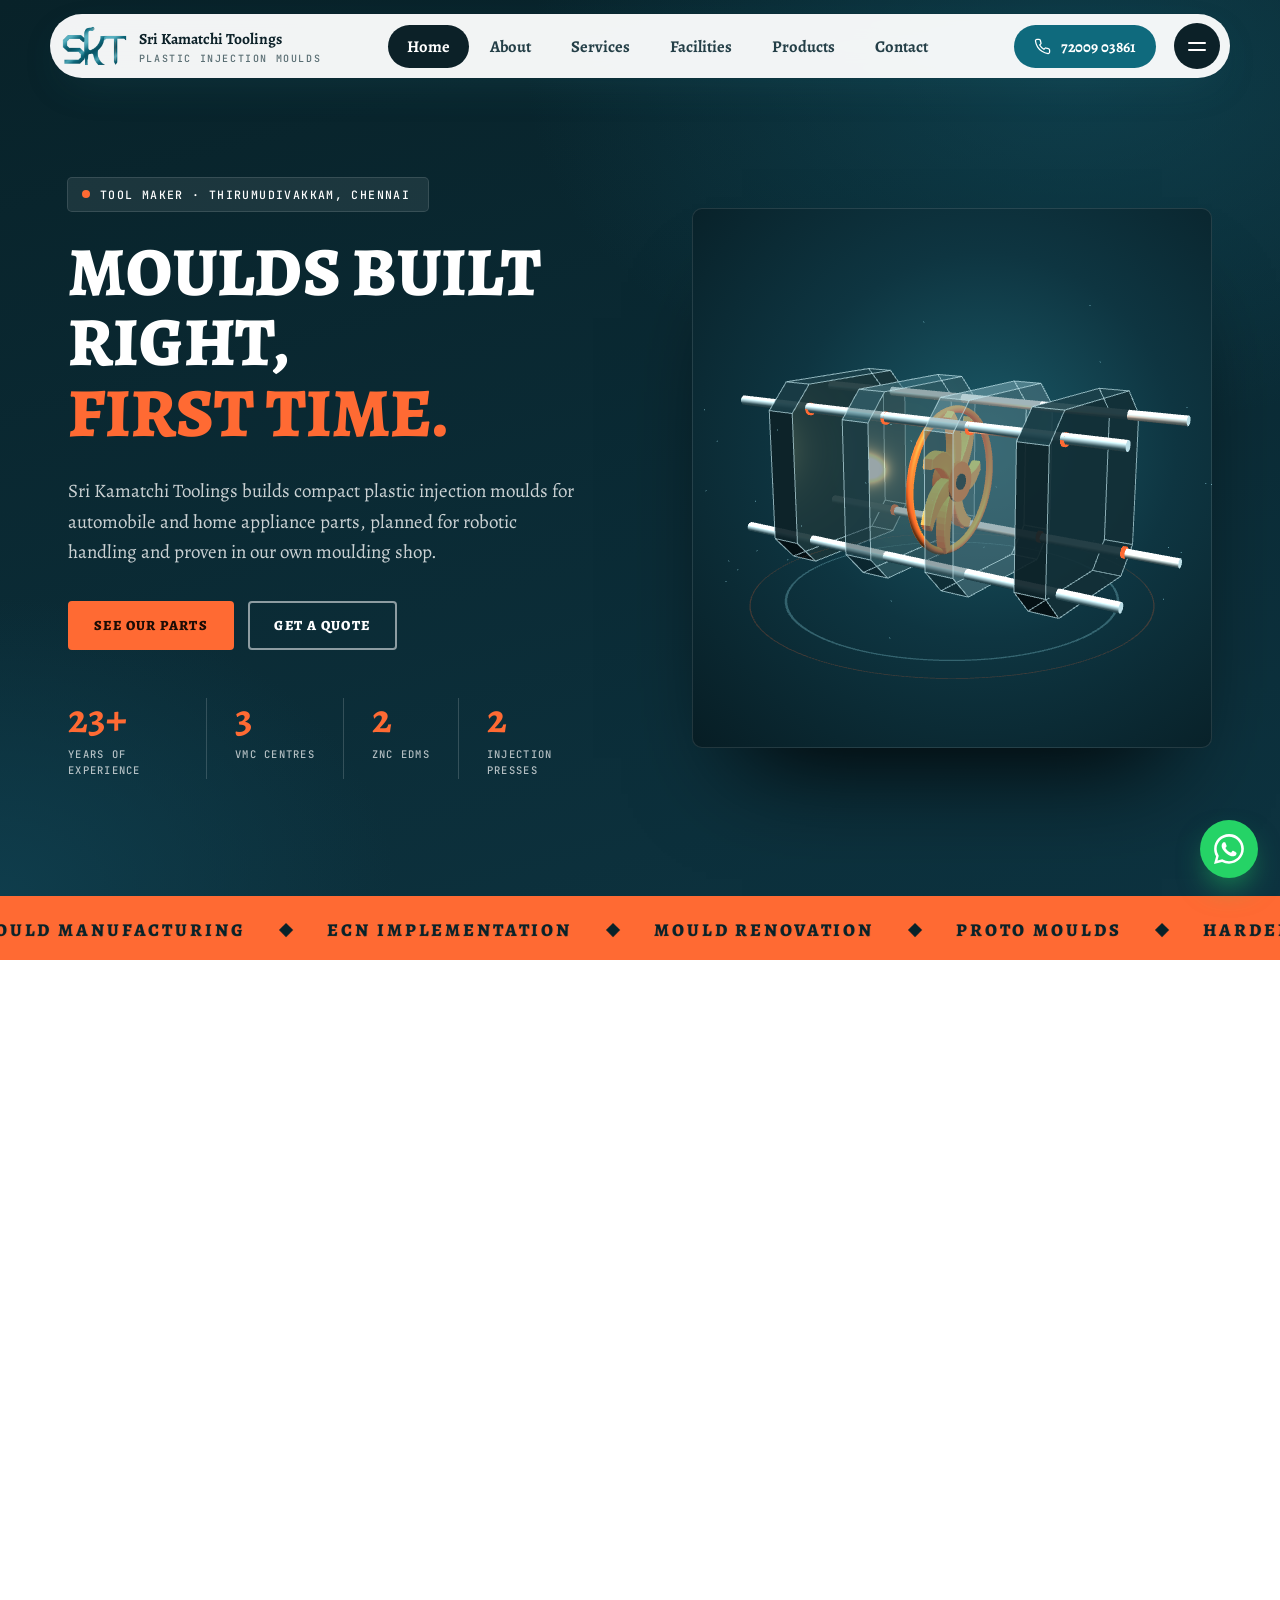
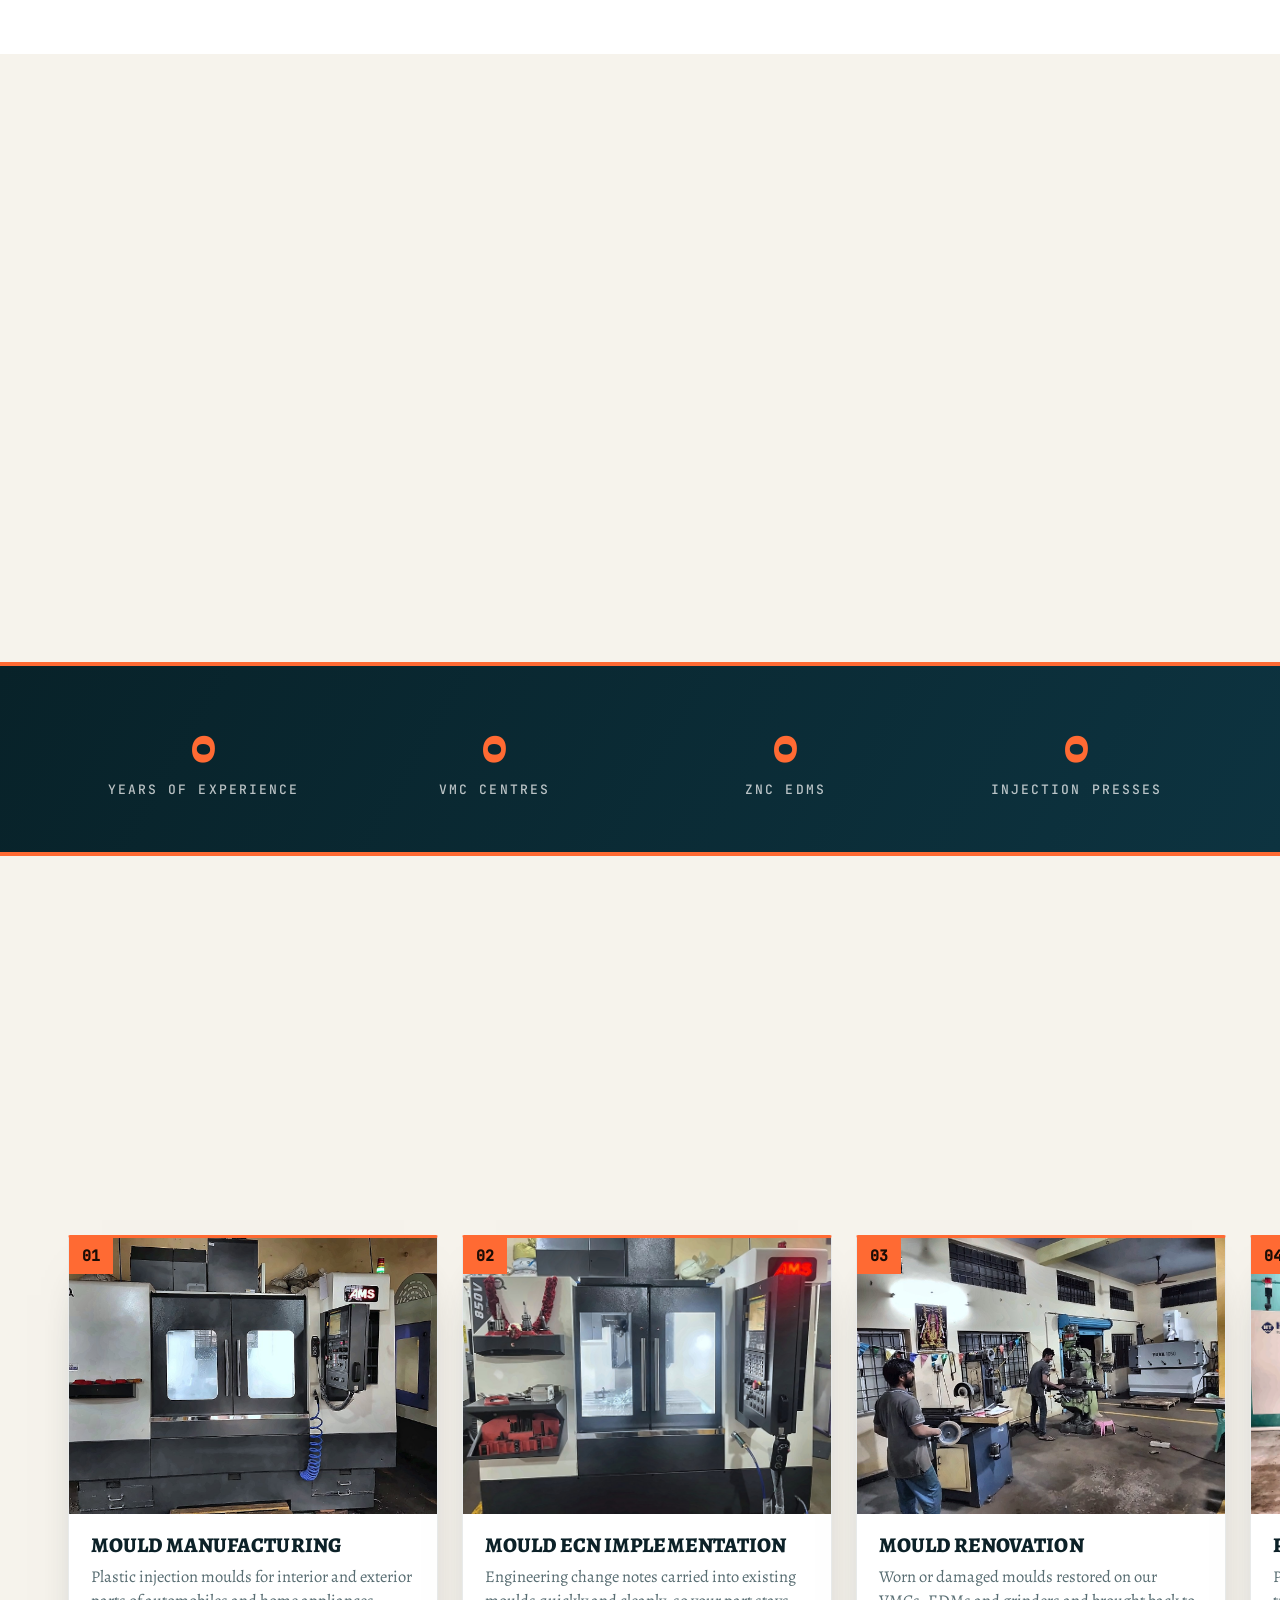
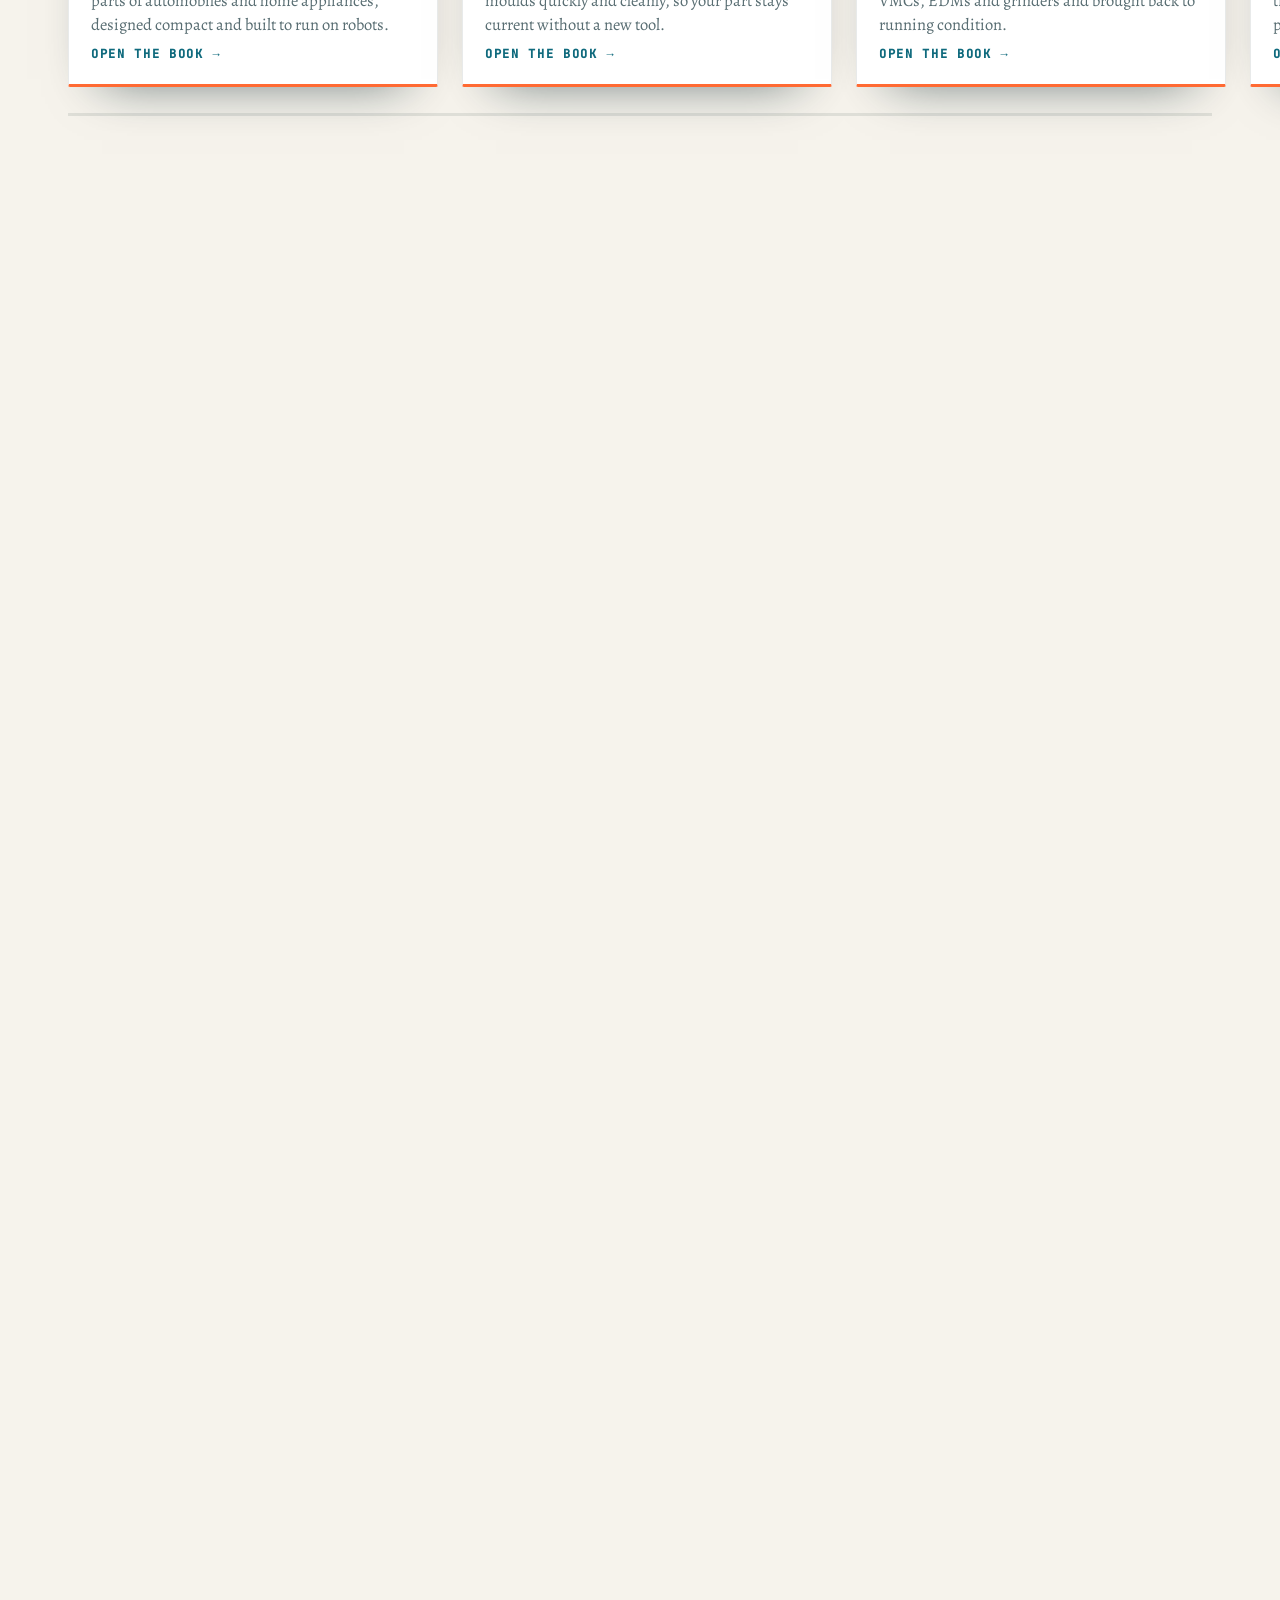
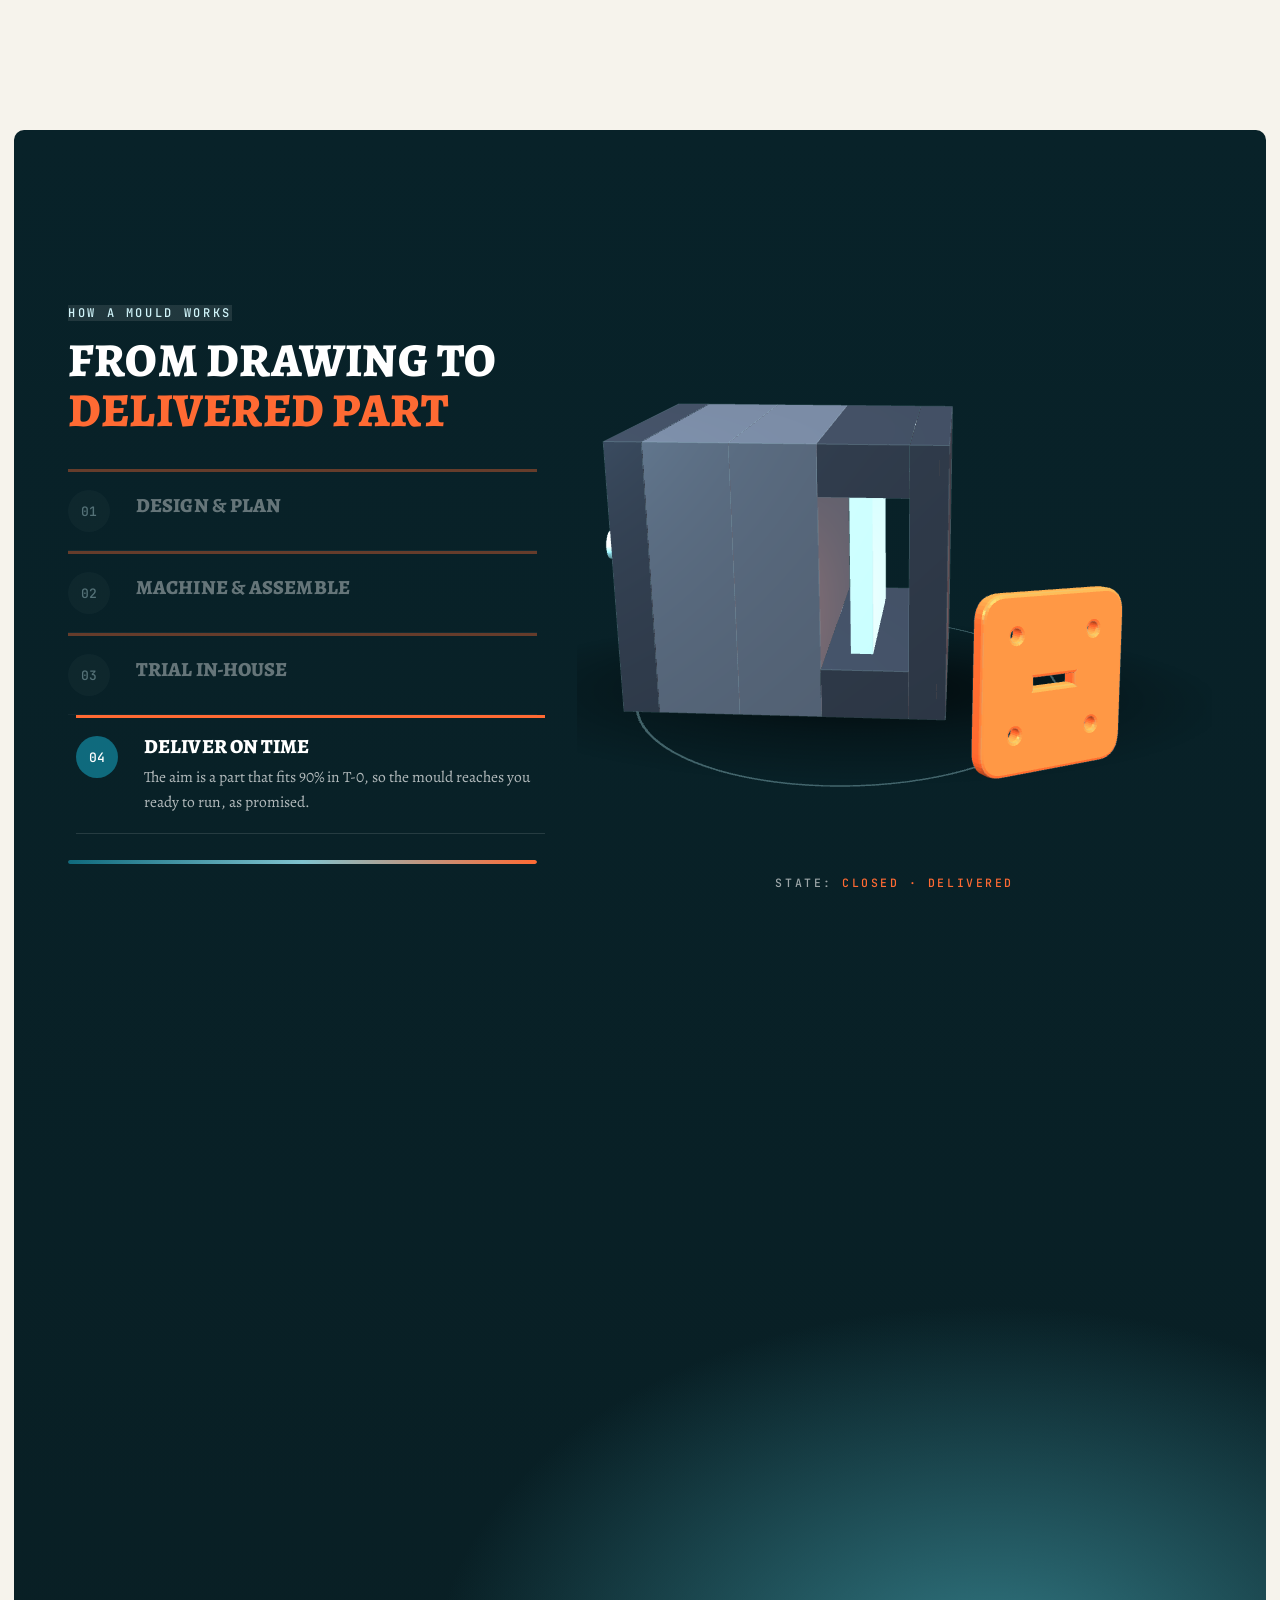
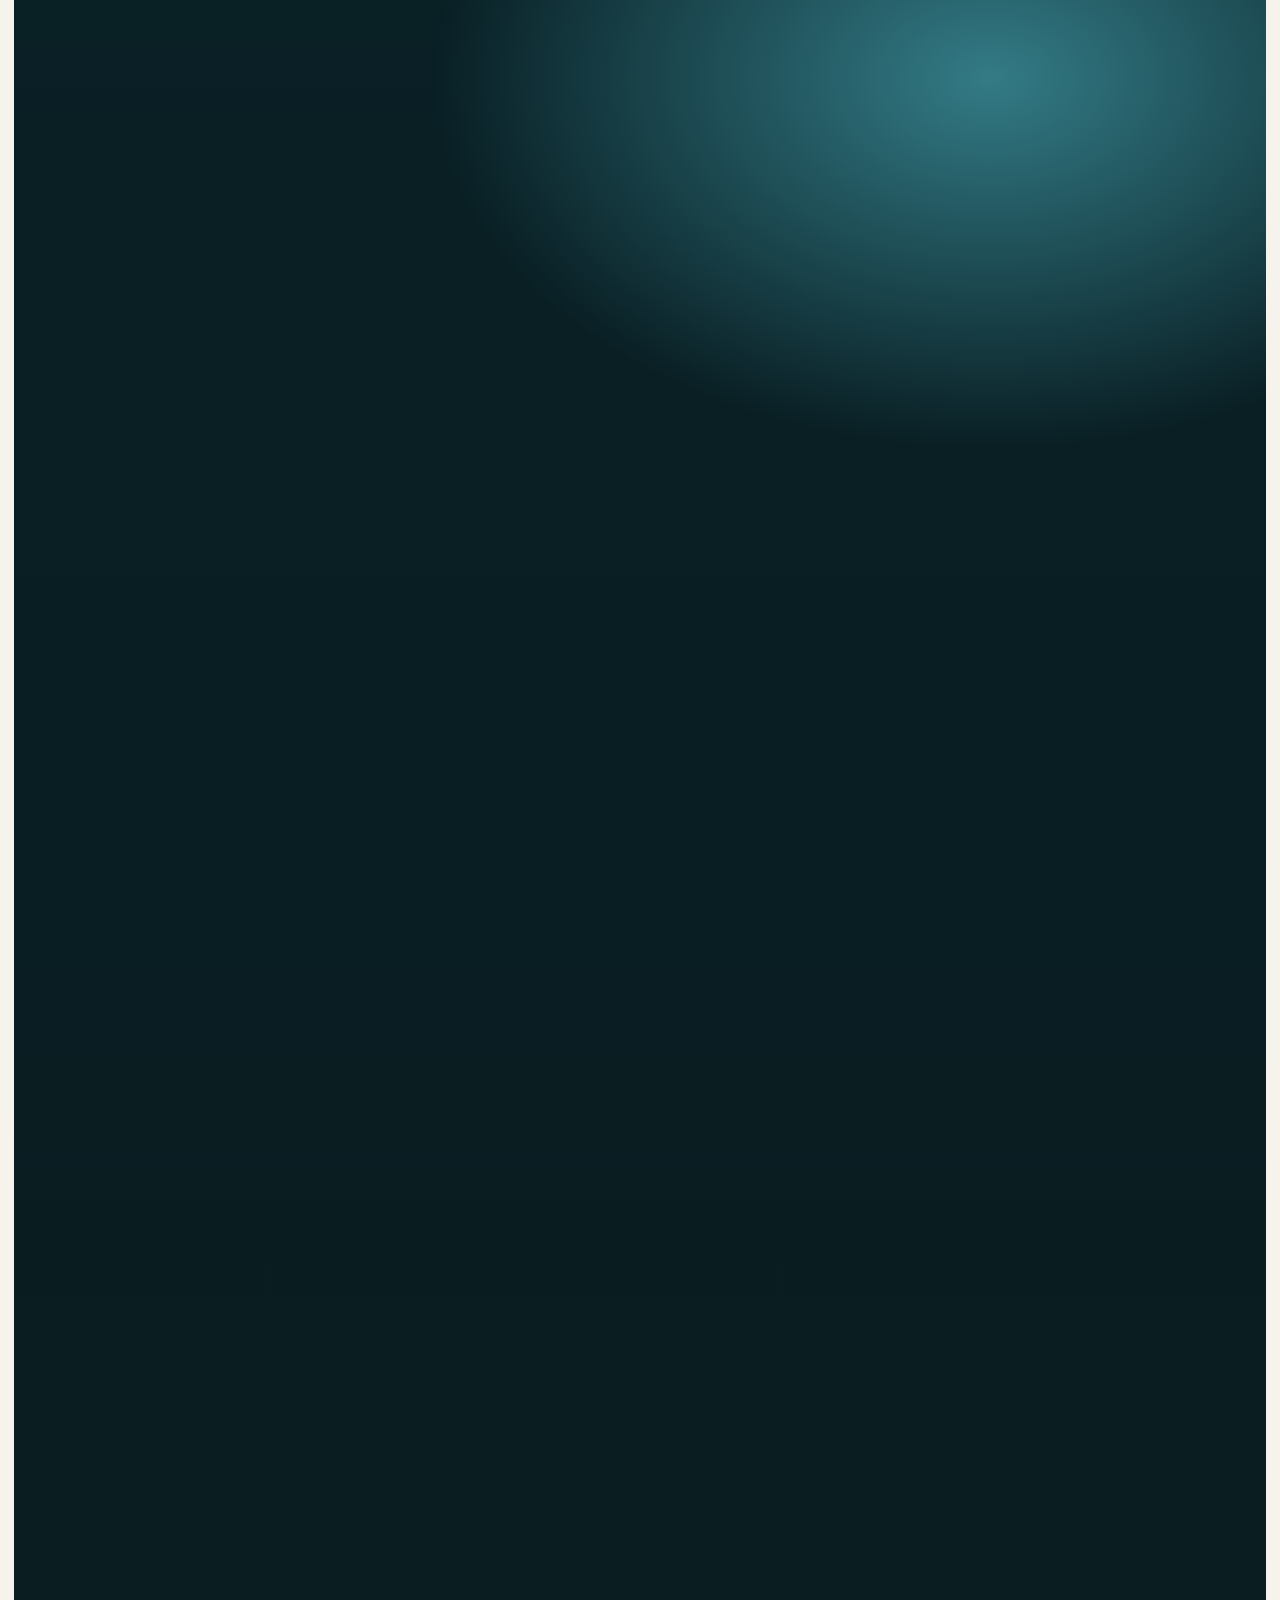
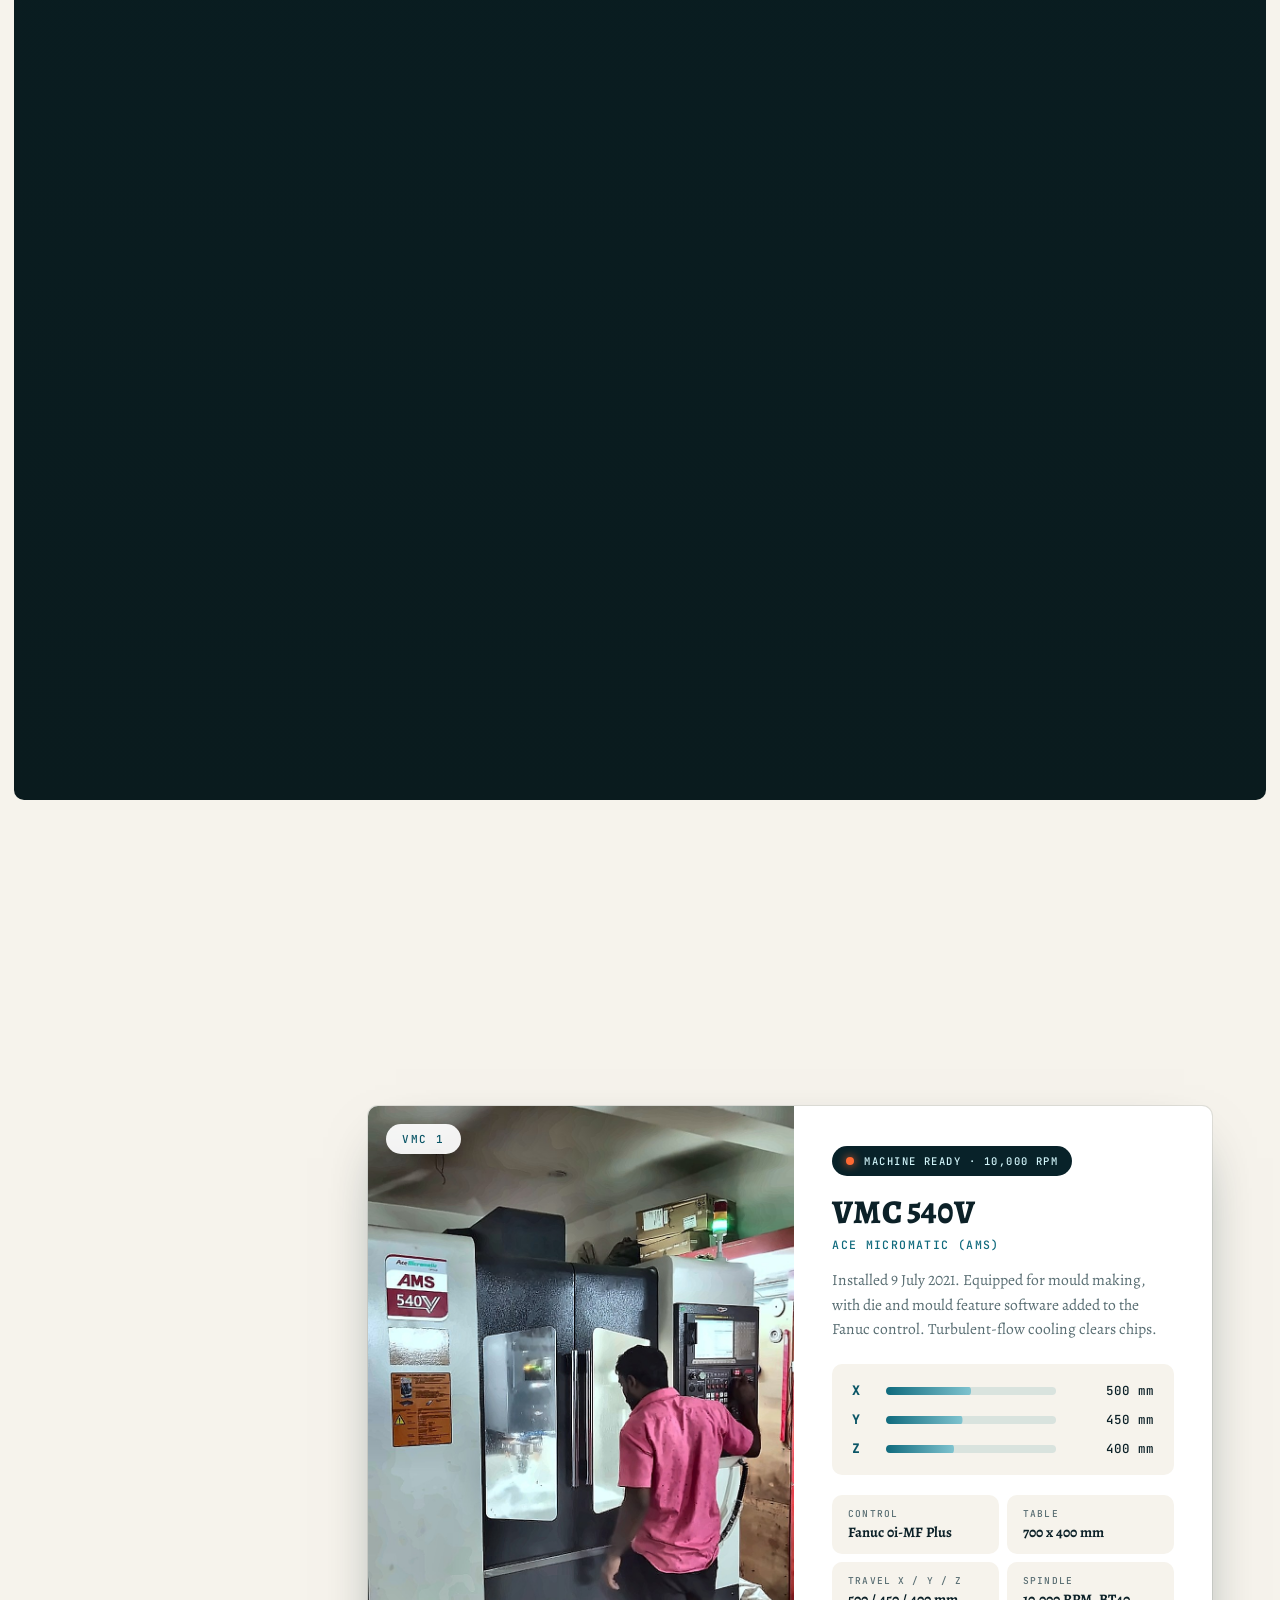
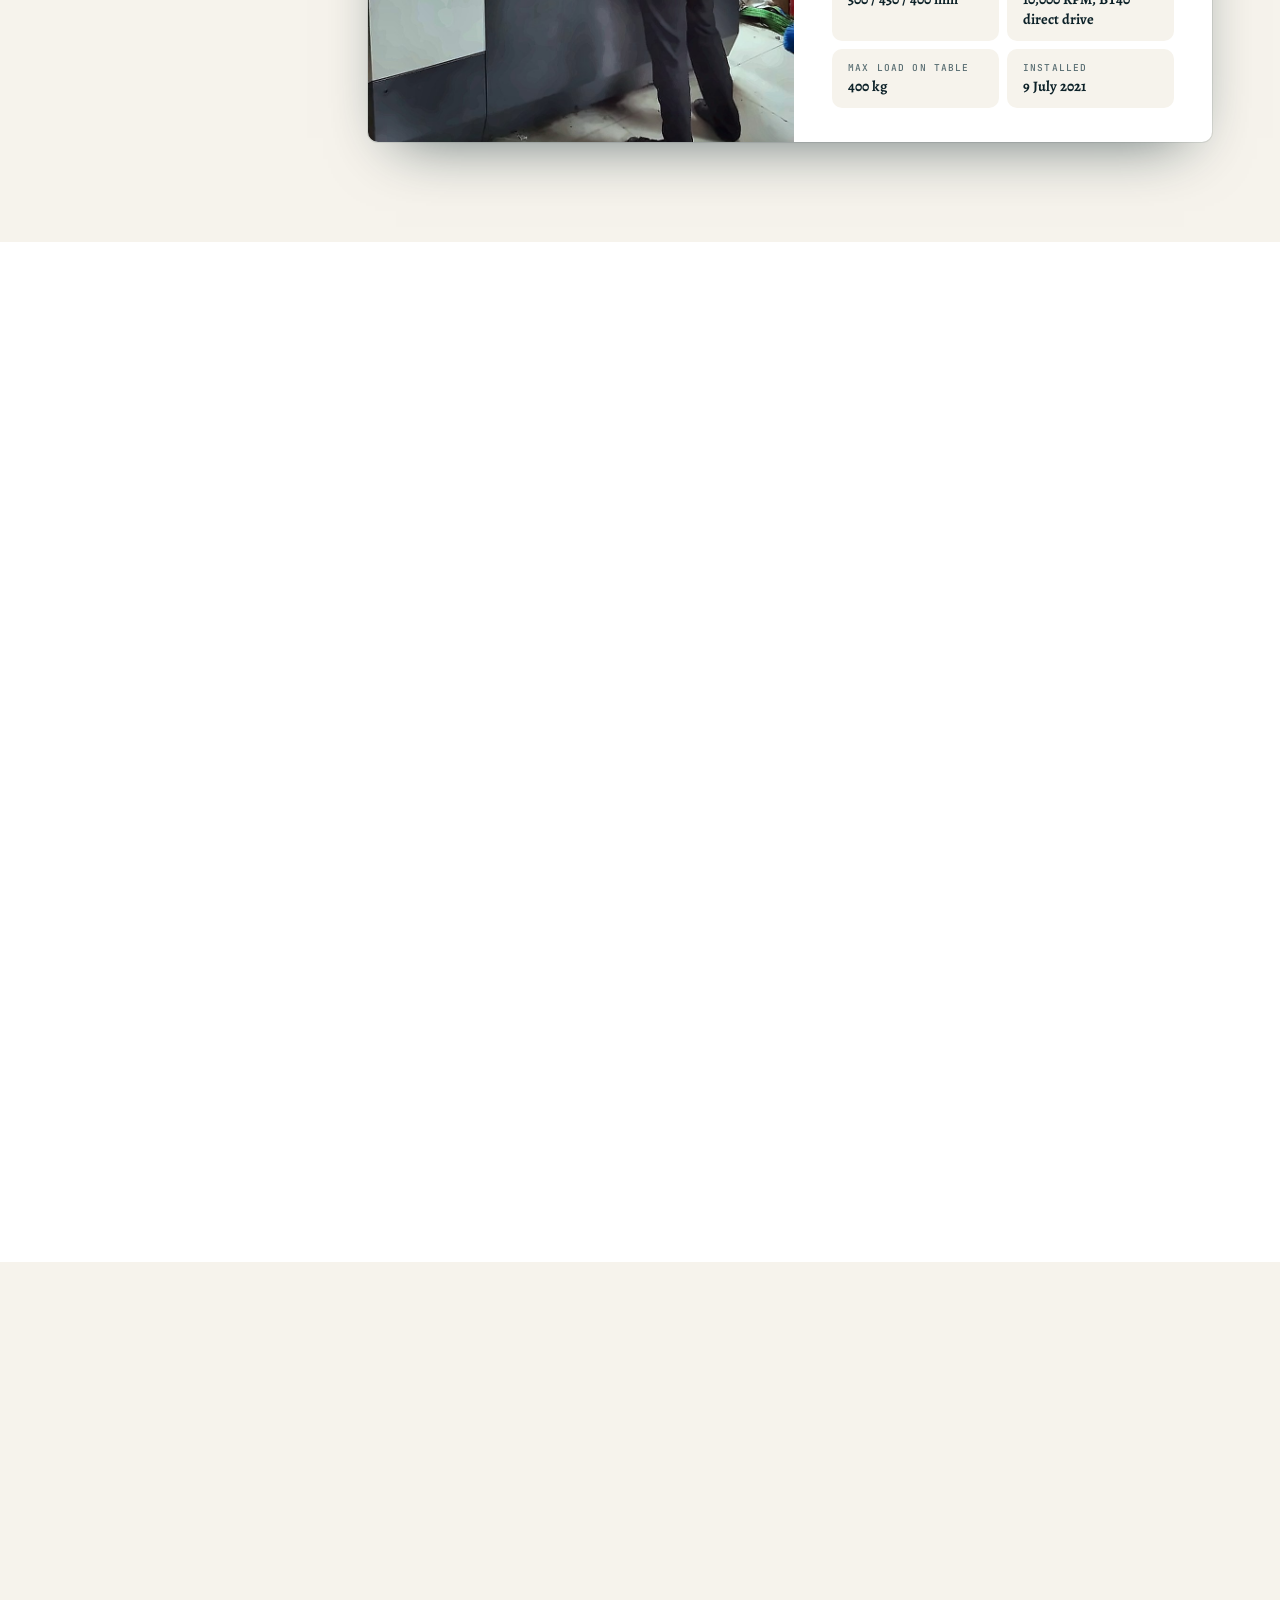
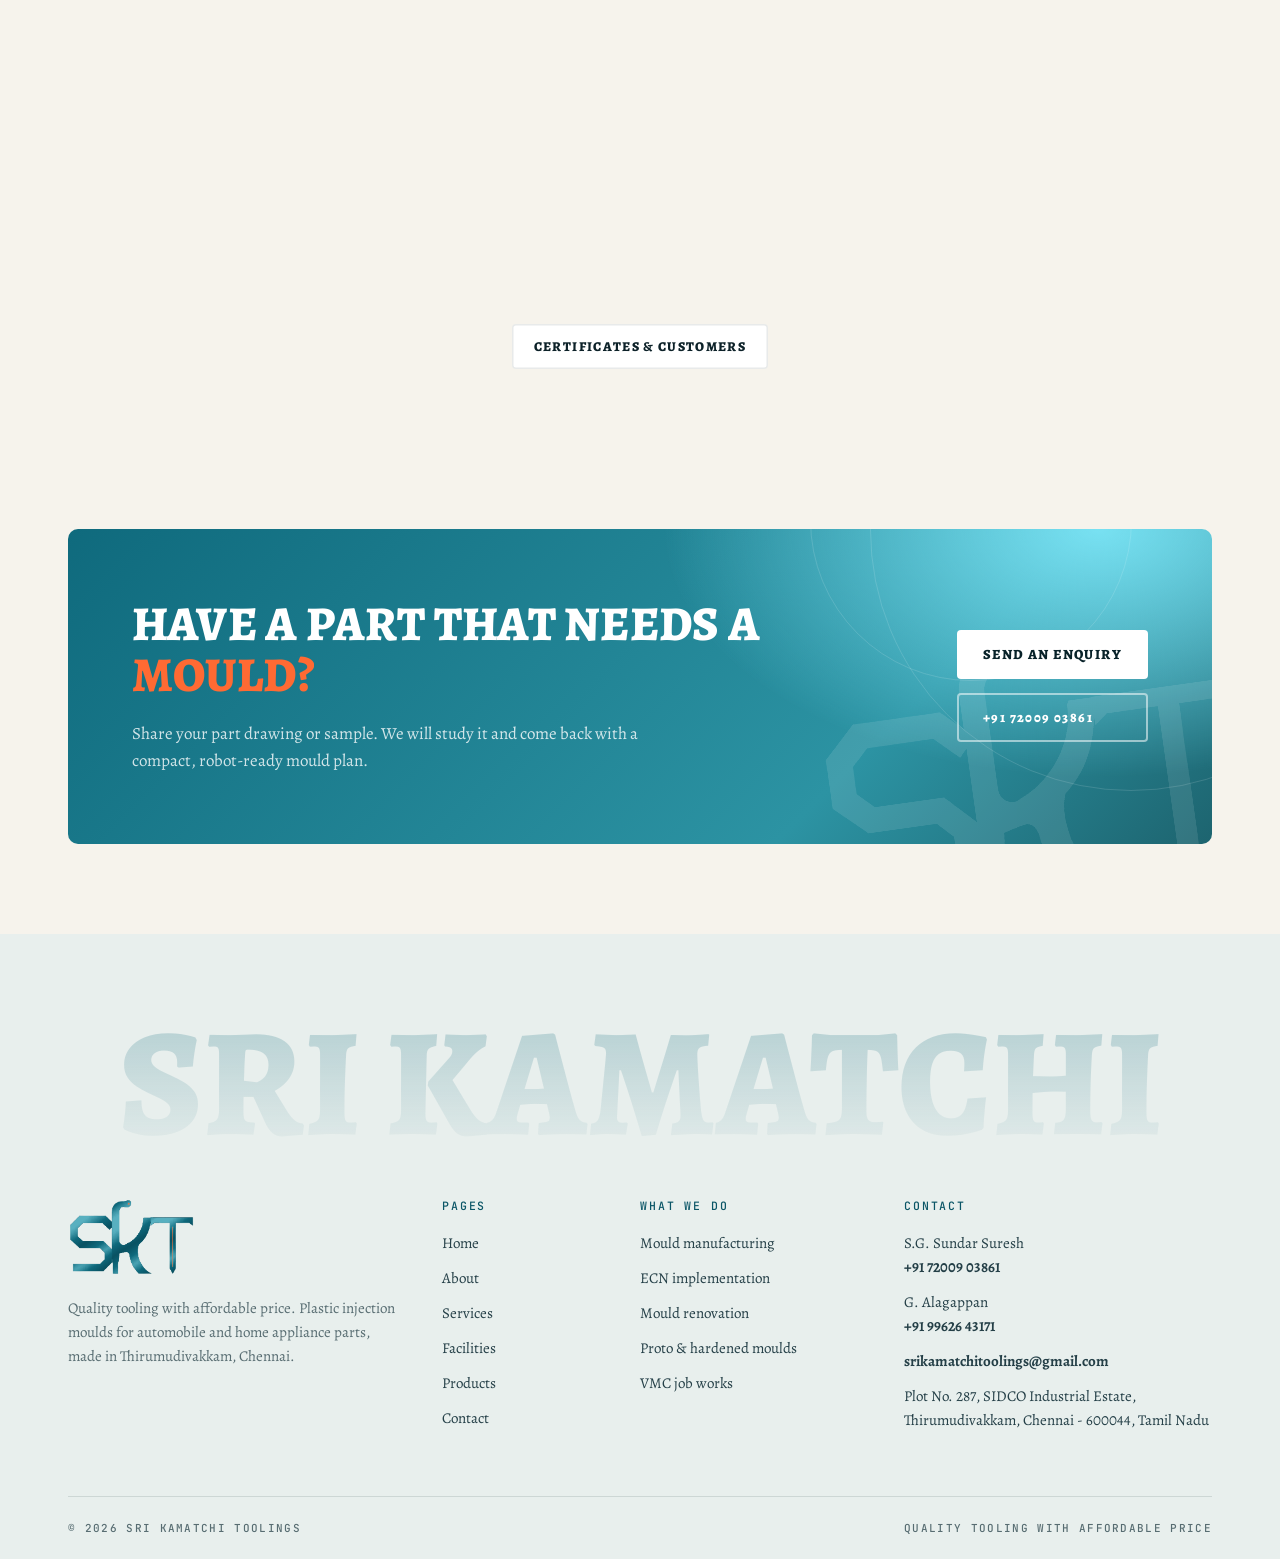
<file: index.html>
<!doctype html><html lang="en"><head><meta charset="utf-8"><meta name="viewport" content="width=device-width,initial-scale=1"><title>Sri Kamatchi Toolings | Plastic injection mould maker, Chennai</title><meta name="description" content="Sri Kamatchi Toolings makes compact plastic injection moulds for automobile and home appliance parts in Thirumudivakkam, Chennai. In-house VMC, EDM and injection moulding."><meta name="theme-color" content="#f5f9fa"><link rel="icon" href="img/logo.png"><link rel="preload" href="fonts/alegreya.woff2" as="font" type="font/woff2" crossorigin><link rel="preload" href="fonts/manrope.woff2" as="font" type="font/woff2" crossorigin><script>document.documentElement.classList.add('js');try{if(sessionStorage.getItem('skt-seen')==='1')document.documentElement.classList.add('quick')}catch(e){}</script><link rel="stylesheet" href="css/style.css?v=9"><link rel="stylesheet" href="css/theme.css?v=2"></head><body><div id="ld" aria-label="Loading"><div class="lh l"></div><div class="lh r"></div><div class="lc"><div class="lcw"><canvas aria-hidden="true"></canvas><div class="lt"><small>Welcome to</small><img src="img/logo.png" alt="Sri Kamatchi Toolings"><em>Plastic injection moulds</em><i></i></div></div></div></div><header id="hd"><div class="hd"><a class="logo" href="index.html" aria-label="Sri Kamatchi Toolings home"><img src="img/logo.png" alt="SKT logo" width="65" height="40"><div><b>Sri Kamatchi Toolings</b><small>Plastic injection moulds</small></div></a><nav aria-label="Main"><i class="pill"></i><a href="index.html" class="on">Home</a><a href="about.html">About</a><a href="services.html">Services</a><a href="facilities.html">Facilities</a><a href="products.html">Products</a><a href="contact.html">Contact</a></nav><a class="hcall" href="tel:+917200903861" aria-label="Call +91 72009 03861"><svg viewBox="0 0 24 24" fill="none" stroke="currentColor" stroke-width="1.8" stroke-linecap="round" stroke-linejoin="round" aria-hidden="true"><path d="M22 16.9v3a2 2 0 0 1-2.2 2 19.8 19.8 0 0 1-8.6-3.1 19.5 19.5 0 0 1-6-6A19.8 19.8 0 0 1 2.1 4.2 2 2 0 0 1 4.1 2h3a2 2 0 0 1 2 1.7c.1 1 .4 1.9.7 2.8a2 2 0 0 1-.5 2.1L8 9.9a16 16 0 0 0 6 6l1.3-1.3a2 2 0 0 1 2.1-.4c.9.3 1.8.6 2.8.7a2 2 0 0 1 1.7 2z"/></svg><span>72009 03861</span></a><button class="bg" aria-label="Menu" aria-expanded="false"><i></i><i></i></button></div></header><div id="mm"><a class="mi on" href="index.html">Home</a><a class="mi" href="about.html">About</a><a class="mi" href="services.html">Services</a><a class="mi" href="facilities.html">Facilities</a><a class="mi" href="products.html">Products</a><a class="mi" href="contact.html">Contact</a><div class="mf">Call <a href="tel:+917200903861">+91 72009 03861</a><br><a href="mailto:srikamatchitoolings@gmail.com">srikamatchitoolings@gmail.com</a></div></div><nav class="bn" aria-label="Quick"><a href="index.html" class="on"><svg viewBox="0 0 24 24" fill="none" stroke="currentColor" stroke-width="1.8" stroke-linecap="round" stroke-linejoin="round" aria-hidden="true"><path d="M3 11.5 12 4l9 7.5V20a1 1 0 0 1-1 1h-5v-6H9v6H4a1 1 0 0 1-1-1z"/></svg><span>Home</span></a><a href="about.html"><svg viewBox="0 0 24 24" fill="none" stroke="currentColor" stroke-width="1.8" stroke-linecap="round" stroke-linejoin="round" aria-hidden="true"><circle cx="9" cy="8" r="3.2"/><path d="M3 20c0-3.3 2.7-6 6-6s6 2.7 6 6"/><circle cx="17.5" cy="9" r="2.5"/><path d="M17 14.2c2.4.3 4.2 2.3 4.2 4.8"/></svg><span>About</span></a><a href="services.html"><svg viewBox="0 0 24 24" fill="none" stroke="currentColor" stroke-width="1.8" stroke-linecap="round" stroke-linejoin="round" aria-hidden="true"><path d="M4 5.5A1.5 1.5 0 0 1 5.5 4H11v16H5.5A1.5 1.5 0 0 1 4 18.5z"/><path d="M20 5.5A1.5 1.5 0 0 0 18.5 4H13v16h5.500a1.500 1.500 0 0 0 1.500-1.500z"/></svg><span>Services</span></a><a href="facilities.html"><svg viewBox="0 0 24 24" fill="none" stroke="currentColor" stroke-width="1.8" stroke-linecap="round" stroke-linejoin="round" aria-hidden="true"><circle cx="12" cy="12" r="3"/><circle cx="12" cy="12" r="6.6"/><path d="M12 2v3M12 19v3M2 12h3M19 12h3M4.9 4.9 7 7M17 17l2.1 2.1M4.9 19.1 7 17M17 7l2.1-2.1"/></svg><span>Facilities</span></a><a href="products.html"><svg viewBox="0 0 24 24" fill="none" stroke="currentColor" stroke-width="1.8" stroke-linecap="round" stroke-linejoin="round" aria-hidden="true"><path d="m12 3 8 4.5v9L12 21l-8-4.5v-9z"/><path d="m4 7.5 8 4.5 8-4.5M12 12v9"/></svg><span>Products</span></a><a href="contact.html"><svg viewBox="0 0 24 24" fill="none" stroke="currentColor" stroke-width="1.8" stroke-linecap="round" stroke-linejoin="round" aria-hidden="true"><path d="M22 16.9v3a2 2 0 0 1-2.2 2 19.8 19.8 0 0 1-8.6-3.1 19.5 19.5 0 0 1-6-6A19.8 19.8 0 0 1 2.1 4.2 2 2 0 0 1 4.1 2h3a2 2 0 0 1 2 1.7c.1 1 .4 1.9.7 2.8a2 2 0 0 1-.5 2.1L8 9.9a16 16 0 0 0 6 6l1.3-1.3a2 2 0 0 1 2.1-.4c.9.3 1.8.6 2.8.7a2 2 0 0 1 1.7 2z"/></svg><span>Contact</span></a></nav><section class="hero"><div class="wrap"><div><span class="tag"><i></i>Tool maker &middot; Thirumudivakkam, Chennai</span><h1><span>Moulds built</span><span>right, <em class="hl" style="font-style:normal">first time.</em></span></h1><p class="lead">Sri Kamatchi Toolings builds compact plastic injection moulds for automobile and home appliance parts, planned for robotic handling and proven in our own moulding shop.</p><div class="bts"><a class="btn" href="products.html">See our parts</a><a class="btn gh" href="contact.html">Get a quote</a></div><div class="ro"><div><b data-n="23" data-s="+">0</b><span>Years of experience</span></div><div><b data-n="3">0</b><span>VMC centres</span></div><div><b data-n="2">0</b><span>ZNC EDMs</span></div><div><b data-n="2">0</b><span>Injection presses</span></div></div></div><div class="hx"><div class="hx3" id="hx3" role="img" aria-label="3D animation of a steel mould opening to reveal a fan part and then closing"></div></div></div></section><div class="mq" aria-label="Our services"><div class="tr"><span>Mould manufacturing</span><span>ECN implementation</span><span>Mould renovation</span><span>Proto moulds</span><span>Hardened moulds</span><span>Critical techniques</span><span>VMC job works</span></div></div><section class="s paper"><div class="wrap two"><div class="collage rv"><img class="c1" src="img/floor-gantry.jpg" alt="SKT shop floor with gantry crane" loading="lazy"><div class="badge" aria-hidden="true"><svg viewBox="0 0 150 150"><defs><path id="bp" d="M75 75m-58 0a58 58 0 1 1 116 0a58 58 0 1 1-116 0"/></defs><text><textPath href="#bp" textLength="356" lengthAdjust="spacing">YEARS IN MOULD MAKING &#183; SINCE 2021 &#183; </textPath></text></svg><b>23<sup>+</sup></b></div><img class="c2" src="img/vmc3.jpg" alt="VMC 3 machining centre" loading="lazy"></div><div><div class="eb">About us</div><h2>A tool room built by <span class="hl">tool makers.</span></h2><p class="sub">Started in 2021 in Thirumudivakkam by a tool-room professional with over 23 years in mould making, Sri Kamatchi Toolings focuses on compact mould design, moulds planned for robotic handling, and continual improvement in the skill of moulds.</p><div class="nums"><div><b data-n="2021">0</b><span>Year founded</span></div><div><b data-n="2200" data-c="1">0</b><span>Sq. ft. shop floor</span></div><div><b data-n="2" data-s=" T">0</b><span>Gantry crane</span></div></div><div class="bts" style="margin-top:34px"><a class="btn dk" href="about.html">Our story</a><a class="lnk" href="facilities.html">Machines</a></div></div></div></section><section class="s vmv"><div class="wrap"><div class="sh c"><h2>Vision, mission &amp; <span class="hl">values</span></h2></div><div class="vm-g rv"><article class="vm" data-open="1"><button class="vm-h" type="button" aria-expanded="true"><span>Our Vision</span><i aria-hidden="true"></i></button><div class="vm-b"><p class="q">&ldquo;Quality Tooling with Affordable Price&rdquo;</p><ul><li>Manufacturer of plastic injection moulds</li><li>High quality, every time</li><li>Delivery on time</li><li>Continuous business with delighted customers</li></ul></div></article><article class="vm" data-open="1"><button class="vm-h" type="button" aria-expanded="true"><span>Our Mission</span><i aria-hidden="true"></i></button><div class="vm-b"><p class="q">First time right, superior part quality.</p><ul><li>90% fit, dimensionally and aesthetically, in T-0</li><li>Adhere to customer commitments</li><li>Superior part quality</li><li>Continual improvement by seeking professionalism in all activities</li></ul></div></article><article class="vm" data-open="1"><button class="vm-h" type="button" aria-expanded="true"><span>Our Values</span><i aria-hidden="true"></i></button><div class="vm-b"><p class="q">People and process, held together.</p><ul><li>Team work and leadership</li><li>Supplier relationship</li><li>Process approach</li><li>People involvement</li><li>Customer focus</li></ul></div></article></div></div></section><section class="stb"><div class="wrap"><div><b data-n="23" data-s="+">0</b><span>Years of experience</span></div><div><b data-n="3">0</b><span>VMC centres</span></div><div><b data-n="2">0</b><span>ZNC EDMs</span></div><div><b data-n="2">0</b><span>Injection presses</span></div></div></section><section class="wd" id="wd"><div class="wd-pin"><div class="wrap"><div class="sh2"><div><h2>What we <span class="hl">do</span></h2></div><p class="sub">From a part drawing to a proven mould, plus the work that keeps running moulds in production.</p></div></div><div class="wd-tr" id="wd-tr"><div class="wd-row"><a class="wd-c" href="services.html#book-1"><div class="wd-i"><img src="img/vmc2.jpg" alt="Mould manufacturing" loading="lazy"><b>01</b></div><div class="wd-t"><h3>Mould manufacturing</h3><p>Plastic injection moulds for interior and exterior parts of automobiles and home appliances, designed compact and built to run on robots.</p><span>Open the book &rarr;</span></div></a><a class="wd-c" href="services.html#book-2"><div class="wd-i"><img src="img/vmc3.jpg" alt="Mould ECN implementation" loading="lazy"><b>02</b></div><div class="wd-t"><h3>Mould ECN implementation</h3><p>Engineering change notes carried into existing moulds quickly and cleanly, so your part stays current without a new tool.</p><span>Open the book &rarr;</span></div></a><a class="wd-c" href="services.html#book-3"><div class="wd-i"><img src="img/floor3.jpg" alt="Mould renovation" loading="lazy"><b>03</b></div><div class="wd-t"><h3>Mould renovation</h3><p>Worn or damaged moulds restored on our VMCs, EDMs and grinders and brought back to running condition.</p><span>Open the book &rarr;</span></div></a><a class="wd-c" href="services.html#book-4"><div class="wd-i"><img src="img/inj-2.jpg" alt="Proto moulds" loading="lazy"><b>04</b></div><div class="wd-t"><h3>Proto moulds</h3><p>Prototype tools to prove a part design early, with trials on our own press or trusted partner presses from 80 T to 450 T.</p><span>Open the book &rarr;</span></div></a><a class="wd-c" href="services.html#book-5"><div class="wd-i"><img src="img/mill.jpg" alt="Hardened moulds" loading="lazy"><b>05</b></div><div class="wd-t"><h3>Hardened moulds</h3><p>Moulds made from hardened steel for long production runs, with heat treatment and texturing through trusted partners.</p><span>Open the book &rarr;</span></div></a><a class="wd-c" href="services.html#book-6"><div class="wd-i"><img src="img/edm-room.jpg" alt="Critical techniques" loading="lazy"><b>06</b></div><div class="wd-t"><h3>Critical techniques</h3><p>Mechanisms that need care, such as unscrewing moulds and rack-and-pinion concepts for threaded and complex parts.</p><span>Open the book &rarr;</span></div></a><a class="wd-c" href="services.html#book-7"><div class="wd-i"><img src="img/vmc1.jpg" alt="VMC job works" loading="lazy"><b>07</b></div><div class="wd-t"><h3>VMC job works</h3><p>Spare machining capacity on three modern VMCs with Fanuc controls, available for outside jobs.</p><span>Open the book &rarr;</span></div></a></div></div><div class="wd-bar"><i id="wd-bar"></i></div></div></section><section id="flow"><div class="pin"><div class="wrap"><div><div class="eb">How a mould works</div><h2>From drawing to <span class="hl">delivered part</span></h2><div class="stps"><div class="stp"><b>01</b><h4>Design &amp; plan</h4><p>Compact mould design, with the part, gate and cooling planned for robotic take-out before steel is cut.</p></div><div class="stp"><b>02</b><h4>Machine &amp; assemble</h4><p>Cavity and core are machined on our VMCs, burned on EDM, ground and fitted on our 2 ton crane floor.</p></div><div class="stp"><b>03</b><h4>Trial in-house</h4><p>The mould opens, the ejector pins push the part off the core, and we check dimensions and looks on our own press.</p></div><div class="stp"><b>04</b><h4>Deliver on time</h4><p>The aim is a part that fits 90% in T-0, so the mould reaches you ready to run, as promised.</p></div></div><div class="pbar"><i></i></div></div><div class="mv" id="mv"><div class="state">State: <b>Closed</b></div></div></div></div></section><section class="s"><div class="wrap"><div class="sh2"><div><div class="eb">The machine floor</div><h2>Machines that do <span class="hl">the work</span></h2><p class="sub">Modern VMCs, ZNC EDMs and two injection presses, all under one roof.</p></div><a class="lnk" href="facilities.html">Full facilities</a></div><div class="hmi"><div class="mlist"><button type="button"><small>VMC 1</small>VMC 540V</button><button type="button"><small>VMC 2</small>AMS 1060V</button><button type="button"><small>VMC 3</small>AMS 850V</button><button type="button"><small>EDM x 2</small>ZNC EDM</button><button type="button"><small>Added Mar 2025</small>250 T Injection Moulding</button><button type="button"><small>Added Jun 2026</small>Injection Moulding Machine 2</button></div><div><article class="mp"><div class="im"><img alt="VMC 540V" loading="lazy" src="img/vmc1.jpg"/><span class="st">VMC 1</span></div><div class="bd"><div class="scr">Machine ready · 10,000 RPM</div><h3>VMC 540V</h3><div class="by">Ace Micromatic (AMS)</div><p class="nt">Installed 9 July 2021. Equipped for mould making, with die and mould feature software added to the Fanuc control. Turbulent-flow cooling clears chips.</p><div class="ax"><div><b>X</b><em style="--w:0.500"><i></i></em><span data-v="500">0 mm</span></div><div><b>Y</b><em style="--w:0.450"><i></i></em><span data-v="450">0 mm</span></div><div><b>Z</b><em style="--w:0.400"><i></i></em><span data-v="400">0 mm</span></div></div><div class="sp"><div><small>Control</small><b>Fanuc 0i-MF Plus</b></div><div><small>Table</small><b>700 x 400 mm</b></div><div><small>Travel X / Y / Z</small><b>500 / 450 / 400 mm</b></div><div><small>Spindle</small><b>10,000 RPM, BT40 direct drive</b></div><div><small>Max load on table</small><b>400 kg</b></div><div><small>Installed</small><b>9 July 2021</b></div></div></div></article><article class="mp"><div class="im"><img alt="AMS 1060V" loading="lazy" src="img/vmc2.jpg"/><span class="st">VMC 2</span></div><div class="bd"><div class="scr">Machine ready · 12,000 RPM</div><h3>AMS 1060V</h3><div class="by">2024 June model</div><p class="nt">The big-bed machine for large cavities and cores, with a spindle chiller to hold accuracy on long cuts.</p><div class="ax"><div><b>X</b><em style="--w:1.000"><i></i></em><span data-v="1000">0 mm</span></div><div><b>Y</b><em style="--w:0.630"><i></i></em><span data-v="630">0 mm</span></div><div><b>Z</b><em style="--w:0.600"><i></i></em><span data-v="600">0 mm</span></div></div><div class="sp"><div><small>Control</small><b>Fanuc 0i-MF Plus</b></div><div><small>Table</small><b>1200 x 600 mm</b></div><div><small>Travel X / Y / Z</small><b>1000 / 630 / 600 mm</b></div><div><small>Spindle</small><b>12,000 RPM, BT40, spindle chiller</b></div><div><small>Max load on table</small><b>800 kg</b></div><div><small>Model year</small><b>June 2024</b></div></div></div></article><article class="mp"><div class="im"><img alt="AMS 850V" loading="lazy" src="img/vmc3.jpg"/><span class="st">VMC 3</span></div><div class="bd"><div class="scr">Machine ready · 10,000 RPM</div><h3>AMS 850V</h3><div class="by">2024 December model</div><p class="nt">Mid-size machining centre equipped for mould making, with die and mould features in the control.</p><div class="ax"><div><b>X</b><em style="--w:0.800"><i></i></em><span data-v="800">0 mm</span></div><div><b>Y</b><em style="--w:0.510"><i></i></em><span data-v="510">0 mm</span></div><div><b>Z</b><em style="--w:0.510"><i></i></em><span data-v="510">0 mm</span></div></div><div class="sp"><div><small>Control</small><b>Fanuc 0i-MF Plus</b></div><div><small>Table</small><b>1000 x 500 mm</b></div><div><small>Travel X / Y / Z</small><b>800 / 510 / 510 mm</b></div><div><small>Spindle</small><b>10,000 RPM, BT40</b></div><div><small>Max load on table</small><b>500 kg</b></div><div><small>Model year</small><b>December 2024</b></div></div></div></article><article class="mp"><div class="im"><img alt="ZNC EDM" loading="lazy" src="img/edm.jpg"/><span class="st">EDM x 2</span></div><div class="bd"><div class="scr">Machine ready · 1.5 ton</div><h3>ZNC EDM</h3><div class="by">Electronica</div><p class="nt">Two ZNC EDM machines for burning deep ribs, sharp corners and inserts that milling cannot reach.</p><div class="ax"><div><b>X</b><em style="--w:0.600"><i></i></em><span data-v="600">0 mm</span></div><div><b>Y</b><em style="--w:0.450"><i></i></em><span data-v="450">0 mm</span></div><div><b>Z</b><em style="--w:0.450"><i></i></em><span data-v="450">0 mm</span></div></div><div class="sp"><div><small>Brand</small><b>Electronica</b></div><div><small>Quantity</small><b>2 machines (ZNC)</b></div><div><small>Table</small><b>1000 x 500 mm</b></div><div><small>Travel X / Y / Z</small><b>600 / 450 / 450 mm</b></div><div class="wide"><small>Work load</small><b>1.5 ton</b></div></div></div></article><article class="mp"><div class="im"><img alt="250 T Injection Moulding" loading="lazy" src="img/inj250.jpg"/><span class="st">Added Mar 2025</span></div><div class="bd"><div class="scr">Machine ready · 790 g shot</div><h3>250 T Injection Moulding</h3><div class="by">In-house trial &amp; production</div><p class="nt">Our own moulding machine, so every mould is tried and tuned in-house before it ships. Bars show tie-bar spacing and maximum mould height.</p><div class="ax"><div><b>X</b><em style="--w:0.713"><i></i></em><span data-v="570">0 mm</span></div><div><b>Y</b><em style="--w:0.713"><i></i></em><span data-v="570">0 mm</span></div><div><b>H</b><em style="--w:0.963"><i></i></em><span data-v="770">0 mm</span></div></div><div class="sp"><div><small>Tie bar</small><b>570 x 570 mm</b></div><div><small>Mould height</small><b>220 - 770 mm</b></div><div><small>Shot weight</small><b>790 grams</b></div><div><small>Barrel</small><b>Bimetallic, GF30% ready</b></div><div><small>Sequential valve gate</small><b>4 valves</b></div><div><small>Core pulling / air ejection</small><b>2 nos / 1 no</b></div><div class="wide"><small>Added</small><b>First week of March 2025</b></div></div></div></article><article class="mp"><div class="im"><img alt="Injection Moulding Machine 2" loading="lazy" src="img/inj-2.jpg"/><span class="st">Added Jun 2026</span></div><div class="bd"><div class="scr">Machine ready · 165 g shot</div><h3>Injection Moulding Machine 2</h3><div class="by">Small-mould trials</div><p class="nt">A second in-house press for smaller moulds, added in the fourth week of June 2026. Bars show tie-bar spacing and maximum mould height.</p><div class="ax"><div><b>X</b><em style="--w:0.512"><i></i></em><span data-v="410">0 mm</span></div><div><b>Y</b><em style="--w:0.512"><i></i></em><span data-v="410">0 mm</span></div><div><b>H</b><em style="--w:0.562"><i></i></em><span data-v="450">0 mm</span></div></div><div class="sp"><div><small>Tie bar</small><b>410 x 410 mm</b></div><div><small>Mould height</small><b>150 - 450 mm</b></div><div><small>Shot weight</small><b>165 grams</b></div><div><small>Barrel</small><b>Bimetallic, GF30% ready</b></div><div><small>Sequential valve gate</small><b>Interface provided</b></div><div><small>Core pulling / air ejection</small><b>2 nos / 1 no</b></div><div class="wide"><small>Added</small><b>Fourth week of June 2026</b></div></div></div></article></div></div></div></section><section class="s paper" style="padding-top:90px"><div class="wrap"><div class="sh2"><div><div class="eb">Our parts</div><h2>Parts moulded on <span class="hl">our tools</span></h2><p class="sub">Two rows, always moving. Tap any part to see it larger.</p></div><a class="lnk" href="products.html">Browse all</a></div></div><div class="lgm pmq r" aria-label="Parts moulded on our tools"><div class="lgt"><div class="hf"><figure class="pt2" data-c="" data-zoom="img/cut/p_s25_3.png" style="margin:0"><img alt="Front cover" loading="lazy" src="img/cut/p_s25_3.png"/><figcaption class="cp"><small>Appliance</small>Front cover</figcaption></figure><figure class="pt2" data-c="" data-zoom="img/cut/p_s26_4.png" style="margin:0"><img alt="Cover fan" loading="lazy" src="img/cut/p_s26_4.png"/><figcaption class="cp"><small>Air handling</small>Cover fan</figcaption></figure><figure class="pt2" data-c="" data-zoom="img/cut/p_s24_2.png" style="margin:0"><img alt="Blower fan" loading="lazy" src="img/cut/p_s24_2.png"/><figcaption class="cp"><small>Air handling</small>Blower fan</figcaption></figure><figure class="pt2" data-c="" data-zoom="img/cut/p_s27_1.png" style="margin:0"><img alt="Cover frame bottom" loading="lazy" src="img/cut/p_s27_1.png"/><figcaption class="cp"><small>Automotive</small>Cover frame bottom</figcaption></figure><figure class="pt2" data-c="" data-zoom="img/cut/p_s26_1.png" style="margin:0"><img alt="Clean air duct" loading="lazy" src="img/cut/p_s26_1.png"/><figcaption class="cp"><small>Air handling</small>Clean air duct</figcaption></figure><figure class="pt2" data-c="" data-zoom="img/cut/p_s26_5.png" style="margin:0"><img alt="Gear wheel" loading="lazy" src="img/cut/p_s26_5.png"/><figcaption class="cp"><small>Gears</small>Gear wheel</figcaption></figure><figure class="pt2" data-c="" data-zoom="img/cut/p_s28_3.png" style="margin:0"><img alt="Panel inner front" loading="lazy" src="img/cut/p_s28_3.png"/><figcaption class="cp"><small>Automotive</small>Panel inner front</figcaption></figure><figure class="pt2" data-c="" data-zoom="img/cut/p_s24_6.png" style="margin:0"><img alt="Bowl cover" loading="lazy" src="img/cut/p_s24_6.png"/><figcaption class="cp"><small>Appliance</small>Bowl cover</figcaption></figure></div><div class="hf" aria-hidden="true"><figure class="pt2" data-c="" data-zoom="img/cut/p_s25_3.png" style="margin:0"><img alt="Front cover" loading="lazy" src="img/cut/p_s25_3.png"/><figcaption class="cp"><small>Appliance</small>Front cover</figcaption></figure><figure class="pt2" data-c="" data-zoom="img/cut/p_s26_4.png" style="margin:0"><img alt="Cover fan" loading="lazy" src="img/cut/p_s26_4.png"/><figcaption class="cp"><small>Air handling</small>Cover fan</figcaption></figure><figure class="pt2" data-c="" data-zoom="img/cut/p_s24_2.png" style="margin:0"><img alt="Blower fan" loading="lazy" src="img/cut/p_s24_2.png"/><figcaption class="cp"><small>Air handling</small>Blower fan</figcaption></figure><figure class="pt2" data-c="" data-zoom="img/cut/p_s27_1.png" style="margin:0"><img alt="Cover frame bottom" loading="lazy" src="img/cut/p_s27_1.png"/><figcaption class="cp"><small>Automotive</small>Cover frame bottom</figcaption></figure><figure class="pt2" data-c="" data-zoom="img/cut/p_s26_1.png" style="margin:0"><img alt="Clean air duct" loading="lazy" src="img/cut/p_s26_1.png"/><figcaption class="cp"><small>Air handling</small>Clean air duct</figcaption></figure><figure class="pt2" data-c="" data-zoom="img/cut/p_s26_5.png" style="margin:0"><img alt="Gear wheel" loading="lazy" src="img/cut/p_s26_5.png"/><figcaption class="cp"><small>Gears</small>Gear wheel</figcaption></figure><figure class="pt2" data-c="" data-zoom="img/cut/p_s28_3.png" style="margin:0"><img alt="Panel inner front" loading="lazy" src="img/cut/p_s28_3.png"/><figcaption class="cp"><small>Automotive</small>Panel inner front</figcaption></figure><figure class="pt2" data-c="" data-zoom="img/cut/p_s24_6.png" style="margin:0"><img alt="Bowl cover" loading="lazy" src="img/cut/p_s24_6.png"/><figcaption class="cp"><small>Appliance</small>Bowl cover</figcaption></figure></div></div></div><div class="lgm pmq l" aria-label="Parts moulded on our tools"><div class="lgt"><div class="hf"><figure class="pt2" data-c="" data-zoom="img/cut/p_s26_1.png" style="margin:0"><img alt="Clean air duct" loading="lazy" src="img/cut/p_s26_1.png"/><figcaption class="cp"><small>Air handling</small>Clean air duct</figcaption></figure><figure class="pt2" data-c="" data-zoom="img/cut/p_s26_5.png" style="margin:0"><img alt="Gear wheel" loading="lazy" src="img/cut/p_s26_5.png"/><figcaption class="cp"><small>Gears</small>Gear wheel</figcaption></figure><figure class="pt2" data-c="" data-zoom="img/cut/p_s28_3.png" style="margin:0"><img alt="Panel inner front" loading="lazy" src="img/cut/p_s28_3.png"/><figcaption class="cp"><small>Automotive</small>Panel inner front</figcaption></figure><figure class="pt2" data-c="" data-zoom="img/cut/p_s24_6.png" style="margin:0"><img alt="Bowl cover" loading="lazy" src="img/cut/p_s24_6.png"/><figcaption class="cp"><small>Appliance</small>Bowl cover</figcaption></figure><figure class="pt2" data-c="" data-zoom="img/cut/p_s25_3.png" style="margin:0"><img alt="Front cover" loading="lazy" src="img/cut/p_s25_3.png"/><figcaption class="cp"><small>Appliance</small>Front cover</figcaption></figure><figure class="pt2" data-c="" data-zoom="img/cut/p_s26_4.png" style="margin:0"><img alt="Cover fan" loading="lazy" src="img/cut/p_s26_4.png"/><figcaption class="cp"><small>Air handling</small>Cover fan</figcaption></figure><figure class="pt2" data-c="" data-zoom="img/cut/p_s24_2.png" style="margin:0"><img alt="Blower fan" loading="lazy" src="img/cut/p_s24_2.png"/><figcaption class="cp"><small>Air handling</small>Blower fan</figcaption></figure><figure class="pt2" data-c="" data-zoom="img/cut/p_s27_1.png" style="margin:0"><img alt="Cover frame bottom" loading="lazy" src="img/cut/p_s27_1.png"/><figcaption class="cp"><small>Automotive</small>Cover frame bottom</figcaption></figure></div><div class="hf" aria-hidden="true"><figure class="pt2" data-c="" data-zoom="img/cut/p_s26_1.png" style="margin:0"><img alt="Clean air duct" loading="lazy" src="img/cut/p_s26_1.png"/><figcaption class="cp"><small>Air handling</small>Clean air duct</figcaption></figure><figure class="pt2" data-c="" data-zoom="img/cut/p_s26_5.png" style="margin:0"><img alt="Gear wheel" loading="lazy" src="img/cut/p_s26_5.png"/><figcaption class="cp"><small>Gears</small>Gear wheel</figcaption></figure><figure class="pt2" data-c="" data-zoom="img/cut/p_s28_3.png" style="margin:0"><img alt="Panel inner front" loading="lazy" src="img/cut/p_s28_3.png"/><figcaption class="cp"><small>Automotive</small>Panel inner front</figcaption></figure><figure class="pt2" data-c="" data-zoom="img/cut/p_s24_6.png" style="margin:0"><img alt="Bowl cover" loading="lazy" src="img/cut/p_s24_6.png"/><figcaption class="cp"><small>Appliance</small>Bowl cover</figcaption></figure><figure class="pt2" data-c="" data-zoom="img/cut/p_s25_3.png" style="margin:0"><img alt="Front cover" loading="lazy" src="img/cut/p_s25_3.png"/><figcaption class="cp"><small>Appliance</small>Front cover</figcaption></figure><figure class="pt2" data-c="" data-zoom="img/cut/p_s26_4.png" style="margin:0"><img alt="Cover fan" loading="lazy" src="img/cut/p_s26_4.png"/><figcaption class="cp"><small>Air handling</small>Cover fan</figcaption></figure><figure class="pt2" data-c="" data-zoom="img/cut/p_s24_2.png" style="margin:0"><img alt="Blower fan" loading="lazy" src="img/cut/p_s24_2.png"/><figcaption class="cp"><small>Air handling</small>Blower fan</figcaption></figure><figure class="pt2" data-c="" data-zoom="img/cut/p_s27_1.png" style="margin:0"><img alt="Cover frame bottom" loading="lazy" src="img/cut/p_s27_1.png"/><figcaption class="cp"><small>Automotive</small>Cover frame bottom</figcaption></figure></div></div></div></section><section class="s"><div class="wrap"><div class="sh c"><div class="eb">Trusted by</div><h2>Brands we have <span class="hl">worked with</span></h2><p class="sub">Tier 1 suppliers and OEMs across automotive and home appliances.</p></div><div class="tier">Tier 1</div><div aria-label="Customer logos" class="lgm r"><div class="lgt"><div class="hf"><div class="lg"><img alt="TVS Sundaram Auto Component" loading="lazy" src="img/c_tvs.png"/></div><div class="lg"><img alt="Mann+Hummel" loading="lazy" src="img/c_mann-hummel.png"/></div><div class="lg"><img alt="River" loading="lazy" src="img/c_river.png"/></div><div class="lg"><img alt="Varroc" loading="lazy" src="img/c_varroc.png"/></div><div class="lg"><img alt="Roca" loading="lazy" src="img/c_roca.png"/></div><div class="lg"><img alt="Butterfly" loading="lazy" src="img/c_butterfly.png"/></div><div class="lg"><img alt="TVS Sundaram Auto Component" loading="lazy" src="img/c_tvs.png"/></div><div class="lg"><img alt="Mann+Hummel" loading="lazy" src="img/c_mann-hummel.png"/></div><div class="lg"><img alt="River" loading="lazy" src="img/c_river.png"/></div><div class="lg"><img alt="Varroc" loading="lazy" src="img/c_varroc.png"/></div><div class="lg"><img alt="Roca" loading="lazy" src="img/c_roca.png"/></div><div class="lg"><img alt="Butterfly" loading="lazy" src="img/c_butterfly.png"/></div></div><div aria-hidden="true" class="hf"><div class="lg"><img alt="TVS Sundaram Auto Component" loading="lazy" src="img/c_tvs.png"/></div><div class="lg"><img alt="Mann+Hummel" loading="lazy" src="img/c_mann-hummel.png"/></div><div class="lg"><img alt="River" loading="lazy" src="img/c_river.png"/></div><div class="lg"><img alt="Varroc" loading="lazy" src="img/c_varroc.png"/></div><div class="lg"><img alt="Roca" loading="lazy" src="img/c_roca.png"/></div><div class="lg"><img alt="Butterfly" loading="lazy" src="img/c_butterfly.png"/></div><div class="lg"><img alt="TVS Sundaram Auto Component" loading="lazy" src="img/c_tvs.png"/></div><div class="lg"><img alt="Mann+Hummel" loading="lazy" src="img/c_mann-hummel.png"/></div><div class="lg"><img alt="River" loading="lazy" src="img/c_river.png"/></div><div class="lg"><img alt="Varroc" loading="lazy" src="img/c_varroc.png"/></div><div class="lg"><img alt="Roca" loading="lazy" src="img/c_roca.png"/></div><div class="lg"><img alt="Butterfly" loading="lazy" src="img/c_butterfly.png"/></div></div></div></div><div class="tier" style="margin-top:22px">OEM</div><div aria-label="Customer logos" class="lgm l"><div class="lgt"><div class="hf"><div class="lg"><img alt="Sintex" loading="lazy" src="img/c_sintex.png"/></div><div class="lg"><img alt="A. O. Smith" loading="lazy" src="img/c_aosmith.png"/></div><div class="lg"><img alt="Whirlpool" loading="lazy" src="img/c_whirlpool.png"/></div><div class="lg"><img alt="Grupo Antolin" loading="lazy" src="img/c_antolin.png"/></div><div class="lg"><img alt="IAC" loading="lazy" src="img/c_iac.png"/></div><div class="lg"><img alt="Mahindra" loading="lazy" src="img/c_mahindra.png"/></div><div class="lg"><img alt="Sintex" loading="lazy" src="img/c_sintex.png"/></div><div class="lg"><img alt="A. O. Smith" loading="lazy" src="img/c_aosmith.png"/></div><div class="lg"><img alt="Whirlpool" loading="lazy" src="img/c_whirlpool.png"/></div><div class="lg"><img alt="Grupo Antolin" loading="lazy" src="img/c_antolin.png"/></div><div class="lg"><img alt="IAC" loading="lazy" src="img/c_iac.png"/></div><div class="lg"><img alt="Mahindra" loading="lazy" src="img/c_mahindra.png"/></div></div><div aria-hidden="true" class="hf"><div class="lg"><img alt="Sintex" loading="lazy" src="img/c_sintex.png"/></div><div class="lg"><img alt="A. O. Smith" loading="lazy" src="img/c_aosmith.png"/></div><div class="lg"><img alt="Whirlpool" loading="lazy" src="img/c_whirlpool.png"/></div><div class="lg"><img alt="Grupo Antolin" loading="lazy" src="img/c_antolin.png"/></div><div class="lg"><img alt="IAC" loading="lazy" src="img/c_iac.png"/></div><div class="lg"><img alt="Mahindra" loading="lazy" src="img/c_mahindra.png"/></div><div class="lg"><img alt="Sintex" loading="lazy" src="img/c_sintex.png"/></div><div class="lg"><img alt="A. O. Smith" loading="lazy" src="img/c_aosmith.png"/></div><div class="lg"><img alt="Whirlpool" loading="lazy" src="img/c_whirlpool.png"/></div><div class="lg"><img alt="Grupo Antolin" loading="lazy" src="img/c_antolin.png"/></div><div class="lg"><img alt="IAC" loading="lazy" src="img/c_iac.png"/></div><div class="lg"><img alt="Mahindra" loading="lazy" src="img/c_mahindra.png"/></div></div></div></div><div class="bts" style="justify-content:center;margin-top:40px"><a class="lnk" href="about.html">Certificates &amp; customers</a></div></div></section><section class="s tight"><div class="wrap"><div class="cta rv"><img class="wm" src="img/logo.png" alt=""><div><h2>Have a part that needs a <span class="out">mould?</span></h2><p>Share your part drawing or sample. We will study it and come back with a compact, robot-ready mould plan.</p></div><div class="bts"><a class="btn wh" href="contact.html">Send an enquiry</a><a class="btn ow" href="tel:+917200903861">+91 72009 03861</a></div></div></div></section><footer><div class="wrap"><div class="fmark" aria-hidden="true">SRI KAMATCHI</div><div class="fg"><div><a class="logo" href="index.html" aria-label="Sri Kamatchi Toolings home"><img src="img/logo.png" alt="SKT logo" width="127" height="78"></a><p>Quality tooling with affordable price. Plastic injection moulds for automobile and home appliance parts, made in Thirumudivakkam, Chennai.</p></div><div><h4>Pages</h4><ul><li><a href="index.html">Home</a></li><li><a href="about.html">About</a></li><li><a href="services.html">Services</a></li><li><a href="facilities.html">Facilities</a></li><li><a href="products.html">Products</a></li><li><a href="contact.html">Contact</a></li></ul></div><div><h4>What we do</h4><ul><li>Mould manufacturing</li><li>ECN implementation</li><li>Mould renovation</li><li>Proto &amp; hardened moulds</li><li>VMC job works</li></ul></div><div><h4>Contact</h4><ul><li>S.G. Sundar Suresh<br><a href="tel:+917200903861">+91 72009 03861</a></li><li>G. Alagappan<br><a href="tel:+919962643171">+91 99626 43171</a></li><li><a href="mailto:srikamatchitoolings@gmail.com">srikamatchitoolings@gmail.com</a></li><li>Plot No. 287, SIDCO Industrial Estate, Thirumudivakkam, Chennai - 600044, Tamil Nadu</li></ul></div></div><div class="fb"><span>&copy; 2026 SRI KAMATCHI TOOLINGS</span><span>QUALITY TOOLING WITH AFFORDABLE PRICE</span></div></div></footer><a class="wa" href="https://wa.me/917200903861" target="_blank" rel="noopener" aria-label="Chat on WhatsApp"><svg viewBox="0 0 24 24" aria-hidden="true"><path d="M20.5 3.5A11.8 11.8 0 0 0 12 0C5.4 0 .1 5.3.1 11.9c0 2.1.5 4.1 1.6 5.9L0 24l6.4-1.7a11.9 11.9 0 0 0 5.6 1.4c6.6 0 11.9-5.3 11.9-11.9 0-3.2-1.2-6.200-3.400-8.300zM12 21.700a9.900 9.900 0 0 1-5-1.400l-.4-.2-3.800 1 1-3.700-.2-.4A9.800 9.800 0 0 1 2.100 12C2.100 6.500 6.500 2.100 12 2.100c2.600 0 5.100 1 6.900 2.900a9.800 9.800 0 0 1 2.900 7c0 5.500-4.400 9.700-9.800 9.700zm5.400-7.300c-.3-.1-1.800-.9-2-1-.3-.1-.5-.1-.7.100-.2.300-.8 1-.9 1.200-.2.200-.3.200-.6.100-.3-.1-1.200-.4-2.300-1.400-.9-.8-1.400-1.700-1.600-2-.2-.3 0-.5.100-.6l.4-.5c.1-.2.200-.3.300-.5.100-.2 0-.4 0-.5l-.9-2.200c-.2-.6-.5-.5-.7-.5h-.6c-.2 0-.5.100-.8.400-.3.300-1 1-1 2.500s1.100 2.900 1.200 3.100c.1.200 2.100 3.200 5.100 4.500 1.800.8 2.500.8 3.400.7.600-.1 1.800-.7 2-1.400.3-.7.300-1.300.2-1.400-.1-.1-.3-.2-.6-.3z"/></svg></a><div id="lb"><span>CLOSE &times;</span><img alt=""></div><script src="js/main.js?v=5"></script><script src="js/cursor.js?v=1"></script><script src="js/three.min.js"></script><script src="js/mould.js?v=4"></script><script src="js/mouldopen.js?v=1"></script><script src="js/wd.js?v=1"></script><script src="js/fluid.js?v=1"></script></body></html>
</file>
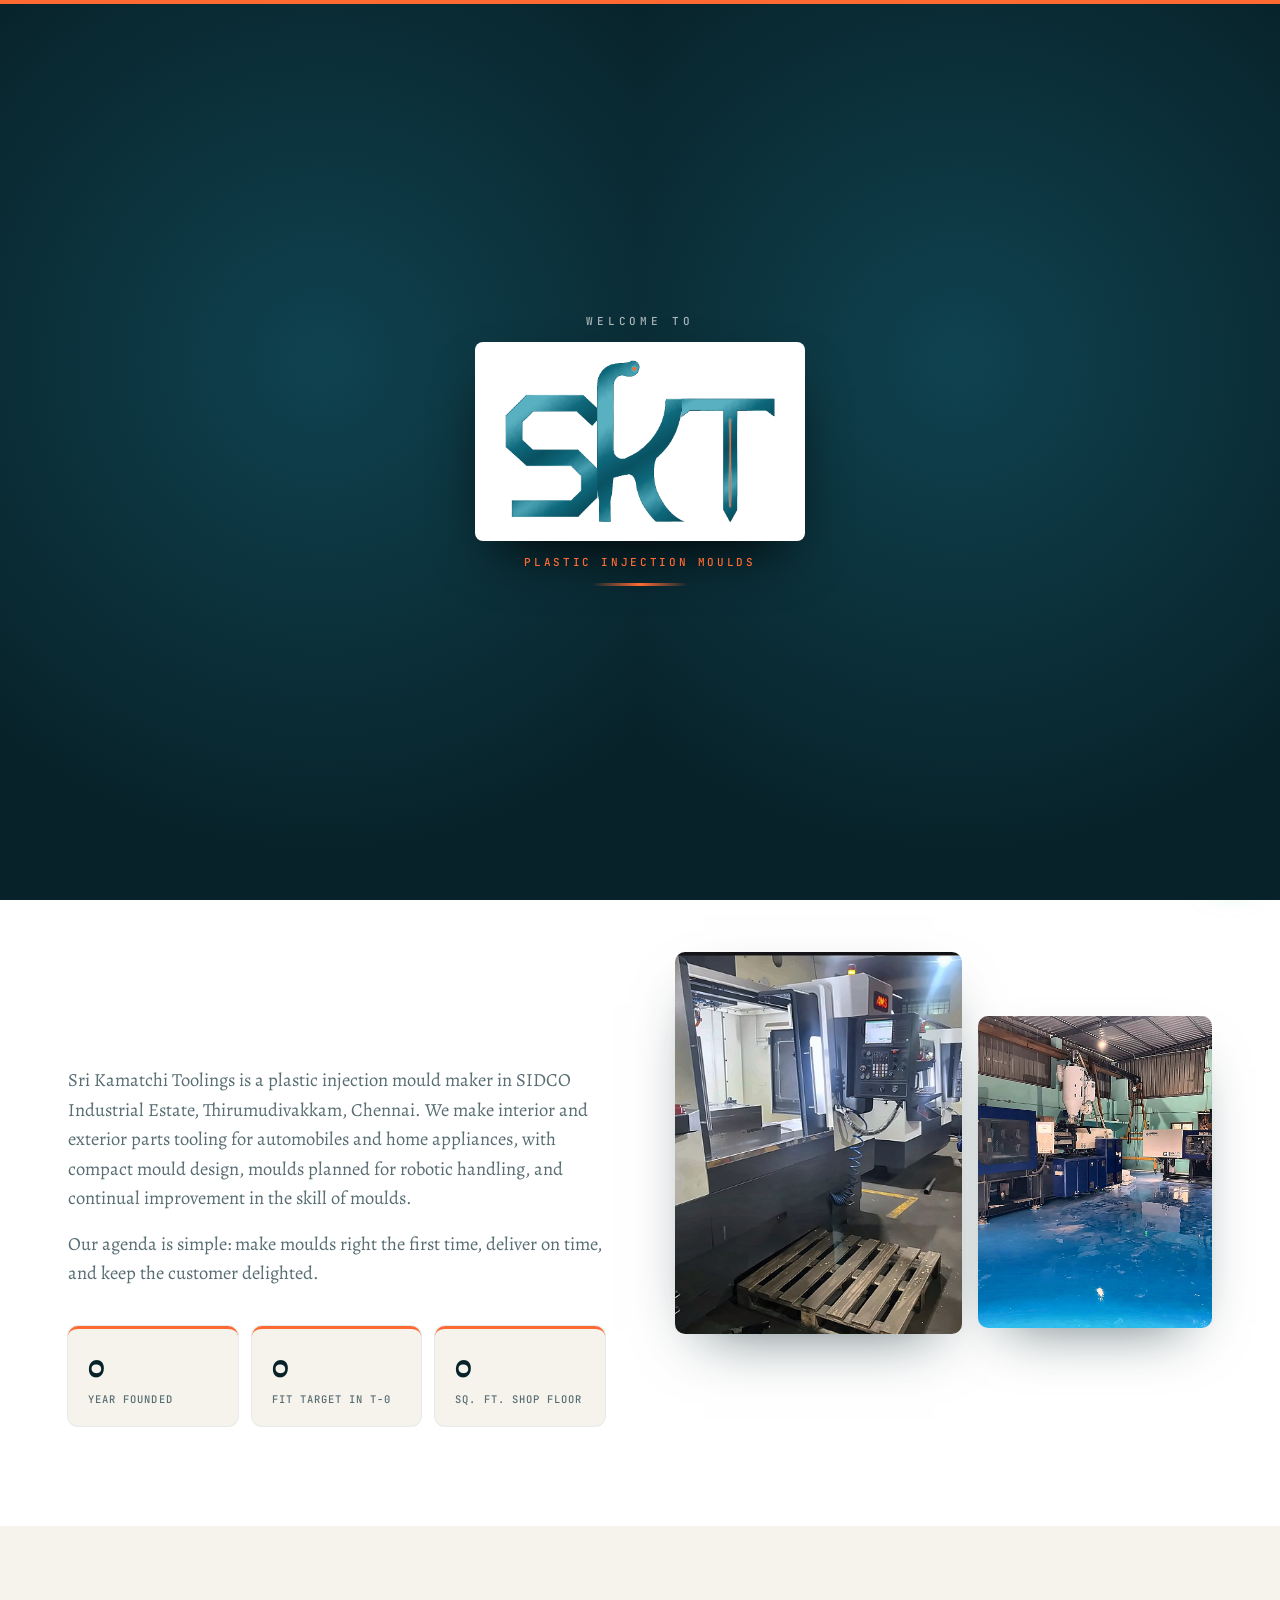
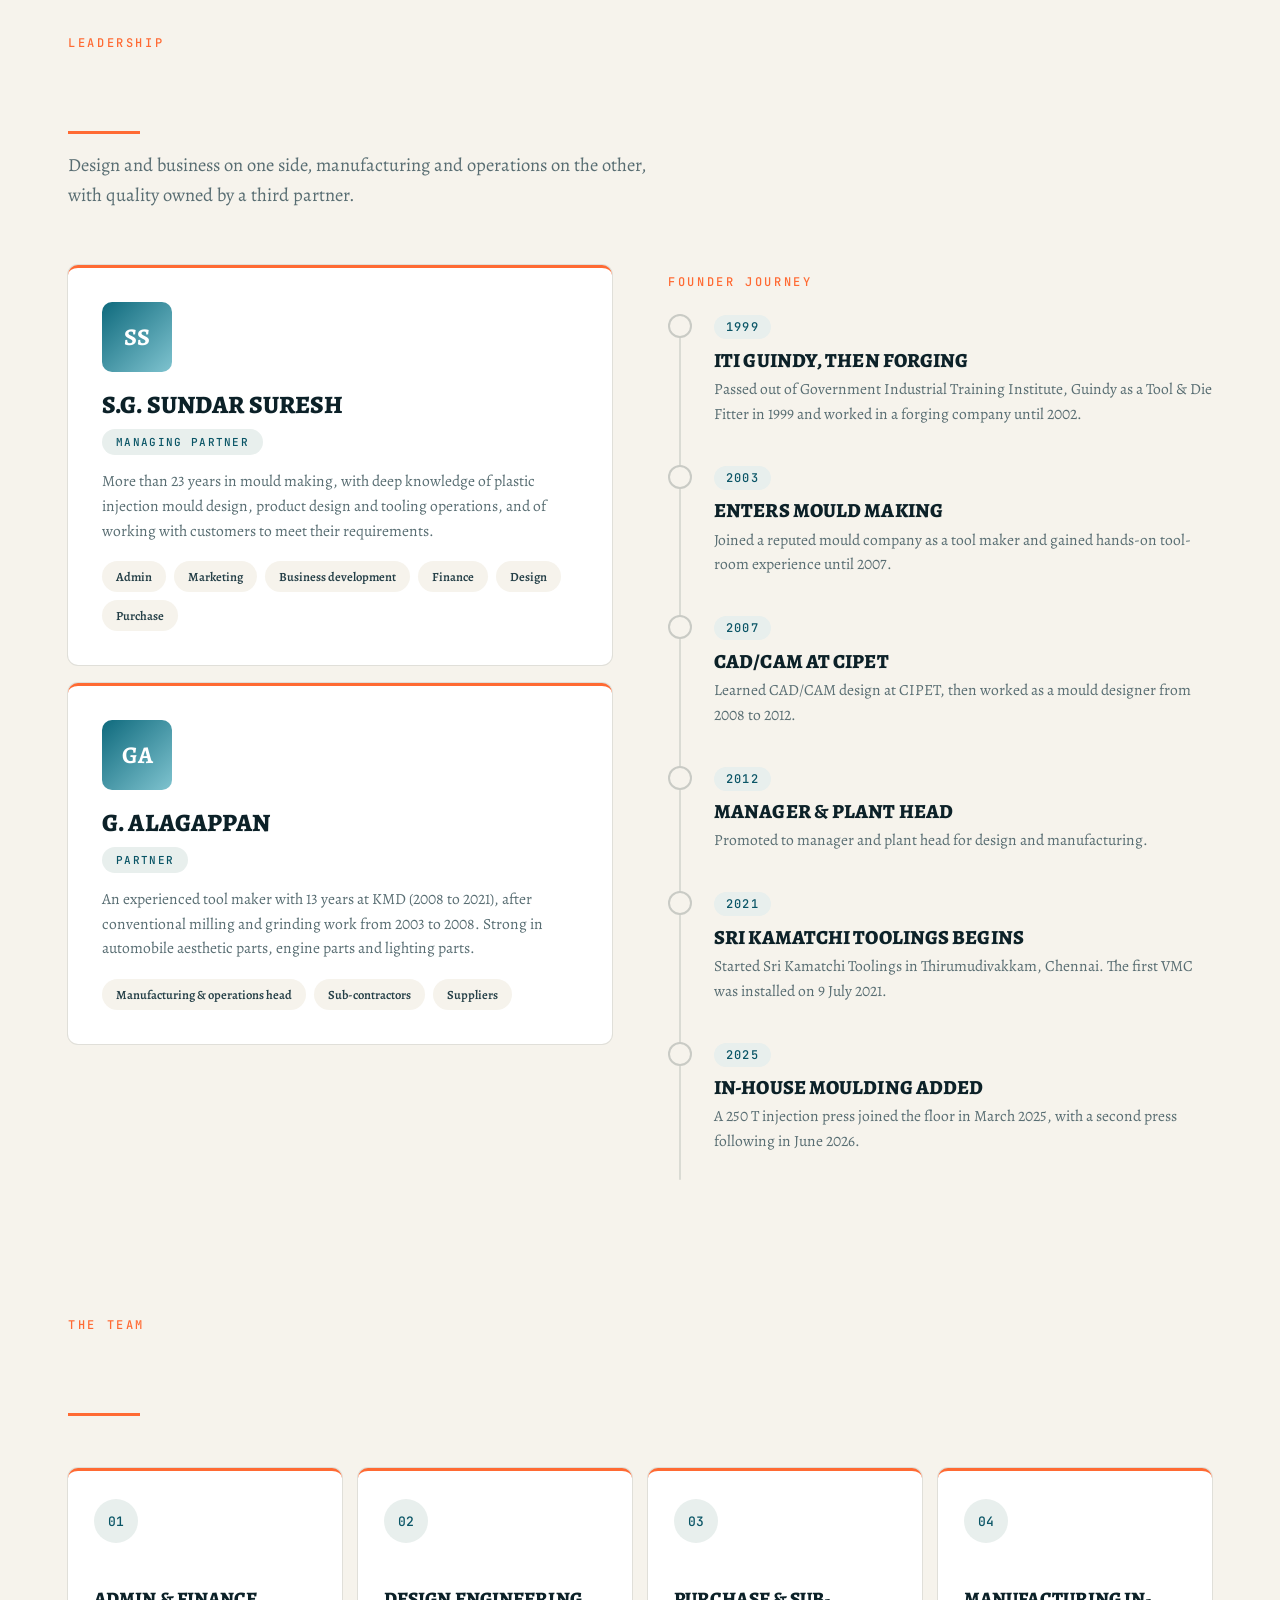
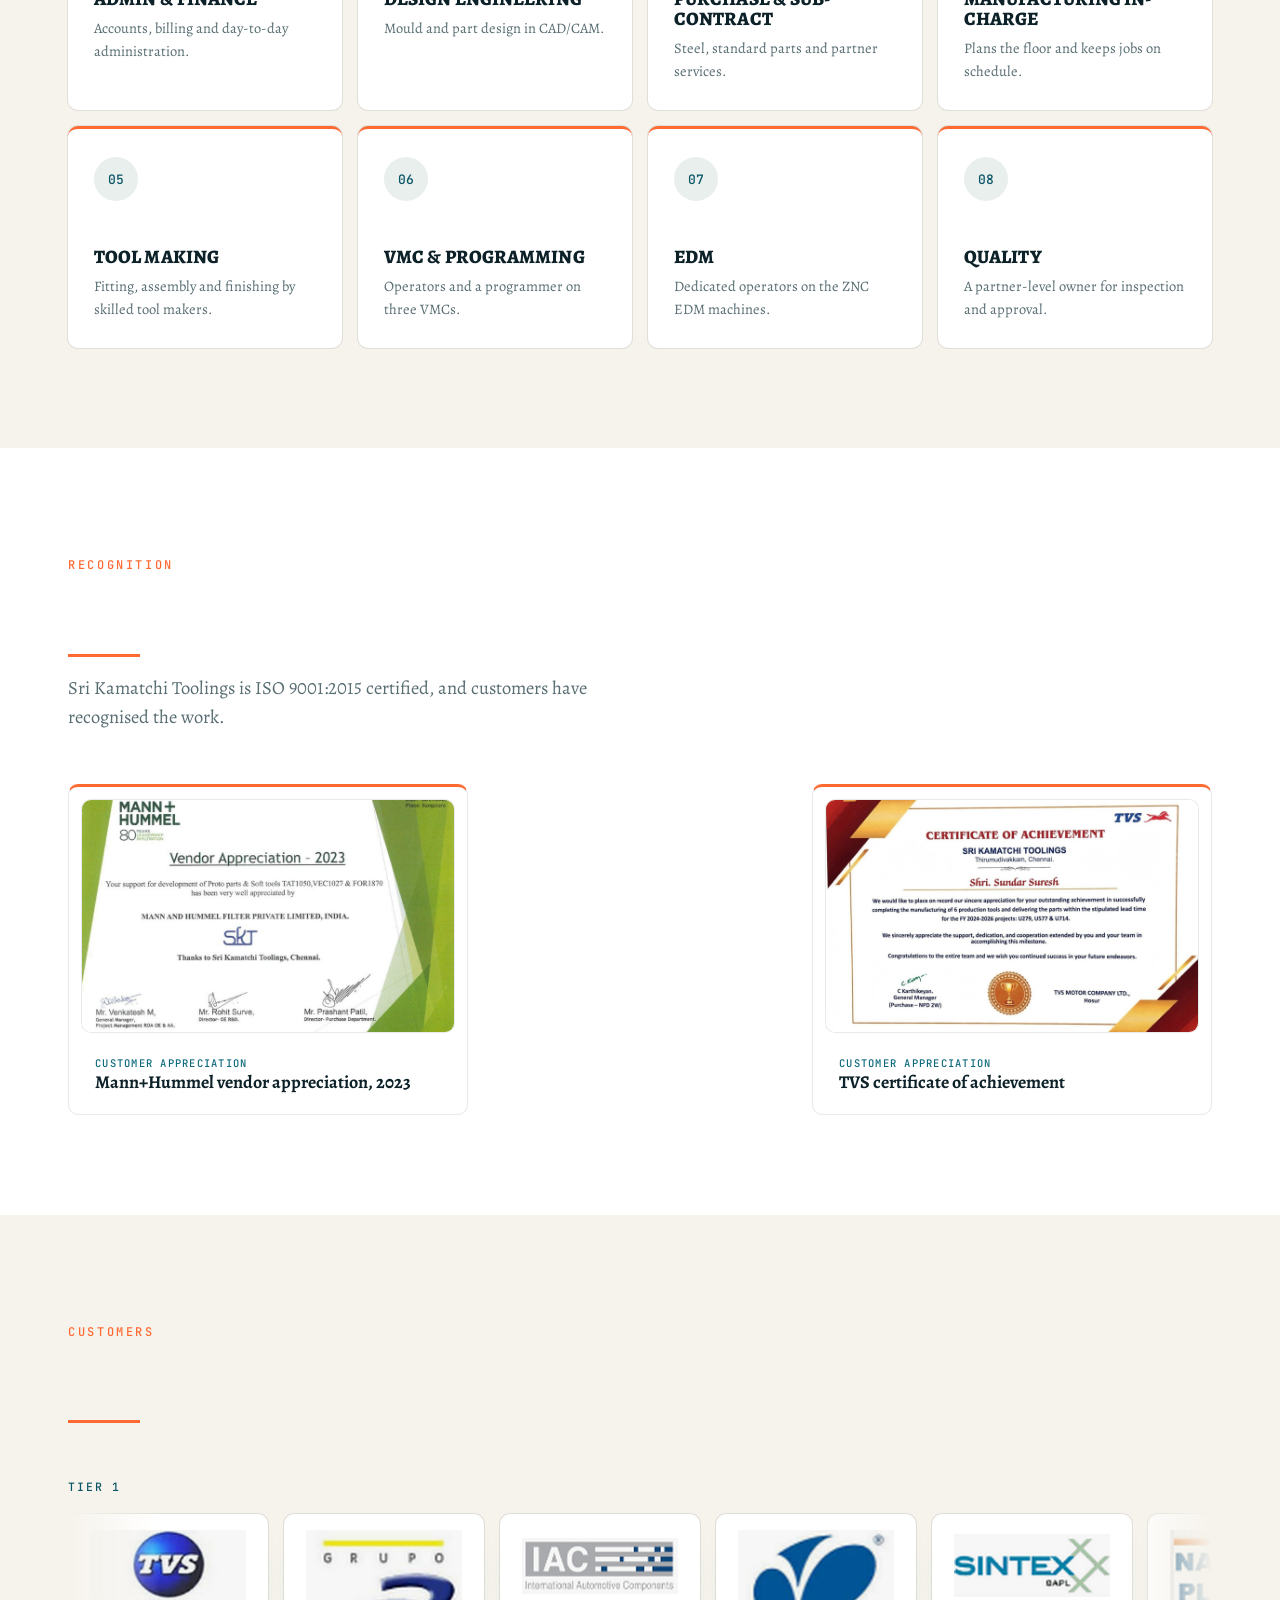
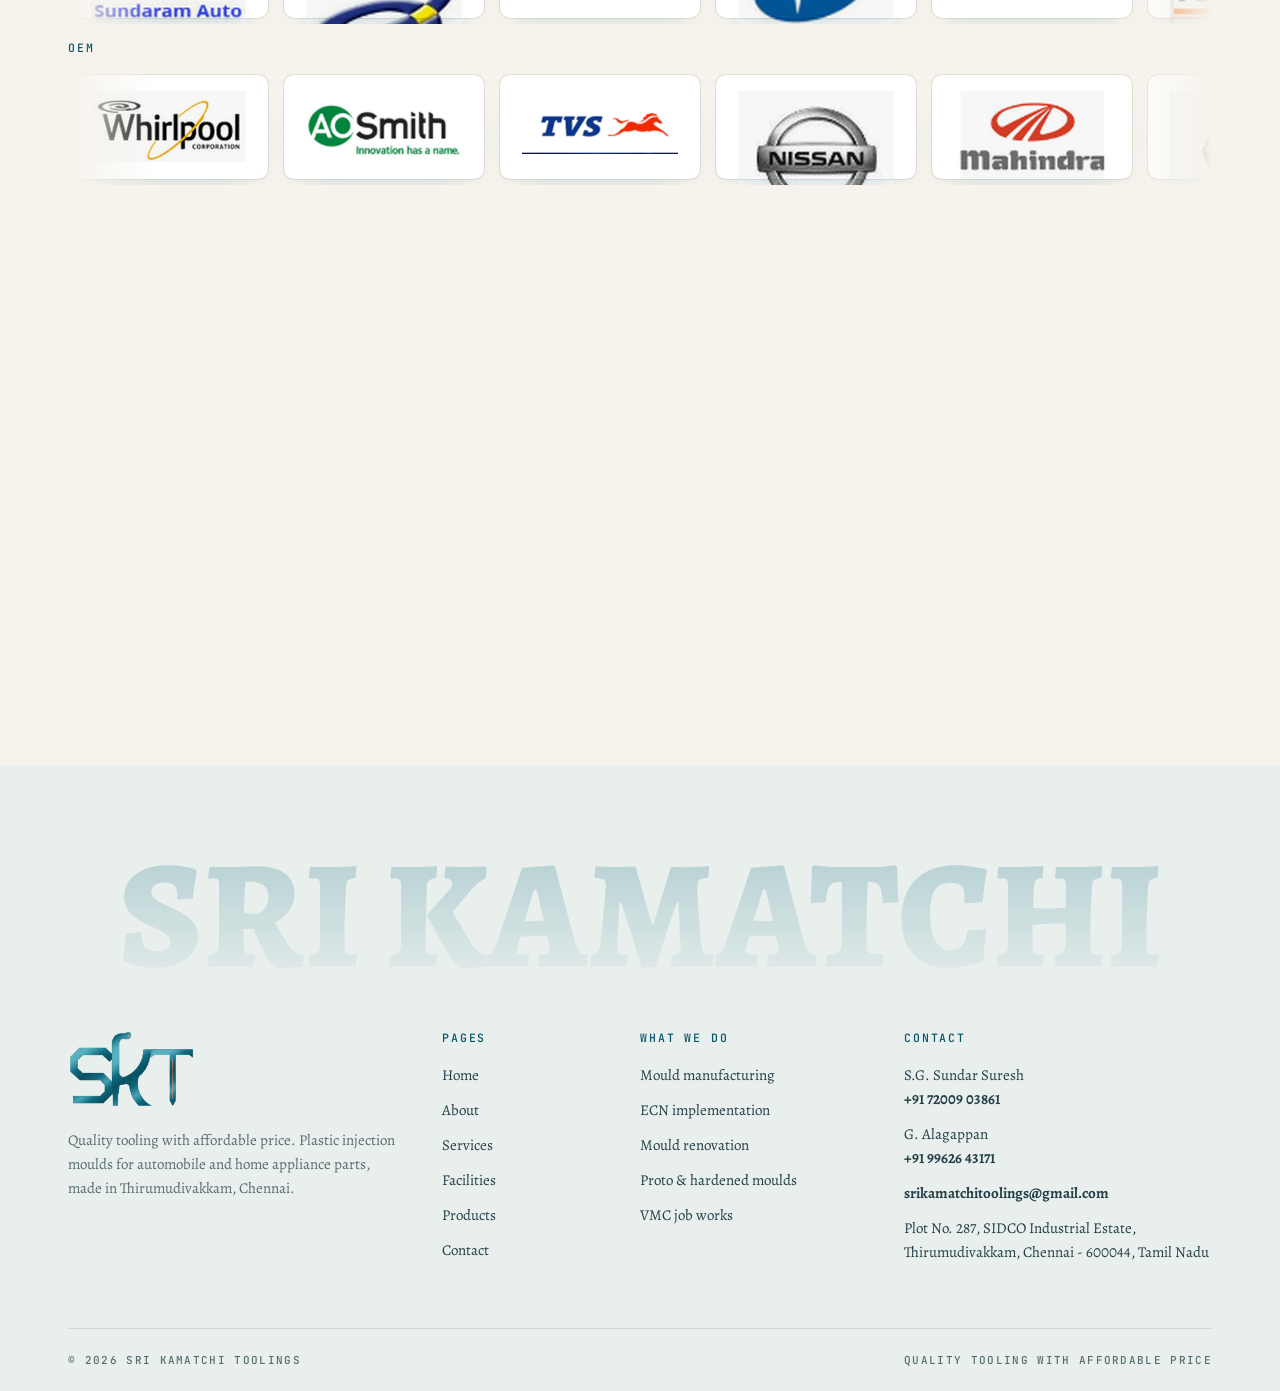
<file: about.html>
<!doctype html><html lang="en"><head><meta charset="utf-8"><meta name="viewport" content="width=device-width,initial-scale=1"><title>About | Sri Kamatchi Toolings</title><meta name="description" content="Meet the partners behind Sri Kamatchi Toolings, a plastic injection mould maker in Thirumudivakkam, Chennai, started in 2021."><meta name="theme-color" content="#f5f9fa"><link rel="icon" href="img/logo.png"><link rel="preload" href="fonts/alegreya.woff2" as="font" type="font/woff2" crossorigin><link rel="preload" href="fonts/manrope.woff2" as="font" type="font/woff2" crossorigin><script>document.documentElement.classList.add('js');try{if(sessionStorage.getItem('skt-seen')==='1')document.documentElement.classList.add('quick')}catch(e){}</script><link rel="stylesheet" href="css/style.css?v=9"><link rel="stylesheet" href="css/theme.css?v=2"></head><body><div id="ld" aria-label="Loading"><div class="lh l"></div><div class="lh r"></div><div class="lc"><div class="lcw"><canvas aria-hidden="true"></canvas><div class="lt"><small>Welcome to</small><img src="img/logo.png" alt="Sri Kamatchi Toolings"><em>Plastic injection moulds</em><i></i></div></div></div></div><header id="hd"><div class="hd"><a class="logo" href="index.html" aria-label="Sri Kamatchi Toolings home"><img src="img/logo.png" alt="SKT logo" width="65" height="40"><div><b>Sri Kamatchi Toolings</b><small>Plastic injection moulds</small></div></a><nav aria-label="Main"><i class="pill"></i><a href="index.html">Home</a><a href="about.html" class="on">About</a><a href="services.html">Services</a><a href="facilities.html">Facilities</a><a href="products.html">Products</a><a href="contact.html">Contact</a></nav><a class="hcall" href="tel:+917200903861" aria-label="Call +91 72009 03861"><svg viewBox="0 0 24 24" fill="none" stroke="currentColor" stroke-width="1.8" stroke-linecap="round" stroke-linejoin="round" aria-hidden="true"><path d="M22 16.9v3a2 2 0 0 1-2.2 2 19.8 19.8 0 0 1-8.6-3.1 19.5 19.5 0 0 1-6-6A19.8 19.8 0 0 1 2.1 4.2 2 2 0 0 1 4.1 2h3a2 2 0 0 1 2 1.7c.1 1 .4 1.9.7 2.8a2 2 0 0 1-.5 2.1L8 9.9a16 16 0 0 0 6 6l1.3-1.3a2 2 0 0 1 2.1-.4c.9.3 1.8.6 2.8.7a2 2 0 0 1 1.7 2z"/></svg><span>72009 03861</span></a><button class="bg" aria-label="Menu" aria-expanded="false"><i></i><i></i></button></div></header><div id="mm"><a class="mi" href="index.html">Home</a><a class="mi on" href="about.html">About</a><a class="mi" href="services.html">Services</a><a class="mi" href="facilities.html">Facilities</a><a class="mi" href="products.html">Products</a><a class="mi" href="contact.html">Contact</a><div class="mf">Call <a href="tel:+917200903861">+91 72009 03861</a><br><a href="mailto:srikamatchitoolings@gmail.com">srikamatchitoolings@gmail.com</a></div></div><nav class="bn" aria-label="Quick"><a href="index.html"><svg viewBox="0 0 24 24" fill="none" stroke="currentColor" stroke-width="1.8" stroke-linecap="round" stroke-linejoin="round" aria-hidden="true"><path d="M3 11.5 12 4l9 7.5V20a1 1 0 0 1-1 1h-5v-6H9v6H4a1 1 0 0 1-1-1z"/></svg><span>Home</span></a><a href="about.html" class="on"><svg viewBox="0 0 24 24" fill="none" stroke="currentColor" stroke-width="1.8" stroke-linecap="round" stroke-linejoin="round" aria-hidden="true"><circle cx="9" cy="8" r="3.2"/><path d="M3 20c0-3.3 2.7-6 6-6s6 2.7 6 6"/><circle cx="17.5" cy="9" r="2.5"/><path d="M17 14.2c2.4.3 4.2 2.3 4.2 4.8"/></svg><span>About</span></a><a href="services.html"><svg viewBox="0 0 24 24" fill="none" stroke="currentColor" stroke-width="1.8" stroke-linecap="round" stroke-linejoin="round" aria-hidden="true"><path d="M4 5.5A1.5 1.5 0 0 1 5.5 4H11v16H5.5A1.5 1.5 0 0 1 4 18.5z"/><path d="M20 5.5A1.5 1.5 0 0 0 18.5 4H13v16h5.500a1.500 1.500 0 0 0 1.500-1.500z"/></svg><span>Services</span></a><a href="facilities.html"><svg viewBox="0 0 24 24" fill="none" stroke="currentColor" stroke-width="1.8" stroke-linecap="round" stroke-linejoin="round" aria-hidden="true"><circle cx="12" cy="12" r="3"/><circle cx="12" cy="12" r="6.6"/><path d="M12 2v3M12 19v3M2 12h3M19 12h3M4.9 4.9 7 7M17 17l2.1 2.1M4.9 19.1 7 17M17 7l2.1-2.1"/></svg><span>Facilities</span></a><a href="products.html"><svg viewBox="0 0 24 24" fill="none" stroke="currentColor" stroke-width="1.8" stroke-linecap="round" stroke-linejoin="round" aria-hidden="true"><path d="m12 3 8 4.5v9L12 21l-8-4.5v-9z"/><path d="m4 7.5 8 4.5 8-4.5M12 12v9"/></svg><span>Products</span></a><a href="contact.html"><svg viewBox="0 0 24 24" fill="none" stroke="currentColor" stroke-width="1.8" stroke-linecap="round" stroke-linejoin="round" aria-hidden="true"><path d="M22 16.9v3a2 2 0 0 1-2.2 2 19.8 19.8 0 0 1-8.6-3.1 19.5 19.5 0 0 1-6-6A19.8 19.8 0 0 1 2.1 4.2 2 2 0 0 1 4.1 2h3a2 2 0 0 1 2 1.7c.1 1 .4 1.9.7 2.8a2 2 0 0 1-.5 2.1L8 9.9a16 16 0 0 0 6 6l1.3-1.3a2 2 0 0 1 2.1-.4c.9.3 1.8.6 2.8.7a2 2 0 0 1 1.7 2z"/></svg><span>Contact</span></a></nav><section class="ph wkh"><div class="wrap"><div><div class="crumb"><a href="index.html">Home</a> / About</div><h1>Tool makers who care about <span class="hl">the first shot.</span></h1><p>Our vision, mission and the people behind every mould.</p></div><div class="hx"><div class="hx3 ab3" id="ab3" role="img" aria-label="3D animation of an iris-style steel mould opening to reveal a gear and then closing"></div></div></div></section><section class="s paper"><div class="wrap two"><div><div class="eb">Who we are</div><h2>Quality tooling with <span class="hl">affordable price.</span></h2><p class="sub">Sri Kamatchi Toolings is a plastic injection mould maker in SIDCO Industrial Estate, Thirumudivakkam, Chennai. We make interior and exterior parts tooling for automobiles and home appliances, with compact mould design, moulds planned for robotic handling, and continual improvement in the skill of moulds.</p><p class="sub">Our agenda is simple: make moulds right the first time, deliver on time, and keep the customer delighted.</p><div class="nums"><div><b data-n="2021">0</b><span>Year founded</span></div><div><b data-n="90" data-s="%">0</b><span>Fit target in T-0</span></div><div><b data-c="1" data-n="2200">0</b><span>Sq. ft. shop floor</span></div></div></div><div class="duo"><img alt="SKT shop floor" loading="lazy" src="img/floor1.jpg"/><img alt="Injection moulding shop floor" loading="lazy" src="img/inj-shop.jpg"/></div></div></section><section class="s"><div class="wrap"><div class="sh"><div class="eb">Leadership</div><h2>Two partners, <span class="hl">one tool room</span></h2><p class="sub">Design and business on one side, manufacturing and operations on the other, with quality owned by a third partner.</p></div><div class="pg"><div><article class="pc"><div class="av">SS</div><h3>S.G. Sundar Suresh</h3><div class="rl">Managing Partner</div><p>More than 23 years in mould making, with deep knowledge of plastic injection mould design, product design and tooling operations, and of working with customers to meet their requirements.</p><div class="tags"><span>Admin</span><span>Marketing</span><span>Business development</span><span>Finance</span><span>Design</span><span>Purchase</span></div></article><article class="pc"><div class="av">GA</div><h3>G. Alagappan</h3><div class="rl">Partner</div><p>An experienced tool maker with 13 years at KMD (2008 to 2021), after conventional milling and grinding work from 2003 to 2008. Strong in automobile aesthetic parts, engine parts and lighting parts.</p><div class="tags"><span>Manufacturing &amp; operations head</span><span>Sub-contractors</span><span>Suppliers</span></div></article></div><div><div class="eb">Founder journey</div><div class="tm"><i class="fillb"></i><div class="ev"><small>1999</small><h4>ITI Guindy, then forging</h4><p>Passed out of Government Industrial Training Institute, Guindy as a Tool &amp; Die Fitter in 1999 and worked in a forging company until 2002.</p></div><div class="ev"><small>2003</small><h4>Enters mould making</h4><p>Joined a reputed mould company as a tool maker and gained hands-on tool-room experience until 2007.</p></div><div class="ev"><small>2007</small><h4>CAD/CAM at CIPET</h4><p>Learned CAD/CAM design at CIPET, then worked as a mould designer from 2008 to 2012.</p></div><div class="ev"><small>2012</small><h4>Manager &amp; plant head</h4><p>Promoted to manager and plant head for design and manufacturing.</p></div><div class="ev"><small>2021</small><h4>Sri Kamatchi Toolings begins</h4><p>Started Sri Kamatchi Toolings in Thirumudivakkam, Chennai. The first VMC was installed on 9 July 2021.</p></div><div class="ev"><small>2025</small><h4>In-house moulding added</h4><p>A 250 T injection press joined the floor in March 2025, with a second press following in June 2026.</p></div></div></div></div></div></section><section class="s" style="padding-top:20px"><div class="wrap"><div class="sh2"><div><div class="eb">The team</div><h2>Key roles that <span class="hl">run the floor</span></h2></div></div><div class="roles"><article class="role"><b>01</b><h4>Admin &amp; finance</h4><p>Accounts, billing and day-to-day administration.</p></article><article class="role"><b>02</b><h4>Design engineering</h4><p>Mould and part design in CAD/CAM.</p></article><article class="role"><b>03</b><h4>Purchase &amp; sub-contract</h4><p>Steel, standard parts and partner services.</p></article><article class="role"><b>04</b><h4>Manufacturing in-charge</h4><p>Plans the floor and keeps jobs on schedule.</p></article><article class="role"><b>05</b><h4>Tool making</h4><p>Fitting, assembly and finishing by skilled tool makers.</p></article><article class="role"><b>06</b><h4>VMC &amp; programming</h4><p>Operators and a programmer on three VMCs.</p></article><article class="role"><b>07</b><h4>EDM</h4><p>Dedicated operators on the ZNC EDM machines.</p></article><article class="role"><b>08</b><h4>Quality</h4><p>A partner-level owner for inspection and approval.</p></article></div></div></section><section class="s paper"><div class="wrap"><div class="sh2"><div><div class="eb">Recognition</div><h2>Certified &amp; <span class="hl">appreciated</span></h2><p class="sub">Sri Kamatchi Toolings is ISO 9001:2015 certified, and customers have recognised the work.</p></div></div><div class="certs"><figure class="cert" data-zoom="img/cert-mh.jpg?v=2" style="background:#fff;color:var(--ink)"><img alt="Mann+Hummel vendor appreciation 2023" loading="lazy" src="img/cert-mh.jpg?v=2"/><figcaption><small>Customer appreciation</small>Mann+Hummel vendor appreciation, 2023</figcaption></figure><figure class="cert" data-zoom="img/cert-tvs.jpg?v=2" style="background:#fff;color:var(--ink)"><img alt="TVS certificate of achievement" loading="lazy" src="img/cert-tvs.jpg?v=2"/><figcaption><small>Customer appreciation</small>TVS certificate of achievement</figcaption></figure></div></div></section><section class="s"><div class="wrap"><div class="sh"><div class="eb">Customers</div><h2>Worked with <span class="hl">Tier 1 &amp; OEM</span></h2></div><div class="tier">Tier 1</div><div aria-label="Customer logos" class="lgm r"><div class="lgt"><div class="hf"><div class="lg"><img alt="TVS Sundaram Auto Component" loading="lazy" src="img/c_tvs.png"/></div><div class="lg"><img alt="Grupo Antolin" loading="lazy" src="img/c_antolin.png"/></div><div class="lg"><img alt="International Automotive Components" loading="lazy" src="img/c_iac.png"/></div><div class="lg"><img alt="Varroc" loading="lazy" src="img/c_varroc.png"/></div><div class="lg"><img alt="Sintex" loading="lazy" src="img/c_sintex.png"/></div><div class="lg"><img alt="National Plastics" loading="lazy" src="img/c_national-plastics.png"/></div><div class="lg"><img alt="TVS Sundaram Auto Component" loading="lazy" src="img/c_tvs.png"/></div><div class="lg"><img alt="Grupo Antolin" loading="lazy" src="img/c_antolin.png"/></div><div class="lg"><img alt="International Automotive Components" loading="lazy" src="img/c_iac.png"/></div><div class="lg"><img alt="Varroc" loading="lazy" src="img/c_varroc.png"/></div><div class="lg"><img alt="Sintex" loading="lazy" src="img/c_sintex.png"/></div><div class="lg"><img alt="National Plastics" loading="lazy" src="img/c_national-plastics.png"/></div></div><div aria-hidden="true" class="hf"><div class="lg"><img alt="TVS Sundaram Auto Component" loading="lazy" src="img/c_tvs.png"/></div><div class="lg"><img alt="Grupo Antolin" loading="lazy" src="img/c_antolin.png"/></div><div class="lg"><img alt="International Automotive Components" loading="lazy" src="img/c_iac.png"/></div><div class="lg"><img alt="Varroc" loading="lazy" src="img/c_varroc.png"/></div><div class="lg"><img alt="Sintex" loading="lazy" src="img/c_sintex.png"/></div><div class="lg"><img alt="National Plastics" loading="lazy" src="img/c_national-plastics.png"/></div><div class="lg"><img alt="TVS Sundaram Auto Component" loading="lazy" src="img/c_tvs.png"/></div><div class="lg"><img alt="Grupo Antolin" loading="lazy" src="img/c_antolin.png"/></div><div class="lg"><img alt="International Automotive Components" loading="lazy" src="img/c_iac.png"/></div><div class="lg"><img alt="Varroc" loading="lazy" src="img/c_varroc.png"/></div><div class="lg"><img alt="Sintex" loading="lazy" src="img/c_sintex.png"/></div><div class="lg"><img alt="National Plastics" loading="lazy" src="img/c_national-plastics.png"/></div></div></div></div><div class="tier">OEM</div><div aria-label="Customer logos" class="lgm l"><div class="lgt"><div class="hf"><div class="lg"><img alt="Whirlpool" loading="lazy" src="img/c_whirlpool.png"/></div><div class="lg"><img alt="A. O. Smith" loading="lazy" src="img/c_aosmith.png"/></div><div class="lg"><img alt="TVS Motor" loading="lazy" src="img/c_tvs-horse.png"/></div><div class="lg"><img alt="Nissan" loading="lazy" src="img/c_nissan.png"/></div><div class="lg"><img alt="Mahindra" loading="lazy" src="img/c_mahindra.png"/></div><div class="lg"><img alt="Renault" loading="lazy" src="img/c_renault.png"/></div><div class="lg"><img alt="Whirlpool" loading="lazy" src="img/c_whirlpool.png"/></div><div class="lg"><img alt="A. O. Smith" loading="lazy" src="img/c_aosmith.png"/></div><div class="lg"><img alt="TVS Motor" loading="lazy" src="img/c_tvs-horse.png"/></div><div class="lg"><img alt="Nissan" loading="lazy" src="img/c_nissan.png"/></div><div class="lg"><img alt="Mahindra" loading="lazy" src="img/c_mahindra.png"/></div><div class="lg"><img alt="Renault" loading="lazy" src="img/c_renault.png"/></div></div><div aria-hidden="true" class="hf"><div class="lg"><img alt="Whirlpool" loading="lazy" src="img/c_whirlpool.png"/></div><div class="lg"><img alt="A. O. Smith" loading="lazy" src="img/c_aosmith.png"/></div><div class="lg"><img alt="TVS Motor" loading="lazy" src="img/c_tvs-horse.png"/></div><div class="lg"><img alt="Nissan" loading="lazy" src="img/c_nissan.png"/></div><div class="lg"><img alt="Mahindra" loading="lazy" src="img/c_mahindra.png"/></div><div class="lg"><img alt="Renault" loading="lazy" src="img/c_renault.png"/></div><div class="lg"><img alt="Whirlpool" loading="lazy" src="img/c_whirlpool.png"/></div><div class="lg"><img alt="A. O. Smith" loading="lazy" src="img/c_aosmith.png"/></div><div class="lg"><img alt="TVS Motor" loading="lazy" src="img/c_tvs-horse.png"/></div><div class="lg"><img alt="Nissan" loading="lazy" src="img/c_nissan.png"/></div><div class="lg"><img alt="Mahindra" loading="lazy" src="img/c_mahindra.png"/></div><div class="lg"><img alt="Renault" loading="lazy" src="img/c_renault.png"/></div></div></div></div></div></section><section class="s tight"><div class="wrap"><div class="cta rv"><img class="wm" src="img/logo.png" alt=""><div><h2>Have a part that needs a <span class="out">mould?</span></h2><p>Share your part drawing or sample. We will study it and come back with a compact, robot-ready mould plan.</p></div><div class="bts"><a class="btn wh" href="contact.html">Send an enquiry</a><a class="btn ow" href="tel:+917200903861">+91 72009 03861</a></div></div></div></section><footer><div class="wrap"><div class="fmark" aria-hidden="true">SRI KAMATCHI</div><div class="fg"><div><a class="logo" href="index.html" aria-label="Sri Kamatchi Toolings home"><img src="img/logo.png" alt="SKT logo" width="127" height="78"></a><p>Quality tooling with affordable price. Plastic injection moulds for automobile and home appliance parts, made in Thirumudivakkam, Chennai.</p></div><div><h4>Pages</h4><ul><li><a href="index.html">Home</a></li><li><a href="about.html">About</a></li><li><a href="services.html">Services</a></li><li><a href="facilities.html">Facilities</a></li><li><a href="products.html">Products</a></li><li><a href="contact.html">Contact</a></li></ul></div><div><h4>What we do</h4><ul><li>Mould manufacturing</li><li>ECN implementation</li><li>Mould renovation</li><li>Proto &amp; hardened moulds</li><li>VMC job works</li></ul></div><div><h4>Contact</h4><ul><li>S.G. Sundar Suresh<br><a href="tel:+917200903861">+91 72009 03861</a></li><li>G. Alagappan<br><a href="tel:+919962643171">+91 99626 43171</a></li><li><a href="mailto:srikamatchitoolings@gmail.com">srikamatchitoolings@gmail.com</a></li><li>Plot No. 287, SIDCO Industrial Estate, Thirumudivakkam, Chennai - 600044, Tamil Nadu</li></ul></div></div><div class="fb"><span>&copy; 2026 SRI KAMATCHI TOOLINGS</span><span>QUALITY TOOLING WITH AFFORDABLE PRICE</span></div></div></footer><a class="wa" href="https://wa.me/917200903861" target="_blank" rel="noopener" aria-label="Chat on WhatsApp"><svg viewBox="0 0 24 24" aria-hidden="true"><path d="M20.5 3.5A11.8 11.8 0 0 0 12 0C5.4 0 .1 5.3.1 11.9c0 2.1.5 4.1 1.6 5.9L0 24l6.4-1.7a11.9 11.9 0 0 0 5.6 1.4c6.6 0 11.9-5.3 11.9-11.9 0-3.2-1.2-6.200-3.400-8.300zM12 21.700a9.900 9.900 0 0 1-5-1.400l-.4-.2-3.800 1 1-3.700-.2-.4A9.800 9.800 0 0 1 2.100 12C2.100 6.500 6.500 2.100 12 2.100c2.600 0 5.100 1 6.900 2.900a9.800 9.800 0 0 1 2.900 7c0 5.500-4.400 9.700-9.800 9.700zm5.400-7.300c-.3-.1-1.800-.9-2-1-.3-.1-.5-.1-.7.100-.2.300-.8 1-.9 1.200-.2.200-.3.200-.6.100-.3-.1-1.200-.4-2.300-1.400-.9-.8-1.400-1.700-1.600-2-.2-.3 0-.5.100-.6l.4-.5c.1-.2.200-.3.300-.5.100-.2 0-.4 0-.5l-.9-2.200c-.2-.6-.5-.5-.7-.5h-.6c-.2 0-.5.100-.8.400-.3.300-1 1-1 2.500s1.100 2.900 1.200 3.100c.1.200 2.100 3.200 5.100 4.500 1.800.8 2.500.8 3.400.7.600-.1 1.800-.7 2-1.400.3-.7.300-1.300.2-1.400-.1-.1-.3-.2-.6-.3z"/></svg></a><div id="lb"><span>CLOSE &times;</span><img alt=""></div><script src="js/main.js?v=5"></script><script src="js/cursor.js?v=1"></script><script src="js/three.min.js"></script><script src="js/mouldiris.js?v=1"></script><script src="js/fluid.js?v=1"></script></body></html>
</file>
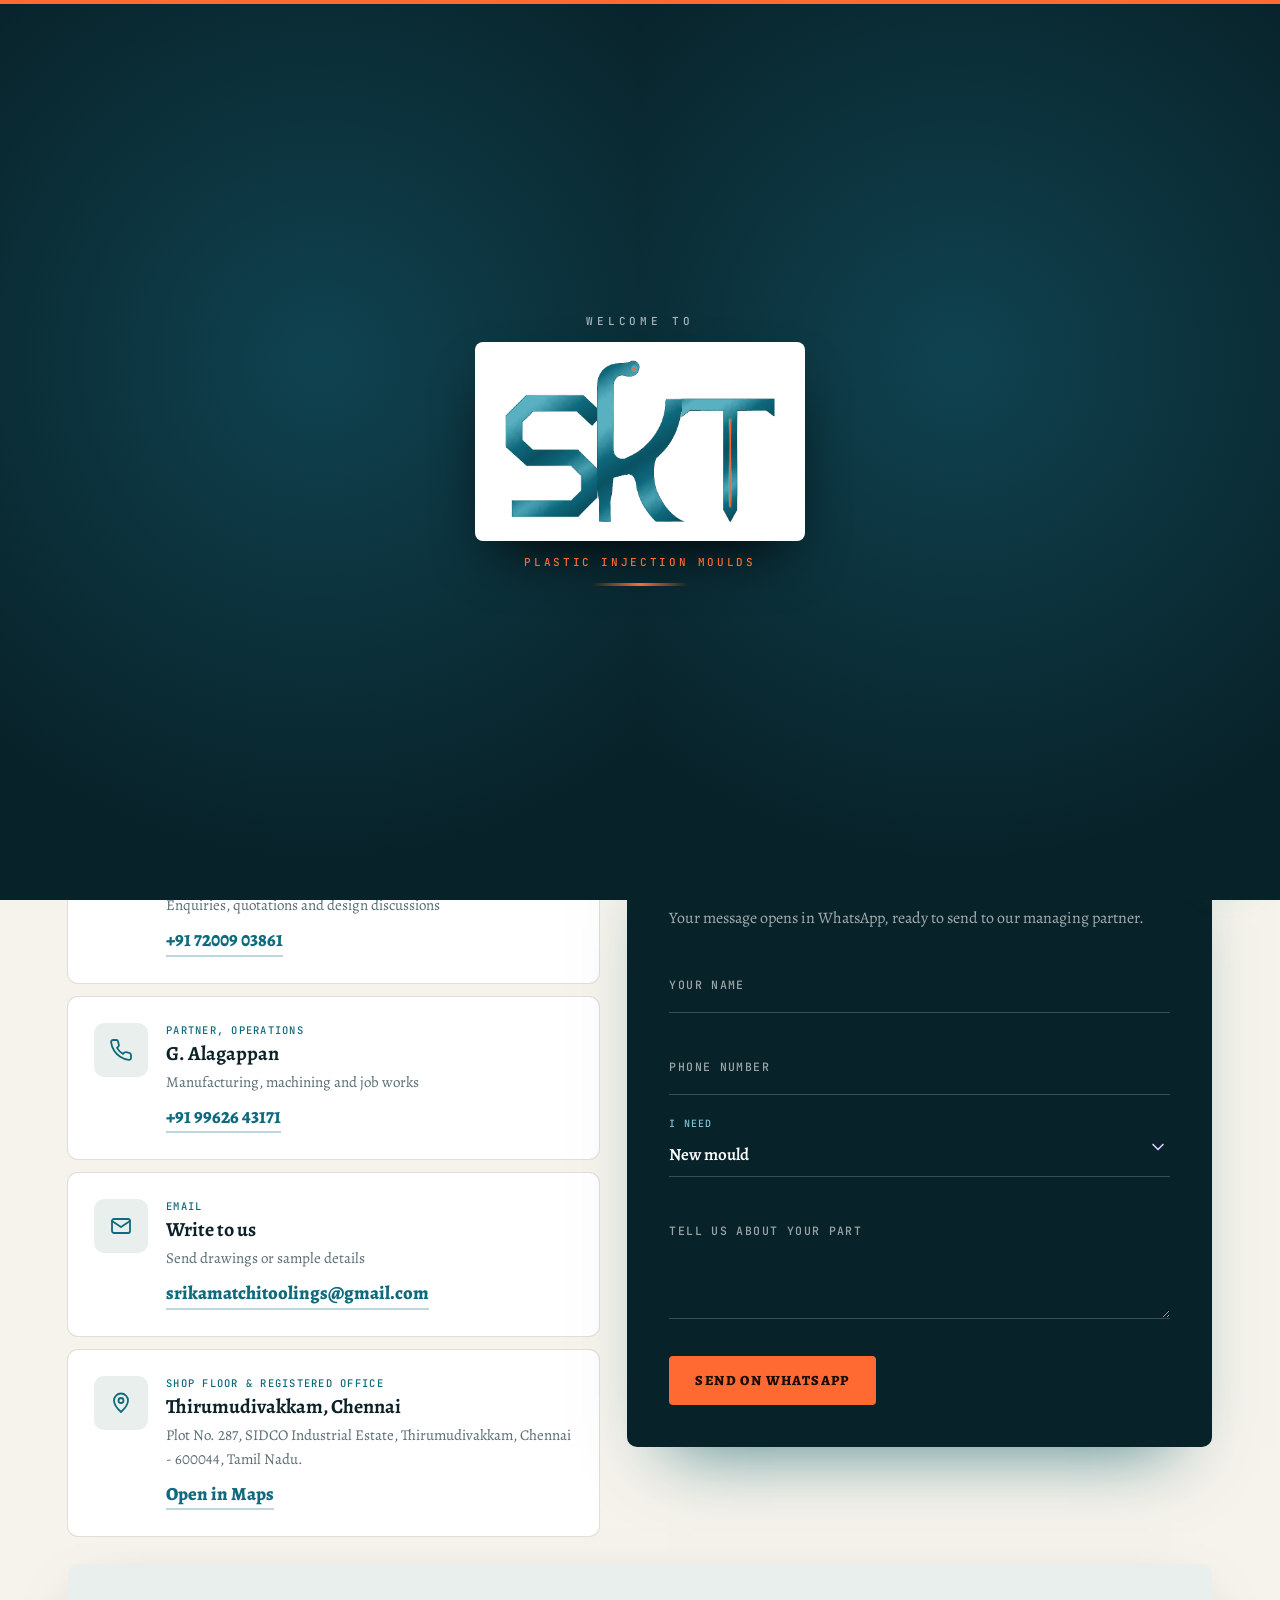
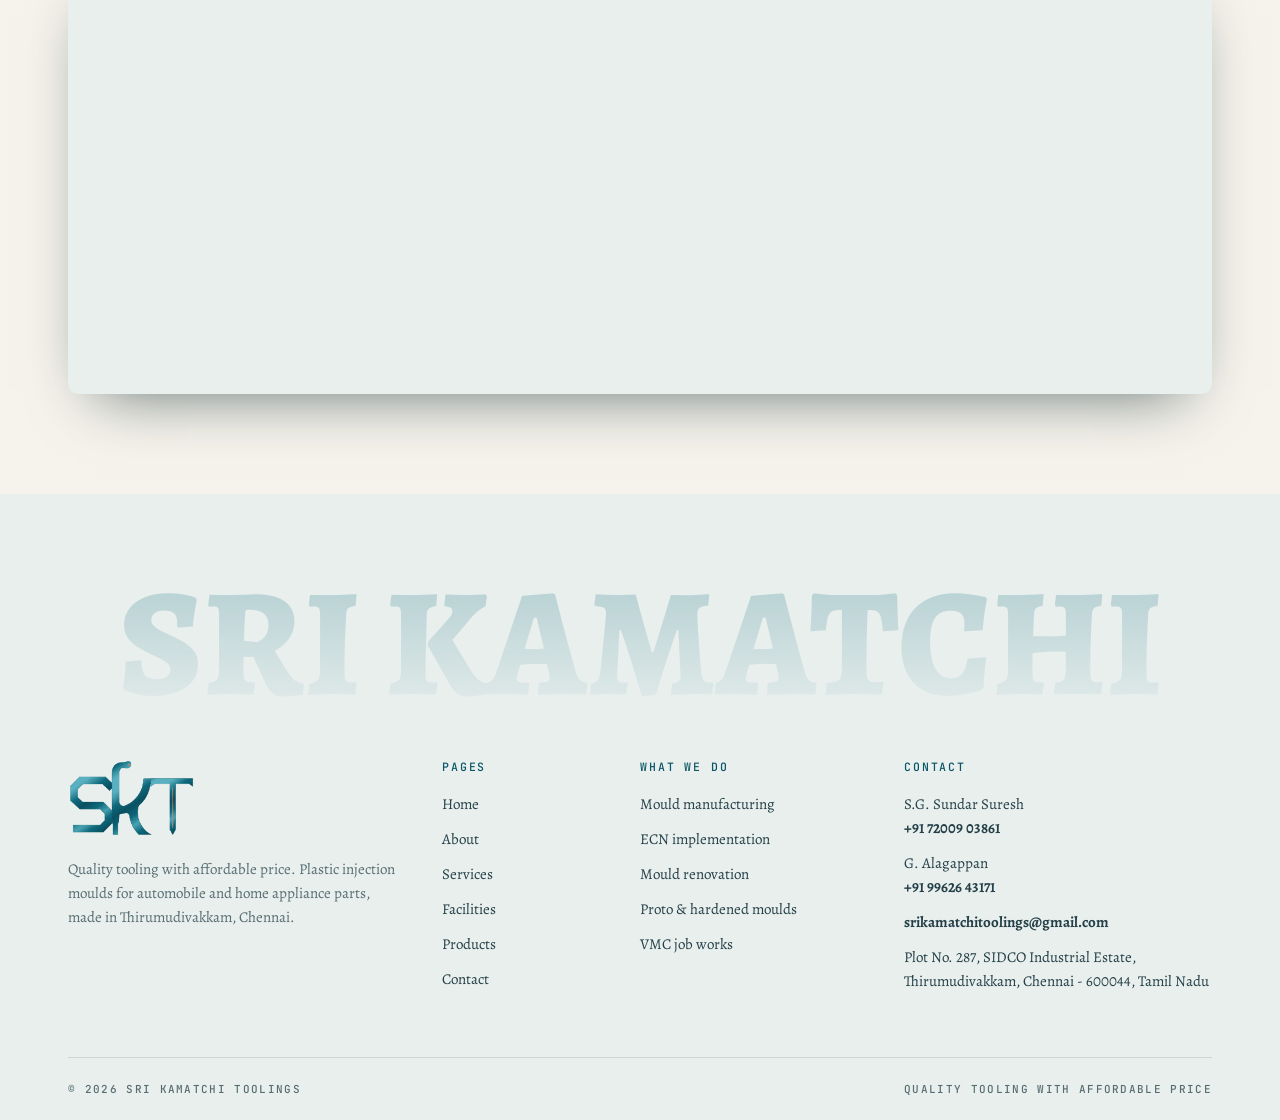
<file: contact.html>
<!doctype html><html lang="en"><head><meta charset="utf-8"><meta name="viewport" content="width=device-width,initial-scale=1"><title>Contact | Sri Kamatchi Toolings</title><meta name="description" content="Contact Sri Kamatchi Toolings, SIDCO Industrial Estate, Thirumudivakkam, Chennai. Call, email or send your part details on WhatsApp."><meta name="theme-color" content="#f5f9fa"><link rel="icon" href="img/logo.png"><link rel="preload" href="fonts/alegreya.woff2" as="font" type="font/woff2" crossorigin><link rel="preload" href="fonts/manrope.woff2" as="font" type="font/woff2" crossorigin><script>document.documentElement.classList.add('js');try{if(sessionStorage.getItem('skt-seen')==='1')document.documentElement.classList.add('quick')}catch(e){}</script><link rel="stylesheet" href="css/style.css?v=9"><link rel="stylesheet" href="css/theme.css?v=2"></head><body><div id="ld" aria-label="Loading"><div class="lh l"></div><div class="lh r"></div><div class="lc"><div class="lcw"><canvas aria-hidden="true"></canvas><div class="lt"><small>Welcome to</small><img src="img/logo.png" alt="Sri Kamatchi Toolings"><em>Plastic injection moulds</em><i></i></div></div></div></div><header id="hd"><div class="hd"><a class="logo" href="index.html" aria-label="Sri Kamatchi Toolings home"><img src="img/logo.png" alt="SKT logo" width="65" height="40"><div><b>Sri Kamatchi Toolings</b><small>Plastic injection moulds</small></div></a><nav aria-label="Main"><i class="pill"></i><a href="index.html">Home</a><a href="about.html">About</a><a href="services.html">Services</a><a href="facilities.html">Facilities</a><a href="products.html">Products</a><a href="contact.html" class="on">Contact</a></nav><a class="hcall" href="tel:+917200903861" aria-label="Call +91 72009 03861"><svg viewBox="0 0 24 24" fill="none" stroke="currentColor" stroke-width="1.8" stroke-linecap="round" stroke-linejoin="round" aria-hidden="true"><path d="M22 16.9v3a2 2 0 0 1-2.2 2 19.8 19.8 0 0 1-8.6-3.1 19.5 19.5 0 0 1-6-6A19.8 19.8 0 0 1 2.1 4.2 2 2 0 0 1 4.1 2h3a2 2 0 0 1 2 1.7c.1 1 .4 1.9.7 2.8a2 2 0 0 1-.5 2.1L8 9.9a16 16 0 0 0 6 6l1.3-1.3a2 2 0 0 1 2.1-.4c.9.3 1.8.6 2.8.7a2 2 0 0 1 1.7 2z"/></svg><span>72009 03861</span></a><button class="bg" aria-label="Menu" aria-expanded="false"><i></i><i></i></button></div></header><div id="mm"><a class="mi" href="index.html">Home</a><a class="mi" href="about.html">About</a><a class="mi" href="services.html">Services</a><a class="mi" href="facilities.html">Facilities</a><a class="mi" href="products.html">Products</a><a class="mi on" href="contact.html">Contact</a><div class="mf">Call <a href="tel:+917200903861">+91 72009 03861</a><br><a href="mailto:srikamatchitoolings@gmail.com">srikamatchitoolings@gmail.com</a></div></div><nav class="bn" aria-label="Quick"><a href="index.html"><svg viewBox="0 0 24 24" fill="none" stroke="currentColor" stroke-width="1.8" stroke-linecap="round" stroke-linejoin="round" aria-hidden="true"><path d="M3 11.5 12 4l9 7.5V20a1 1 0 0 1-1 1h-5v-6H9v6H4a1 1 0 0 1-1-1z"/></svg><span>Home</span></a><a href="about.html"><svg viewBox="0 0 24 24" fill="none" stroke="currentColor" stroke-width="1.8" stroke-linecap="round" stroke-linejoin="round" aria-hidden="true"><circle cx="9" cy="8" r="3.2"/><path d="M3 20c0-3.3 2.7-6 6-6s6 2.7 6 6"/><circle cx="17.5" cy="9" r="2.5"/><path d="M17 14.2c2.4.3 4.2 2.3 4.2 4.8"/></svg><span>About</span></a><a href="services.html"><svg viewBox="0 0 24 24" fill="none" stroke="currentColor" stroke-width="1.8" stroke-linecap="round" stroke-linejoin="round" aria-hidden="true"><path d="M4 5.5A1.5 1.5 0 0 1 5.5 4H11v16H5.5A1.5 1.5 0 0 1 4 18.5z"/><path d="M20 5.5A1.5 1.5 0 0 0 18.5 4H13v16h5.500a1.500 1.500 0 0 0 1.500-1.500z"/></svg><span>Services</span></a><a href="facilities.html"><svg viewBox="0 0 24 24" fill="none" stroke="currentColor" stroke-width="1.8" stroke-linecap="round" stroke-linejoin="round" aria-hidden="true"><circle cx="12" cy="12" r="3"/><circle cx="12" cy="12" r="6.6"/><path d="M12 2v3M12 19v3M2 12h3M19 12h3M4.9 4.9 7 7M17 17l2.1 2.1M4.9 19.1 7 17M17 7l2.1-2.1"/></svg><span>Facilities</span></a><a href="products.html"><svg viewBox="0 0 24 24" fill="none" stroke="currentColor" stroke-width="1.8" stroke-linecap="round" stroke-linejoin="round" aria-hidden="true"><path d="m12 3 8 4.5v9L12 21l-8-4.5v-9z"/><path d="m4 7.5 8 4.5 8-4.5M12 12v9"/></svg><span>Products</span></a><a href="contact.html" class="on"><svg viewBox="0 0 24 24" fill="none" stroke="currentColor" stroke-width="1.8" stroke-linecap="round" stroke-linejoin="round" aria-hidden="true"><path d="M22 16.9v3a2 2 0 0 1-2.2 2 19.8 19.8 0 0 1-8.6-3.1 19.5 19.5 0 0 1-6-6A19.8 19.8 0 0 1 2.1 4.2 2 2 0 0 1 4.1 2h3a2 2 0 0 1 2 1.7c.1 1 .4 1.9.7 2.8a2 2 0 0 1-.5 2.1L8 9.9a16 16 0 0 0 6 6l1.3-1.3a2 2 0 0 1 2.1-.4c.9.3 1.8.6 2.8.7a2 2 0 0 1 1.7 2z"/></svg><span>Contact</span></a></nav><section class="ph"><div class="wrap"><div><div class="crumb"><a href="index.html">Home</a> / Contact</div><h1>Let us make your <span class="hl">next mould.</span></h1><p>Call, write or send your part details. We reply with a clear plan.</p></div><div class="p3d" data-scene="orbit" aria-hidden="true"></div></div></section><section class="s" style="padding-top:60px"><div class="wrap"><div class="qk"><a href="tel:+917200903861"><i><svg viewBox="0 0 24 24" fill="none" stroke="currentColor" stroke-width="1.8" stroke-linecap="round" stroke-linejoin="round" aria-hidden="true"><path d="M22 16.9v3a2 2 0 0 1-2.2 2 19.8 19.8 0 0 1-8.6-3.1 19.5 19.5 0 0 1-6-6A19.8 19.8 0 0 1 2.1 4.2 2 2 0 0 1 4.1 2h3a2 2 0 0 1 2 1.7c.1 1 .4 1.9.7 2.8a2 2 0 0 1-.5 2.1L8 9.9a16 16 0 0 0 6 6l1.3-1.3a2 2 0 0 1 2.1-.4c.9.3 1.8.6 2.8.7a2 2 0 0 1 1.7 2z"/></svg></i><div><small>Call</small>+91 72009 03861</div></a><a href="https://wa.me/917200903861" target="_blank" rel="noopener"><i><svg viewBox="0 0 24 24" fill="none" stroke="currentColor" stroke-width="1.8" stroke-linecap="round" stroke-linejoin="round" aria-hidden="true"><path d="M21 11.5a8.4 8.4 0 0 1-12.4 7.4L3 20.500l1.700-5.100A8.500 8.500 0 1 1 21 11.500z"/></svg></i><div><small>WhatsApp</small>Chat with us</div></a><a href="mailto:srikamatchitoolings@gmail.com"><i><svg viewBox="0 0 24 24" fill="none" stroke="currentColor" stroke-width="1.8" stroke-linecap="round" stroke-linejoin="round" aria-hidden="true"><rect x="3" y="5" width="18" height="14" rx="2"/><path d="m3 7 9 6 9-6"/></svg></i><div><small>Email</small>Write to us</div></a><a href="https://www.google.com/maps/search/?api=1&amp;query=Sri+Kamatchi+Toolings+SIDCO+Industrial+Estate+Thirumudivakkam+Chennai" target="_blank" rel="noopener"><i><svg viewBox="0 0 24 24" fill="none" stroke="currentColor" stroke-width="1.8" stroke-linecap="round" stroke-linejoin="round" aria-hidden="true"><path d="M12 21s7-6.2 7-11.5A7 7 0 0 0 5 9.5C5 14.800 12 21 12 21z"/><circle cx="12" cy="9.5" r="2.5"/></svg></i><div><small>Visit</small>Open in Maps</div></a></div><div class="cg"><div class="ci"><div class="ct"><span class="ico"><svg aria-hidden="true" fill="none" stroke="currentColor" stroke-linecap="round" stroke-linejoin="round" stroke-width="1.8" viewbox="0 0 24 24"><path d="M22 16.9v3a2 2 0 0 1-2.2 2 19.8 19.8 0 0 1-8.6-3.1 19.5 19.5 0 0 1-6-6A19.8 19.8 0 0 1 2.1 4.2 2 2 0 0 1 4.1 2h3a2 2 0 0 1 2 1.7c.1 1 .4 1.9.7 2.8a2 2 0 0 1-.5 2.1L8 9.9a16 16 0 0 0 6 6l1.3-1.3a2 2 0 0 1 2.1-.4c.9.3 1.8.6 2.8.7a2 2 0 0 1 1.7 2z"></path></svg></span><div><small>Managing Partner</small><b>S.G. Sundar Suresh</b><p>Enquiries, quotations and design discussions</p><a class="ln" href="tel:+917200903861">+91 72009 03861</a></div></div><div class="ct"><span class="ico"><svg aria-hidden="true" fill="none" stroke="currentColor" stroke-linecap="round" stroke-linejoin="round" stroke-width="1.8" viewbox="0 0 24 24"><path d="M22 16.9v3a2 2 0 0 1-2.2 2 19.8 19.8 0 0 1-8.6-3.1 19.5 19.5 0 0 1-6-6A19.8 19.8 0 0 1 2.1 4.2 2 2 0 0 1 4.1 2h3a2 2 0 0 1 2 1.7c.1 1 .4 1.9.7 2.8a2 2 0 0 1-.5 2.1L8 9.9a16 16 0 0 0 6 6l1.3-1.3a2 2 0 0 1 2.1-.4c.9.3 1.8.6 2.8.7a2 2 0 0 1 1.7 2z"></path></svg></span><div><small>Partner, Operations</small><b>G. Alagappan</b><p>Manufacturing, machining and job works</p><a class="ln" href="tel:+919962643171">+91 99626 43171</a></div></div><div class="ct"><span class="ico"><svg aria-hidden="true" fill="none" stroke="currentColor" stroke-linecap="round" stroke-linejoin="round" stroke-width="1.8" viewbox="0 0 24 24"><rect height="14" rx="2" width="18" x="3" y="5"></rect><path d="m3 7 9 6 9-6"></path></svg></span><div><small>Email</small><b>Write to us</b><p>Send drawings or sample details</p><a class="ln" href="mailto:srikamatchitoolings@gmail.com">srikamatchitoolings@gmail.com</a></div></div><div class="ct"><span class="ico"><svg aria-hidden="true" fill="none" stroke="currentColor" stroke-linecap="round" stroke-linejoin="round" stroke-width="1.8" viewbox="0 0 24 24"><path d="M12 21s-7-6.2-7-11.5A7 7 0 0 1 19 9.5C19 14.8 12 21 12 21z"></path><circle cx="12" cy="9.5" r="2.5"></circle></svg></span><div><small>Shop floor &amp; registered office</small><b>Thirumudivakkam, Chennai</b><p>Plot No. 287, SIDCO Industrial Estate, Thirumudivakkam, Chennai - 600044, Tamil Nadu.</p><a class="ln" href="https://www.google.com/maps/search/?api=1&amp;query=Sri+Kamatchi+Toolings+SIDCO+Industrial+Estate+Thirumudivakkam+Chennai" rel="noopener" target="_blank">Open in Maps</a></div></div></div><form id="eq"><h3>Send an enquiry</h3><p class="sub" style="margin:-10px 0 0;font-size:16px">Your message opens in WhatsApp, ready to send to our managing partner.</p><div class="fld"><input autocomplete="name" id="n" placeholder=" " required=""/><label for="n">Your name</label></div><div class="fld"><input autocomplete="tel" id="p" placeholder=" " required="" type="tel"/><label for="p">Phone number</label></div><div class="fld"><select id="t"><option>New mould</option><option>Mould ECN implementation</option><option>Mould renovation</option><option>Proto mould</option><option>Hardened mould</option><option>VMC job work</option><option>Other</option></select><label for="t">I need</label></div><div class="fld"><textarea id="m" placeholder=" " required=""></textarea><label for="m">Tell us about your part</label></div><button class="btn" type="submit">Send on WhatsApp</button></form></div><div class="map"><iframe loading="lazy" referrerpolicy="no-referrer-when-downgrade" src="https://maps.google.com/maps?q=SIDCO+Industrial+Estate+Thirumudivakkam+Chennai&amp;output=embed" title="Map of Sri Kamatchi Toolings"></iframe></div></div></section><footer><div class="wrap"><div class="fmark" aria-hidden="true">SRI KAMATCHI</div><div class="fg"><div><a class="logo" href="index.html" aria-label="Sri Kamatchi Toolings home"><img src="img/logo.png" alt="SKT logo" width="127" height="78"></a><p>Quality tooling with affordable price. Plastic injection moulds for automobile and home appliance parts, made in Thirumudivakkam, Chennai.</p></div><div><h4>Pages</h4><ul><li><a href="index.html">Home</a></li><li><a href="about.html">About</a></li><li><a href="services.html">Services</a></li><li><a href="facilities.html">Facilities</a></li><li><a href="products.html">Products</a></li><li><a href="contact.html">Contact</a></li></ul></div><div><h4>What we do</h4><ul><li>Mould manufacturing</li><li>ECN implementation</li><li>Mould renovation</li><li>Proto &amp; hardened moulds</li><li>VMC job works</li></ul></div><div><h4>Contact</h4><ul><li>S.G. Sundar Suresh<br><a href="tel:+917200903861">+91 72009 03861</a></li><li>G. Alagappan<br><a href="tel:+919962643171">+91 99626 43171</a></li><li><a href="mailto:srikamatchitoolings@gmail.com">srikamatchitoolings@gmail.com</a></li><li>Plot No. 287, SIDCO Industrial Estate, Thirumudivakkam, Chennai - 600044, Tamil Nadu</li></ul></div></div><div class="fb"><span>&copy; 2026 SRI KAMATCHI TOOLINGS</span><span>QUALITY TOOLING WITH AFFORDABLE PRICE</span></div></div></footer><a class="wa" href="https://wa.me/917200903861" target="_blank" rel="noopener" aria-label="Chat on WhatsApp"><svg viewBox="0 0 24 24" aria-hidden="true"><path d="M20.5 3.5A11.8 11.8 0 0 0 12 0C5.4 0 .1 5.3.1 11.9c0 2.1.5 4.1 1.6 5.9L0 24l6.4-1.7a11.9 11.9 0 0 0 5.6 1.4c6.6 0 11.9-5.3 11.9-11.9 0-3.2-1.2-6.200-3.400-8.300zM12 21.700a9.900 9.900 0 0 1-5-1.400l-.4-.2-3.800 1 1-3.700-.2-.4A9.800 9.800 0 0 1 2.100 12C2.100 6.500 6.500 2.100 12 2.100c2.600 0 5.100 1 6.900 2.900a9.800 9.800 0 0 1 2.900 7c0 5.500-4.400 9.700-9.800 9.700zm5.400-7.300c-.3-.1-1.800-.9-2-1-.3-.1-.5-.1-.7.100-.2.300-.8 1-.9 1.200-.2.200-.3.200-.6.100-.3-.1-1.200-.4-2.300-1.400-.9-.8-1.400-1.700-1.600-2-.2-.3 0-.5.100-.6l.4-.5c.1-.2.200-.3.300-.5.100-.2 0-.4 0-.5l-.9-2.200c-.2-.6-.5-.5-.7-.5h-.6c-.2 0-.5.100-.8.400-.3.300-1 1-1 2.500s1.100 2.900 1.200 3.100c.1.200 2.100 3.200 5.100 4.500 1.800.8 2.500.8 3.400.7.600-.1 1.800-.7 2-1.400.3-.7.300-1.300.2-1.400-.1-.1-.3-.2-.6-.3z"/></svg></a><div id="lb"><span>CLOSE &times;</span><img alt=""></div><script src="js/main.js?v=5"></script><script src="js/cursor.js?v=1"></script><script src="js/three.min.js"></script><script src="js/pg3d.js?v=2"></script><script src="js/fluid.js?v=1"></script></body></html>
</file>
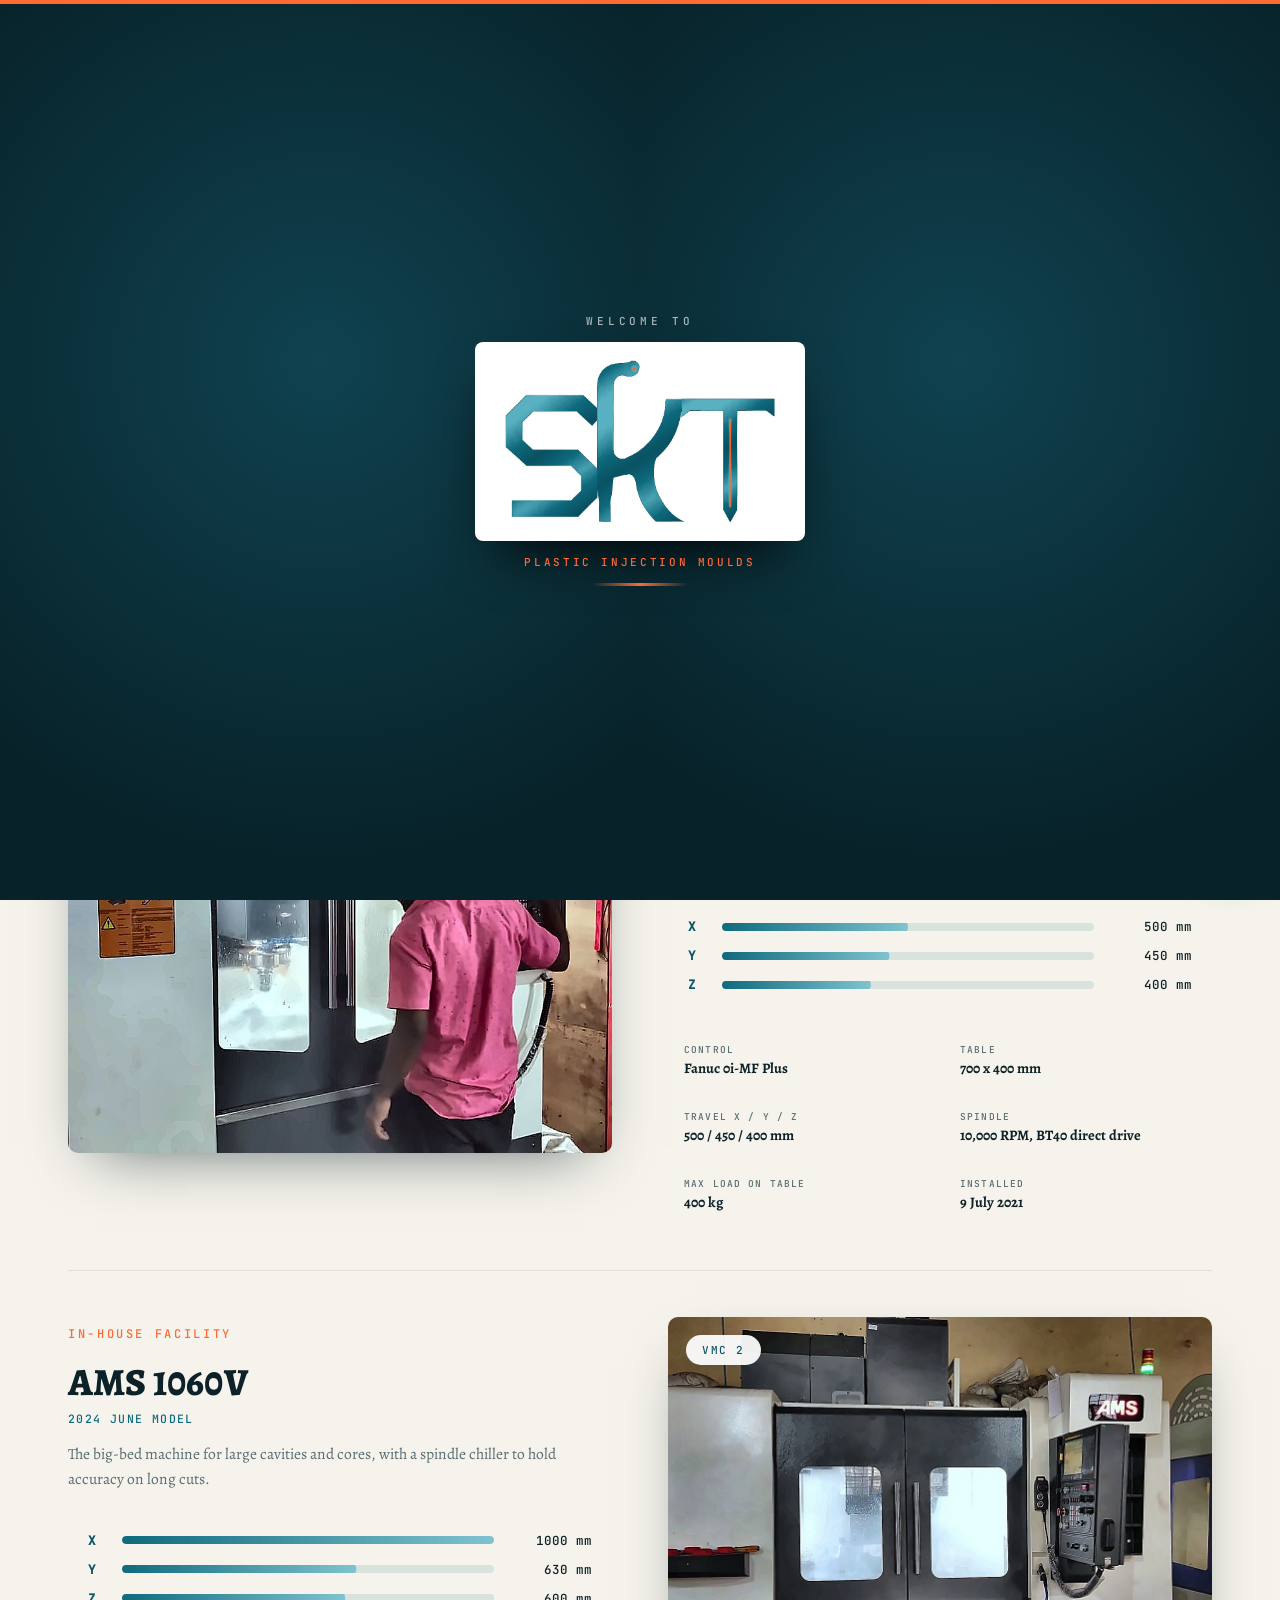
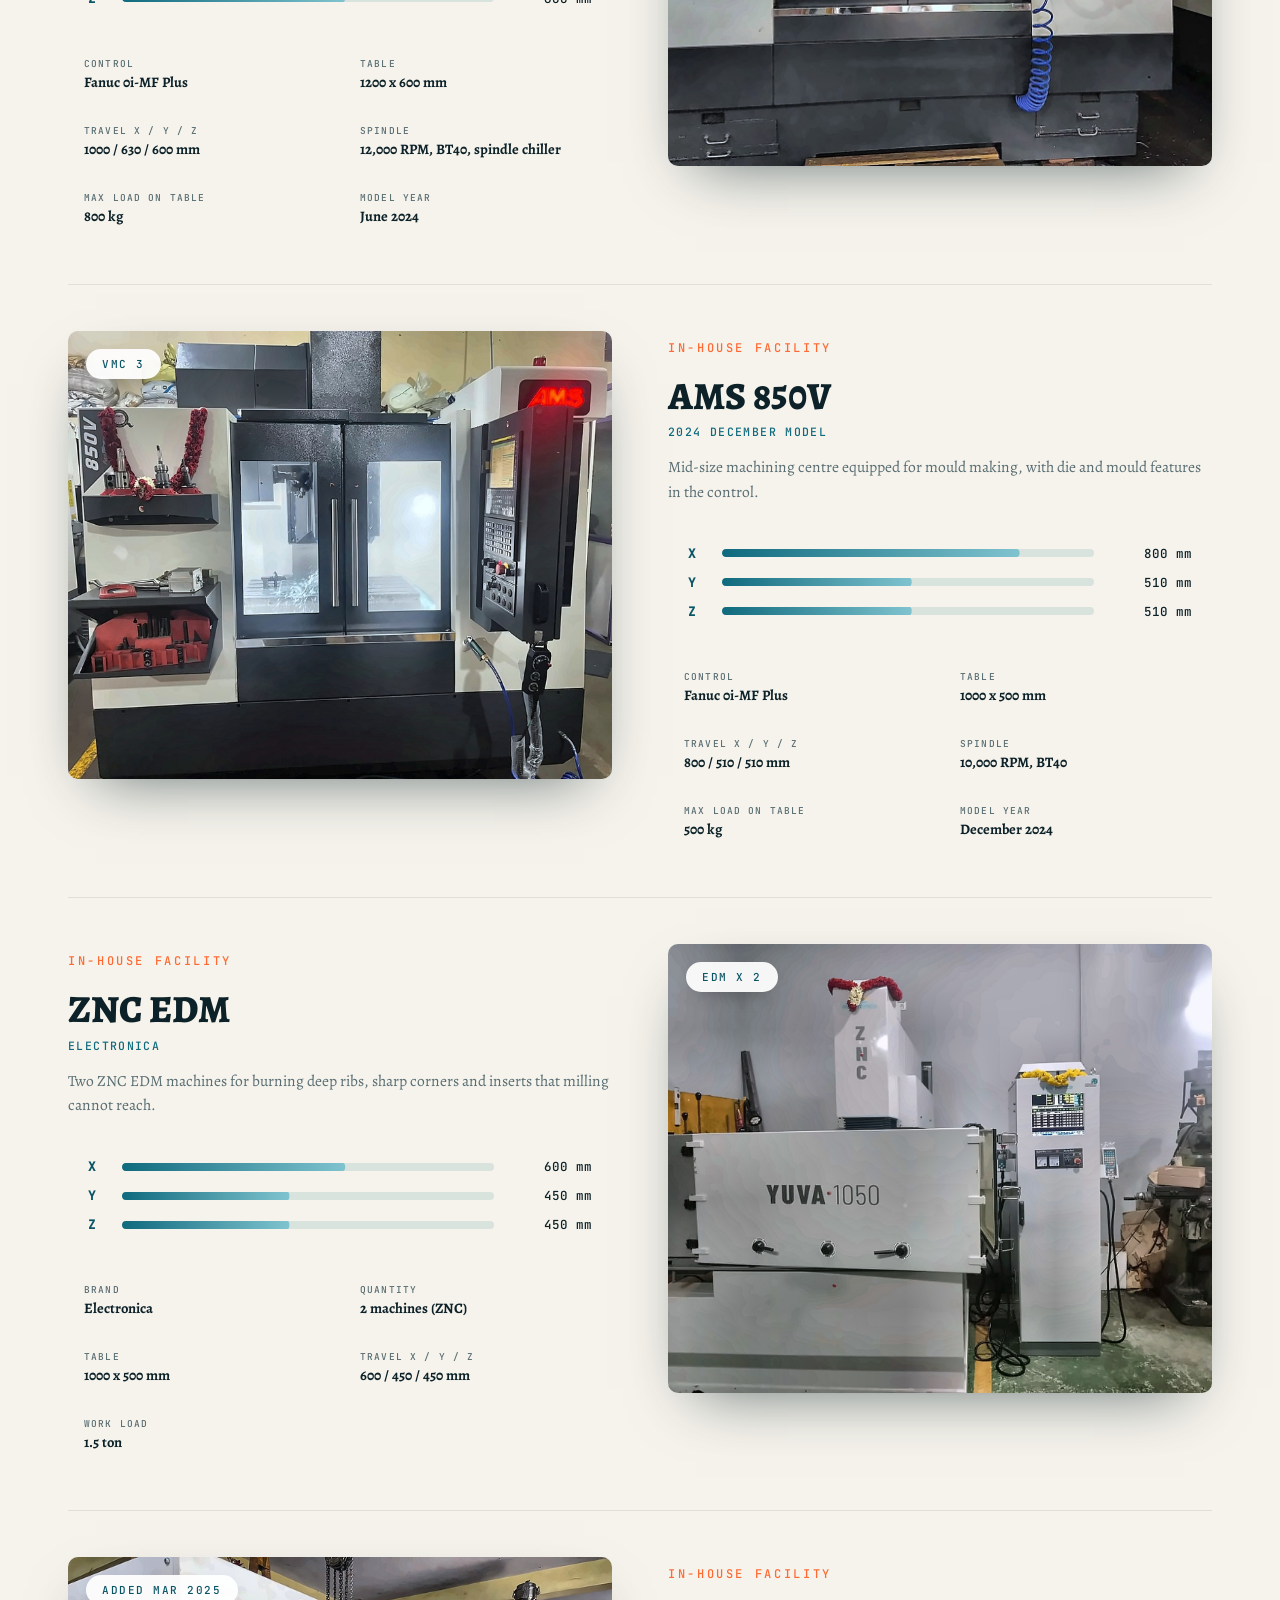
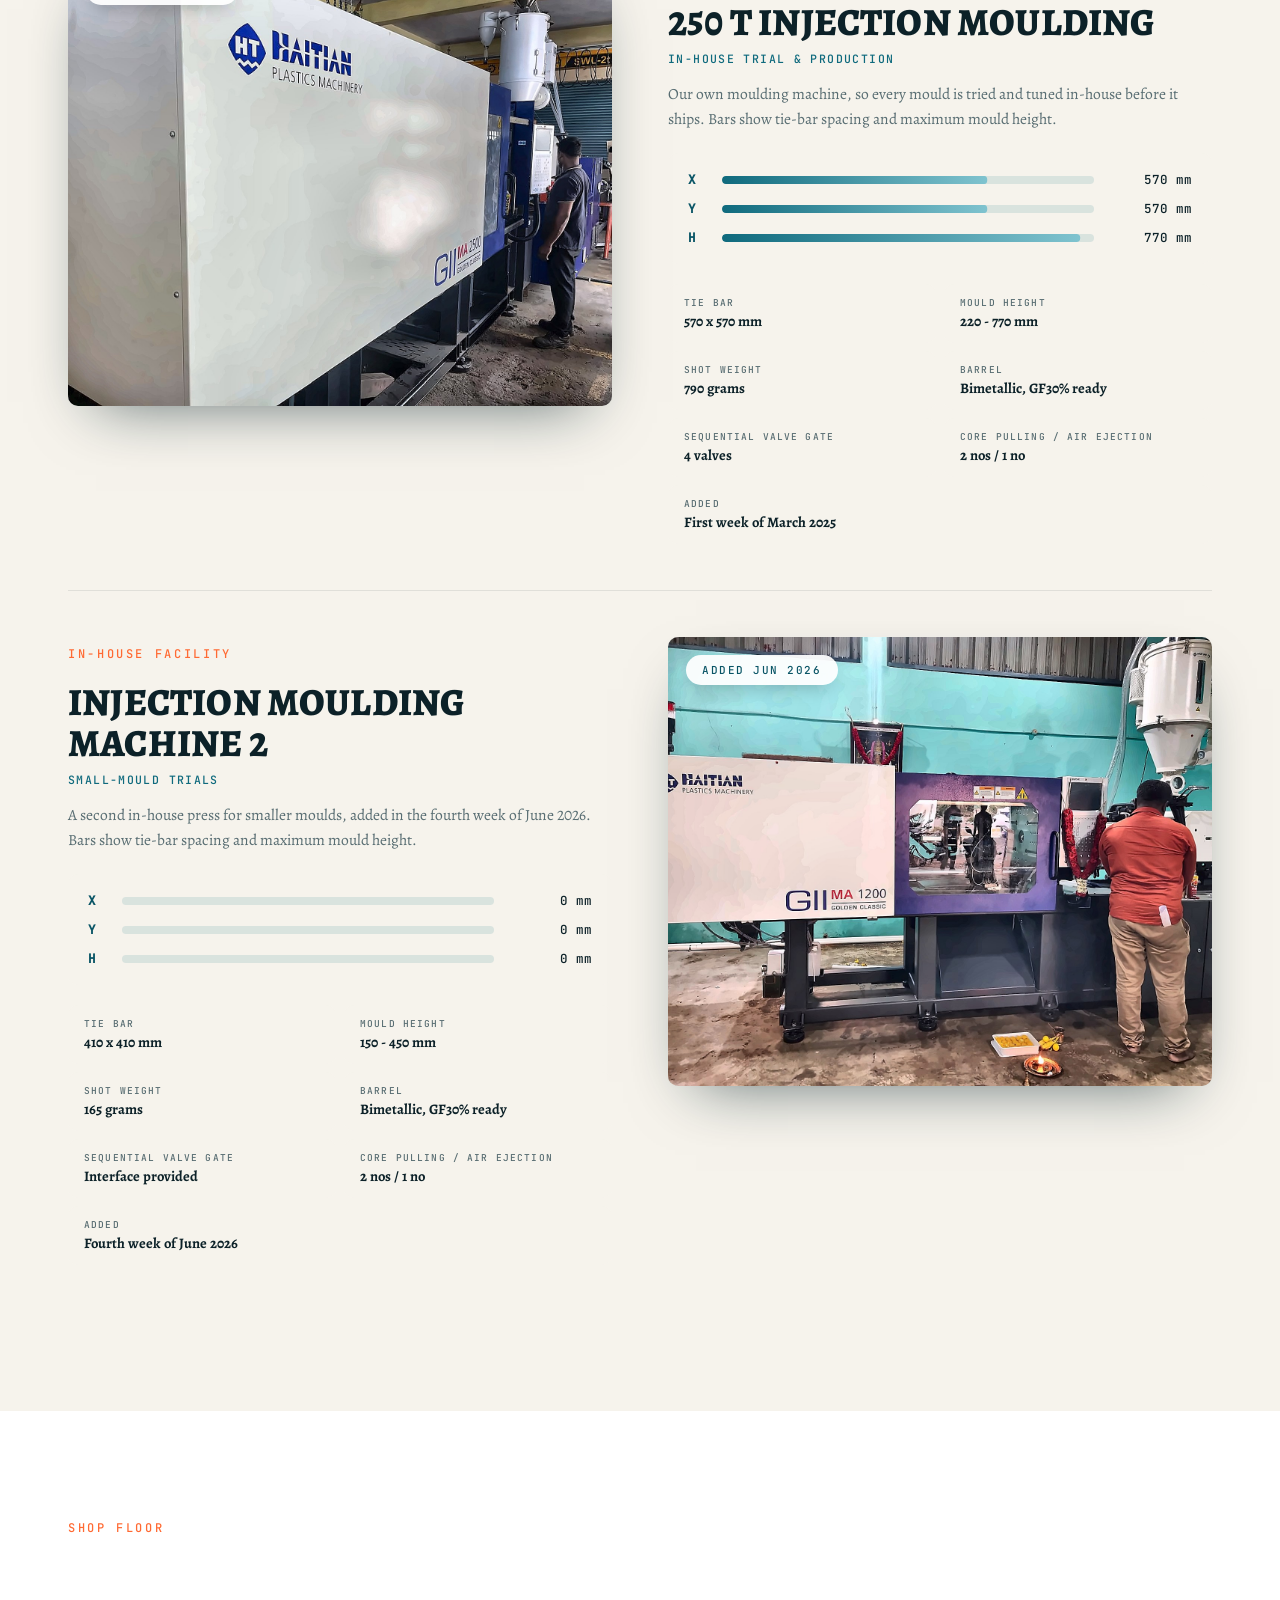
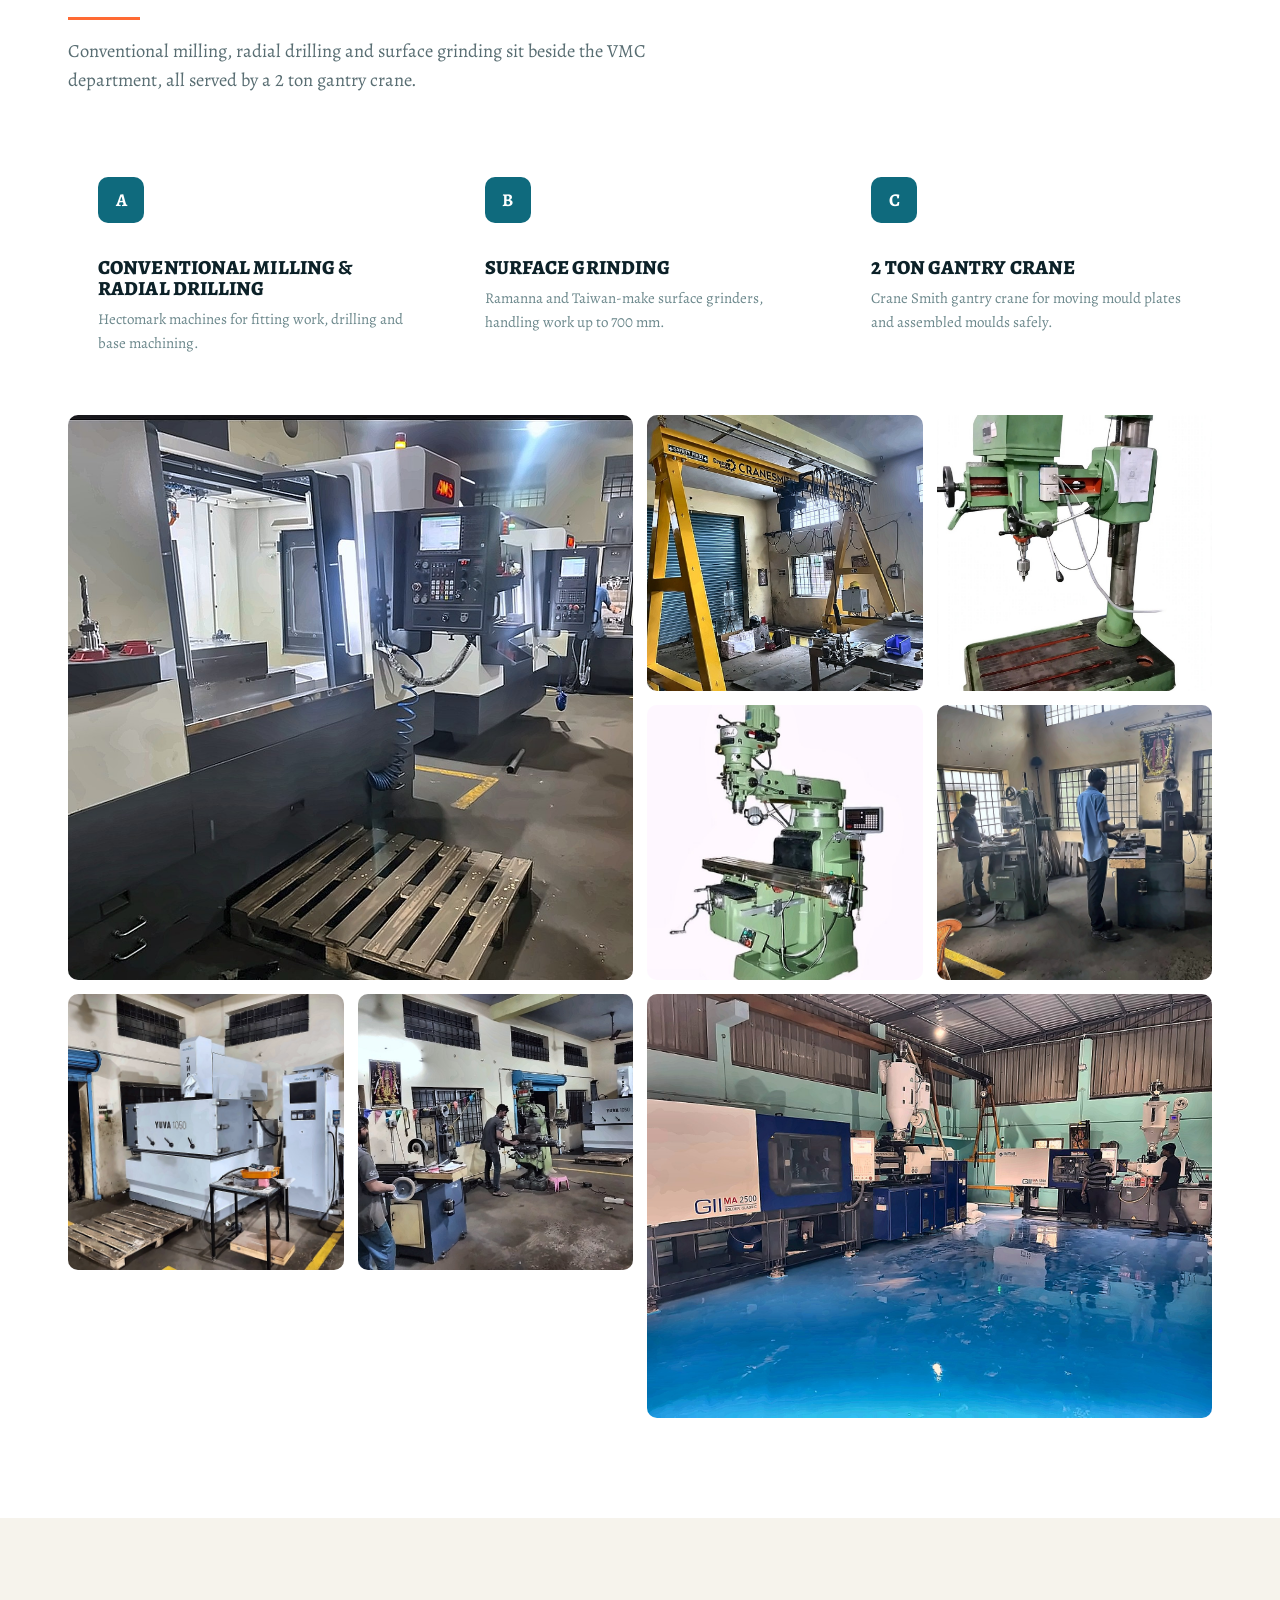
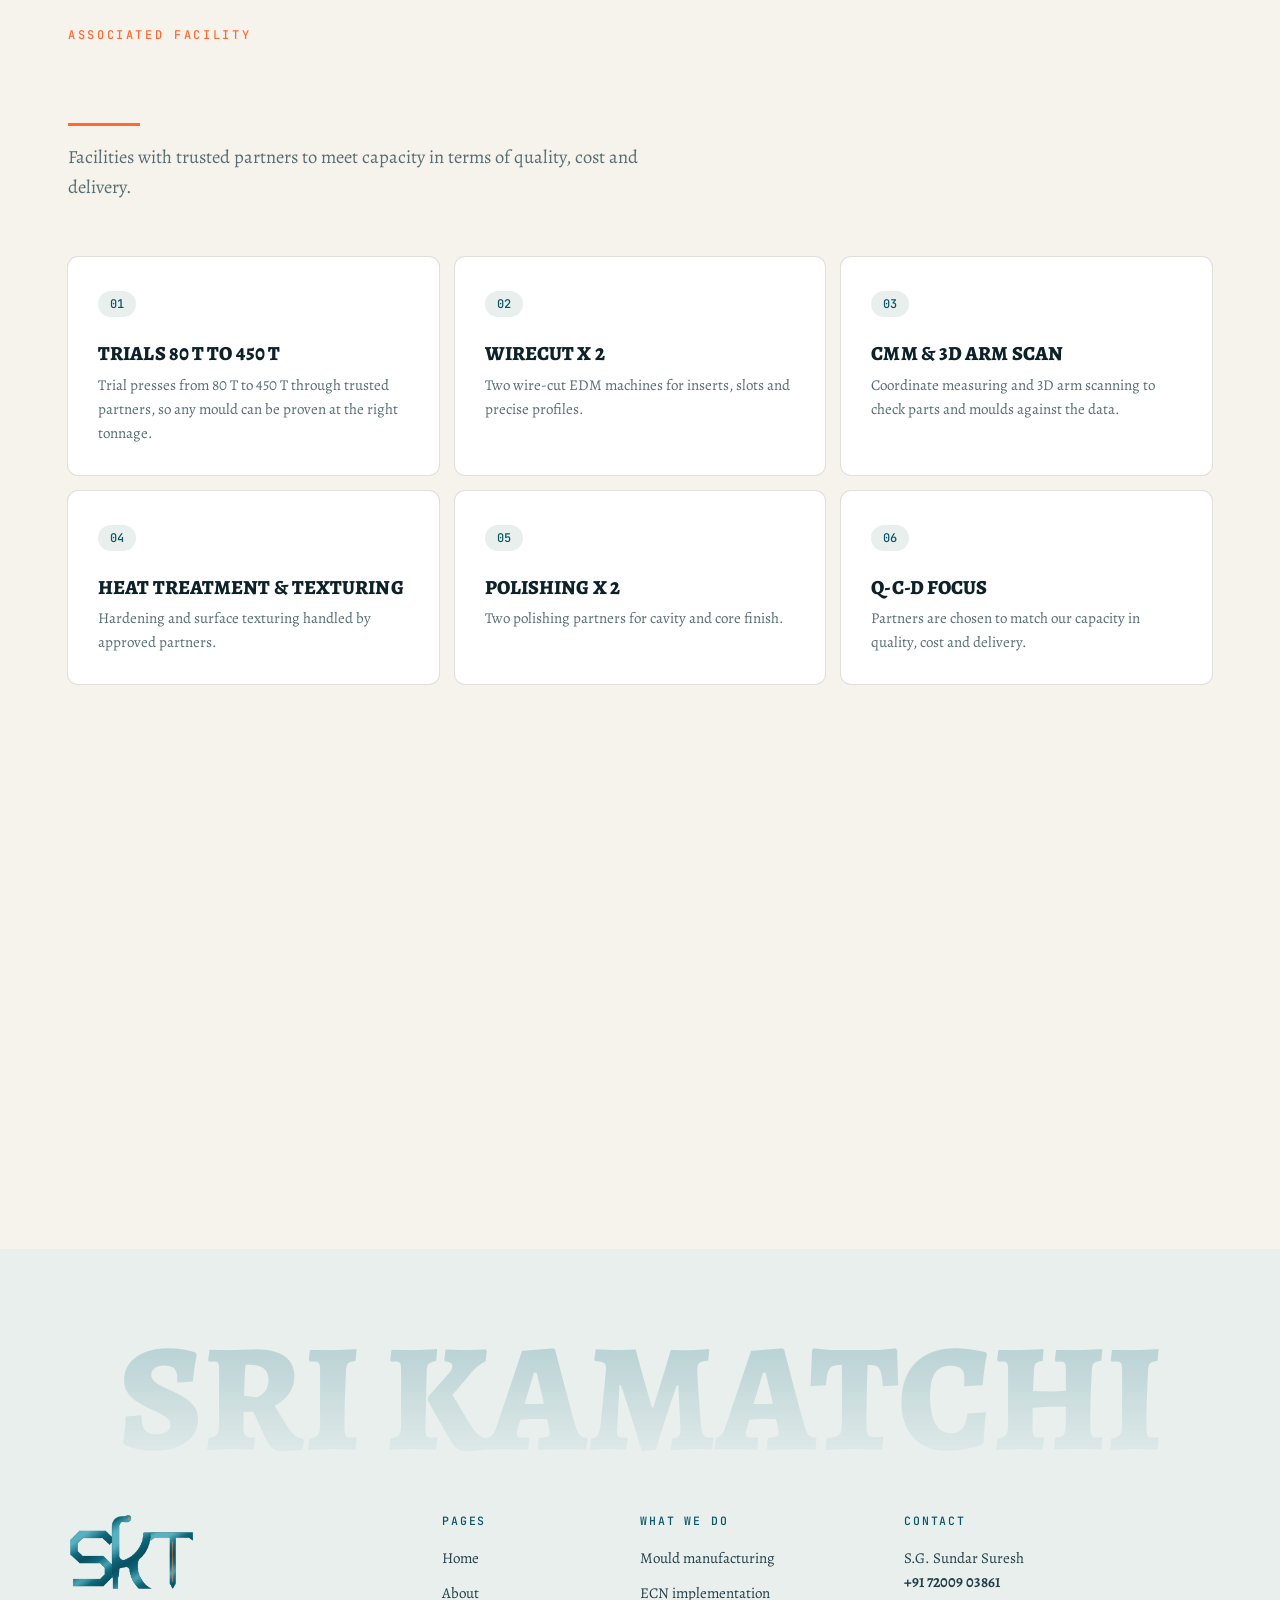
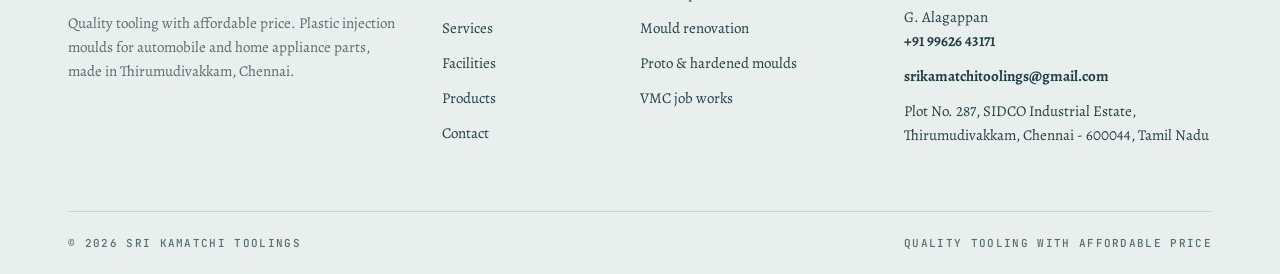
<file: facilities.html>
<!doctype html><html lang="en"><head><meta charset="utf-8"><meta name="viewport" content="width=device-width,initial-scale=1"><title>Facilities | Sri Kamatchi Toolings</title><meta name="description" content="VMC, ZNC EDM and injection moulding machines at Sri Kamatchi Toolings, plus trusted partners for wire cut, CMM and heat treatment."><meta name="theme-color" content="#f5f9fa"><link rel="icon" href="img/logo.png"><link rel="preload" href="fonts/alegreya.woff2" as="font" type="font/woff2" crossorigin><link rel="preload" href="fonts/manrope.woff2" as="font" type="font/woff2" crossorigin><script>document.documentElement.classList.add('js');try{if(sessionStorage.getItem('skt-seen')==='1')document.documentElement.classList.add('quick')}catch(e){}</script><link rel="stylesheet" href="css/style.css?v=9"><link rel="stylesheet" href="css/theme.css?v=2"></head><body><div id="ld" aria-label="Loading"><div class="lh l"></div><div class="lh r"></div><div class="lc"><div class="lcw"><canvas aria-hidden="true"></canvas><div class="lt"><small>Welcome to</small><img src="img/logo.png" alt="Sri Kamatchi Toolings"><em>Plastic injection moulds</em><i></i></div></div></div></div><header id="hd"><div class="hd"><a class="logo" href="index.html" aria-label="Sri Kamatchi Toolings home"><img src="img/logo.png" alt="SKT logo" width="65" height="40"><div><b>Sri Kamatchi Toolings</b><small>Plastic injection moulds</small></div></a><nav aria-label="Main"><i class="pill"></i><a href="index.html">Home</a><a href="about.html">About</a><a href="services.html">Services</a><a href="facilities.html" class="on">Facilities</a><a href="products.html">Products</a><a href="contact.html">Contact</a></nav><a class="hcall" href="tel:+917200903861" aria-label="Call +91 72009 03861"><svg viewBox="0 0 24 24" fill="none" stroke="currentColor" stroke-width="1.8" stroke-linecap="round" stroke-linejoin="round" aria-hidden="true"><path d="M22 16.9v3a2 2 0 0 1-2.2 2 19.8 19.8 0 0 1-8.6-3.1 19.5 19.5 0 0 1-6-6A19.8 19.8 0 0 1 2.1 4.2 2 2 0 0 1 4.1 2h3a2 2 0 0 1 2 1.7c.1 1 .4 1.9.7 2.8a2 2 0 0 1-.5 2.1L8 9.9a16 16 0 0 0 6 6l1.3-1.3a2 2 0 0 1 2.1-.4c.9.3 1.8.6 2.8.7a2 2 0 0 1 1.7 2z"/></svg><span>72009 03861</span></a><button class="bg" aria-label="Menu" aria-expanded="false"><i></i><i></i></button></div></header><div id="mm"><a class="mi" href="index.html">Home</a><a class="mi" href="about.html">About</a><a class="mi" href="services.html">Services</a><a class="mi on" href="facilities.html">Facilities</a><a class="mi" href="products.html">Products</a><a class="mi" href="contact.html">Contact</a><div class="mf">Call <a href="tel:+917200903861">+91 72009 03861</a><br><a href="mailto:srikamatchitoolings@gmail.com">srikamatchitoolings@gmail.com</a></div></div><nav class="bn" aria-label="Quick"><a href="index.html"><svg viewBox="0 0 24 24" fill="none" stroke="currentColor" stroke-width="1.8" stroke-linecap="round" stroke-linejoin="round" aria-hidden="true"><path d="M3 11.5 12 4l9 7.5V20a1 1 0 0 1-1 1h-5v-6H9v6H4a1 1 0 0 1-1-1z"/></svg><span>Home</span></a><a href="about.html"><svg viewBox="0 0 24 24" fill="none" stroke="currentColor" stroke-width="1.8" stroke-linecap="round" stroke-linejoin="round" aria-hidden="true"><circle cx="9" cy="8" r="3.2"/><path d="M3 20c0-3.3 2.7-6 6-6s6 2.7 6 6"/><circle cx="17.5" cy="9" r="2.5"/><path d="M17 14.2c2.4.3 4.2 2.3 4.2 4.8"/></svg><span>About</span></a><a href="services.html"><svg viewBox="0 0 24 24" fill="none" stroke="currentColor" stroke-width="1.8" stroke-linecap="round" stroke-linejoin="round" aria-hidden="true"><path d="M4 5.5A1.5 1.5 0 0 1 5.5 4H11v16H5.5A1.5 1.5 0 0 1 4 18.5z"/><path d="M20 5.5A1.5 1.5 0 0 0 18.5 4H13v16h5.500a1.500 1.500 0 0 0 1.500-1.500z"/></svg><span>Services</span></a><a href="facilities.html" class="on"><svg viewBox="0 0 24 24" fill="none" stroke="currentColor" stroke-width="1.8" stroke-linecap="round" stroke-linejoin="round" aria-hidden="true"><circle cx="12" cy="12" r="3"/><circle cx="12" cy="12" r="6.6"/><path d="M12 2v3M12 19v3M2 12h3M19 12h3M4.9 4.9 7 7M17 17l2.1 2.1M4.9 19.1 7 17M17 7l2.1-2.1"/></svg><span>Facilities</span></a><a href="products.html"><svg viewBox="0 0 24 24" fill="none" stroke="currentColor" stroke-width="1.8" stroke-linecap="round" stroke-linejoin="round" aria-hidden="true"><path d="m12 3 8 4.5v9L12 21l-8-4.5v-9z"/><path d="m4 7.5 8 4.5 8-4.5M12 12v9"/></svg><span>Products</span></a><a href="contact.html"><svg viewBox="0 0 24 24" fill="none" stroke="currentColor" stroke-width="1.8" stroke-linecap="round" stroke-linejoin="round" aria-hidden="true"><path d="M22 16.9v3a2 2 0 0 1-2.2 2 19.8 19.8 0 0 1-8.6-3.1 19.5 19.5 0 0 1-6-6A19.8 19.8 0 0 1 2.1 4.2 2 2 0 0 1 4.1 2h3a2 2 0 0 1 2 1.7c.1 1 .4 1.9.7 2.8a2 2 0 0 1-.5 2.1L8 9.9a16 16 0 0 0 6 6l1.3-1.3a2 2 0 0 1 2.1-.4c.9.3 1.8.6 2.8.7a2 2 0 0 1 1.7 2z"/></svg><span>Contact</span></a></nav><section class="ph"><div class="wrap"><div><div class="crumb"><a href="index.html">Home</a> / Facilities</div><h1>Machines, <span class="hl">in detail.</span></h1><p>Three VMCs, two ZNC EDMs and two injection presses, with trusted partners for wire cut, CMM, heat treatment and polishing.</p></div><div class="p3d" data-scene="gears" aria-hidden="true"></div></div></section><section class="s" style="padding-top:60px"><div class="wrap"><div class="sheet"><div class="ph2"><img alt="VMC 540V" loading="lazy" src="img/vmc1.jpg"/><span class="st">VMC 1</span></div><div><div class="eb">In-house facility</div><h3>VMC 540V</h3><div class="by">Ace Micromatic (AMS)</div><p class="nt">Installed 9 July 2021. Equipped for mould making, with die and mould feature software added to the Fanuc control. Turbulent-flow cooling clears chips.</p><div class="ax"><div><b>X</b><em style="--w:0.500"><i></i></em><span data-v="500">0 mm</span></div><div><b>Y</b><em style="--w:0.450"><i></i></em><span data-v="450">0 mm</span></div><div><b>Z</b><em style="--w:0.400"><i></i></em><span data-v="400">0 mm</span></div></div><div class="sp"><div><small>Control</small><b>Fanuc 0i-MF Plus</b></div><div><small>Table</small><b>700 x 400 mm</b></div><div><small>Travel X / Y / Z</small><b>500 / 450 / 400 mm</b></div><div><small>Spindle</small><b>10,000 RPM, BT40 direct drive</b></div><div><small>Max load on table</small><b>400 kg</b></div><div><small>Installed</small><b>9 July 2021</b></div></div></div></div><div class="sheet flip"><div class="ph2"><img alt="AMS 1060V" loading="lazy" src="img/vmc2.jpg"/><span class="st">VMC 2</span></div><div><div class="eb">In-house facility</div><h3>AMS 1060V</h3><div class="by">2024 June model</div><p class="nt">The big-bed machine for large cavities and cores, with a spindle chiller to hold accuracy on long cuts.</p><div class="ax"><div><b>X</b><em style="--w:1.000"><i></i></em><span data-v="1000">0 mm</span></div><div><b>Y</b><em style="--w:0.630"><i></i></em><span data-v="630">0 mm</span></div><div><b>Z</b><em style="--w:0.600"><i></i></em><span data-v="600">0 mm</span></div></div><div class="sp"><div><small>Control</small><b>Fanuc 0i-MF Plus</b></div><div><small>Table</small><b>1200 x 600 mm</b></div><div><small>Travel X / Y / Z</small><b>1000 / 630 / 600 mm</b></div><div><small>Spindle</small><b>12,000 RPM, BT40, spindle chiller</b></div><div><small>Max load on table</small><b>800 kg</b></div><div><small>Model year</small><b>June 2024</b></div></div></div></div><div class="sheet"><div class="ph2"><img alt="AMS 850V" loading="lazy" src="img/vmc3.jpg"/><span class="st">VMC 3</span></div><div><div class="eb">In-house facility</div><h3>AMS 850V</h3><div class="by">2024 December model</div><p class="nt">Mid-size machining centre equipped for mould making, with die and mould features in the control.</p><div class="ax"><div><b>X</b><em style="--w:0.800"><i></i></em><span data-v="800">0 mm</span></div><div><b>Y</b><em style="--w:0.510"><i></i></em><span data-v="510">0 mm</span></div><div><b>Z</b><em style="--w:0.510"><i></i></em><span data-v="510">0 mm</span></div></div><div class="sp"><div><small>Control</small><b>Fanuc 0i-MF Plus</b></div><div><small>Table</small><b>1000 x 500 mm</b></div><div><small>Travel X / Y / Z</small><b>800 / 510 / 510 mm</b></div><div><small>Spindle</small><b>10,000 RPM, BT40</b></div><div><small>Max load on table</small><b>500 kg</b></div><div><small>Model year</small><b>December 2024</b></div></div></div></div><div class="sheet flip"><div class="ph2"><img alt="ZNC EDM" loading="lazy" src="img/edm.jpg"/><span class="st">EDM x 2</span></div><div><div class="eb">In-house facility</div><h3>ZNC EDM</h3><div class="by">Electronica</div><p class="nt">Two ZNC EDM machines for burning deep ribs, sharp corners and inserts that milling cannot reach.</p><div class="ax"><div><b>X</b><em style="--w:0.600"><i></i></em><span data-v="600">0 mm</span></div><div><b>Y</b><em style="--w:0.450"><i></i></em><span data-v="450">0 mm</span></div><div><b>Z</b><em style="--w:0.450"><i></i></em><span data-v="450">0 mm</span></div></div><div class="sp"><div><small>Brand</small><b>Electronica</b></div><div><small>Quantity</small><b>2 machines (ZNC)</b></div><div><small>Table</small><b>1000 x 500 mm</b></div><div><small>Travel X / Y / Z</small><b>600 / 450 / 450 mm</b></div><div class="wide"><small>Work load</small><b>1.5 ton</b></div></div></div></div><div class="sheet"><div class="ph2"><img alt="250 T Injection Moulding" loading="lazy" src="img/inj250.jpg"/><span class="st">Added Mar 2025</span></div><div><div class="eb">In-house facility</div><h3>250 T Injection Moulding</h3><div class="by">In-house trial &amp; production</div><p class="nt">Our own moulding machine, so every mould is tried and tuned in-house before it ships. Bars show tie-bar spacing and maximum mould height.</p><div class="ax"><div><b>X</b><em style="--w:0.713"><i></i></em><span data-v="570">0 mm</span></div><div><b>Y</b><em style="--w:0.713"><i></i></em><span data-v="570">0 mm</span></div><div><b>H</b><em style="--w:0.963"><i></i></em><span data-v="770">0 mm</span></div></div><div class="sp"><div><small>Tie bar</small><b>570 x 570 mm</b></div><div><small>Mould height</small><b>220 - 770 mm</b></div><div><small>Shot weight</small><b>790 grams</b></div><div><small>Barrel</small><b>Bimetallic, GF30% ready</b></div><div><small>Sequential valve gate</small><b>4 valves</b></div><div><small>Core pulling / air ejection</small><b>2 nos / 1 no</b></div><div class="wide"><small>Added</small><b>First week of March 2025</b></div></div></div></div><div class="sheet flip"><div class="ph2"><img alt="Injection Moulding Machine 2" loading="lazy" src="img/inj-2.jpg"/><span class="st">Added Jun 2026</span></div><div><div class="eb">In-house facility</div><h3>Injection Moulding Machine 2</h3><div class="by">Small-mould trials</div><p class="nt">A second in-house press for smaller moulds, added in the fourth week of June 2026. Bars show tie-bar spacing and maximum mould height.</p><div class="ax"><div><b>X</b><em style="--w:0.512"><i></i></em><span data-v="410">0 mm</span></div><div><b>Y</b><em style="--w:0.512"><i></i></em><span data-v="410">0 mm</span></div><div><b>H</b><em style="--w:0.562"><i></i></em><span data-v="450">0 mm</span></div></div><div class="sp"><div><small>Tie bar</small><b>410 x 410 mm</b></div><div><small>Mould height</small><b>150 - 450 mm</b></div><div><small>Shot weight</small><b>165 grams</b></div><div><small>Barrel</small><b>Bimetallic, GF30% ready</b></div><div><small>Sequential valve gate</small><b>Interface provided</b></div><div><small>Core pulling / air ejection</small><b>2 nos / 1 no</b></div><div class="wide"><small>Added</small><b>Fourth week of June 2026</b></div></div></div></div></div></section><section class="s paper"><div class="wrap"><div class="sh2"><div><div class="eb">Shop floor</div><h2>2,200 sq. ft. of <span class="hl">tool room</span></h2><p class="sub">Conventional milling, radial drilling and surface grinding sit beside the VMC department, all served by a 2 ton gantry crane.</p></div></div><div class="cards3" style="margin-bottom:30px"><div class="cd" style="background:#fff;color:var(--ink)"><b>A</b><h4>Conventional milling &amp; radial drilling</h4><p style="color:#6c888c">Hectomark machines for fitting work, drilling and base machining.</p></div><div class="cd" style="background:#fff;color:var(--ink)"><b>B</b><h4>Surface grinding</h4><p style="color:#6c888c">Ramanna and Taiwan-make surface grinders, handling work up to 700 mm.</p></div><div class="cd" style="background:#fff;color:var(--ink)"><b>C</b><h4>2 ton gantry crane</h4><p style="color:#6c888c">Crane Smith gantry crane for moving mould plates and assembled moulds safely.</p></div></div><div class="mini"><figure data-zoom="img/floor1.jpg"><img alt="Shop floor" loading="lazy" src="img/floor1.jpg"/></figure><figure data-zoom="img/floor-gantry.jpg"><img alt="Gantry crane" loading="lazy" src="img/floor-gantry.jpg"/></figure><figure data-zoom="img/radial.jpg"><img alt="Radial drilling machine" loading="lazy" src="img/radial.jpg"/></figure><figure data-zoom="img/mill.jpg"><img alt="Conventional milling machine" loading="lazy" src="img/mill.jpg"/></figure><figure data-zoom="img/grinding.jpg"><img alt="Surface grinding" loading="lazy" src="img/grinding.jpg"/></figure><figure data-zoom="img/edm-room.jpg"><img alt="EDM area" loading="lazy" src="img/edm-room.jpg"/></figure><figure data-zoom="img/floor3.jpg"><img alt="VMC department" loading="lazy" src="img/floor3.jpg"/></figure><figure data-zoom="img/inj-shop.jpg"><img alt="Injection moulding shop floor" loading="lazy" src="img/inj-shop.jpg"/></figure></div></div></section><section class="s"><div class="wrap"><div class="sh"><div class="eb">Associated facility</div><h2>Trusted partners <span class="hl">for the rest</span></h2><p class="sub">Facilities with trusted partners to meet capacity in terms of quality, cost and delivery.</p></div><div class="assoc"><div class="as"><b>01</b><h4>Trials 80 T to 450 T</h4><p>Trial presses from 80 T to 450 T through trusted partners, so any mould can be proven at the right tonnage.</p></div><div class="as"><b>02</b><h4>Wirecut x 2</h4><p>Two wire-cut EDM machines for inserts, slots and precise profiles.</p></div><div class="as"><b>03</b><h4>CMM &amp; 3D arm scan</h4><p>Coordinate measuring and 3D arm scanning to check parts and moulds against the data.</p></div><div class="as"><b>04</b><h4>Heat treatment &amp; texturing</h4><p>Hardening and surface texturing handled by approved partners.</p></div><div class="as"><b>05</b><h4>Polishing x 2</h4><p>Two polishing partners for cavity and core finish.</p></div><div class="as"><b>06</b><h4>Q-C-D focus</h4><p>Partners are chosen to match our capacity in quality, cost and delivery.</p></div></div></div></section><section class="s tight"><div class="wrap"><div class="cta rv"><img class="wm" src="img/logo.png" alt=""><div><h2>Need machine time or a <span class="out">trial?</span></h2><p>Ask about VMC job works or trial slots. We will confirm capacity and lead time.</p></div><div class="bts"><a class="btn wh" href="contact.html">Send an enquiry</a><a class="btn ow" href="tel:+917200903861">+91 72009 03861</a></div></div></div></section><footer><div class="wrap"><div class="fmark" aria-hidden="true">SRI KAMATCHI</div><div class="fg"><div><a class="logo" href="index.html" aria-label="Sri Kamatchi Toolings home"><img src="img/logo.png" alt="SKT logo" width="127" height="78"></a><p>Quality tooling with affordable price. Plastic injection moulds for automobile and home appliance parts, made in Thirumudivakkam, Chennai.</p></div><div><h4>Pages</h4><ul><li><a href="index.html">Home</a></li><li><a href="about.html">About</a></li><li><a href="services.html">Services</a></li><li><a href="facilities.html">Facilities</a></li><li><a href="products.html">Products</a></li><li><a href="contact.html">Contact</a></li></ul></div><div><h4>What we do</h4><ul><li>Mould manufacturing</li><li>ECN implementation</li><li>Mould renovation</li><li>Proto &amp; hardened moulds</li><li>VMC job works</li></ul></div><div><h4>Contact</h4><ul><li>S.G. Sundar Suresh<br><a href="tel:+917200903861">+91 72009 03861</a></li><li>G. Alagappan<br><a href="tel:+919962643171">+91 99626 43171</a></li><li><a href="mailto:srikamatchitoolings@gmail.com">srikamatchitoolings@gmail.com</a></li><li>Plot No. 287, SIDCO Industrial Estate, Thirumudivakkam, Chennai - 600044, Tamil Nadu</li></ul></div></div><div class="fb"><span>&copy; 2026 SRI KAMATCHI TOOLINGS</span><span>QUALITY TOOLING WITH AFFORDABLE PRICE</span></div></div></footer><a class="wa" href="https://wa.me/917200903861" target="_blank" rel="noopener" aria-label="Chat on WhatsApp"><svg viewBox="0 0 24 24" aria-hidden="true"><path d="M20.5 3.5A11.8 11.8 0 0 0 12 0C5.4 0 .1 5.3.1 11.9c0 2.1.5 4.1 1.6 5.9L0 24l6.4-1.7a11.9 11.9 0 0 0 5.6 1.4c6.6 0 11.9-5.3 11.9-11.9 0-3.2-1.2-6.200-3.400-8.300zM12 21.700a9.900 9.900 0 0 1-5-1.400l-.4-.2-3.800 1 1-3.700-.2-.4A9.800 9.800 0 0 1 2.100 12C2.100 6.500 6.500 2.100 12 2.100c2.600 0 5.100 1 6.900 2.900a9.800 9.800 0 0 1 2.900 7c0 5.500-4.400 9.700-9.800 9.700zm5.400-7.300c-.3-.1-1.800-.9-2-1-.3-.1-.5-.1-.7.100-.2.300-.8 1-.9 1.200-.2.200-.3.200-.6.100-.3-.1-1.200-.4-2.300-1.400-.9-.8-1.400-1.700-1.600-2-.2-.3 0-.5.100-.6l.4-.5c.1-.2.200-.3.300-.5.100-.2 0-.4 0-.5l-.9-2.200c-.2-.6-.5-.5-.7-.5h-.6c-.2 0-.5.100-.8.400-.3.300-1 1-1 2.500s1.100 2.900 1.200 3.100c.1.200 2.100 3.200 5.100 4.500 1.800.8 2.500.8 3.400.7.600-.1 1.800-.7 2-1.400.3-.7.300-1.300.2-1.400-.1-.1-.3-.2-.6-.3z"/></svg></a><div id="lb"><span>CLOSE &times;</span><img alt=""></div><script src="js/main.js?v=5"></script><script src="js/cursor.js?v=1"></script><script src="js/three.min.js"></script><script src="js/pg3d.js?v=2"></script><script src="js/fluid.js?v=1"></script></body></html>
</file>
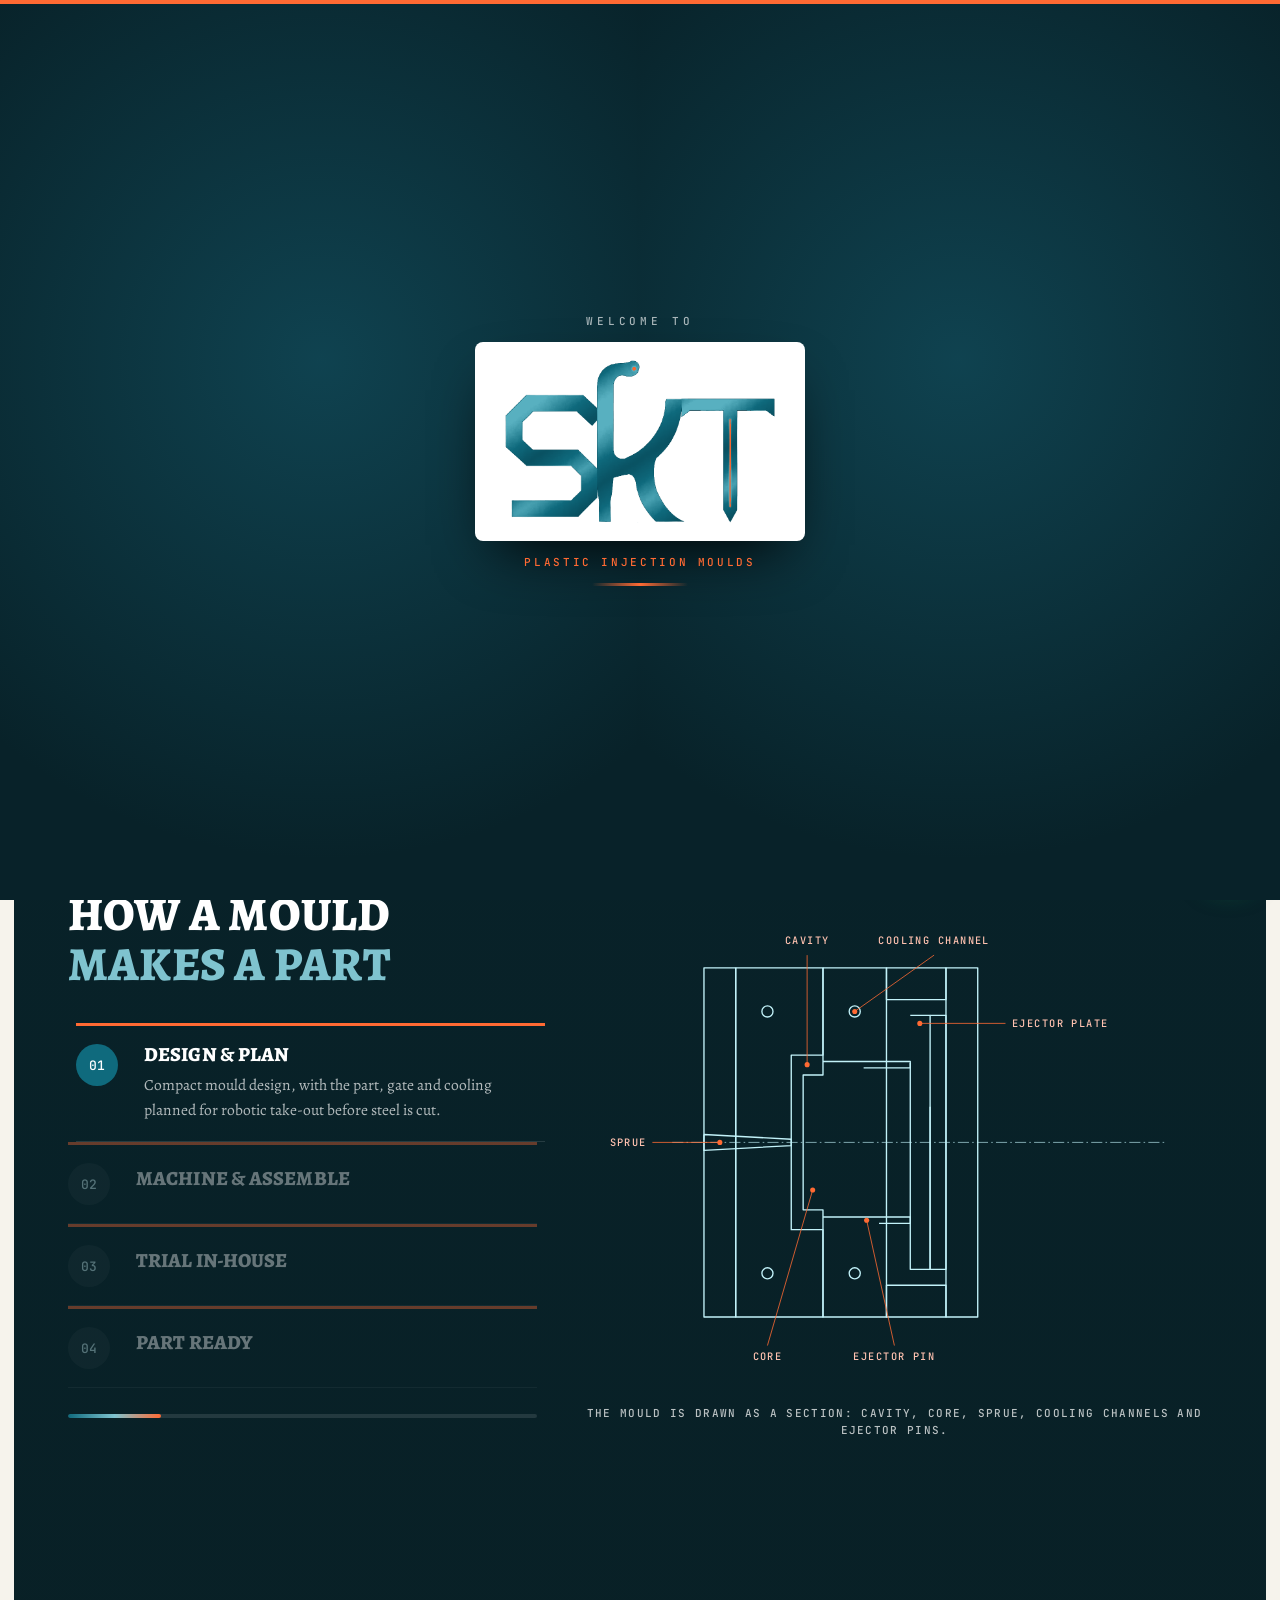
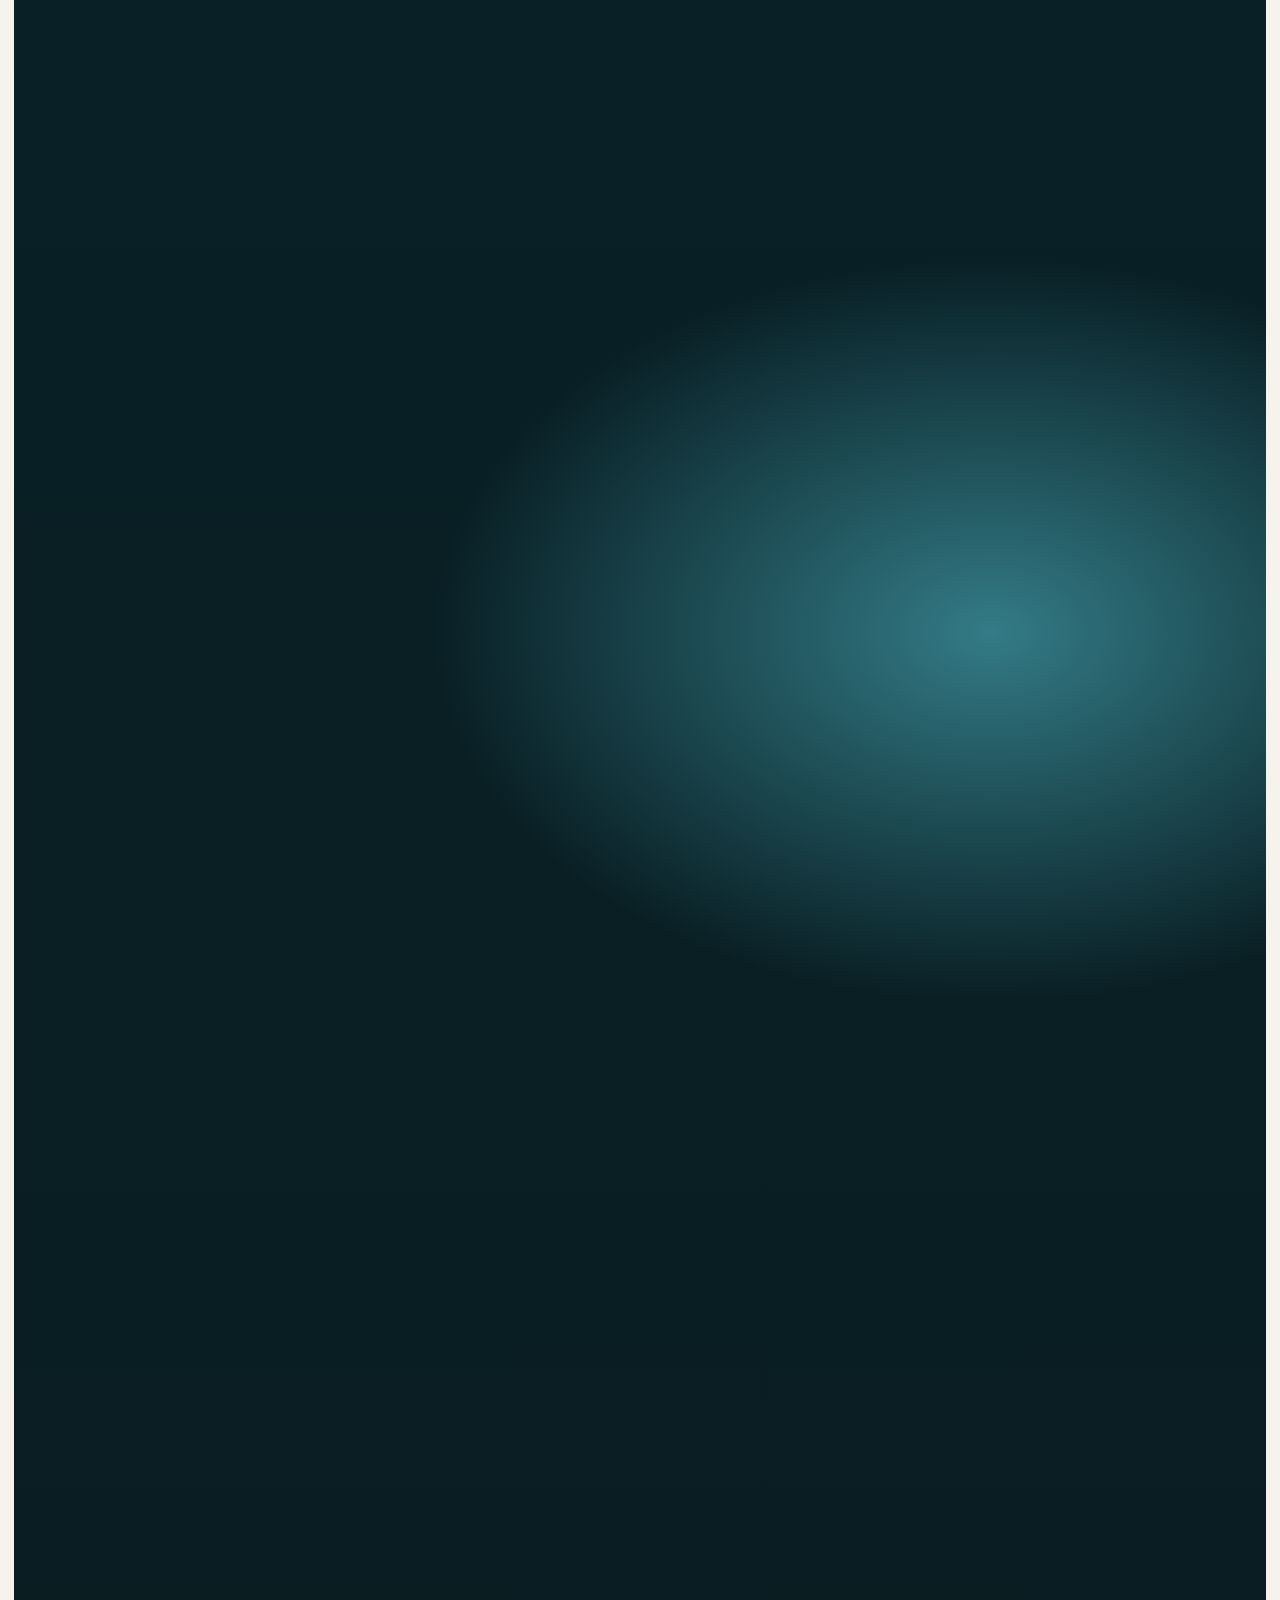
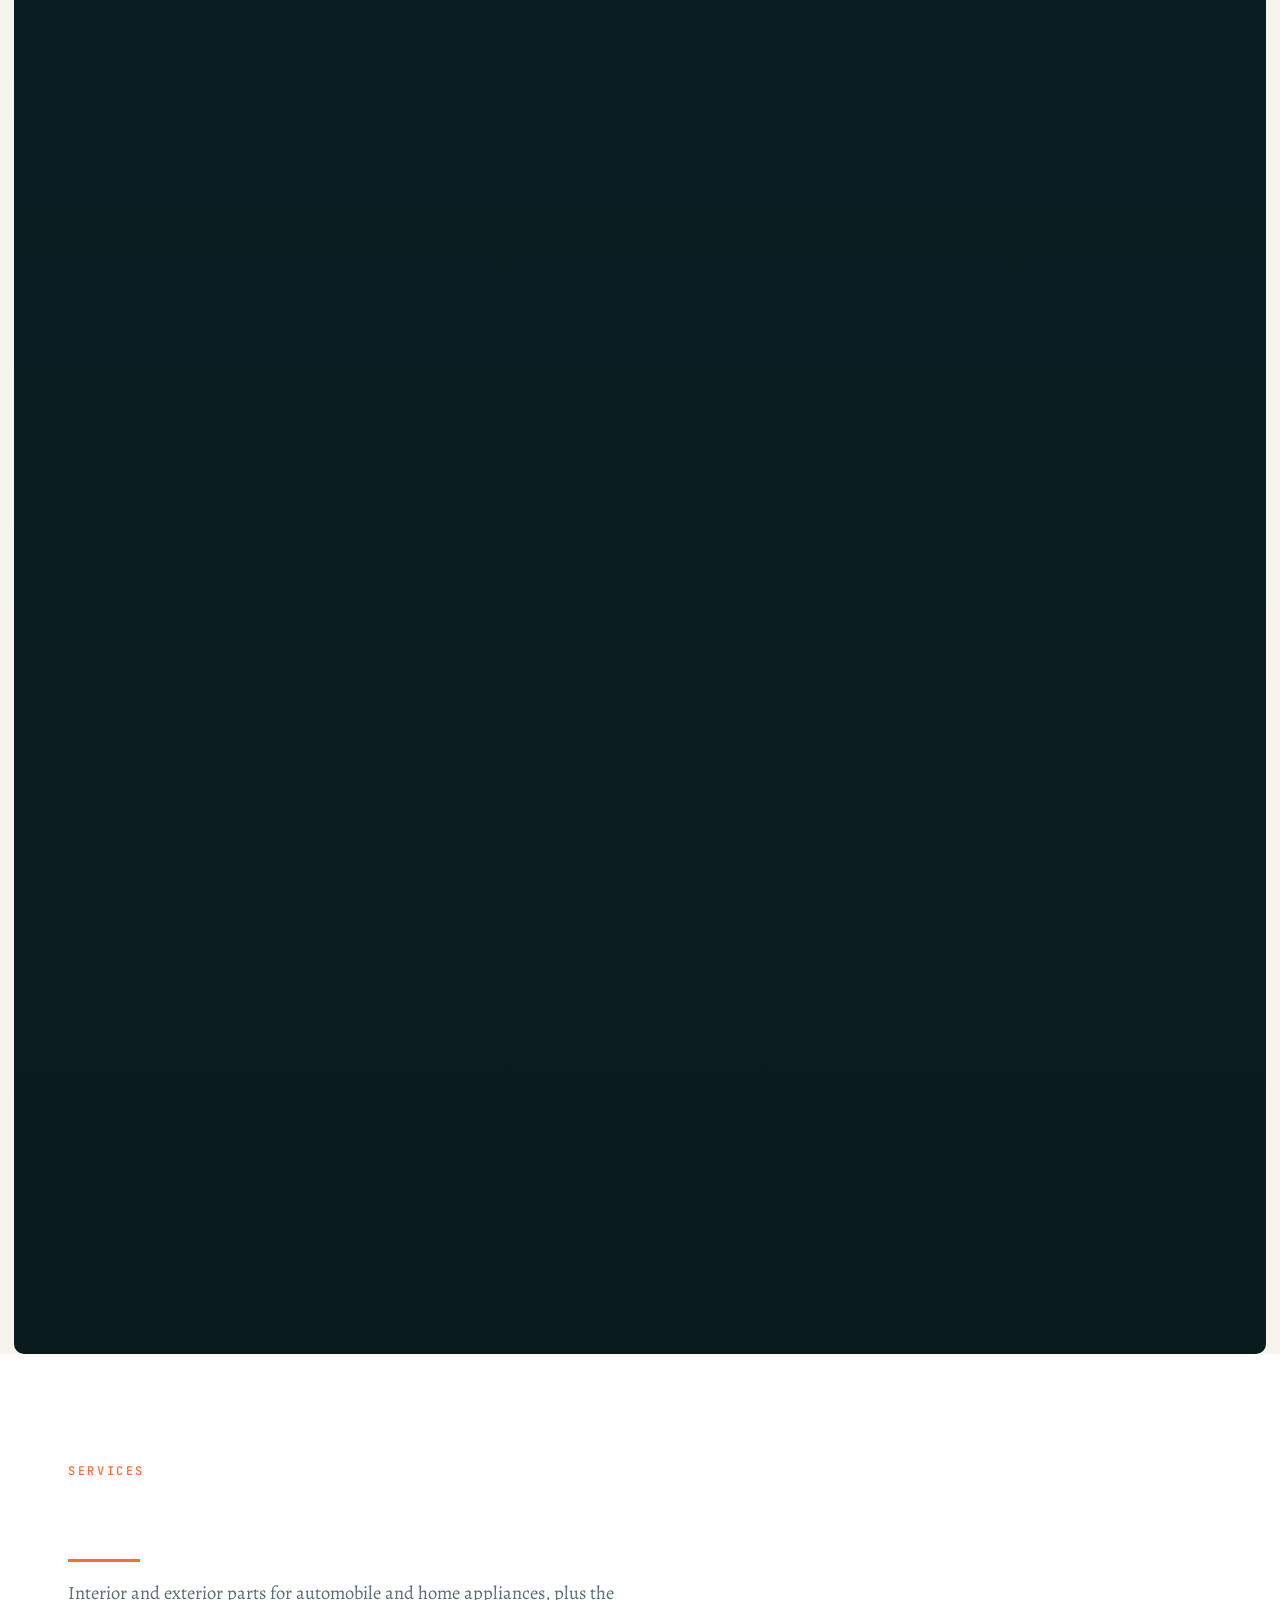
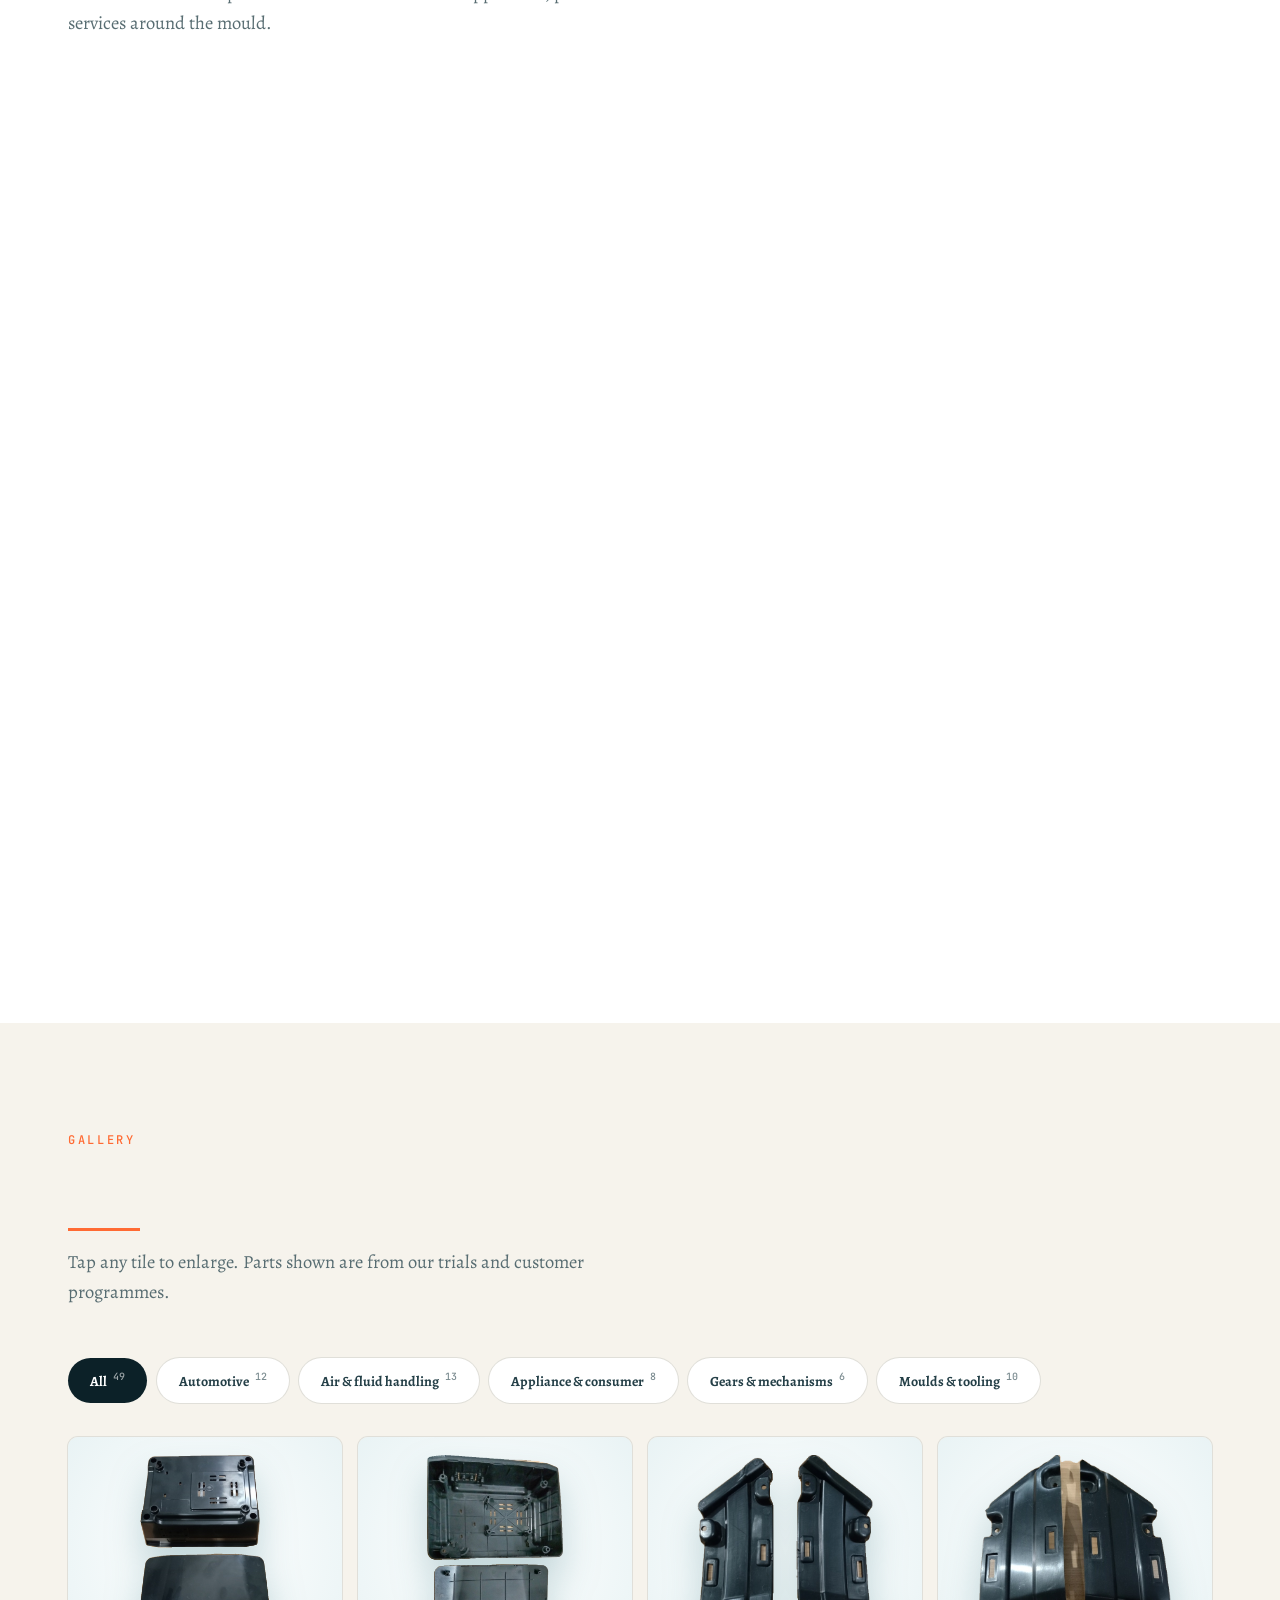
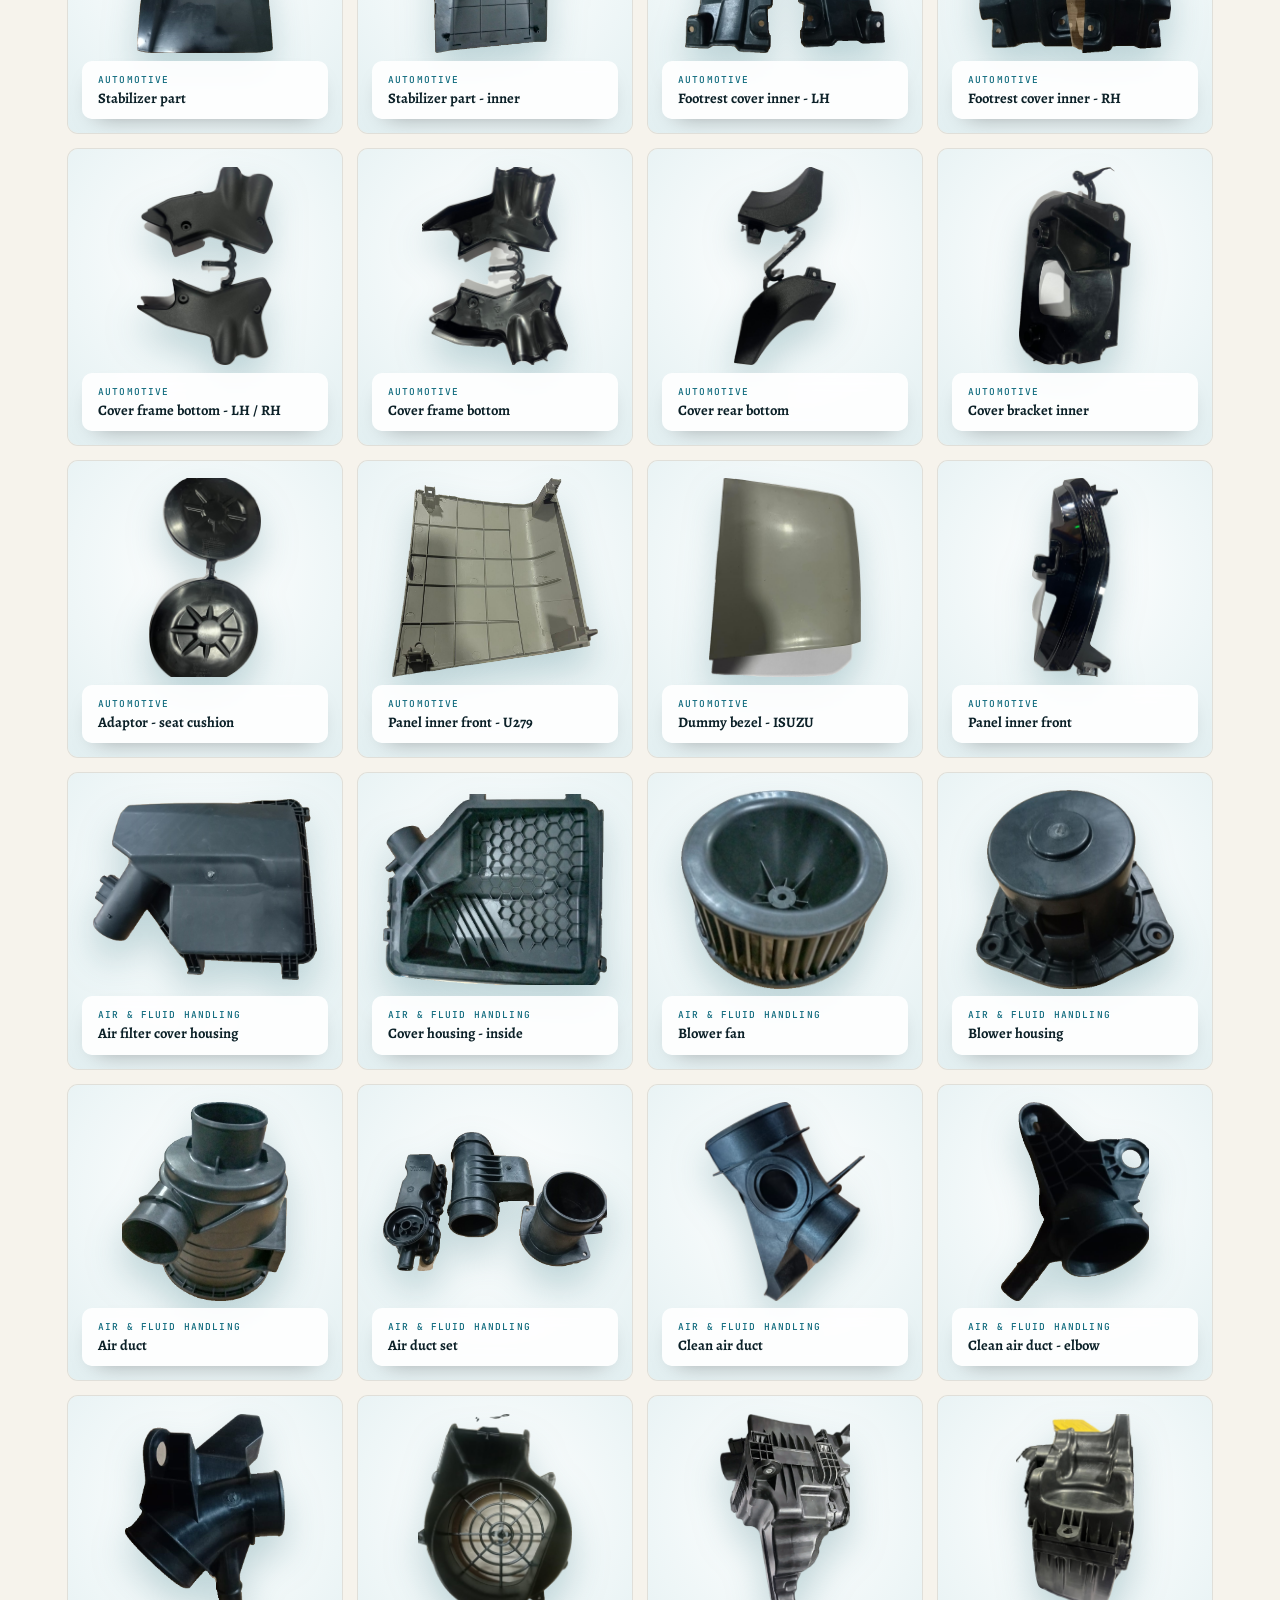
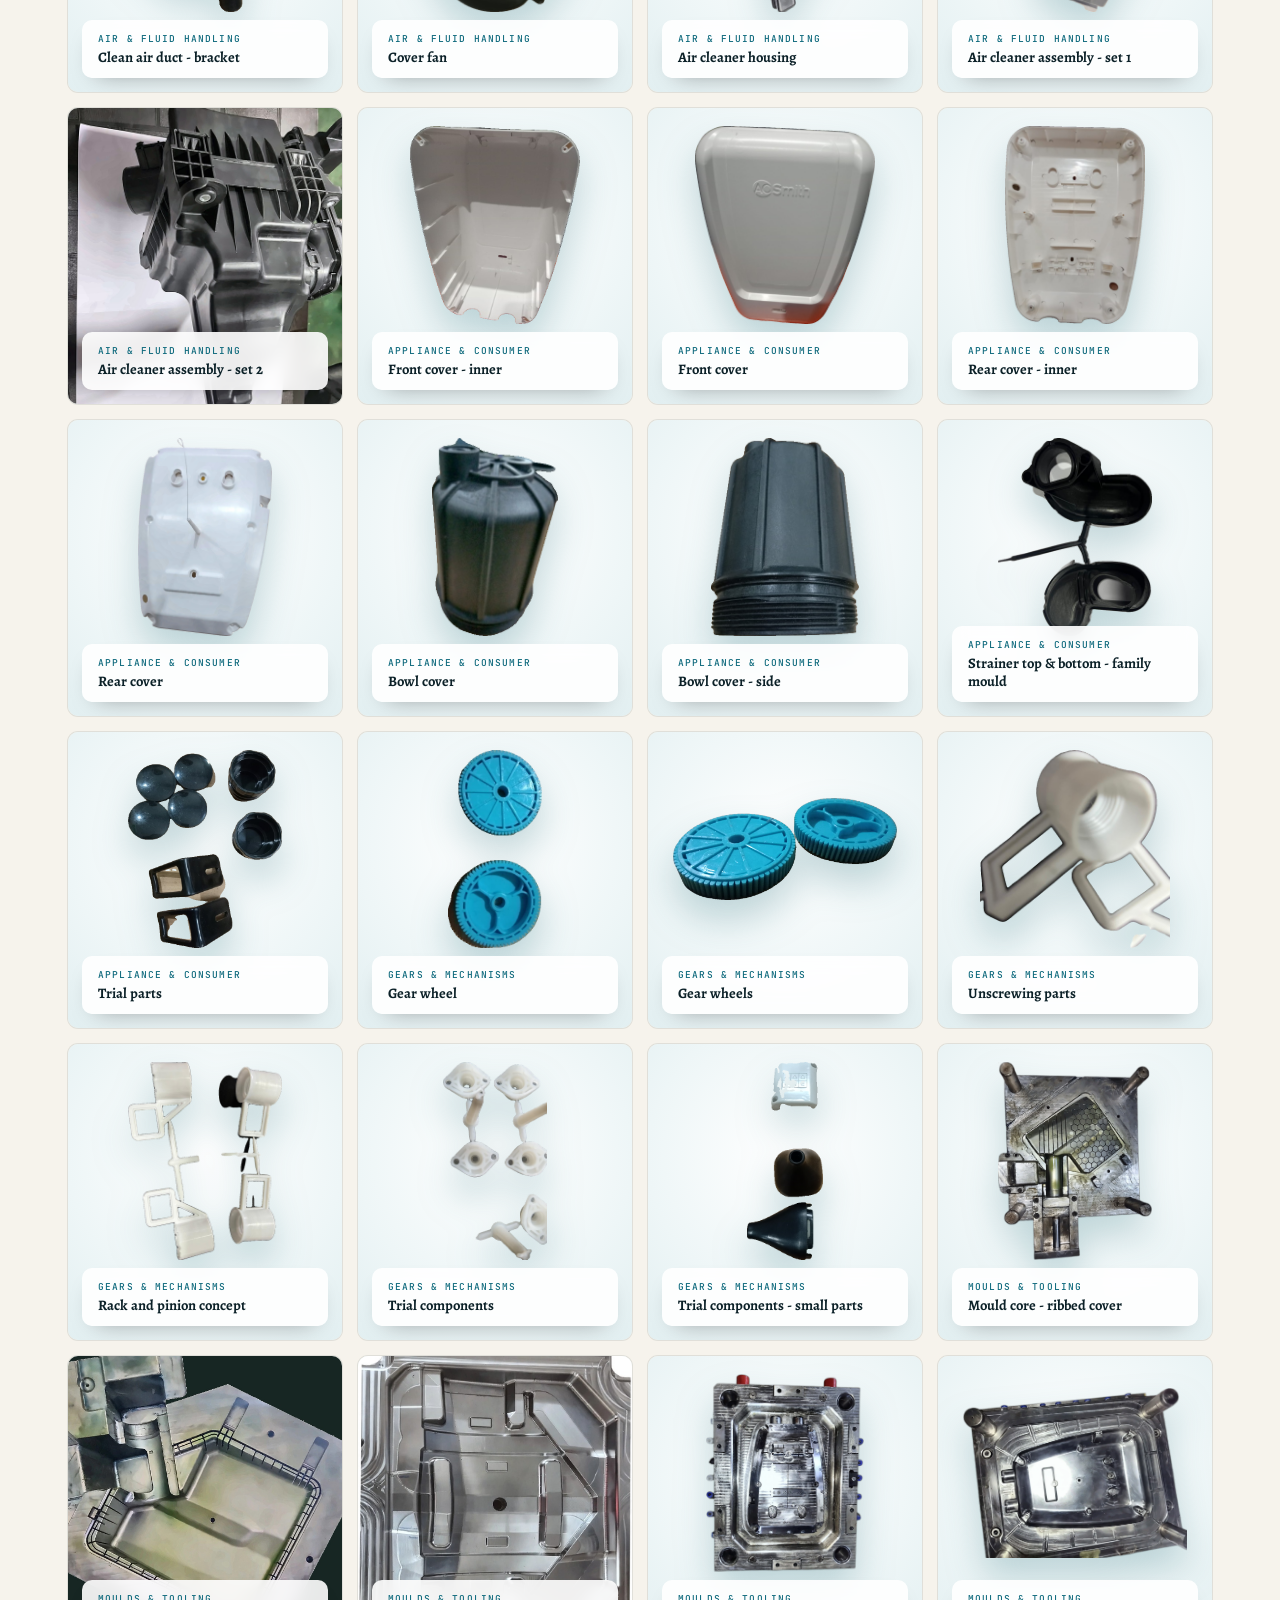
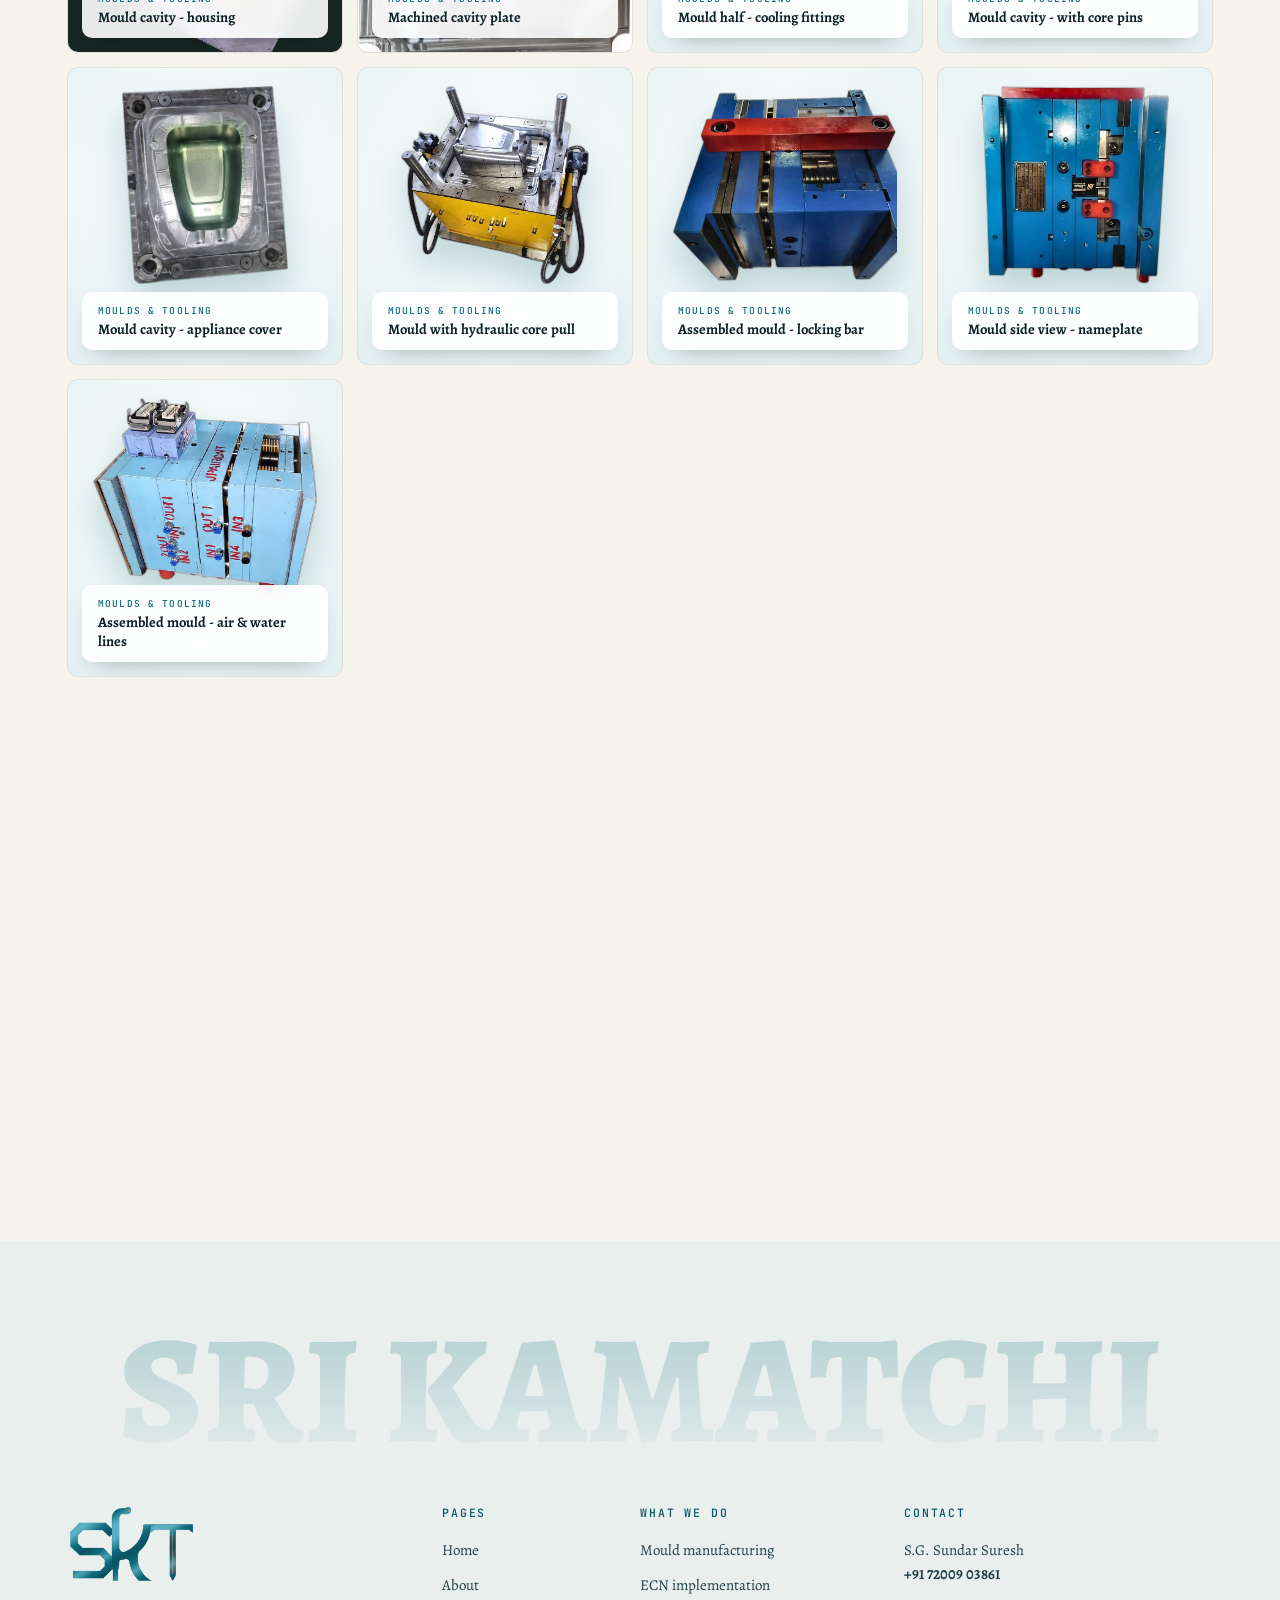
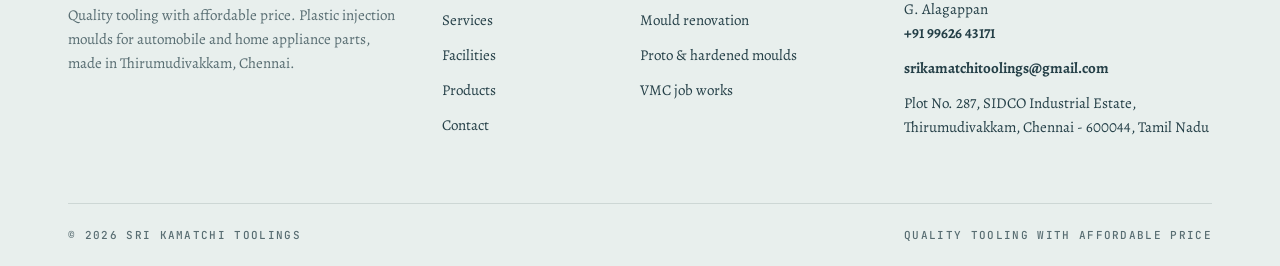
<file: products.html>
<!doctype html><html lang="en"><head><meta charset="utf-8"><meta name="viewport" content="width=device-width,initial-scale=1"><title>Products | Sri Kamatchi Toolings</title><meta name="description" content="Plastic injection moulded parts and mould services from Sri Kamatchi Toolings: air ducts, covers, bezels, gears and air cleaner assemblies."><meta name="theme-color" content="#f5f9fa"><link rel="icon" href="img/logo.png"><link rel="preload" href="fonts/alegreya.woff2" as="font" type="font/woff2" crossorigin><link rel="preload" href="fonts/manrope.woff2" as="font" type="font/woff2" crossorigin><script>document.documentElement.classList.add('js');try{if(sessionStorage.getItem('skt-seen')==='1')document.documentElement.classList.add('quick')}catch(e){}</script><link rel="stylesheet" href="css/style.css?v=9"><link rel="stylesheet" href="css/theme.css?v=2"></head><body><div id="ld" aria-label="Loading"><div class="lh l"></div><div class="lh r"></div><div class="lc"><div class="lcw"><canvas aria-hidden="true"></canvas><div class="lt"><small>Welcome to</small><img src="img/logo.png" alt="Sri Kamatchi Toolings"><em>Plastic injection moulds</em><i></i></div></div></div></div><header id="hd"><div class="hd"><a class="logo" href="index.html" aria-label="Sri Kamatchi Toolings home"><img src="img/logo.png" alt="SKT logo" width="65" height="40"><div><b>Sri Kamatchi Toolings</b><small>Plastic injection moulds</small></div></a><nav aria-label="Main"><i class="pill"></i><a href="index.html">Home</a><a href="about.html">About</a><a href="services.html">Services</a><a href="facilities.html">Facilities</a><a href="products.html" class="on">Products</a><a href="contact.html">Contact</a></nav><a class="hcall" href="tel:+917200903861" aria-label="Call +91 72009 03861"><svg viewBox="0 0 24 24" fill="none" stroke="currentColor" stroke-width="1.8" stroke-linecap="round" stroke-linejoin="round" aria-hidden="true"><path d="M22 16.9v3a2 2 0 0 1-2.2 2 19.8 19.8 0 0 1-8.6-3.1 19.5 19.5 0 0 1-6-6A19.8 19.8 0 0 1 2.1 4.2 2 2 0 0 1 4.1 2h3a2 2 0 0 1 2 1.7c.1 1 .4 1.9.7 2.8a2 2 0 0 1-.5 2.1L8 9.9a16 16 0 0 0 6 6l1.3-1.3a2 2 0 0 1 2.1-.4c.9.3 1.8.6 2.8.7a2 2 0 0 1 1.7 2z"/></svg><span>72009 03861</span></a><button class="bg" aria-label="Menu" aria-expanded="false"><i></i><i></i></button></div></header><div id="mm"><a class="mi" href="index.html">Home</a><a class="mi" href="about.html">About</a><a class="mi" href="services.html">Services</a><a class="mi" href="facilities.html">Facilities</a><a class="mi on" href="products.html">Products</a><a class="mi" href="contact.html">Contact</a><div class="mf">Call <a href="tel:+917200903861">+91 72009 03861</a><br><a href="mailto:srikamatchitoolings@gmail.com">srikamatchitoolings@gmail.com</a></div></div><nav class="bn" aria-label="Quick"><a href="index.html"><svg viewBox="0 0 24 24" fill="none" stroke="currentColor" stroke-width="1.8" stroke-linecap="round" stroke-linejoin="round" aria-hidden="true"><path d="M3 11.5 12 4l9 7.5V20a1 1 0 0 1-1 1h-5v-6H9v6H4a1 1 0 0 1-1-1z"/></svg><span>Home</span></a><a href="about.html"><svg viewBox="0 0 24 24" fill="none" stroke="currentColor" stroke-width="1.8" stroke-linecap="round" stroke-linejoin="round" aria-hidden="true"><circle cx="9" cy="8" r="3.2"/><path d="M3 20c0-3.3 2.7-6 6-6s6 2.7 6 6"/><circle cx="17.5" cy="9" r="2.5"/><path d="M17 14.2c2.4.3 4.2 2.3 4.2 4.8"/></svg><span>About</span></a><a href="services.html"><svg viewBox="0 0 24 24" fill="none" stroke="currentColor" stroke-width="1.8" stroke-linecap="round" stroke-linejoin="round" aria-hidden="true"><path d="M4 5.5A1.5 1.5 0 0 1 5.5 4H11v16H5.5A1.5 1.5 0 0 1 4 18.5z"/><path d="M20 5.5A1.5 1.5 0 0 0 18.5 4H13v16h5.500a1.500 1.500 0 0 0 1.500-1.500z"/></svg><span>Services</span></a><a href="facilities.html"><svg viewBox="0 0 24 24" fill="none" stroke="currentColor" stroke-width="1.8" stroke-linecap="round" stroke-linejoin="round" aria-hidden="true"><circle cx="12" cy="12" r="3"/><circle cx="12" cy="12" r="6.6"/><path d="M12 2v3M12 19v3M2 12h3M19 12h3M4.9 4.9 7 7M17 17l2.1 2.1M4.9 19.1 7 17M17 7l2.1-2.1"/></svg><span>Facilities</span></a><a href="products.html" class="on"><svg viewBox="0 0 24 24" fill="none" stroke="currentColor" stroke-width="1.8" stroke-linecap="round" stroke-linejoin="round" aria-hidden="true"><path d="m12 3 8 4.5v9L12 21l-8-4.5v-9z"/><path d="m4 7.5 8 4.5 8-4.5M12 12v9"/></svg><span>Products</span></a><a href="contact.html"><svg viewBox="0 0 24 24" fill="none" stroke="currentColor" stroke-width="1.8" stroke-linecap="round" stroke-linejoin="round" aria-hidden="true"><path d="M22 16.9v3a2 2 0 0 1-2.2 2 19.8 19.8 0 0 1-8.6-3.1 19.5 19.5 0 0 1-6-6A19.8 19.8 0 0 1 2.1 4.2 2 2 0 0 1 4.1 2h3a2 2 0 0 1 2 1.7c.1 1 .4 1.9.7 2.8a2 2 0 0 1-.5 2.1L8 9.9a16 16 0 0 0 6 6l1.3-1.3a2 2 0 0 1 2.1-.4c.9.3 1.8.6 2.8.7a2 2 0 0 1 1.7 2z"/></svg><span>Contact</span></a></nav><section class="ph rgh"><div class="wrap"><div><div class="crumb"><a href="index.html">Home</a> / Products</div><h1>Parts we have <span class="hl">moulded.</span></h1><p>Air ducts, covers, bezels, gears and complete air cleaner assemblies, from first trial to delivered mould.</p></div><div class="p3d rg3" id="rg3" tabindex="0" aria-label="Photo ring of parts made on our moulds. Drag to rotate, click a part to enlarge."><div class="rg3-sc"><div class="rg3-tilt"><i class="rg3-track"></i><div class="rg3-ring"><div class="rc" role="button" tabindex="0" data-name="Blower fan" data-cat="Air & fluid handling" data-src="img/cut/p_s24_2.png" aria-label="Blower fan, Air & fluid handling. Press Enter to enlarge"><span class="rf"><img src="img/cut/p_s24_2.png" alt="Blower fan" width="190" height="190" draggable="false"></span><span class="rk"><img src="img/logo.png" alt="" draggable="false"></span></div><div class="rc" role="button" tabindex="0" data-name="Front cover" data-cat="Appliance & consumer" data-src="img/cut/p_s25_3.png" aria-label="Front cover, Appliance & consumer. Press Enter to enlarge"><span class="rf"><img src="img/cut/p_s25_3.png" alt="Front cover" width="190" height="190" draggable="false"></span><span class="rk"><img src="img/logo.png" alt="" draggable="false"></span></div><div class="rc" role="button" tabindex="0" data-name="Cover frame bottom" data-cat="Automotive" data-src="img/cut/p_s27_1.png" aria-label="Cover frame bottom, Automotive. Press Enter to enlarge"><span class="rf"><img src="img/cut/p_s27_1.png" alt="Cover frame bottom" width="190" height="190" draggable="false"></span><span class="rk"><img src="img/logo.png" alt="" draggable="false"></span></div><div class="rc" role="button" tabindex="0" data-name="Gear wheels" data-cat="Gears & mechanisms" data-src="img/cut/p_s26_6.png" aria-label="Gear wheels, Gears & mechanisms. Press Enter to enlarge"><span class="rf"><img src="img/cut/p_s26_6.png" alt="Gear wheels" width="190" height="190" draggable="false"></span><span class="rk"><img src="img/logo.png" alt="" draggable="false"></span></div><div class="rc" role="button" tabindex="0" data-name="Air duct set" data-cat="Air & fluid handling" data-src="img/cut/p_s24_5.png" aria-label="Air duct set, Air & fluid handling. Press Enter to enlarge"><span class="rf"><img src="img/cut/p_s24_5.png" alt="Air duct set" width="190" height="190" draggable="false"></span><span class="rk"><img src="img/logo.png" alt="" draggable="false"></span></div><div class="rc" role="button" tabindex="0" data-name="Panel inner front" data-cat="Automotive" data-src="img/cut/p_s28_1.png" aria-label="Panel inner front, Automotive. Press Enter to enlarge"><span class="rf"><img src="img/cut/p_s28_1.png" alt="Panel inner front" width="190" height="190" draggable="false"></span><span class="rk"><img src="img/logo.png" alt="" draggable="false"></span></div><div class="rc" role="button" tabindex="0" data-name="Rear cover" data-cat="Appliance & consumer" data-src="img/cut/p_s25_6.png" aria-label="Rear cover, Appliance & consumer. Press Enter to enlarge"><span class="rf"><img src="img/cut/p_s25_6.png" alt="Rear cover" width="190" height="190" draggable="false"></span><span class="rk"><img src="img/logo.png" alt="" draggable="false"></span></div><div class="rc" role="button" tabindex="0" data-name="Unscrewing parts" data-cat="Gears & mechanisms" data-src="img/cut/p_s30_1.png" aria-label="Unscrewing parts, Gears & mechanisms. Press Enter to enlarge"><span class="rf"><img src="img/cut/p_s30_1.png" alt="Unscrewing parts" width="190" height="190" draggable="false"></span><span class="rk"><img src="img/logo.png" alt="" draggable="false"></span></div><div class="rc" role="button" tabindex="0" data-name="Clean air duct" data-cat="Air & fluid handling" data-src="img/cut/p_s26_1.png" aria-label="Clean air duct, Air & fluid handling. Press Enter to enlarge"><span class="rf"><img src="img/cut/p_s26_1.png" alt="Clean air duct" width="190" height="190" draggable="false"></span><span class="rk"><img src="img/logo.png" alt="" draggable="false"></span></div><div class="rc" role="button" tabindex="0" data-name="Air filter cover housing" data-cat="Air & fluid handling" data-src="img/cut/p_s22_3.png" aria-label="Air filter cover housing, Air & fluid handling. Press Enter to enlarge"><span class="rf"><img src="img/cut/p_s22_3.png" alt="Air filter cover housing" width="190" height="190" draggable="false"></span><span class="rk"><img src="img/logo.png" alt="" draggable="false"></span></div></div></div></div><div class="rg3-hint">Drag to rotate &middot; Click to enlarge</div><div class="rg3-nav"><button class="rg3-b" type="button" data-d="-1" aria-label="Previous part">&larr;</button><div class="rg3-cap"><b>Blower fan</b><span>Air & fluid handling</span></div><button class="rg3-b" type="button" data-d="1" aria-label="Next part">&rarr;</button></div></div></div></section><section id="xsec" class="xsec"><div class="pin"><div class="wrap"><div class="xs-l"><div class="eb">Inside a mould</div><h2>How a mould <span class="hl">makes a part</span></h2><div class="stps"><div class="stp on"><b>01</b><h4>Design &amp; plan</h4><p>Compact mould design, with the part, gate and cooling planned for robotic take-out before steel is cut.</p></div><div class="stp"><b>02</b><h4>Machine &amp; assemble</h4><p>Cavity and core are machined on our VMCs, burned on EDM, ground and fitted.</p></div><div class="stp"><b>03</b><h4>Trial in-house</h4><p>Hot plastic fills the cavity, cools and sets, and we check dimensions and looks on our own press.</p></div><div class="stp"><b>04</b><h4>Part ready</h4><p>The mould opens, the ejector pins push the part off the core, and it drops out ready for the next shot.</p></div></div><div class="pbar"><i></i></div></div><div class="xs-host"><p class="xs-cap" aria-live="polite"></p></div></div></div></section><section class="s paper"><div class="wrap"><div class="sh2"><div><div class="eb">Services</div><h2>What we can <span class="hl">make for you</span></h2><p class="sub">Interior and exterior parts for automobile and home appliances, plus the services around the mould.</p></div></div><div class="rows"><a class="row rv big" href="contact.html"><svg class="deco" viewBox="0 0 330 260" fill="none" stroke="#fff" stroke-width="2" aria-hidden="true"><rect x="30" y="20" width="270" height="70" rx="16"/><rect x="30" y="110" width="270" height="70" rx="16"/><path d="M80 90v20M250 90v20M120 20V6M210 20V6M165 180v52"/><circle cx="165" cy="240" r="10"/><path d="M62 55h64M62 145h64M204 55h64M204 145h64" stroke-dasharray="3 7"/></svg><span class="ic"><svg viewBox="0 0 24 24" fill="none" stroke="currentColor" stroke-width="1.8" stroke-linecap="round" stroke-linejoin="round" aria-hidden="true"><rect x="3" y="3.5" width="18" height="7" rx="2"/><rect x="3" y="13.5" width="18" height="7" rx="2"/><path d="M8 10.5v3M16 10.5v3"/></svg></span><span class="ar"><svg viewBox="0 0 24 24" fill="none" stroke="currentColor" stroke-width="1.8" stroke-linecap="round" stroke-linejoin="round" aria-hidden="true"><path d="M7 17 17 7M8 7h9v9"/></svg></span><h3>Mould manufacturing</h3><p>Plastic injection moulds for interior and exterior parts of automobiles and home appliances, designed compact and built to run on robots.</p></a><a class="row rv" href="contact.html"><span class="ic"><svg viewBox="0 0 24 24" fill="none" stroke="currentColor" stroke-width="1.8" stroke-linecap="round" stroke-linejoin="round" aria-hidden="true"><path d="M14 3H7a2 2 0 0 0-2 2v14a2 2 0 0 0 2 2h10a2 2 0 0 0 2-2V8z"/><path d="M14 3v5h5"/><path d="M9.3 14.2A3 3 0 0 1 14.6 13M14.7 17.8A3 3 0 0 1 9.4 19"/></svg></span><span class="ar"><svg viewBox="0 0 24 24" fill="none" stroke="currentColor" stroke-width="1.8" stroke-linecap="round" stroke-linejoin="round" aria-hidden="true"><path d="M7 17 17 7M8 7h9v9"/></svg></span><h3>Mould ECN implementation</h3><p>Engineering change notes carried into existing moulds quickly and cleanly, so your part stays current without a new tool.</p></a><a class="row rv" href="contact.html"><span class="ic"><svg viewBox="0 0 24 24" fill="none" stroke="currentColor" stroke-width="1.8" stroke-linecap="round" stroke-linejoin="round" aria-hidden="true"><path d="M14.7 6.3a1 1 0 0 0 0 1.4l1.6 1.6a1 1 0 0 0 1.4 0l3.77-3.77a6 6 0 0 1-7.94 7.94l-6.91 6.91a2.12 2.12 0 0 1-3-3l6.91-6.91a6 6 0 0 1 7.94-7.94l-3.76 3.76z"/></svg></span><span class="ar"><svg viewBox="0 0 24 24" fill="none" stroke="currentColor" stroke-width="1.8" stroke-linecap="round" stroke-linejoin="round" aria-hidden="true"><path d="M7 17 17 7M8 7h9v9"/></svg></span><h3>Mould renovation</h3><p>Worn or damaged moulds restored on our VMCs, EDMs and grinders and brought back to running condition.</p></a><a class="row rv" href="contact.html"><span class="ic"><svg viewBox="0 0 24 24" fill="none" stroke="currentColor" stroke-width="1.8" stroke-linecap="round" stroke-linejoin="round" aria-hidden="true"><path d="m12 3 8 4.5v9L12 21l-8-4.5v-9z"/><path d="m4 7.5 8 4.5 8-4.5M12 12v9"/></svg></span><span class="ar"><svg viewBox="0 0 24 24" fill="none" stroke="currentColor" stroke-width="1.8" stroke-linecap="round" stroke-linejoin="round" aria-hidden="true"><path d="M7 17 17 7M8 7h9v9"/></svg></span><h3>Proto moulds</h3><p>Prototype tools to prove a part design early, with trials on our own press or trusted partner presses from 80 T to 450 T.</p></a><a class="row rv" href="contact.html"><span class="ic"><svg viewBox="0 0 24 24" fill="none" stroke="currentColor" stroke-width="1.8" stroke-linecap="round" stroke-linejoin="round" aria-hidden="true"><path d="M12 3 4.5 6v5.5c0 4.6 3.1 8.2 7.5 9.5 4.4-1.3 7.5-4.9 7.5-9.5V6z"/><path d="m8.8 12 2.3 2.3 4.2-4.6"/></svg></span><span class="ar"><svg viewBox="0 0 24 24" fill="none" stroke="currentColor" stroke-width="1.8" stroke-linecap="round" stroke-linejoin="round" aria-hidden="true"><path d="M7 17 17 7M8 7h9v9"/></svg></span><h3>Hardened moulds</h3><p>Moulds made from hardened steel for long production runs, with heat treatment and texturing through trusted partners.</p></a><a class="row rv wide" href="contact.html"><span class="ic"><svg viewBox="0 0 24 24" fill="none" stroke="currentColor" stroke-width="1.8" stroke-linecap="round" stroke-linejoin="round" aria-hidden="true"><circle cx="12" cy="12" r="3"/><circle cx="12" cy="12" r="6.6"/><path d="M12 2v3M12 19v3M2 12h3M19 12h3M4.9 4.9 7 7M17 17l2.1 2.1M4.9 19.1 7 17M17 7l2.1-2.1"/></svg></span><span class="ar"><svg viewBox="0 0 24 24" fill="none" stroke="currentColor" stroke-width="1.8" stroke-linecap="round" stroke-linejoin="round" aria-hidden="true"><path d="M7 17 17 7M8 7h9v9"/></svg></span><h3>Critical techniques</h3><p>Mechanisms that need care, such as unscrewing moulds and rack-and-pinion concepts for threaded and complex parts.</p></a><a class="row rv wide" href="contact.html"><span class="ic"><svg viewBox="0 0 24 24" fill="none" stroke="currentColor" stroke-width="1.8" stroke-linecap="round" stroke-linejoin="round" aria-hidden="true"><path d="M9 3h6v5H9z"/><path d="M10.5 8v5l1.5 4 1.5-4V8"/><path d="M4 21h16M12 17v4"/></svg></span><span class="ar"><svg viewBox="0 0 24 24" fill="none" stroke="currentColor" stroke-width="1.8" stroke-linecap="round" stroke-linejoin="round" aria-hidden="true"><path d="M7 17 17 7M8 7h9v9"/></svg></span><h3>VMC job works</h3><p>Spare machining capacity on three modern VMCs with Fanuc controls, available for outside jobs.</p></a></div></div></section><section class="s"><div class="wrap"><div class="sh2"><div><div class="eb">Gallery</div><h2>Trial parts &amp; <span class="hl">delivered moulds</span></h2><p class="sub">Tap any tile to enlarge. Parts shown are from our trials and customer programmes.</p></div></div><div class="filt"><button class="on" data-f="all" type="button">All<sup>49</sup></button><button data-f="auto" type="button">Automotive<sup>12</sup></button><button data-f="air" type="button">Air &amp; fluid handling<sup>13</sup></button><button data-f="app" type="button">Appliance &amp; consumer<sup>8</sup></button><button data-f="gear" type="button">Gears &amp; mechanisms<sup>6</sup></button><button data-f="mould" type="button">Moulds &amp; tooling<sup>10</sup></button></div><div class="pw"><figure class="pt2" data-c="auto" data-zoom="img/cut/p_s22_1.png" style="margin:0"><img alt="Stabilizer part" loading="lazy" src="img/cut/p_s22_1.png"/><figcaption class="cp"><small>Automotive</small>Stabilizer part</figcaption></figure><figure class="pt2" data-c="auto" data-zoom="img/cut/p_s22_2.png" style="margin:0"><img alt="Stabilizer part - inner" loading="lazy" src="img/cut/p_s22_2.png"/><figcaption class="cp"><small>Automotive</small>Stabilizer part - inner</figcaption></figure><figure class="pt2" data-c="auto" data-zoom="img/cut/p_s23_1.png" style="margin:0"><img alt="Footrest cover inner - LH" loading="lazy" src="img/cut/p_s23_1.png"/><figcaption class="cp"><small>Automotive</small>Footrest cover inner - LH</figcaption></figure><figure class="pt2" data-c="auto" data-zoom="img/cut/p_s23_2.png" style="margin:0"><img alt="Footrest cover inner - RH" loading="lazy" src="img/cut/p_s23_2.png"/><figcaption class="cp"><small>Automotive</small>Footrest cover inner - RH</figcaption></figure><figure class="pt2" data-c="auto" data-zoom="img/cut/p_s27_1.png" style="margin:0"><img alt="Cover frame bottom - LH / RH" loading="lazy" src="img/cut/p_s27_1.png"/><figcaption class="cp"><small>Automotive</small>Cover frame bottom - LH / RH</figcaption></figure><figure class="pt2" data-c="auto" data-zoom="img/cut/p_s27_2.png" style="margin:0"><img alt="Cover frame bottom" loading="lazy" src="img/cut/p_s27_2.png"/><figcaption class="cp"><small>Automotive</small>Cover frame bottom</figcaption></figure><figure class="pt2" data-c="auto" data-zoom="img/cut/p_s27_3.png" style="margin:0"><img alt="Cover rear bottom" loading="lazy" src="img/cut/p_s27_3.png"/><figcaption class="cp"><small>Automotive</small>Cover rear bottom</figcaption></figure><figure class="pt2" data-c="auto" data-zoom="img/cut/p_s27_4.png" style="margin:0"><img alt="Cover bracket inner" loading="lazy" src="img/cut/p_s27_4.png"/><figcaption class="cp"><small>Automotive</small>Cover bracket inner</figcaption></figure><figure class="pt2" data-c="auto" data-zoom="img/cut/p_s27_5.png" style="margin:0"><img alt="Adaptor - seat cushion" loading="lazy" src="img/cut/p_s27_5.png"/><figcaption class="cp"><small>Automotive</small>Adaptor - seat cushion</figcaption></figure><figure class="pt2" data-c="auto" data-zoom="img/cut/p_s28_1.png" style="margin:0"><img alt="Panel inner front - U279" loading="lazy" src="img/cut/p_s28_1.png"/><figcaption class="cp"><small>Automotive</small>Panel inner front - U279</figcaption></figure><figure class="pt2" data-c="auto" data-zoom="img/cut/p_s28_2.png" style="margin:0"><img alt="Dummy bezel - ISUZU" loading="lazy" src="img/cut/p_s28_2.png"/><figcaption class="cp"><small>Automotive</small>Dummy bezel - ISUZU</figcaption></figure><figure class="pt2" data-c="auto" data-zoom="img/cut/p_s28_3.png" style="margin:0"><img alt="Panel inner front" loading="lazy" src="img/cut/p_s28_3.png"/><figcaption class="cp"><small>Automotive</small>Panel inner front</figcaption></figure><figure class="pt2" data-c="air" data-zoom="img/cut/p_s22_3.png" style="margin:0"><img alt="Air filter cover housing" loading="lazy" src="img/cut/p_s22_3.png"/><figcaption class="cp"><small>Air &amp; fluid handling</small>Air filter cover housing</figcaption></figure><figure class="pt2" data-c="air" data-zoom="img/cut/p_s22_4.png" style="margin:0"><img alt="Cover housing - inside" loading="lazy" src="img/cut/p_s22_4.png"/><figcaption class="cp"><small>Air &amp; fluid handling</small>Cover housing - inside</figcaption></figure><figure class="pt2" data-c="air" data-zoom="img/cut/p_s24_2.png" style="margin:0"><img alt="Blower fan" loading="lazy" src="img/cut/p_s24_2.png"/><figcaption class="cp"><small>Air &amp; fluid handling</small>Blower fan</figcaption></figure><figure class="pt2" data-c="air" data-zoom="img/cut/p_s24_3.png" style="margin:0"><img alt="Blower housing" loading="lazy" src="img/cut/p_s24_3.png"/><figcaption class="cp"><small>Air &amp; fluid handling</small>Blower housing</figcaption></figure><figure class="pt2" data-c="air" data-zoom="img/cut/p_s24_4.png" style="margin:0"><img alt="Air duct" loading="lazy" src="img/cut/p_s24_4.png"/><figcaption class="cp"><small>Air &amp; fluid handling</small>Air duct</figcaption></figure><figure class="pt2" data-c="air" data-zoom="img/cut/p_s24_5.png" style="margin:0"><img alt="Air duct set" loading="lazy" src="img/cut/p_s24_5.png"/><figcaption class="cp"><small>Air &amp; fluid handling</small>Air duct set</figcaption></figure><figure class="pt2" data-c="air" data-zoom="img/cut/p_s26_1.png" style="margin:0"><img alt="Clean air duct" loading="lazy" src="img/cut/p_s26_1.png"/><figcaption class="cp"><small>Air &amp; fluid handling</small>Clean air duct</figcaption></figure><figure class="pt2" data-c="air" data-zoom="img/cut/p_s26_2.png" style="margin:0"><img alt="Clean air duct - elbow" loading="lazy" src="img/cut/p_s26_2.png"/><figcaption class="cp"><small>Air &amp; fluid handling</small>Clean air duct - elbow</figcaption></figure><figure class="pt2" data-c="air" data-zoom="img/cut/p_s26_3.png" style="margin:0"><img alt="Clean air duct - bracket" loading="lazy" src="img/cut/p_s26_3.png"/><figcaption class="cp"><small>Air &amp; fluid handling</small>Clean air duct - bracket</figcaption></figure><figure class="pt2" data-c="air" data-zoom="img/cut/p_s26_4.png" style="margin:0"><img alt="Cover fan" loading="lazy" src="img/cut/p_s26_4.png"/><figcaption class="cp"><small>Air &amp; fluid handling</small>Cover fan</figcaption></figure><figure class="pt2" data-c="air" data-zoom="img/moulds/m11.png" style="margin:0"><img alt="Air cleaner housing" loading="lazy" src="img/moulds/m11.png"/><figcaption class="cp"><small>Air &amp; fluid handling</small>Air cleaner housing</figcaption></figure><figure class="pt2" data-c="air" data-zoom="img/cut/p_s29_1.png" style="margin:0"><img alt="Air cleaner assembly - set 1" loading="lazy" src="img/cut/p_s29_1.png"/><figcaption class="cp"><small>Air &amp; fluid handling</small>Air cleaner assembly - set 1</figcaption></figure><figure class="pt2" data-c="air" data-zoom="img/p_s29_2.jpg" style="margin:0"><img alt="Air cleaner assembly - set 2" class="raw" loading="lazy" src="img/p_s29_2.jpg"/><figcaption class="cp"><small>Air &amp; fluid handling</small>Air cleaner assembly - set 2</figcaption></figure><figure class="pt2" data-c="app" data-zoom="img/cut/p_s25_1.png" style="margin:0"><img alt="Front cover - inner" loading="lazy" src="img/cut/p_s25_1.png"/><figcaption class="cp"><small>Appliance &amp; consumer</small>Front cover - inner</figcaption></figure><figure class="pt2" data-c="app" data-zoom="img/cut/p_s25_3.png" style="margin:0"><img alt="Front cover" loading="lazy" src="img/cut/p_s25_3.png"/><figcaption class="cp"><small>Appliance &amp; consumer</small>Front cover</figcaption></figure><figure class="pt2" data-c="app" data-zoom="img/cut/p_s25_5.png" style="margin:0"><img alt="Rear cover - inner" loading="lazy" src="img/cut/p_s25_5.png"/><figcaption class="cp"><small>Appliance &amp; consumer</small>Rear cover - inner</figcaption></figure><figure class="pt2" data-c="app" data-zoom="img/cut/p_s25_6.png" style="margin:0"><img alt="Rear cover" loading="lazy" src="img/cut/p_s25_6.png"/><figcaption class="cp"><small>Appliance &amp; consumer</small>Rear cover</figcaption></figure><figure class="pt2" data-c="app" data-zoom="img/cut/p_s24_6.png" style="margin:0"><img alt="Bowl cover" loading="lazy" src="img/cut/p_s24_6.png"/><figcaption class="cp"><small>Appliance &amp; consumer</small>Bowl cover</figcaption></figure><figure class="pt2" data-c="app" data-zoom="img/cut/p_s24_7.png" style="margin:0"><img alt="Bowl cover - side" loading="lazy" src="img/cut/p_s24_7.png"/><figcaption class="cp"><small>Appliance &amp; consumer</small>Bowl cover - side</figcaption></figure><figure class="pt2" data-c="app" data-zoom="img/cut/p_s28_4.png" style="margin:0"><img alt="Strainer top &amp; bottom - family mould" loading="lazy" src="img/cut/p_s28_4.png"/><figcaption class="cp"><small>Appliance &amp; consumer</small>Strainer top &amp; bottom - family mould</figcaption></figure><figure class="pt2" data-c="app" data-zoom="img/cut/p_s24_1.png" style="margin:0"><img alt="Trial parts" loading="lazy" src="img/cut/p_s24_1.png"/><figcaption class="cp"><small>Appliance &amp; consumer</small>Trial parts</figcaption></figure><figure class="pt2" data-c="gear" data-zoom="img/cut/p_s26_5.png" style="margin:0"><img alt="Gear wheel" loading="lazy" src="img/cut/p_s26_5.png"/><figcaption class="cp"><small>Gears &amp; mechanisms</small>Gear wheel</figcaption></figure><figure class="pt2" data-c="gear" data-zoom="img/cut/p_s26_6.png" style="margin:0"><img alt="Gear wheels" loading="lazy" src="img/cut/p_s26_6.png"/><figcaption class="cp"><small>Gears &amp; mechanisms</small>Gear wheels</figcaption></figure><figure class="pt2" data-c="gear" data-zoom="img/cut/p_s30_1.png" style="margin:0"><img alt="Unscrewing parts" loading="lazy" src="img/cut/p_s30_1.png"/><figcaption class="cp"><small>Gears &amp; mechanisms</small>Unscrewing parts</figcaption></figure><figure class="pt2" data-c="gear" data-zoom="img/cut/p_s30_2.png" style="margin:0"><img alt="Rack and pinion concept" loading="lazy" src="img/cut/p_s30_2.png"/><figcaption class="cp"><small>Gears &amp; mechanisms</small>Rack and pinion concept</figcaption></figure><figure class="pt2" data-c="gear" data-zoom="img/cut/p_s25_2.png" style="margin:0"><img alt="Trial components" loading="lazy" src="img/cut/p_s25_2.png"/><figcaption class="cp"><small>Gears &amp; mechanisms</small>Trial components</figcaption></figure><figure class="pt2" data-c="gear" data-zoom="img/cut/p_s23_4.png" style="margin:0"><img alt="Trial components - small parts" loading="lazy" src="img/cut/p_s23_4.png"/><figcaption class="cp"><small>Gears &amp; mechanisms</small>Trial components - small parts</figcaption></figure><figure class="pt2" data-c="mould" data-zoom="img/moulds/m01.png" style="margin:0"><img alt="Mould core - ribbed cover" loading="lazy" src="img/moulds/m01.png"/><figcaption class="cp"><small>Moulds &amp; tooling</small>Mould core - ribbed cover</figcaption></figure><figure class="pt2" data-c="mould" data-zoom="img/moulds/m02.jpg" style="margin:0"><img alt="Mould cavity - housing" class="raw" loading="lazy" src="img/moulds/m02.jpg"/><figcaption class="cp"><small>Moulds &amp; tooling</small>Mould cavity - housing</figcaption></figure><figure class="pt2" data-c="mould" data-zoom="img/moulds/m03.jpg" style="margin:0"><img alt="Machined cavity plate" class="raw" loading="lazy" src="img/moulds/m03.jpg"/><figcaption class="cp"><small>Moulds &amp; tooling</small>Machined cavity plate</figcaption></figure><figure class="pt2" data-c="mould" data-zoom="img/moulds/m04.png" style="margin:0"><img alt="Mould half - cooling fittings" loading="lazy" src="img/moulds/m04.png"/><figcaption class="cp"><small>Moulds &amp; tooling</small>Mould half - cooling fittings</figcaption></figure><figure class="pt2" data-c="mould" data-zoom="img/moulds/m05.png" style="margin:0"><img alt="Mould cavity - with core pins" loading="lazy" src="img/moulds/m05.png"/><figcaption class="cp"><small>Moulds &amp; tooling</small>Mould cavity - with core pins</figcaption></figure><figure class="pt2" data-c="mould" data-zoom="img/moulds/m06.png" style="margin:0"><img alt="Mould cavity - appliance cover" loading="lazy" src="img/moulds/m06.png"/><figcaption class="cp"><small>Moulds &amp; tooling</small>Mould cavity - appliance cover</figcaption></figure><figure class="pt2" data-c="mould" data-zoom="img/moulds/m07.png" style="margin:0"><img alt="Mould with hydraulic core pull" loading="lazy" src="img/moulds/m07.png"/><figcaption class="cp"><small>Moulds &amp; tooling</small>Mould with hydraulic core pull</figcaption></figure><figure class="pt2" data-c="mould" data-zoom="img/moulds/m08.png" style="margin:0"><img alt="Assembled mould - locking bar" loading="lazy" src="img/moulds/m08.png"/><figcaption class="cp"><small>Moulds &amp; tooling</small>Assembled mould - locking bar</figcaption></figure><figure class="pt2" data-c="mould" data-zoom="img/moulds/m09.png" style="margin:0"><img alt="Mould side view - nameplate" loading="lazy" src="img/moulds/m09.png"/><figcaption class="cp"><small>Moulds &amp; tooling</small>Mould side view - nameplate</figcaption></figure><figure class="pt2" data-c="mould" data-zoom="img/moulds/m10.png" style="margin:0"><img alt="Assembled mould - air &amp; water lines" loading="lazy" src="img/moulds/m10.png"/><figcaption class="cp"><small>Moulds &amp; tooling</small>Assembled mould - air &amp; water lines</figcaption></figure></div></div></section><section class="s tight"><div class="wrap"><div class="cta rv"><img class="wm" src="img/logo.png" alt=""><div><h2>Have a part that needs a <span class="out">mould?</span></h2><p>Share your part drawing or sample. We will study it and come back with a compact, robot-ready mould plan.</p></div><div class="bts"><a class="btn wh" href="contact.html">Send an enquiry</a><a class="btn ow" href="tel:+917200903861">+91 72009 03861</a></div></div></div></section><footer><div class="wrap"><div class="fmark" aria-hidden="true">SRI KAMATCHI</div><div class="fg"><div><a class="logo" href="index.html" aria-label="Sri Kamatchi Toolings home"><img src="img/logo.png" alt="SKT logo" width="127" height="78"></a><p>Quality tooling with affordable price. Plastic injection moulds for automobile and home appliance parts, made in Thirumudivakkam, Chennai.</p></div><div><h4>Pages</h4><ul><li><a href="index.html">Home</a></li><li><a href="about.html">About</a></li><li><a href="services.html">Services</a></li><li><a href="facilities.html">Facilities</a></li><li><a href="products.html">Products</a></li><li><a href="contact.html">Contact</a></li></ul></div><div><h4>What we do</h4><ul><li>Mould manufacturing</li><li>ECN implementation</li><li>Mould renovation</li><li>Proto &amp; hardened moulds</li><li>VMC job works</li></ul></div><div><h4>Contact</h4><ul><li>S.G. Sundar Suresh<br><a href="tel:+917200903861">+91 72009 03861</a></li><li>G. Alagappan<br><a href="tel:+919962643171">+91 99626 43171</a></li><li><a href="mailto:srikamatchitoolings@gmail.com">srikamatchitoolings@gmail.com</a></li><li>Plot No. 287, SIDCO Industrial Estate, Thirumudivakkam, Chennai - 600044, Tamil Nadu</li></ul></div></div><div class="fb"><span>&copy; 2026 SRI KAMATCHI TOOLINGS</span><span>QUALITY TOOLING WITH AFFORDABLE PRICE</span></div></div></footer><a class="wa" href="https://wa.me/917200903861" target="_blank" rel="noopener" aria-label="Chat on WhatsApp"><svg viewBox="0 0 24 24" aria-hidden="true"><path d="M20.5 3.5A11.8 11.8 0 0 0 12 0C5.4 0 .1 5.3.1 11.9c0 2.1.5 4.1 1.6 5.9L0 24l6.4-1.7a11.9 11.9 0 0 0 5.6 1.4c6.6 0 11.9-5.3 11.9-11.9 0-3.2-1.2-6.200-3.400-8.300zM12 21.700a9.900 9.900 0 0 1-5-1.400l-.4-.2-3.800 1 1-3.700-.2-.4A9.800 9.800 0 0 1 2.100 12C2.100 6.500 6.500 2.100 12 2.100c2.600 0 5.100 1 6.900 2.900a9.800 9.800 0 0 1 2.900 7c0 5.500-4.400 9.700-9.800 9.700zm5.400-7.300c-.3-.1-1.800-.9-2-1-.3-.1-.5-.1-.7.100-.2.300-.8 1-.9 1.200-.2.200-.3.200-.6.100-.3-.1-1.200-.4-2.300-1.400-.9-.8-1.400-1.700-1.600-2-.2-.3 0-.5.100-.6l.4-.5c.1-.2.200-.3.300-.5.100-.2 0-.4 0-.5l-.9-2.200c-.2-.6-.5-.5-.7-.5h-.6c-.2 0-.5.100-.8.400-.3.300-1 1-1 2.500s1.100 2.900 1.200 3.100c.1.200 2.100 3.200 5.100 4.500 1.800.8 2.500.8 3.400.7.600-.1 1.800-.7 2-1.400.3-.7.300-1.300.2-1.400-.1-.1-.3-.2-.6-.3z"/></svg></a><div id="lb"><span>CLOSE &times;</span><img alt=""></div><script src="js/main.js?v=5"></script><script src="js/cursor.js?v=1"></script><script src="js/photoring.js?v=1"></script><script src="js/xsec.js?v=1"></script><script src="js/fluid.js?v=1"></script></body></html>
</file>
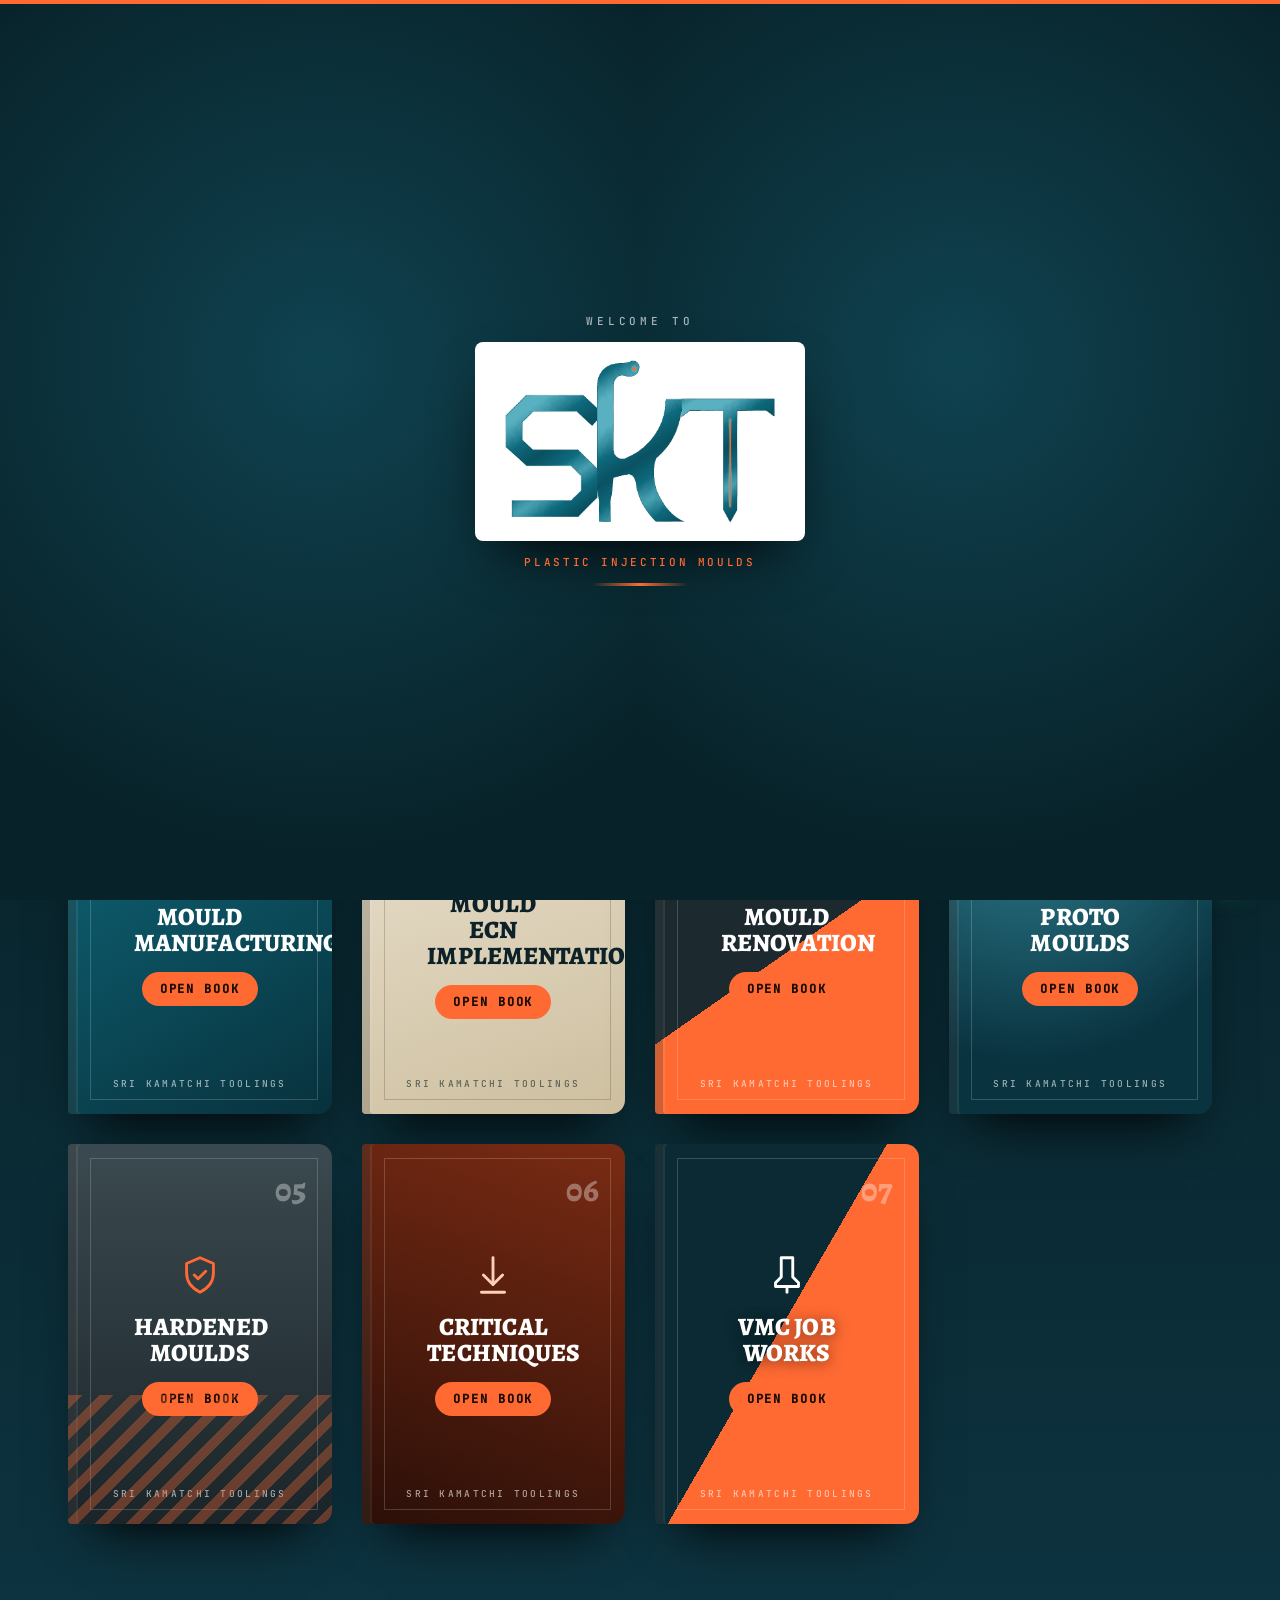
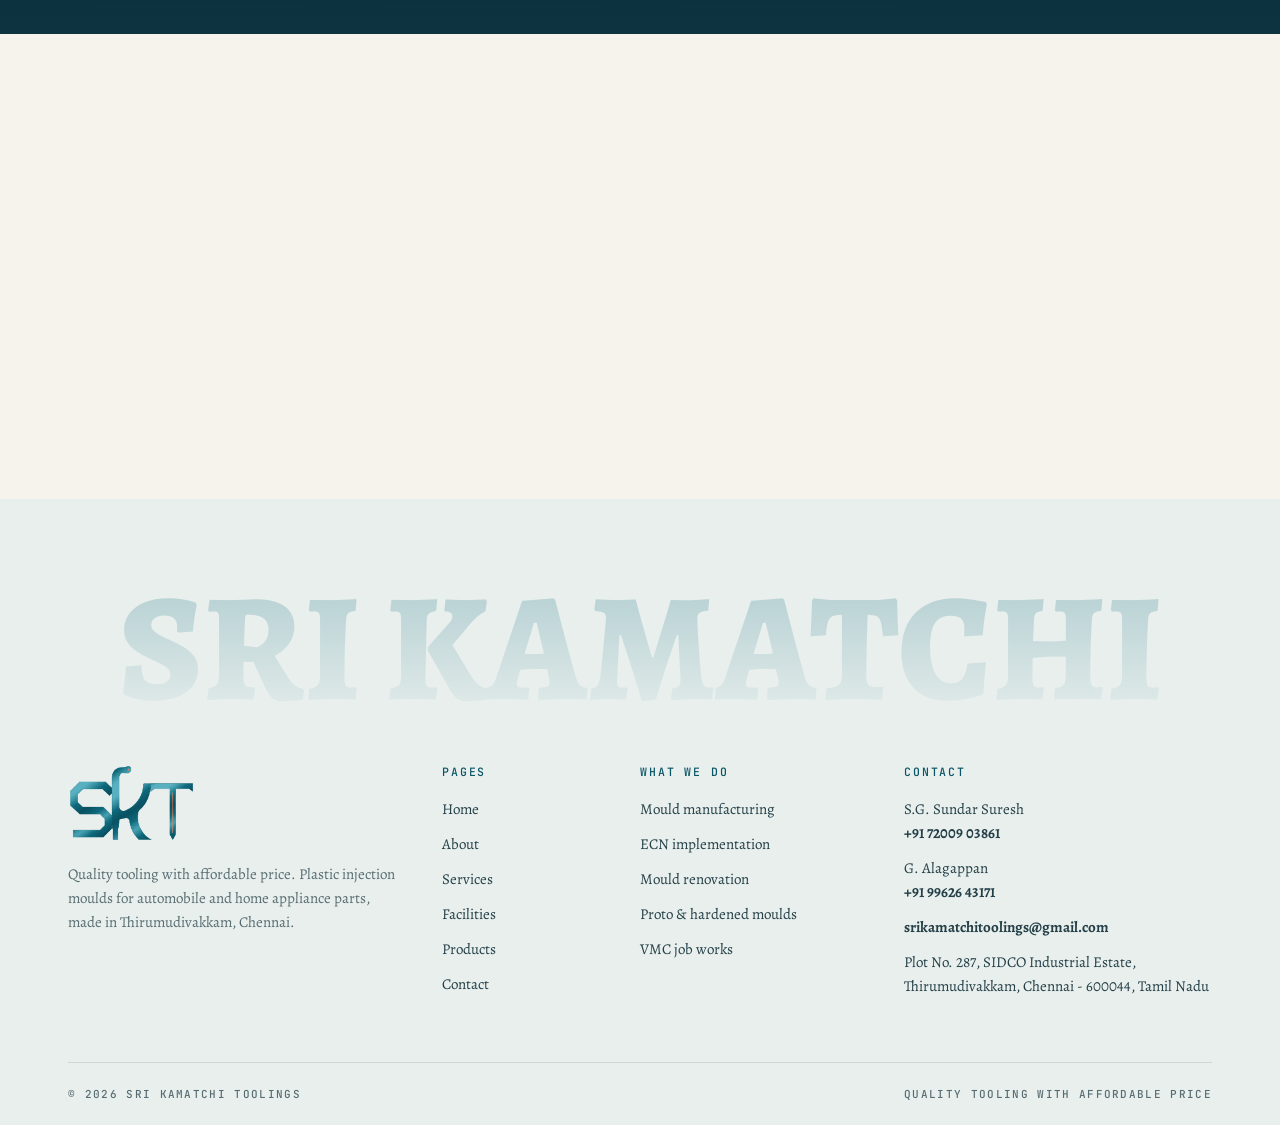
<file: services.html>
<!doctype html><html lang="en"><head><meta charset="utf-8"><meta name="viewport" content="width=device-width,initial-scale=1"><title>Services | Sri Kamatchi Toolings</title><meta name="description" content="Mould manufacturing, ECN implementation, mould renovation, proto and hardened moulds, critical techniques and VMC job works at Sri Kamatchi Toolings, Thirumudivakkam, Chennai."><meta name="theme-color" content="#f5f9fa"><link rel="icon" href="img/logo.png"><link rel="preload" href="fonts/alegreya.woff2" as="font" type="font/woff2" crossorigin><link rel="preload" href="fonts/manrope.woff2" as="font" type="font/woff2" crossorigin><script>document.documentElement.classList.add('js');try{if(sessionStorage.getItem('skt-seen')==='1')document.documentElement.classList.add('quick')}catch(e){}</script><link rel="stylesheet" href="css/style.css?v=9"><link rel="stylesheet" href="css/theme.css?v=2"></head><body><div id="ld" aria-label="Loading"><div class="lh l"></div><div class="lh r"></div><div class="lc"><div class="lcw"><canvas aria-hidden="true"></canvas><div class="lt"><small>Welcome to</small><img src="img/logo.png" alt="Sri Kamatchi Toolings"><em>Plastic injection moulds</em><i></i></div></div></div></div><header id="hd"><div class="hd"><a class="logo" href="index.html" aria-label="Sri Kamatchi Toolings home"><img src="img/logo.png" alt="SKT logo" width="65" height="40"><div><b>Sri Kamatchi Toolings</b><small>Plastic injection moulds</small></div></a><nav aria-label="Main"><i class="pill"></i><a href="index.html">Home</a><a href="about.html">About</a><a href="services.html" class="on">Services</a><a href="facilities.html">Facilities</a><a href="products.html">Products</a><a href="contact.html">Contact</a></nav><a class="hcall" href="tel:+917200903861" aria-label="Call +91 72009 03861"><svg viewBox="0 0 24 24" fill="none" stroke="currentColor" stroke-width="1.8" stroke-linecap="round" stroke-linejoin="round" aria-hidden="true"><path d="M22 16.9v3a2 2 0 0 1-2.2 2 19.8 19.8 0 0 1-8.6-3.1 19.5 19.5 0 0 1-6-6A19.8 19.8 0 0 1 2.1 4.2 2 2 0 0 1 4.1 2h3a2 2 0 0 1 2 1.7c.1 1 .4 1.9.7 2.8a2 2 0 0 1-.5 2.1L8 9.9a16 16 0 0 0 6 6l1.3-1.3a2 2 0 0 1 2.1-.4c.9.3 1.8.6 2.8.7a2 2 0 0 1 1.7 2z"/></svg><span>72009 03861</span></a><button class="bg" aria-label="Menu" aria-expanded="false"><i></i><i></i></button></div></header><div id="mm"><a class="mi" href="index.html">Home</a><a class="mi" href="about.html">About</a><a class="mi on" href="services.html">Services</a><a class="mi" href="facilities.html">Facilities</a><a class="mi" href="products.html">Products</a><a class="mi" href="contact.html">Contact</a><div class="mf">Call <a href="tel:+917200903861">+91 72009 03861</a><br><a href="mailto:srikamatchitoolings@gmail.com">srikamatchitoolings@gmail.com</a></div></div><nav class="bn" aria-label="Quick"><a href="index.html"><svg viewBox="0 0 24 24" fill="none" stroke="currentColor" stroke-width="1.8" stroke-linecap="round" stroke-linejoin="round" aria-hidden="true"><path d="M3 11.5 12 4l9 7.5V20a1 1 0 0 1-1 1h-5v-6H9v6H4a1 1 0 0 1-1-1z"/></svg><span>Home</span></a><a href="about.html"><svg viewBox="0 0 24 24" fill="none" stroke="currentColor" stroke-width="1.8" stroke-linecap="round" stroke-linejoin="round" aria-hidden="true"><circle cx="9" cy="8" r="3.2"/><path d="M3 20c0-3.3 2.7-6 6-6s6 2.7 6 6"/><circle cx="17.5" cy="9" r="2.5"/><path d="M17 14.2c2.4.3 4.2 2.3 4.2 4.8"/></svg><span>About</span></a><a href="services.html" class="on"><svg viewBox="0 0 24 24" fill="none" stroke="currentColor" stroke-width="1.8" stroke-linecap="round" stroke-linejoin="round" aria-hidden="true"><path d="M4 5.5A1.5 1.5 0 0 1 5.5 4H11v16H5.5A1.5 1.5 0 0 1 4 18.5z"/><path d="M20 5.5A1.5 1.5 0 0 0 18.5 4H13v16h5.500a1.500 1.500 0 0 0 1.500-1.500z"/></svg><span>Services</span></a><a href="facilities.html"><svg viewBox="0 0 24 24" fill="none" stroke="currentColor" stroke-width="1.8" stroke-linecap="round" stroke-linejoin="round" aria-hidden="true"><circle cx="12" cy="12" r="3"/><circle cx="12" cy="12" r="6.6"/><path d="M12 2v3M12 19v3M2 12h3M19 12h3M4.9 4.9 7 7M17 17l2.1 2.1M4.9 19.1 7 17M17 7l2.1-2.1"/></svg><span>Facilities</span></a><a href="products.html"><svg viewBox="0 0 24 24" fill="none" stroke="currentColor" stroke-width="1.8" stroke-linecap="round" stroke-linejoin="round" aria-hidden="true"><path d="m12 3 8 4.5v9L12 21l-8-4.5v-9z"/><path d="m4 7.5 8 4.5 8-4.5M12 12v9"/></svg><span>Products</span></a><a href="contact.html"><svg viewBox="0 0 24 24" fill="none" stroke="currentColor" stroke-width="1.8" stroke-linecap="round" stroke-linejoin="round" aria-hidden="true"><path d="M22 16.9v3a2 2 0 0 1-2.2 2 19.8 19.8 0 0 1-8.6-3.1 19.5 19.5 0 0 1-6-6A19.8 19.8 0 0 1 2.1 4.2 2 2 0 0 1 4.1 2h3a2 2 0 0 1 2 1.7c.1 1 .4 1.9.7 2.8a2 2 0 0 1-.5 2.1L8 9.9a16 16 0 0 0 6 6l1.3-1.3a2 2 0 0 1 2.1-.4c.9.3 1.8.6 2.8.7a2 2 0 0 1 1.7 2z"/></svg><span>Contact</span></a></nav><section class="ph"><div class="wrap"><div><div class="crumb"><a href="index.html">Home</a> / Services</div><h1>What we do, <span class="hl">book by book.</span></h1><p>Seven services around one tool room. Open a book to see the details.</p></div><div class="p3d" data-scene="mould" aria-hidden="true"></div></div></section><section class="bk-s"><div class="wrap"><div class="bks" id="bks"><article class="bk bk1" id="book-1" data-i="1"><div class="bk-c"><span class="bk-n">01</span><svg viewBox="0 0 24 24" aria-hidden="true"><path d="M4 8l8-4 8 4v8l-8 4-8-4z"/><path d="M4 8l8 4 8-4M12 12v8"/></svg><h3>Mould manufacturing</h3><button class="bk-o" type="button" aria-expanded="false">Open book</button><small>Sri Kamatchi Toolings</small></div><div class="bk-p" role="region" aria-label="Mould manufacturing"><div class="bk-img"><img src="img/floor-gantry.jpg" alt="Mould manufacturing" loading="lazy"><b>01</b><span>Mould manufacturing</span></div><div class="bk-d"><button class="bk-x" type="button">Close &times;</button><small>01 &middot; Plastic injection moulds</small><h3>Mould manufacturing</h3><p>Plastic injection moulds for interior and exterior parts of automobiles and home appliances, designed compact and built to run on robots.</p><div class="bk-ch"><span>Design &amp; plan</span><span>Machine &amp; assemble</span><span>Trial in-house</span><span>Deliver on time</span></div><a class="btn" href="contact.html">Enquire about this</a></div></div></article><article class="bk bk2" id="book-2" data-i="2"><div class="bk-c"><span class="bk-n">02</span><svg viewBox="0 0 24 24" aria-hidden="true"><path d="M5 4h10l4 4v12H5z"/><path d="M15 4v4h4M8 13h8M8 17h5"/></svg><h3>Mould ECN implementation</h3><button class="bk-o" type="button" aria-expanded="false">Open book</button><small>Sri Kamatchi Toolings</small></div><div class="bk-p" role="region" aria-label="Mould ECN implementation"><div class="bk-img"><img src="img/vmc3.jpg" alt="Mould ECN implementation" loading="lazy"><b>02</b><span>Mould ECN implementation</span></div><div class="bk-d"><button class="bk-x" type="button">Close &times;</button><small>02 &middot; Bring a change into a running mould</small><h3>Mould ECN implementation</h3><p>Engineering change notes carried into existing moulds quickly and cleanly, so your part stays current without a new tool.</p><ul><li><b>Change note studied</b><em>Checked against the existing mould before any steel is cut.</em></li><li><b>Machined in-house</b><em>Done on our VMCs and burned on our EDMs.</em></li><li><b>Fitted and tried</b><em>Fitted and tried on our own press before it ships back.</em></li></ul><a class="btn" href="contact.html">Enquire about this</a></div></div></article><article class="bk bk3" id="book-3" data-i="3"><div class="bk-c"><span class="bk-n">03</span><svg viewBox="0 0 24 24" aria-hidden="true"><path d="M14.5 6.5a4 4 0 0 0-5.2 5.200L4 17l3 3 5.300-5.300a4 4 0 0 0 5.200-5.200l-2.500 2.500-2.500-.5-.5-2.500z"/></svg><h3>Mould renovation</h3><button class="bk-o" type="button" aria-expanded="false">Open book</button><small>Sri Kamatchi Toolings</small></div><div class="bk-p" role="region" aria-label="Mould renovation"><div class="bk-img"><img src="img/floor3.jpg" alt="Mould renovation" loading="lazy"><b>03</b><span>Mould renovation</span></div><div class="bk-d"><button class="bk-x" type="button">Close &times;</button><small>03 &middot; Bring it back to life</small><h3>Mould renovation</h3><p>Worn or damaged moulds restored on our VMCs, EDMs and grinders and brought back to running condition.</p><div class="bk-ch"><span>VMC</span><span>EDM</span><span>Grinders</span><span>Fitting</span><span>Trial</span></div><div class="bk-ba"><div><small>Before</small><b>Worn or damaged</b></div><i>&rarr;</i><div><small>After</small><b>Running again</b></div></div><a class="btn" href="contact.html">Enquire about this</a></div></div></article><article class="bk bk4" id="book-4" data-i="4"><div class="bk-c"><span class="bk-n">04</span><svg viewBox="0 0 24 24" aria-hidden="true"><path d="M12 3v4M12 17v4M3 12h4M17 12h4"/><circle cx="12" cy="12" r="4"/></svg><h3>Proto moulds</h3><button class="bk-o" type="button" aria-expanded="false">Open book</button><small>Sri Kamatchi Toolings</small></div><div class="bk-p" role="region" aria-label="Proto moulds"><div class="bk-img"><img src="img/inj-2.jpg" alt="Proto moulds" loading="lazy"><b>04</b><span>Proto moulds</span></div><div class="bk-d"><button class="bk-x" type="button">Close &times;</button><small>04 &middot; Prove the part early</small><h3>Proto moulds</h3><p>Prototype tools to prove a part design early, with trials on our own press or trusted partner presses from 80 T to 450 T.</p><div class="bk-ch"><span>Our own 250 T press</span><span>Partner presses 80 T to 450 T</span><span>Early design proof</span></div><a class="btn" href="contact.html">Enquire about this</a></div></div></article><article class="bk bk5" id="book-5" data-i="5"><div class="bk-c"><span class="bk-n">05</span><svg viewBox="0 0 24 24" aria-hidden="true"><path d="M12 3 5 6v5c0 4.500 2.900 8 7 10 4.100-2 7-5.500 7-10V6z"/><path d="m9 12 2 2 4-4"/></svg><h3>Hardened moulds</h3><button class="bk-o" type="button" aria-expanded="false">Open book</button><small>Sri Kamatchi Toolings</small></div><div class="bk-p" role="region" aria-label="Hardened moulds"><div class="bk-img"><img src="img/grinding.jpg" alt="Hardened moulds" loading="lazy"><b>05</b><span>Hardened moulds</span></div><div class="bk-d"><button class="bk-x" type="button">Close &times;</button><small>05 &middot; Built for long runs</small><h3>Hardened moulds</h3><p>Moulds made from hardened steel for long production runs, with heat treatment and texturing through trusted partners.</p><div class="bk-ch"><span>Hardened steel</span><span>Heat treatment</span><span>Texturing</span><span>Trusted partners</span></div><a class="btn" href="contact.html">Enquire about this</a></div></div></article><article class="bk bk6" id="book-6" data-i="6"><div class="bk-c"><span class="bk-n">06</span><svg viewBox="0 0 24 24" aria-hidden="true"><path d="M12 3v14"/><path d="m7 12 5 5 5-5"/><path d="M6 21h12"/></svg><h3>Critical techniques</h3><button class="bk-o" type="button" aria-expanded="false">Open book</button><small>Sri Kamatchi Toolings</small></div><div class="bk-p" role="region" aria-label="Critical techniques"><div class="bk-img"><img src="img/mill.jpg" alt="Critical techniques" loading="lazy"><b>06</b><span>Critical techniques</span></div><div class="bk-d"><button class="bk-x" type="button">Close &times;</button><small>06 &middot; Mechanisms that need care</small><h3>Critical techniques</h3><p>Mechanisms that need care, such as unscrewing moulds and rack-and-pinion concepts for threaded and complex parts.</p><div class="bk-ch"><span>Unscrewing moulds</span><span>Rack and pinion</span><span>Threaded parts</span><span>Complex parts</span></div><a class="btn" href="contact.html">Enquire about this</a></div></div></article><article class="bk bk7" id="book-7" data-i="7"><div class="bk-c"><span class="bk-n">07</span><svg viewBox="0 0 24 24" aria-hidden="true"><path d="M9 3h6v10l3 3v2H6v-2l3-3z"/><path d="M12 18v3"/></svg><h3>VMC job works</h3><button class="bk-o" type="button" aria-expanded="false">Open book</button><small>Sri Kamatchi Toolings</small></div><div class="bk-p" role="region" aria-label="VMC job works"><div class="bk-img"><img src="img/vmc1.jpg" alt="VMC job works" loading="lazy"><b>07</b><span>VMC job works</span></div><div class="bk-d"><button class="bk-x" type="button">Close &times;</button><small>07 &middot; Machine time for outside jobs</small><h3>VMC job works</h3><p>Spare machining capacity on three modern VMCs with Fanuc controls, available for outside jobs.</p><ul><li><b>VMC 540V</b><em>Table 700 x 400 mm - Travel 500 / 450 / 400 mm</em></li><li><b>AMS 1060V</b><em>Table 1200 x 600 mm - Travel 1000 / 630 / 600 mm</em></li><li><b>AMS 850V</b><em>Table 1000 x 500 mm - Travel 800 / 510 / 510 mm</em></li></ul><a class="btn" href="contact.html">Enquire about this</a></div></div></article></div></div></section><section class="s tight"><div class="wrap"><div class="cta rv"><img class="wm" src="img/logo.png" alt=""><div><h2>Need machine time or a <span class="out">trial?</span></h2><p>Ask about VMC job works or trial slots. We will confirm capacity and lead time.</p></div><div class="bts"><a class="btn wh" href="contact.html">Send an enquiry</a><a class="btn ow" href="tel:+917200903861">+91 72009 03861</a></div></div></div></section><footer><div class="wrap"><div class="fmark" aria-hidden="true">SRI KAMATCHI</div><div class="fg"><div><a class="logo" href="index.html" aria-label="Sri Kamatchi Toolings home"><img src="img/logo.png" alt="SKT logo" width="127" height="78"></a><p>Quality tooling with affordable price. Plastic injection moulds for automobile and home appliance parts, made in Thirumudivakkam, Chennai.</p></div><div><h4>Pages</h4><ul><li><a href="index.html">Home</a></li><li><a href="about.html">About</a></li><li><a href="services.html">Services</a></li><li><a href="facilities.html">Facilities</a></li><li><a href="products.html">Products</a></li><li><a href="contact.html">Contact</a></li></ul></div><div><h4>What we do</h4><ul><li>Mould manufacturing</li><li>ECN implementation</li><li>Mould renovation</li><li>Proto &amp; hardened moulds</li><li>VMC job works</li></ul></div><div><h4>Contact</h4><ul><li>S.G. Sundar Suresh<br><a href="tel:+917200903861">+91 72009 03861</a></li><li>G. Alagappan<br><a href="tel:+919962643171">+91 99626 43171</a></li><li><a href="mailto:srikamatchitoolings@gmail.com">srikamatchitoolings@gmail.com</a></li><li>Plot No. 287, SIDCO Industrial Estate, Thirumudivakkam, Chennai - 600044, Tamil Nadu</li></ul></div></div><div class="fb"><span>&copy; 2026 SRI KAMATCHI TOOLINGS</span><span>QUALITY TOOLING WITH AFFORDABLE PRICE</span></div></div></footer><a class="wa" href="https://wa.me/917200903861" target="_blank" rel="noopener" aria-label="Chat on WhatsApp"><svg viewBox="0 0 24 24" aria-hidden="true"><path d="M20.5 3.5A11.8 11.8 0 0 0 12 0C5.4 0 .1 5.3.1 11.9c0 2.1.5 4.1 1.6 5.9L0 24l6.4-1.7a11.9 11.9 0 0 0 5.6 1.4c6.6 0 11.9-5.3 11.9-11.9 0-3.2-1.2-6.200-3.400-8.300zM12 21.700a9.900 9.900 0 0 1-5-1.400l-.4-.2-3.800 1 1-3.700-.2-.4A9.800 9.800 0 0 1 2.100 12C2.100 6.500 6.500 2.100 12 2.100c2.600 0 5.100 1 6.900 2.900a9.800 9.800 0 0 1 2.900 7c0 5.500-4.400 9.700-9.800 9.700zm5.400-7.300c-.3-.1-1.800-.9-2-1-.3-.1-.5-.1-.7.100-.2.300-.8 1-.9 1.200-.2.200-.3.200-.6.100-.3-.1-1.200-.4-2.300-1.400-.9-.8-1.400-1.700-1.600-2-.2-.3 0-.5.100-.6l.4-.5c.1-.2.200-.3.300-.5.100-.2 0-.4 0-.5l-.9-2.200c-.2-.6-.5-.5-.7-.5h-.6c-.2 0-.5.100-.8.400-.3.300-1 1-1 2.500s1.100 2.900 1.200 3.100c.1.200 2.100 3.200 5.100 4.500 1.800.8 2.500.8 3.400.7.600-.1 1.800-.7 2-1.400.3-.7.300-1.300.2-1.400-.1-.1-.3-.2-.6-.3z"/></svg></a><div id="lb"><span>CLOSE &times;</span><img alt=""></div><script src="js/main.js?v=5"></script><script src="js/cursor.js?v=1"></script><script src="js/three.min.js"></script><script src="js/pg3d.js?v=2"></script><script src="js/fluid.js?v=1"></script><script>(function(){var box=document.getElementById('bks');if(!box)return;var books=[].slice.call(box.querySelectorAll('.bk'));
function closeAll(){books.forEach(function(b){b.classList.remove('open');b.querySelector('.bk-o').setAttribute('aria-expanded','false')})}
function open(b){closeAll();b.classList.add('open');b.querySelector('.bk-o').setAttribute('aria-expanded','true');var r=b.getBoundingClientRect();window.scrollTo({top:window.pageYOffset+r.top-110,behavior:'smooth'})}
books.forEach(function(b){b.querySelector('.bk-c').addEventListener('click',function(){open(b)});b.querySelector('.bk-x').addEventListener('click',function(){closeAll()})});
var hm=location.hash.match(/^#book-(\d)$/);if(hm){var tg=document.getElementById('book-'+hm[1]);if(tg)setTimeout(function(){open(tg)},700)}
document.addEventListener('keydown',function(e){if(e.key==='Escape')closeAll()});})();</script></body></html>
</file>
<file: css/style.css>
/* =====================================================================
   Sri Kamatchi Toolings  -  "Cavity & Core" design
   Soft lavender-white canvas, deep ink, and the real SKT logo purple.
   Self-hosted fonts: Bricolage Grotesque (headings), Manrope (text), JetBrains Mono (labels).
   No grid / box-pattern backgrounds anywhere.
   ===================================================================== */
@font-face{font-family:"Bricolage Grotesque";src:url(../fonts/bricolage.woff2) format("woff2");font-weight:200 800;font-display:swap}
@font-face{font-family:"Manrope";src:url(../fonts/manrope.woff2) format("woff2");font-weight:200 800;font-display:swap}
@font-face{font-family:"JetBrains Mono";src:url(../fonts/jbmono.woff2) format("woff2");font-weight:500;font-display:swap}

:root{
  --bg:#f5f9fa;--bg2:#edf5f6;--card:#fff;--tint:#ecf5f6;--tint2:#e1eef0;
  --ink:#14282b;--ink2:#2a484c;--mut:#60777b;--ln:#14282b17;
  --brand:#0f6a7d;--brand2:#0a5566;--brand3:#7fc3cf;--spark:#ff5f2e;
  --night:#112528;--night2:#1b3c41;--night3:#26565d;
  --hf:"Bricolage Grotesque","Segoe UI",system-ui,sans-serif;
  --bf:"Manrope",system-ui,-apple-system,"Segoe UI",sans-serif;
  --mf:"JetBrains Mono",ui-monospace,Menlo,monospace;
  --ease:cubic-bezier(.7,0,.2,1);--out:cubic-bezier(.16,1,.3,1);
  --r:10px;
  --sh:0 24px 60px -28px #24748040;
}
*{box-sizing:border-box}
html{scroll-behavior:smooth}
body{margin:0;background:var(--bg);color:var(--ink);font-family:var(--bf);font-size:16px;line-height:1.7;overflow-x:hidden;-webkit-font-smoothing:antialiased;text-rendering:optimizeLegibility}
html.ld-lock,html.ld-lock body{overflow:hidden}
h1,h2,h3,h4{font-family:var(--hf);font-weight:700;margin:0;letter-spacing:0;line-height:1.05}
p{margin:0}img{max-width:100%;display:block}a{color:inherit;text-decoration:none}
button{font-family:inherit}
::selection{background:var(--brand);color:#fff}
.wrap{max-width:1200px;margin:auto;padding:0 28px}
.s{padding:100px 0;position:relative}
.s.tight{padding:60px 0 90px}
.paper{background:#fff}
.hl{color:var(--brand)}
.out{color:var(--spark)}
.sub{max-width:580px;margin-top:16px;color:var(--mut);font-size:16.5px}

/* ---------- section labels + headings ---------- */
.eb{display:inline-flex;align-items:center;gap:10px;padding:8px 16px 8px 14px;margin-bottom:22px;background:var(--tint);color:var(--brand2);border-radius:999px;font:500 11.5px var(--mf);letter-spacing:.14em;text-transform:uppercase}
.eb::before{content:"";width:7px;height:7px;border-radius:50%;background:var(--brand);box-shadow:0 0 0 4px #0f6a7d26}
.eb b{font-weight:500;color:var(--brand2)}
.eb b::before{content:"/ ";opacity:.5}
h2{font-size:clamp(30px,3.7vw,50px);overflow-wrap:break-word}
.sh{margin-bottom:56px}.sh.c{text-align:center}.sh.c .sub{margin-inline:auto}
.sh2{display:flex;justify-content:space-between;align-items:flex-end;gap:28px;flex-wrap:wrap;margin-bottom:52px}
.lnk{display:inline-flex;align-items:center;gap:10px;padding:13px 22px;border-radius:999px;background:#fff;box-shadow:inset 0 0 0 1.5px var(--ln);font:700 14px var(--bf);transition:background .3s,color .3s,gap .3s,box-shadow .3s}
.lnk:hover{background:var(--ink);color:#fff;gap:16px;box-shadow:none}

/* ---------- buttons ---------- */
.btn{position:relative;isolation:isolate;display:inline-flex;align-items:center;gap:14px;padding:12px 12px 12px 28px;background:var(--brand);color:#fff;font:700 15px var(--bf);border:0;border-radius:999px;cursor:pointer;overflow:hidden;transition:color .35s,transform .25s,box-shadow .35s;box-shadow:0 14px 30px -12px #0f6a7daa}
.btn::before{content:"";position:absolute;inset:0;z-index:-1;background:var(--ink);transform:translateY(101%);transition:transform .5s var(--ease)}
.btn:hover::before{transform:none}
.btn::after{content:"\2197";display:grid;place-items:center;width:36px;height:36px;border-radius:50%;background:#ffffff26;font-size:16px;line-height:1;transition:transform .45s var(--out),background .3s}
.btn:hover::after{transform:rotate(45deg);background:var(--brand)}
.btn:active{transform:scale(.97)}
.btn.gh{background:transparent;color:var(--ink);box-shadow:inset 0 0 0 1.5px #14282b33}
.btn.gh::after{background:var(--tint)}.btn.gh:hover{color:#fff}
.btn.dk{background:var(--ink);color:#fff;box-shadow:none}.btn.dk::before{background:#fff}.btn.dk:hover{color:var(--ink)}
.btn.dk:hover::after{background:var(--brand);color:#fff}
.btn.wh{background:#fff;color:var(--ink);box-shadow:none}.btn.wh::before{background:var(--spark)}.btn.wh::after{background:var(--tint)}
.btn.ow{background:transparent;color:#fff;box-shadow:inset 0 0 0 1.5px #ffffff66}.btn.ow::before{background:#fff}.btn.ow:hover{color:var(--ink)}.btn.ow::after{background:#ffffff26}
.bts{display:flex;flex-wrap:wrap;gap:14px}

/* =====================================================================
   LOADER  -  a ball draws a ring, the ring becomes a bowl, cavities bloom, the SKT logo appears
   ===================================================================== */
#ld{position:fixed;inset:0;z-index:999;pointer-events:all}
#ld .lh{position:absolute;top:0;bottom:0;width:50.2%;background:#f4f9f9;overflow:hidden;transition:transform 1.05s var(--ease)}
#ld .lh.l{left:0}#ld .lh.r{right:0}
#ld .lh::before{content:"";position:absolute;inset:0;background:radial-gradient(60vw 60vw at 50% 40%,#dfeef0 0,transparent 65%);opacity:.8}
#ld .lh.l::after,#ld .lh.r::after{content:"";position:absolute;top:0;bottom:0;width:3px;background:linear-gradient(180deg,transparent,var(--brand) 30%,var(--brand) 70%,transparent)}
#ld .lh.l::after{right:0}#ld .lh.r::after{left:0}
#ld .lh::after{opacity:0;transition:opacity .3s}#ld.open .lh::after{opacity:1}
#ld .lc{position:absolute;inset:0;display:grid;place-items:center;text-align:center;z-index:2;padding:20px;transition:opacity .45s,transform .9s var(--ease)}
#ld .lcw{position:relative;width:min(88vmin,460px);aspect-ratio:1}
#ld canvas{position:absolute;inset:0;width:100%;height:100%;display:block}
#ld .lt{position:absolute;inset:0;display:flex;flex-direction:column;align-items:center;justify-content:center;gap:14px;opacity:0;transform:translateY(14px) scale(.96);transition:opacity .7s ease,transform .9s var(--out)}
#ld.tx .lt{opacity:1;transform:none}
#ld .lt small{font:500 11px var(--mf);letter-spacing:.34em;text-transform:uppercase;color:var(--mut)}
#ld .lt img{width:min(64vw,330px);height:auto;filter:drop-shadow(0 14px 26px #0f6a7d38)}
#ld .lt em{font:500 11px var(--mf);font-style:normal;letter-spacing:.24em;text-transform:uppercase;color:var(--brand2)}
#ld .lt i{display:block;width:96px;height:3px;border-radius:3px;background:linear-gradient(90deg,transparent,var(--brand),transparent);animation:ldsh 1.4s ease-in-out infinite}
@keyframes ldsh{0%,100%{opacity:.25;transform:scaleX(.5)}50%{opacity:1;transform:scaleX(1)}}
.quick #ld .lt{transition:none}
.quick #ld canvas{display:none}
#ld.open .lh.l{transform:translateX(-101%)}
#ld.open .lh.r{transform:translateX(101%)}
#ld.open .lc{opacity:0;transform:scale(1.07)}
#ld.gone{display:none}
#ld.quickclose .lh{transition-duration:.7s}
#ld.quickclose .lc{transition-duration:.4s}

/* hero intro */
.js .hero .tag,.js .hero h1>span,.js .hero .lead,.js .hero .bts,.js .hero .ro,.js .hero .cav{opacity:0;transform:translateY(34px)}
.ready .hero .tag,.ready .hero h1>span,.ready .hero .lead,.ready .hero .bts,.ready .hero .ro,.ready .hero .cav{opacity:1;transform:none;transition:opacity 1s var(--out),transform 1.1s var(--out)}
.ready .hero .tag{transition-delay:.05s}.ready .hero h1>span:nth-child(1){transition-delay:.15s}.ready .hero h1>span:nth-child(2){transition-delay:.27s}
.ready .hero .lead{transition-delay:.4s}.ready .hero .bts{transition-delay:.5s}.ready .hero .ro{transition-delay:.62s}.ready .hero .cav{transition-delay:.3s}
.js .ph .crumb,.js .ph h1,.js .ph p,.js .ph .p3d{opacity:0;transform:translateY(30px)}
.ready .ph .crumb,.ready .ph h1,.ready .ph p,.ready .ph .p3d{opacity:1;transform:none;transition:opacity 1s var(--out),transform 1.1s var(--out)}
.ready .ph h1{transition-delay:.12s}.ready .ph p{transition-delay:.24s}.ready .ph .p3d{transition-delay:.2s}

/* ---------- header ---------- */
header#hd{position:fixed;left:0;right:0;top:14px;z-index:90;display:flex;justify-content:center;padding:0 16px;transition:transform .55s var(--out)}
header.hide{transform:translateY(-140%)}
.hd{width:min(1180px,100%);display:flex;align-items:center;gap:18px;padding:9px 10px 9px 12px;background:#ffffffd9;-webkit-backdrop-filter:blur(18px) saturate(1.5);backdrop-filter:blur(18px) saturate(1.5);border-radius:999px;box-shadow:0 14px 44px -16px #24748044,0 0 0 1px #14282b12;transition:background .4s,box-shadow .4s}
header.solid .hd{background:#fffffff2}
.logo{display:flex;align-items:center;gap:12px;flex:none}
.logo img{height:40px;width:auto;aspect-ratio:858/529}
.logo div{line-height:1.15}
.logo b{display:block;font:700 15.5px var(--hf);letter-spacing:0}
.logo small{display:block;margin-top:3px;font:500 10px var(--mf);letter-spacing:.16em;text-transform:uppercase;color:var(--mut)}
nav{position:relative;display:flex;gap:2px;margin:0 auto}
nav a{position:relative;z-index:1;padding:10px 19px;border-radius:999px;font:700 14.5px var(--bf);color:var(--ink2);transition:color .3s}
nav a.hot{color:#fff}
nav .pill{position:absolute;z-index:0;top:0;bottom:0;left:0;width:0;border-radius:999px;background:var(--ink);transition:transform .55s var(--out),width .55s var(--out),opacity .3s;opacity:0}
.hcall{display:inline-flex;align-items:center;gap:10px;padding:11px 20px;border-radius:999px;background:var(--brand);color:#fff;font:700 14px var(--bf);white-space:nowrap;transition:background .3s}
.hcall:hover{background:var(--ink)}
.hcall svg{width:17px;height:17px}
.bg{display:none;width:46px;height:46px;border:0;border-radius:50%;background:var(--ink);cursor:pointer;position:relative;flex:none}
.bg i{position:absolute;left:14px;right:14px;height:2px;background:#fff;border-radius:2px;transition:transform .4s var(--out),top .4s var(--out)}
.bg i:first-child{top:19px}.bg i:last-child{top:26px}
header.open .bg i:first-child{top:22px;transform:rotate(45deg)}
header.open .bg i:last-child{top:22px;transform:rotate(-45deg)}
#mm{position:fixed;inset:0;z-index:80;background:var(--night);color:#fff;display:flex;flex-direction:column;justify-content:center;padding:100px 34px 40px;clip-path:circle(0 at calc(100% - 44px) 44px);transition:clip-path .8s var(--ease);pointer-events:none}
header.open~#mm,#mm.on{clip-path:circle(150% at calc(100% - 44px) 44px);pointer-events:all}
#mm a.mi{display:block;font:700 clamp(36px,10vw,58px) var(--hf);letter-spacing:0;padding:6px 0;color:#ffffff88;transition:color .3s,transform .4s var(--out)}
#mm a.mi:hover,#mm a.mi.on{color:#fff;transform:translateX(10px)}
#mm .mf{margin-top:34px;padding-top:24px;border-top:1px solid #ffffff22;color:#ffffffaa;font-size:15px}
#mm .mf a{color:#fff;font-weight:700}

/* ---------- misc fixed bits ---------- */
#sp{position:fixed;left:0;top:0;height:3px;width:100%;z-index:95;background:linear-gradient(90deg,var(--brand),var(--brand3),var(--spark));transform-origin:0 50%;transform:scaleX(0);pointer-events:none}
#cur2{position:fixed;left:-18px;top:-18px;width:36px;height:36px;border-radius:50%;border:1.5px solid var(--brand);z-index:96;pointer-events:none;opacity:0;transition:opacity .3s,width .35s var(--out),height .35s var(--out),margin .35s var(--out),background .3s;mix-blend-mode:multiply}
.cur-on #cur2{opacity:.8}
#cur2.big{width:70px;height:70px;margin:-17px 0 0 -17px;background:#0f6a7d1f}
.wa{position:fixed;right:22px;bottom:22px;z-index:70;width:58px;height:58px;border-radius:50%;background:#25d366;display:grid;place-items:center;box-shadow:0 14px 30px -8px #25d36699;transition:transform .3s var(--out)}
.wa:hover{transform:scale(1.1) rotate(-6deg)}
.wa svg{width:30px;height:30px;fill:#fff}
#lb{position:fixed;inset:0;z-index:150;background:#0c1d20ee;display:none;place-items:center;padding:30px;cursor:zoom-out;-webkit-backdrop-filter:blur(8px);backdrop-filter:blur(8px)}
#lb.on{display:grid}
#lb img{max-width:min(94vw,1200px);max-height:84vh;width:auto;height:auto;object-fit:contain;border-radius:10px;background:#fff;box-shadow:0 30px 80px #000a}
#lb span{position:absolute;top:22px;right:26px;color:#fff;font:500 12px var(--mf);letter-spacing:.2em;padding:10px 18px;border-radius:999px;background:#ffffff1f}

/* ---------- reveal + split heading ---------- */
.js .rv{opacity:0;transform:translateY(34px);transition:opacity .9s var(--out),transform .9s var(--out)}
.js .rv.in{opacity:1;transform:none}
.w{display:inline-block;overflow:hidden;vertical-align:top;padding-bottom:.14em;margin-bottom:-.14em}
.w>span{display:inline-block}
.js .w>span{transform:translateY(112%);transition:transform .95s var(--out);transition-delay:calc(var(--i)*55ms)}
.js .wi .w>span{transform:none}

/* =====================================================================
   HERO
   ===================================================================== */
.hero{position:relative;min-height:100svh;padding:130px 0 70px;display:flex;align-items:center;overflow:hidden;background:radial-gradient(820px 620px at 86% 14%,#cdf4fa 0,transparent 62%),radial-gradient(680px 520px at 0 100%,#e7f2f4 0,transparent 62%),var(--bg)}
.hero .wrap{display:grid;grid-template-columns:1.05fr .95fr;gap:50px;align-items:center;width:100%}
.hero .tag{display:inline-flex;align-items:center;gap:10px;padding:9px 18px 9px 14px;border-radius:999px;background:#fff;box-shadow:0 0 0 1px var(--ln);font:500 11.5px var(--mf);letter-spacing:.12em;text-transform:uppercase;color:var(--ink2)}
.hero .tag i{width:8px;height:8px;border-radius:50%;background:var(--brand);box-shadow:0 0 0 0 #0f6a7d88;animation:pu 2.2s infinite}
@keyframes pu{70%,100%{box-shadow:0 0 0 10px #0f6a7d00}}
.hero h1{margin-top:26px;font-size:clamp(42px,5.7vw,80px);line-height:.98;letter-spacing:0}
.hero h1 span{display:block}
.hero h1 .hl{position:relative;display:inline-block}
.hero h1 .hl svg{position:absolute;left:-2%;bottom:-.16em;width:104%;height:.3em;overflow:visible}
.hero h1 .hl path{fill:none;stroke:var(--spark);stroke-width:7;stroke-linecap:round;stroke-dasharray:420;stroke-dashoffset:420}
.ready .hero h1 .hl path{animation:draw 1.2s .9s var(--out) forwards}
@keyframes draw{to{stroke-dashoffset:0}}
.hero .lead{max-width:520px;margin-top:28px;font-size:17.5px;color:var(--mut)}
.hero .bts{margin-top:34px}
.ro{display:grid;grid-template-columns:repeat(4,auto);justify-content:start;gap:0;margin-top:48px}
.ro>div{padding:0 28px;border-left:1px solid var(--ln)}
.ro>div:first-child{padding-left:0;border:0}
.ro b{display:block;font:700 clamp(30px,3.2vw,42px) var(--hf);letter-spacing:0;line-height:1}
.ro span{display:block;margin-top:8px;font:500 10.5px var(--mf);letter-spacing:.12em;text-transform:uppercase;color:var(--mut);max-width:110px;line-height:1.5}

.cav{position:relative;max-width:580px;width:100%;margin-left:auto}
.stage{position:relative;aspect-ratio:1/1.04;border-radius:10px;overflow:hidden;isolation:isolate;background:radial-gradient(circle at 50% 36%,#3a8590 0,#1a444b 50%,#0f292d 100%);box-shadow:0 60px 100px -50px #196976cc,inset 0 0 0 1px #ffffff1a}
.stage .seam{position:absolute;left:50%;top:0;bottom:0;width:1px;background:linear-gradient(180deg,transparent,#bef1f977 25%,#bef1f977 75%,transparent);z-index:0}
.stage .seam::before,.stage .seam::after{content:"+";position:absolute;left:-8px;color:#bef1f9aa;font:500 16px var(--mf);line-height:1}
.stage .seam::before{top:24px}.stage .seam::after{bottom:24px}
.stage .rg{position:absolute;left:50%;top:44%;border-radius:50%;transform:translate(-50%,-50%);z-index:0}
.stage .rg.a{width:78%;aspect-ratio:1;border:1px dashed #ffffff33;animation:spin 50s linear infinite}
.stage .rg.b{width:58%;aspect-ratio:1;border:1px solid #ffffff14}
.stage .rg.c{width:94%;aspect-ratio:1;border:1px solid #ffffff0d}
@keyframes spin{to{transform:translate(-50%,-50%) rotate(360deg)}}
.stage .pt{position:absolute;inset:17% 8% 24% 8%;perspective:1000px;transform-style:preserve-3d;transition:transform .5s var(--out);z-index:1}
.stage .pt img{position:absolute;left:50%;top:50%;width:86%;height:86%;object-fit:contain;transform:translate(-50%,-34%) scale(.82);opacity:0;filter:drop-shadow(0 34px 30px #00000070);transition:opacity .6s,transform 1s var(--out)}
.stage .pt img.on{opacity:1;transform:translate(-50%,-50%) scale(1)}
.stage .pt img.out{opacity:0;transform:translate(-50%,-70%) scale(.9);transition:opacity .45s,transform .7s var(--ease)}
.stage .cap{position:absolute;left:30px;top:28px;z-index:3;color:#fff}
.stage .cap em{display:inline-block;padding:6px 12px;border-radius:999px;background:#ffffff1c;font:500 10.5px var(--mf);font-style:normal;letter-spacing:.14em;text-transform:uppercase;color:#d1f5fa}
.stage .cap b{display:block;margin-top:10px;font:700 22px var(--hf);letter-spacing:0}
.stage .ix{position:absolute;right:30px;top:28px;z-index:3;color:#fff;text-align:right;font:700 28px var(--hf);line-height:1}
.stage .ix span{font:500 11px var(--mf);color:#ffffff88;letter-spacing:.1em;margin-left:4px}
.stage .dock{position:absolute;left:50%;bottom:26px;transform:translateX(-50%);z-index:3;display:flex;gap:10px;padding:10px;border-radius:999px;background:#ffffff14;-webkit-backdrop-filter:blur(10px);backdrop-filter:blur(10px);box-shadow:inset 0 0 0 1px #ffffff1f}
.th{width:58px;height:58px;padding:0;border:0;border-radius:50%;background:#ffffff1a;cursor:pointer;display:grid;place-items:center;transition:background .35s,transform .45s var(--out)}
.th img{width:76%;height:76%;object-fit:contain}
.th:hover{transform:translateY(-5px)}
.th.on{background:#fff;transform:translateY(-8px) scale(1.06);box-shadow:0 12px 24px -8px #000a}
.bdg{position:absolute;z-index:4;display:flex;align-items:center;gap:12px;padding:12px 18px 12px 14px;border-radius:10px;background:#fff;box-shadow:0 22px 44px -16px #19657066;animation:bob 6s ease-in-out infinite}
.bdg i{display:grid;place-items:center;width:38px;height:38px;border-radius:12px;background:var(--tint);color:var(--brand)}
.bdg i svg{width:20px;height:20px}
.bdg small{display:block;font:500 9.5px var(--mf);letter-spacing:.14em;text-transform:uppercase;color:var(--mut);line-height:1.2}
.bdg b{display:block;font:700 14.5px var(--hf);line-height:1.2;margin-top:3px;letter-spacing:0}
.bdg.b1{left:-34px;top:30%}
.bdg.b2{right:-26px;bottom:24%;animation-delay:-3s}
@keyframes bob{50%{transform:translateY(-10px)}}

/* ---------- kinetic marquee ---------- */
.mq{overflow:hidden;white-space:nowrap;padding:26px 0;background:#fff;border-block:1px solid var(--ln)}
.mq .tr{display:inline-flex;will-change:transform}
.mq span{display:inline-flex;align-items:center;gap:44px;padding-right:44px;font:700 clamp(34px,4.6vw,62px) var(--hf);letter-spacing:0;line-height:1.1}
.mq span:nth-child(even){color:#b3e7ef}
.mq span::after{content:"";width:.34em;height:.34em;background:var(--brand);border-radius:50% 50% 50% 0;transform:rotate(-45deg);flex:none}
.mq span:nth-child(3n)::after{background:var(--spark)}

/* =====================================================================
   PROMISE  -  accordion panels
   ===================================================================== */
.acc{display:flex;gap:16px;height:500px}
.ac{position:relative;flex:1;border-radius:10px;background:#fff;box-shadow:0 0 0 1px var(--ln);overflow:hidden;cursor:pointer;transition:flex .85s var(--out),background .5s,color .5s,box-shadow .5s}
.ac.on{flex:3;background:var(--night);color:#fff;box-shadow:0 40px 70px -40px #196570cc;cursor:default}
.ac::before{content:"";position:absolute;right:-120px;top:-120px;width:340px;height:340px;border-radius:50%;background:radial-gradient(closest-side,#5bcfe1aa,transparent);opacity:0;transition:opacity .6s}
.ac.on::before{opacity:1}
.ac .vt{position:absolute;left:0;right:0;bottom:30px;display:flex;flex-direction:column;align-items:center;gap:18px;transition:opacity .35s}
.ac .vt span{writing-mode:vertical-rl;transform:rotate(180deg);font:700 26px var(--hf);letter-spacing:0;color:var(--ink)}
.ac .vt i{display:grid;place-items:center;width:52px;height:52px;border-radius:50%;background:var(--tint);color:var(--brand)}
.ac .vt svg,.ac .ic svg{width:24px;height:24px}
.ac.on .vt{opacity:0;pointer-events:none}
.ac .bd{position:absolute;left:0;top:0;width:min(100%,640px);height:100%;padding:38px 42px;opacity:0;transform:translateX(26px);transition:opacity .4s,transform .6s var(--out);pointer-events:none}
.ac.on .bd{opacity:1;transform:none;transition-delay:.3s;pointer-events:all}
.ac .ic{display:grid;place-items:center;width:56px;height:56px;border-radius:10px;background:#ffffff1c;color:var(--brand3);margin-bottom:22px}
.ac h3{font-size:30px}
.ac .q{margin:14px 0 22px;font:600 19px/1.4 var(--hf);letter-spacing:0;color:var(--brand3)}
.ac ul{list-style:none;margin:0;padding:0;display:grid;gap:11px}
.ac li{position:relative;padding-left:30px;color:#ffffffc4;font-size:15.5px;line-height:1.55}
.ac li::before{content:"";position:absolute;left:0;top:5px;width:16px;height:16px;border-radius:50%;background:#ffffff1a url("data:image/svg+xml,%3Csvg xmlns='http://www.w3.org/2000/svg' viewBox='0 0 16 16'%3E%3Cpath d='m4.5 8.3 2.3 2.3 4.7-4.9' fill='none' stroke='%23c9b6ff' stroke-width='1.8' stroke-linecap='round' stroke-linejoin='round'/%3E%3C/svg%3E") center/contain no-repeat}

/* =====================================================================
   ABOUT intro (collage) + shared "two column"
   ===================================================================== */
.two{display:grid;grid-template-columns:1fr 1fr;gap:70px;align-items:center}
.two.top{align-items:start}
.collage{position:relative;padding:0 0 70px}
.collage .c1{width:78%;aspect-ratio:4/4.6;object-fit:cover;border-radius:10px 10px 10px 10px;box-shadow:var(--sh)}
.collage .c2{position:absolute;right:0;bottom:0;width:50%;aspect-ratio:1;object-fit:cover;border-radius:10px 10px 10px 10px;border:10px solid var(--bg);box-shadow:var(--sh)}
.paper .collage .c2{border-color:#fff}
.badge{position:absolute;left:62%;top:-4%;width:150px;height:150px;border-radius:50%;background:var(--brand);color:#fff;display:grid;place-items:center;box-shadow:0 20px 40px -14px #0f6a7dcc}
.badge svg{position:absolute;inset:0;width:100%;height:100%;animation:spin2 24s linear infinite}
.badge text{font:500 10.4px var(--mf);letter-spacing:.2em;fill:#fff;text-transform:uppercase}
.badge b{position:relative;font:700 38px var(--hf);letter-spacing:0;line-height:1}
.badge b sup{font-size:.5em;vertical-align:top;margin-left:1px}
@keyframes spin2{to{transform:rotate(360deg)}}
.nums{display:grid;grid-template-columns:repeat(3,1fr);gap:14px;margin-top:38px}
.nums div{padding:20px 20px 18px;border-radius:10px;background:#fff;box-shadow:0 0 0 1px var(--ln)}
.paper .nums div{background:var(--bg)}
.nums b{display:block;font:700 clamp(26px,2.6vw,36px) var(--hf);letter-spacing:0;line-height:1;color:var(--brand)}
.nums span{display:block;margin-top:10px;font:500 10.5px var(--mf);letter-spacing:.1em;text-transform:uppercase;color:var(--mut);line-height:1.5}
.duo{display:grid;grid-template-columns:1.1fr .9fr;gap:16px;align-items:start}
.duo img{width:100%;object-fit:cover;box-shadow:var(--sh)}
.duo img:nth-child(1){aspect-ratio:3/4;border-radius:10px 10px 10px 10px}
.duo img:nth-child(2){aspect-ratio:3/4;margin-top:64px;border-radius:10px 10px 10px 10px}

/* ---------- numbers bento ---------- */
.bnt{display:grid;grid-template-columns:repeat(4,1fr);grid-auto-rows:minmax(190px,auto);gap:16px}
.bt{position:relative;border-radius:10px;padding:28px 30px;display:flex;flex-direction:column;justify-content:space-between;overflow:hidden;background:#fff;box-shadow:0 0 0 1px var(--ln);transition:transform .6s var(--out),box-shadow .6s}
.bt:hover{transform:translateY(-6px);box-shadow:0 30px 50px -28px #24748055,0 0 0 1px var(--ln)}
.bt b{display:block;font:700 clamp(46px,5.6vw,84px) var(--hf);letter-spacing:0;line-height:.95}
.bt b sup{font-size:.4em;vertical-align:top;margin-left:2px;letter-spacing:0}
.bt span{display:block;font:500 11px var(--mf);letter-spacing:.12em;text-transform:uppercase;line-height:1.5}
.bt p{font-size:14.5px;line-height:1.55;margin-top:6px;opacity:.78;max-width:280px}
.bt.w2{grid-column:span 2}.bt.h2{grid-row:span 2}
.bt.pu{background:var(--brand);color:#fff}
.bt.nk{background:var(--night);color:#fff}
.bt.tn{background:var(--tint)}
.bt.am{background:var(--spark)}
.bt .wmk{position:absolute;right:-30px;top:26px;width:58%;filter:brightness(0) invert(1);opacity:.14;transform:rotate(-6deg);transition:transform .8s var(--out)}
.bt:hover .wmk{transform:rotate(-2deg) scale(1.04)}
.bt .deco{position:absolute;right:-34px;bottom:-40px;width:200px;height:200px;border-radius:50%;border:34px solid #ffffff14}
.bt.tn .deco,.bt.am .deco{border-color:#14282b0d}

/* =====================================================================
   FLOW (pinned 3D mould)
   ===================================================================== */
#flow{height:430vh;position:relative;margin:0 14px;border-radius:10px;overflow:clip;background:radial-gradient(900px 600px at 78% 40%,#337b86 0,transparent 62%),linear-gradient(180deg,var(--night),#0a1b1e);color:#fff}
#flow .pin{position:sticky;top:0;height:100vh;overflow:hidden;display:flex;align-items:center}
#flow .wrap{display:grid;grid-template-columns:.85fr 1.15fr;gap:40px;align-items:center;width:100%;position:relative}
#flow .eb{background:#ffffff1a;color:#d1f5fa}#flow .eb::before{background:var(--brand3);box-shadow:0 0 0 4px #7fc3cf33}
#flow h2{color:#fff}#flow .hl{color:var(--brand3)}
.stps{margin-top:34px;display:grid}
.stp{display:grid;grid-template-columns:54px 1fr;gap:2px 14px;padding:18px 0;border-bottom:1px solid #ffffff1f;opacity:.38;transition:opacity .5s,transform .5s var(--out)}
.stp b{grid-row:span 2;display:grid;place-items:center;width:42px;height:42px;border-radius:50%;background:#ffffff14;font:500 13px var(--mf);color:#d1f5fa;transition:background .4s,color .4s}
.stp h4{font-size:20px;align-self:center}
.stp p{max-height:0;overflow:hidden;color:#ffffffb0;font-size:15.5px;transition:max-height .6s var(--ease)}
.stp.on{opacity:1;transform:translateX(8px)}.stp.on p{max-height:140px;padding-top:6px}
.stp.on b{background:var(--brand);color:#fff}
.pbar{height:4px;border-radius:4px;background:#ffffff1c;margin-top:26px;overflow:hidden}
.pbar i{display:block;height:100%;width:calc(var(--p,0)*100%);background:linear-gradient(90deg,var(--brand),var(--brand3),var(--spark));border-radius:4px}
.mv{position:relative}
.mv canvas{display:block;width:100%;height:min(68vh,600px);outline:0}
.mv .state{text-align:center;margin-top:6px;font:500 11.5px var(--mf);letter-spacing:.22em;text-transform:uppercase;color:#ffffff99}
.mv .state b{color:var(--spark);font-weight:500}
.m3l{position:absolute;left:0;top:0;padding:6px 12px;border-radius:999px;font:500 10px var(--mf);letter-spacing:.12em;text-transform:uppercase;color:#fff;background:#ffffff1f;-webkit-backdrop-filter:blur(6px);backdrop-filter:blur(6px);box-shadow:inset 0 0 0 1px #ffffff2e;white-space:nowrap;pointer-events:none;will-change:transform,opacity}
.m3l::after{content:"";position:absolute;left:50%;top:100%;width:1px;height:16px;background:#ffffff66}
.mv svg{width:100%;height:auto;overflow:visible}
.mv .lab{font:500 11px var(--mf);letter-spacing:.14em;text-transform:uppercase;fill:#d1f5fa}
.mv .ls{stroke:#d1f5fa;stroke-width:1}

/* =====================================================================
   SERVICES bento
   ===================================================================== */
.rows{display:grid;grid-template-columns:repeat(4,1fr);grid-auto-rows:minmax(250px,auto);gap:16px}
.row{--mx:50%;--my:50%;position:relative;display:flex;flex-direction:column;padding:30px;border-radius:10px;background:#fff;box-shadow:0 0 0 1px var(--ln);overflow:hidden;isolation:isolate;transition:color .5s,transform .6s var(--out),box-shadow .6s}
.row::before{content:"";position:absolute;inset:0;z-index:-1;background:var(--night);opacity:0;transition:opacity .5s}
.row::after{content:"";position:absolute;inset:0;z-index:-1;background:radial-gradient(360px circle at var(--mx) var(--my),#5bcfe155,transparent 70%);opacity:0;transition:opacity .5s}
.row:hover{color:#fff;transform:translateY(-6px);box-shadow:0 34px 60px -30px #196570cc}
.row:hover::before,.row:hover::after{opacity:1}
.row .ic{display:grid;place-items:center;width:58px;height:58px;border-radius:10px;background:var(--tint);color:var(--brand);transition:background .4s,color .4s,transform .6s var(--out)}
.row .ic svg{width:28px;height:28px}
.row:hover .ic{background:var(--brand);color:#fff;transform:rotate(-8deg) scale(1.06)}
.row h3{margin-top:auto;font-size:23px}
.row p{margin-top:10px;font-size:15px;line-height:1.6;color:var(--mut);transition:color .4s}
.row:hover p{color:#ffffffbb}
.row .ar{position:absolute;right:24px;top:28px;display:grid;place-items:center;width:42px;height:42px;border-radius:50%;box-shadow:inset 0 0 0 1.5px var(--ln);transition:background .4s,transform .5s var(--out),box-shadow .4s}
.row .ar svg{width:18px;height:18px}
.row:hover .ar{background:var(--spark);color:var(--ink);transform:rotate(-45deg);box-shadow:none}
.row.big{grid-column:span 2;grid-row:span 2;background:var(--brand);color:#fff;box-shadow:none}
.row.big .ic{background:#ffffff26;color:#fff;width:68px;height:68px}
.row.big h3{font-size:clamp(30px,3.4vw,44px)}
.row.big p{color:#ffffffcc;font-size:16.5px;max-width:420px}
.row.big .deco{position:absolute;right:-30px;top:96px;width:330px;max-width:60%;opacity:.5;z-index:-1;transition:transform .8s var(--out),opacity .5s}
.row.big:hover .deco{transform:translateY(-10px) rotate(-3deg);opacity:.8}
.row.wide{grid-column:span 2;grid-row:auto;min-height:230px}

/* =====================================================================
   MACHINES (HMI)
   ===================================================================== */
.hmi{display:grid;grid-template-columns:280px 1fr;gap:20px;align-items:start}
.mlist{display:flex;flex-direction:column;gap:10px}
.mlist button{all:unset;box-sizing:border-box;cursor:pointer;display:flex;flex-direction:column;gap:3px;padding:18px 22px;border-radius:10px;background:#fff;box-shadow:0 0 0 1px var(--ln);font:700 17px var(--hf);letter-spacing:0;color:var(--ink);transition:background .4s,color .4s,transform .5s var(--out),box-shadow .4s}
.mlist button small{font:500 10px var(--mf);letter-spacing:.14em;text-transform:uppercase;color:var(--brand)}
.mlist button:hover{transform:translateX(6px);box-shadow:0 0 0 1.5px var(--brand3)}
.mlist button.on{background:var(--ink);color:#fff;transform:translateX(12px);box-shadow:none}
.mlist button.on small{color:var(--brand3)}
.mp{display:none;border-radius:10px;background:#fff;box-shadow:0 0 0 1px var(--ln),var(--sh);overflow:hidden;grid-template-columns:1.02fr 1fr}
.mp.on{display:grid;animation:mpin .7s var(--out)}
@keyframes mpin{from{opacity:0;transform:translateY(22px)}to{opacity:1;transform:none}}
.mp .im{position:relative;min-height:470px;overflow:hidden;background:var(--tint)}
.mp .im img{position:absolute;inset:0;width:100%;height:100%;object-fit:cover;transition:transform 1.4s var(--out)}
.mp:hover .im img{transform:scale(1.05)}
.mp .im .st,.ph2 .st{position:absolute;left:18px;top:18px;padding:8px 16px;border-radius:999px;background:#ffffffee;color:var(--brand2);font:500 11px var(--mf);letter-spacing:.14em;text-transform:uppercase;box-shadow:0 8px 20px -8px #0005}
.mp .bd{padding:38px 38px 34px}
.mp .scr{display:inline-flex;align-items:center;gap:10px;padding:8px 14px;border-radius:999px;background:var(--night);color:#d1f5fa;font:500 10.5px var(--mf);letter-spacing:.14em;text-transform:uppercase;margin-bottom:18px}
.mp .scr::before{content:"";width:8px;height:8px;border-radius:50%;background:var(--spark);box-shadow:0 0 10px var(--spark);animation:pu2 1.8s infinite}
@keyframes pu2{50%{opacity:.35}}
.mp h3{font-size:clamp(26px,2.6vw,36px)}
.by{margin:8px 0 16px;font:500 11.5px var(--mf);letter-spacing:.12em;text-transform:uppercase;color:var(--brand)}
.nt{color:var(--mut);font-size:15.5px;margin-bottom:22px}
.ax{display:grid;gap:12px;margin-bottom:20px;padding:18px 20px;border-radius:10px;background:var(--bg)}
.ax div{display:grid;grid-template-columns:22px 1fr 86px;gap:12px;align-items:center;font:500 12.5px var(--mf)}
.ax b{color:var(--brand2)}
.ax em{display:block;height:8px;border-radius:8px;background:#0f6a7d1f;position:relative;overflow:hidden}
.ax em i{position:absolute;inset:0;border-radius:8px;background:linear-gradient(90deg,var(--brand),var(--brand3));transform-origin:left;transform:scaleX(0);transition:transform 1.4s var(--out)}
.mp.on .ax em i,.ax.go em i{transform:scaleX(var(--w))}
.ax span{text-align:right;color:var(--ink);font-variant-numeric:tabular-nums}
.sp{display:grid;grid-template-columns:1fr 1fr;gap:8px}
.sp div{padding:12px 16px;border-radius:10px;background:var(--bg)}
.sp small{display:block;font:500 9.5px var(--mf);letter-spacing:.12em;text-transform:uppercase;color:var(--mut)}
.sp b{display:block;font:700 14.5px var(--bf);color:var(--ink);margin-top:2px}
.sp .wide{grid-column:span 2}

/* =====================================================================
   PARTS gallery
   ===================================================================== */
.pw{display:grid;grid-template-columns:repeat(4,1fr);gap:16px}
.pt2{position:relative;margin:0;aspect-ratio:1/1.08;border-radius:10px;background:radial-gradient(circle at 50% 38%,#fff 0,#eef6f7 60%,#e2eff1 100%);box-shadow:0 0 0 1px var(--ln);overflow:hidden;cursor:zoom-in;transition:background .5s,transform .6s var(--out),box-shadow .6s}
.pt2 img{position:absolute;inset:6% 9% 27% 9%;width:82%;height:67%;object-fit:contain;filter:drop-shadow(0 20px 18px #19657040);transition:transform .8s var(--out)}
.pt2 img.raw{inset:0;width:100%;height:100%;object-fit:cover;filter:none}
.pt2 .cp,.pt2 figcaption{position:absolute;left:14px;right:14px;bottom:14px;padding:12px 16px;border-radius:10px;background:#ffffffe6;-webkit-backdrop-filter:blur(8px);backdrop-filter:blur(8px);font:700 14.5px/1.25 var(--hf);letter-spacing:0;box-shadow:0 10px 24px -14px #0006;transition:background .4s,color .4s}
.pt2 .cp small{display:block;margin-bottom:3px;font:500 9.5px var(--mf);letter-spacing:.12em;text-transform:uppercase;color:var(--brand)}
.pt2:hover{background:radial-gradient(circle at 50% 38%,#6fd4e3 0,#0f6a7d 60%,#2d97a8 100%);transform:translateY(-8px);box-shadow:0 36px 56px -30px #2d97a8cc}
.pt2:hover img:not(.raw){transform:scale(1.1) rotate(-4deg)}
.pt2:hover img.raw{transform:scale(1.06)}
.pt2:hover .cp{background:var(--ink);color:#fff}.pt2:hover .cp small{color:var(--brand3)}
.pt2.hid{display:none}
.filt{display:flex;flex-wrap:wrap;gap:10px;margin-bottom:34px}
.filt button{all:unset;box-sizing:border-box;cursor:pointer;padding:12px 22px;border-radius:999px;background:#fff;box-shadow:0 0 0 1px var(--ln);font:700 14px var(--bf);color:var(--ink2);transition:background .3s,color .3s,box-shadow .3s}
.filt button:hover{box-shadow:0 0 0 1.5px var(--brand3)}
.filt button.on{background:var(--ink);color:#fff;box-shadow:none}
.filt sup{font:500 10px var(--mf);margin-left:6px;opacity:.6}

/* =====================================================================
   CUSTOMERS (two opposite marquees, full colour)
   ===================================================================== */
.tier{margin:0 0 14px;font:500 11.5px var(--mf);letter-spacing:.16em;text-transform:uppercase;color:var(--brand2)}
.lgm{overflow:hidden;margin-bottom:16px;padding:6px 0;-webkit-mask-image:linear-gradient(90deg,transparent,#000 8%,#000 92%,transparent);mask-image:linear-gradient(90deg,transparent,#000 8%,#000 92%,transparent)}
.lgm .lgt{display:flex;width:max-content;animation:lgr 42s linear infinite}
.lgm.l .lgt{animation-name:lgl}
.lgm:hover .lgt{animation-play-state:paused}
.lgm .hf{display:flex;gap:16px;padding-right:16px}
.lg{flex:none;width:200px;height:104px;border-radius:10px;background:#fff;box-shadow:0 0 0 1px var(--ln),0 14px 30px -20px #24748055;display:grid;place-items:center;padding:16px 22px;transition:transform .5s var(--out),box-shadow .5s}
.lg img{width:100%;height:100%;object-fit:contain;mix-blend-mode:multiply;transition:transform .5s var(--out)}
.lg:hover{transform:translateY(-6px);box-shadow:0 0 0 1.5px var(--brand3),0 26px 40px -22px #24748077}
.lg:hover img{transform:scale(1.08)}
@keyframes lgr{to{transform:translateX(-50%)}}
@keyframes lgl{from{transform:translateX(-50%)}to{transform:translateX(0)}}

/* =====================================================================
   CTA + FOOTER
   ===================================================================== */
.cta{position:relative;isolation:isolate;overflow:hidden;display:grid;grid-template-columns:1fr auto;gap:30px;align-items:center;padding:70px 64px;border-radius:10px;background:radial-gradient(700px 400px at 90% 0,#78e1f2 0,transparent 62%),linear-gradient(135deg,#0f6a7d,#2c93a3 70%,#1d646f);color:#fff}
.cta h2{max-width:640px;color:#fff;font-size:clamp(30px,3.8vw,52px)}
.cta .out{color:var(--spark)}
.cta p{max-width:520px;margin-top:18px;color:#ffffffcc;font-size:17px}
.cta .wm{position:absolute;right:-40px;bottom:-60px;width:430px;max-width:60%;z-index:-1;filter:brightness(0) invert(1);opacity:.1;transform:rotate(-8deg)}
.cta::before,.cta::after{content:"";position:absolute;z-index:-1;border-radius:50%;border:1px solid #ffffff22}
.cta::before{width:520px;height:520px;right:-180px;top:-260px}
.cta::after{width:320px;height:320px;right:80px;top:-170px}
.cta .bts{flex-direction:column;align-items:stretch}
.cta .btn{justify-content:space-between}

footer{position:relative;background:var(--tint);border-radius:56px 56px 0 0;padding:80px 0 0;overflow:hidden}
.fg{display:grid;grid-template-columns:1.5fr .7fr 1fr 1.4fr;gap:44px}
footer .logo img{height:78px}
footer .logo{align-items:center}
footer .fg p{margin-top:20px;max-width:340px;color:var(--mut);font-size:15px}
footer h4{font:500 11.5px var(--mf);letter-spacing:.16em;text-transform:uppercase;color:var(--brand2);margin-bottom:18px}
footer ul{list-style:none;margin:0;padding:0;display:grid;gap:11px;font-size:15px;color:var(--ink2)}
footer li a{transition:color .3s,padding .3s}footer li a:hover{color:var(--brand);padding-left:6px}
footer .fg a[href^=tel],footer .fg a[href^=mailto]{font-weight:700}
.fb{display:flex;justify-content:space-between;flex-wrap:wrap;gap:12px;margin-top:64px;padding:24px 0;border-top:1px solid #14282b1f;font:500 11px var(--mf);letter-spacing:.12em;text-transform:uppercase;color:var(--mut)}

/* =====================================================================
   PAGE HEADERS (about / facilities / products / contact)
   ===================================================================== */
.ph{position:relative;padding:150px 0 60px;overflow:hidden;background:radial-gradient(760px 480px at 90% 0,#cdf4fa 0,transparent 62%),var(--bg)}
.ph .wrap{display:grid;grid-template-columns:1.05fr .95fr;gap:40px;align-items:center}
.ph h1{font-size:clamp(38px,5.2vw,72px);line-height:1;letter-spacing:0;margin-top:6px}
.ph p{max-width:520px;margin-top:22px;color:var(--mut);font-size:17.5px}
.crumb{display:inline-flex;align-items:center;gap:10px;padding:8px 16px;margin-bottom:24px;border-radius:999px;background:#fff;box-shadow:0 0 0 1px var(--ln);font:500 11.5px var(--mf);letter-spacing:.14em;text-transform:uppercase;color:var(--brand2)}
.crumb a{color:var(--mut)}.crumb a:hover{color:var(--brand)}
.p3d{position:relative;height:clamp(300px,34vw,430px);border-radius:10px;overflow:hidden;background:radial-gradient(circle at 50% 36%,#3a8590 0,#1a444b 55%,#0f292d 100%);box-shadow:0 50px 90px -50px #196976cc,inset 0 0 0 1px #ffffff1a;pointer-events:none}
.p3d canvas{display:block;width:100%!important;height:100%!important}

/* ---------- about page pieces ---------- */
.pg{display:grid;grid-template-columns:1fr 1fr;gap:56px;align-items:start}
.pg>div:first-child{display:grid;gap:18px}
.pc{padding:34px;border-radius:10px;background:#fff;box-shadow:0 0 0 1px var(--ln);transition:transform .6s var(--out),box-shadow .6s}
.pc:hover{transform:translateY(-6px);box-shadow:0 30px 50px -30px #24748066,0 0 0 1px var(--ln)}
.av{display:grid;place-items:center;width:70px;height:70px;border-radius:10px;background:linear-gradient(135deg,var(--brand),var(--brand3));color:#fff;font:700 24px var(--hf);margin-bottom:20px;letter-spacing:0}
.pc h3{font-size:25px}
.rl{display:inline-block;margin:10px 0 14px;padding:6px 14px;border-radius:999px;background:var(--tint);color:var(--brand2);font:500 11px var(--mf);letter-spacing:.12em;text-transform:uppercase}
.pc p{color:var(--mut);font-size:15.5px}
.tags{display:flex;flex-wrap:wrap;gap:8px;margin-top:18px}
.tags span{padding:7px 14px;border-radius:999px;background:var(--bg);font:600 12.5px var(--bf);color:var(--ink2)}
.tm{position:relative;padding-left:46px;margin-top:6px}
.tm::before{content:"";position:absolute;left:11px;top:8px;bottom:8px;width:2px;border-radius:2px;background:#14282b1f}
.tm .fillb{position:absolute;left:11px;top:8px;width:2px;border-radius:2px;height:calc(var(--tp,0)*(100% - 16px));background:var(--brand)}
.ev{position:relative;padding:0 0 34px}
.ev::before{content:"";position:absolute;left:-46px;top:4px;width:24px;height:24px;border-radius:50%;background:var(--bg);box-shadow:inset 0 0 0 2px #14282b33;transition:box-shadow .5s,background .5s,transform .5s var(--out)}
.ev.hit::before{background:var(--brand);box-shadow:0 0 0 6px #0f6a7d26;transform:scale(.9)}
.ev small{display:inline-block;padding:4px 12px;border-radius:999px;background:var(--tint);color:var(--brand2);font:500 12px var(--mf);letter-spacing:.1em}
.ev h4{font-size:20px;margin:10px 0 6px}
.ev p{color:var(--mut);font-size:15.5px;max-width:520px}
.roles{display:grid;grid-template-columns:repeat(4,1fr);gap:16px}
.role{padding:28px 26px;border-radius:10px;background:#fff;box-shadow:0 0 0 1px var(--ln);transition:background .5s,color .5s,transform .6s var(--out)}
.role b{display:grid;place-items:center;width:44px;height:44px;border-radius:50%;background:var(--tint);color:var(--brand2);font:500 13px var(--mf);margin-bottom:46px;transition:background .5s,color .5s}
.role h4{font-size:19px}
.role p{margin-top:8px;font-size:14.5px;color:var(--mut);line-height:1.55;transition:color .5s}
.role:hover{background:var(--night);color:#fff;transform:translateY(-6px)}
.role:hover b{background:var(--brand);color:#fff}.role:hover p{color:#ffffffb0}
.certs{display:grid;grid-template-columns:repeat(2,1fr);gap:20px}
.cert{margin:0;padding:12px;border-radius:10px;background:var(--bg);cursor:zoom-in;transition:transform .6s var(--out),box-shadow .6s}
.cert:hover{transform:translateY(-8px);box-shadow:0 36px 56px -34px #24748077}
.cert img{width:100%;aspect-ratio:16/10;object-fit:cover;border-radius:10px}
.cert figcaption{padding:18px 14px 8px;font:700 18px var(--hf);letter-spacing:0}
.cert figcaption small{display:block;margin-top:5px;font:500 10.5px var(--mf);letter-spacing:.12em;text-transform:uppercase;color:var(--brand)}

/* ---------- facilities page pieces ---------- */
.sheet{display:grid;grid-template-columns:1fr 1fr;gap:56px;align-items:start;padding:46px 0;border-top:1px solid var(--ln)}
.sheet:first-child{border-top:0;padding-top:0}
.sheet .ph2{position:sticky;top:110px;aspect-ratio:4/3.3;overflow:hidden;border-radius:10px;background:var(--tint);box-shadow:var(--sh)}
.sheet .ph2 img{width:100%;height:100%;object-fit:cover;transition:transform 1.3s var(--out)}
.sheet .ph2:hover img{transform:scale(1.06)}
.sheet.flip .ph2{order:2}
.sheet h3{font-size:clamp(28px,3vw,40px);margin:6px 0 4px}
.cards3{display:grid;grid-template-columns:repeat(3,1fr);gap:16px;margin-bottom:34px}
.cd{padding:30px;border-radius:10px;background:var(--bg);transition:transform .6s var(--out),background .5s,color .5s}
.cd b{display:grid;place-items:center;width:46px;height:46px;border-radius:10px;background:var(--brand);color:#fff;font:700 18px var(--hf);margin-bottom:34px}
.cd h4{font-size:20px}.cd p{margin-top:8px;color:var(--mut);font-size:15px;transition:color .5s}
.cd:hover{transform:translateY(-6px);background:var(--night);color:#fff}.cd:hover p{color:#ffffffb0}
.mini{display:grid;grid-template-columns:repeat(4,1fr);gap:14px}
.mini figure{margin:0;aspect-ratio:1;overflow:hidden;cursor:zoom-in;border-radius:10px;background:var(--tint)}
.mini figure:first-child{grid-column:span 2;grid-row:span 2}
.mini img{width:100%;height:100%;object-fit:cover;transition:transform 1s var(--out)}
.mini figure:hover img{transform:scale(1.08)}
.assoc{display:grid;grid-template-columns:repeat(3,1fr);gap:16px}
.as{padding:30px;border-radius:10px;background:#fff;box-shadow:0 0 0 1px var(--ln);transition:transform .6s var(--out),box-shadow .6s}
.as:hover{transform:translateY(-6px);box-shadow:0 30px 50px -30px #24748066,0 0 0 1px var(--ln)}
.as b{display:inline-block;padding:5px 12px;border-radius:999px;background:var(--tint);color:var(--brand2);font:500 12px var(--mf);margin-bottom:26px}
.as h4{font-size:20px}.as p{margin-top:8px;color:var(--mut);font-size:15px}

/* ---------- contact page pieces ---------- */
.qk{display:grid;grid-template-columns:repeat(4,1fr);gap:14px;margin-bottom:34px}
.qk a{display:flex;align-items:center;gap:14px;padding:18px 20px;border-radius:10px;background:#fff;box-shadow:0 0 0 1px var(--ln);font:700 15px var(--bf);transition:transform .5s var(--out),background .4s,color .4s}
.qk a i{display:grid;place-items:center;width:46px;height:46px;border-radius:10px;background:var(--tint);color:var(--brand);flex:none;transition:background .4s,color .4s}
.qk a i svg{width:22px;height:22px}
.qk a small{display:block;font:500 10px var(--mf);letter-spacing:.12em;text-transform:uppercase;color:var(--mut);transition:color .4s}
.qk a:hover{transform:translateY(-5px);background:var(--night);color:#fff}.qk a:hover i{background:var(--brand);color:#fff}.qk a:hover small{color:#ffffff99}
.cg{display:grid;grid-template-columns:1fr 1.1fr;gap:28px;align-items:start}
.ci{display:grid;gap:14px}
.ct{display:flex;gap:18px;padding:26px;border-radius:10px;background:#fff;box-shadow:0 0 0 1px var(--ln);transition:transform .5s var(--out)}
.ct:hover{transform:translateX(8px)}
.ico{display:grid;place-items:center;width:54px;height:54px;border-radius:10px;background:var(--tint);color:var(--brand);flex:none}
.ico svg{width:24px;height:24px}
.ct small{display:block;font:500 10.5px var(--mf);letter-spacing:.12em;text-transform:uppercase;color:var(--brand)}
.ct b{display:block;font:700 20px var(--hf);letter-spacing:0;margin:3px 0}
.ct p{color:var(--mut);font-size:15px}
.ln{display:inline-block;margin-top:8px;font-weight:800;color:var(--brand);border-bottom:2px solid #0f6a7d44;transition:border-color .3s}
.ln:hover{border-color:var(--brand)}
form{padding:42px;border-radius:10px;background:var(--night);color:#fff;box-shadow:0 40px 70px -40px #196570cc;display:grid;gap:22px}
form h3{font-size:30px}
form .sub{margin-top:8px;color:#ffffffa0}
.fld{position:relative}
.fld input,.fld textarea,.fld select{width:100%;padding:26px 0 10px;background:transparent;border:0;border-bottom:1.5px solid #ffffff33;font:600 17px var(--bf);color:#fff;outline:0;border-radius:0;transition:border-color .3s}
.fld select{appearance:none;-webkit-appearance:none;cursor:pointer;background:url("data:image/svg+xml,%3Csvg xmlns='http://www.w3.org/2000/svg' viewBox='0 0 24 24' fill='none' stroke='%23d9ccff' stroke-width='2' stroke-linecap='round' stroke-linejoin='round'%3E%3Cpath d='m6 9 6 6 6-6'/%3E%3C/svg%3E") right 2px center/20px no-repeat}
.fld select option{color:#000}
.fld textarea{min-height:120px;resize:vertical}
.fld label{position:absolute;left:0;top:24px;font:500 11.5px var(--mf);letter-spacing:.12em;text-transform:uppercase;color:#ffffff99;pointer-events:none;transition:.3s var(--out)}
.fld input:focus,.fld textarea:focus,.fld select:focus{border-color:var(--brand3)}
.fld input:focus+label,.fld input:not(:placeholder-shown)+label,.fld textarea:focus+label,.fld textarea:not(:placeholder-shown)+label,.fld select+label{top:0;font-size:10px;color:var(--brand3)}
form .btn{justify-self:start;margin-top:6px}
.map{margin-top:28px;height:430px;border-radius:10px;overflow:hidden;background:var(--tint);box-shadow:var(--sh)}
.map iframe{width:100%;height:100%;border:0}

/* ---------- responsive ---------- */
@media(max-width:1080px){
  .hero .wrap,.ph .wrap{grid-template-columns:1fr}
  .cav{margin:20px auto 0}.bdg.b1{left:-8px}.bdg.b2{right:-8px}
  .hero{padding-top:120px;min-height:0}
  .two,.pg,.sheet,.cg{grid-template-columns:1fr}
  .two{gap:50px}
  #flow .wrap{grid-template-columns:1fr;gap:6px}
  #flow{height:390vh}#flow .pin{align-items:flex-start;padding-top:96px}
  .mv{order:-1}.mv canvas{height:min(42vh,380px)}
  .stps{margin-top:12px}.stp{padding:10px 0}
  .hmi{grid-template-columns:1fr}
  .mlist{flex-direction:row;overflow-x:auto;padding-bottom:6px;scrollbar-width:none}.mlist::-webkit-scrollbar{display:none}
  .mlist button{flex:none}.mlist button.on,.mlist button:hover{transform:none}
  .mp.on{grid-template-columns:1fr}.mp .im{min-height:300px}
  .rows,.bnt,.pw,.roles,.qk{grid-template-columns:repeat(2,1fr)}
  .row.big,.row.wide,.bt.w2{grid-column:span 2}
  .sheet .ph2{position:relative;top:0}.sheet.flip .ph2{order:0}
  .fg{grid-template-columns:1fr 1fr}
  .cta{grid-template-columns:1fr;padding:56px 36px}.cta .bts{flex-direction:row}
  .assoc,.cards3{grid-template-columns:1fr 1fr}
}
@media(max-width:960px){
  nav,.hcall{display:none}
  .bg{display:block;margin-left:auto}
  .logo img{height:34px}
}
@media(max-width:820px){
  .acc{flex-direction:column;height:auto}
  .ac,.ac.on{flex:none}
  .ac .vt{display:none}
  .ac .bd{position:relative;width:100%;height:auto;opacity:1;transform:none;pointer-events:all;padding:30px 28px}
  .ac{background:var(--night);color:#fff}
  .ac::before{opacity:1}
}
@media(max-width:640px){
  .wrap{padding:0 20px}
  .s{padding:72px 0}.s.tight{padding:40px 0 70px}
  .logo div small{display:none}.logo b{font-size:14px}
  .ro{grid-template-columns:repeat(2,1fr);gap:22px 0}.ro>div{padding:0 18px}.ro>div:nth-child(odd){padding-left:0;border:0}
  .stage{border-radius:10px}.th{width:48px;height:48px}.stage .dock{gap:6px;padding:8px;bottom:18px}
  .stage .cap{left:20px;top:20px}.stage .ix{right:20px;top:20px}.stage .cap b{font-size:18px}
  .bdg{padding:9px 14px 9px 10px}.bdg i{width:30px;height:30px}.bdg b{font-size:12.5px}
  .rows,.bnt,.pw,.roles,.qk,.assoc,.cards3,.certs{grid-template-columns:1fr}
  .row.big,.row.wide,.bt.w2{grid-column:auto}.row.big{grid-row:auto;min-height:340px}
  .pw{grid-template-columns:1fr 1fr;gap:10px}.pt2{border-radius:10px}.pt2 .cp{left:8px;right:8px;bottom:8px;padding:8px 10px;font-size:12.5px;border-radius:14px}
  .nums{grid-template-columns:1fr 1fr}
  .mini{grid-template-columns:1fr 1fr}
  .mp .bd{padding:28px 22px}.sp{grid-template-columns:1fr 1fr}
  .lg{width:150px;height:84px;padding:12px 16px;border-radius:10px}
  .cta{padding:44px 26px;border-radius:10px}
  footer{border-radius:38px 38px 0 0;padding-top:56px}.fg{grid-template-columns:1fr;gap:34px}
  form{padding:32px 24px}
  .collage .c1{width:82%}.badge{width:116px;height:116px;left:58%}.badge b{font-size:28px}
  #flow{margin:0 8px;border-radius:10px}
  .duo{grid-template-columns:1fr 1fr}.duo img:nth-child(2){margin-top:34px}
  .crumb{font-size:10.5px}
}
@media(prefers-reduced-motion:reduce){
  *,*::before,*::after{animation-duration:.01ms!important;animation-iteration-count:1!important;transition-duration:.01ms!important}
  .lgm .lgt{animation:none}
}
.mini figure:last-child{aspect-ratio:auto;grid-column:span 2}
@media(max-width:640px){.mini figure:last-child{grid-column:auto;aspect-ratio:1}.mini figure:first-child{grid-column:span 2;grid-row:auto;aspect-ratio:4/3}}
header.open .hd{background:#fff;-webkit-backdrop-filter:none;backdrop-filter:none}
@media(max-width:640px){
  .bt.h2{grid-row:auto;min-height:300px}
  .row.big .deco{width:210px;top:24px;right:-24px;opacity:.28}
  .row.big{min-height:380px}
  .m3l{font-size:8.5px;padding:3px 8px}
}

/* ---------- about hero: mini workshop with gantry crane (3D) ---------- */
.wkw{min-width:0}
.p3d.wkv{height:auto;aspect-ratio:1.25/1;border-radius:10px}
.wkv canvas{position:absolute;inset:0}
.wkv.nogl{background:linear-gradient(rgba(15,41,45,.35),rgba(15,41,45,.35)),url(../img/floor-gantry.jpg) center/cover no-repeat}
.wkv.nogl canvas{display:none}
.wk-tag{position:absolute;left:16px;top:16px;z-index:3;display:flex;align-items:center;gap:10px;flex-wrap:wrap;max-width:calc(100% - 32px);padding:8px 16px;border-radius:999px;background:#ffffff1f;box-shadow:inset 0 0 0 1px #ffffff40;-webkit-backdrop-filter:blur(8px);backdrop-filter:blur(8px);font:500 10.5px var(--mf);letter-spacing:.16em;text-transform:uppercase;color:#fff}
.wk-tag b{font-weight:500}
.wk-tag i{flex:none;width:8px;height:8px;border-radius:50%;background:var(--spark);box-shadow:0 0 0 0 #ff5f2eaa;animation:wkpl 2s infinite}
.wk-tag span{letter-spacing:.04em;text-transform:none;font:600 12.5px var(--bf);opacity:.86}
@keyframes wkpl{70%{box-shadow:0 0 0 9px #ff5f2e00}100%{box-shadow:0 0 0 0 #ff5f2e00}}
.wkl{display:flex;flex-wrap:wrap;gap:6px;justify-content:center;margin:16px 0 0;padding:0}
.wkl li{list-style:none;display:flex;align-items:center;gap:6px;padding:7px 11px;border-radius:999px;background:#fff;box-shadow:0 0 0 1px var(--ln);color:var(--mut);font:600 11.5px var(--bf);white-space:nowrap;transition:color .35s ease,box-shadow .35s ease,transform .35s ease}
.wkl li i{width:9px;height:9px;border-radius:50%;background:var(--c);opacity:.55;transition:opacity .35s ease,transform .35s ease,box-shadow .35s ease}
.wkl li.on{color:var(--ink);box-shadow:0 0 0 1.5px var(--c),0 10px 24px -8px var(--c);transform:translateY(-2px)}
.wkl li.on i{opacity:1;transform:scale(1.35);box-shadow:0 0 10px var(--c)}
@media(max-width:960px){.wkw{max-width:640px;width:100%;margin:0 auto}}
@media(max-width:520px){.wkl li{padding:7px 12px;font-size:12px}.wk-tag{font-size:9.5px;padding:7px 13px;left:10px;top:10px}.p3d.wkv{border-radius:10px}}

/* ---------- products hero: 3D photo ring ---------- */
.p3d.rg3{--cw:190px;--ch:190px;position:relative;height:clamp(340px,36vw,440px);perspective:1700px;cursor:grab;touch-action:pan-y;user-select:none;-webkit-user-select:none;outline:none;display:flex;align-items:center;justify-content:center;pointer-events:auto}
.rg3.drag{cursor:grabbing}
.rg3::before{content:"";position:absolute;inset:14% 8%;border-radius:50%;background:conic-gradient(from 0deg,#0f6a7d,#7fc3cf,#ff5f2e,#7fc3cf,#0f6a7d);filter:blur(70px);opacity:.34;animation:rgspin 22s linear infinite;pointer-events:none}
@keyframes rgspin{to{transform:rotate(360deg)}}
.rg3-sc{position:relative;width:var(--cw);height:var(--ch);transform-style:preserve-3d;margin-top:-26px}
.rg3-tilt{position:absolute;inset:0;transform-style:preserve-3d;transform:rotateX(-12deg)}
.rg3-ring{position:absolute;inset:0;transform-style:preserve-3d;will-change:transform}
.rg3-track{position:absolute;left:50%;top:50%;width:var(--tr,700px);height:var(--tr,700px);margin:calc(var(--tr,700px)/-2) 0 0 calc(var(--tr,700px)/-2);border-radius:50%;transform:translateY(var(--ty,110px)) rotateX(90deg);border:2px solid #ffffff3a;box-shadow:0 0 36px #7fc3cf55;pointer-events:none}
.rc{position:absolute;inset:0;border-radius:10px;transform-style:preserve-3d;cursor:pointer;outline:none}
.rc .rf,.rc .rk{position:absolute;inset:0;border-radius:10px;overflow:hidden;backface-visibility:hidden;-webkit-backface-visibility:hidden}
.rc .rf{background:radial-gradient(circle at 50% 38%,#fff 0,#eff6f8 100%);box-shadow:0 0 0 2px #ffffff55,0 18px 40px #0008;transition:box-shadow .3s ease}
.rc .rf img{width:100%;height:100%;object-fit:contain;padding:14px;display:block;pointer-events:none;-webkit-user-drag:none}
.rc .rf::after{content:"";position:absolute;inset:0;background:#0f292d;opacity:var(--d,0);pointer-events:none}
.rc .rk{transform:rotateY(180deg);background:linear-gradient(135deg,#3a8590,#1a444b);display:grid;place-items:center;box-shadow:inset 0 0 0 2px #ffffff30}
.rc .rk img{width:46%;height:auto;opacity:.9;pointer-events:none;filter:brightness(0) invert(1) drop-shadow(0 4px 12px #0008)}
.rc.fr .rf{box-shadow:0 0 0 2px #fff,0 0 38px #a4ebf6cc,0 18px 40px #0008}
.rc:focus-visible .rf{box-shadow:0 0 0 3px var(--spark),0 0 30px #ff5f2eaa}
.rg3-nav{position:absolute;left:0;right:0;bottom:16px;display:flex;align-items:center;justify-content:center;gap:16px;z-index:5}
.rg3-cap{min-width:210px;text-align:center;color:#fff;pointer-events:none;white-space:nowrap}
.rg3-cap b{display:block;font:700 20px/1.15 var(--hf);letter-spacing:0}
.rg3-cap span{display:block;margin-top:3px;font:500 10.5px var(--mf);letter-spacing:.16em;text-transform:uppercase;opacity:.72}
.rg3-hint{position:absolute;left:50%;top:18px;transform:translateX(-50%);display:flex;align-items:center;gap:10px;font:500 10.5px var(--mf);letter-spacing:.16em;text-transform:uppercase;color:#ffffffb3;white-space:nowrap;pointer-events:none}
.rg3-hint::before{content:"";width:8px;height:8px;border-radius:50%;background:var(--spark);box-shadow:0 0 0 0 #ff5f2eaa;animation:wkpl 2s infinite}
.rg3-b{flex:none;width:42px;height:42px;border-radius:50%;border:1px solid #ffffff55;background:#ffffff1f;color:#fff;font-size:17px;line-height:1;cursor:pointer;-webkit-backdrop-filter:blur(8px);backdrop-filter:blur(8px);transition:background .25s ease,transform .25s ease}
.rg3-b:hover{background:#ffffff40;transform:scale(1.08)}
@media(max-width:960px){.p3d.rg3{--cw:170px;--ch:170px;max-width:560px;width:100%;margin:0 auto}}
@media(max-width:520px){.p3d.rg3{--cw:150px;--ch:150px;height:330px;border-radius:10px}.rg3-cap b{font-size:17px}.rg3-cap{min-width:170px}}

/* ---------- products: mould cross-section blueprint (scroll drawn) ---------- */
#xsec{height:430vh;position:relative;margin:30px 14px 0;border-radius:10px;overflow:clip;background:radial-gradient(900px 600px at 78% 40%,#337b86 0,transparent 62%),linear-gradient(180deg,var(--night),#0a1b1e);color:#fff}
#xsec .pin{position:sticky;top:0;height:100vh;overflow:hidden;display:flex;align-items:center}
#xsec .wrap{display:grid;grid-template-columns:.85fr 1.15fr;gap:40px;align-items:center;width:100%;position:relative}
#xsec .eb{background:#ffffff1a;color:#d1f5fa}#xsec .eb::before{background:var(--brand3);box-shadow:0 0 0 4px #7fc3cf33}
#xsec h2{color:#fff}#xsec .hl{color:var(--brand3)}
.xs-host{position:relative;width:100%;max-height:68vh;aspect-ratio:800/720;margin:0 auto 46px;justify-self:center}
.xsvg{position:absolute;inset:0;width:100%;height:100%;overflow:visible}
.xsvg .ln{fill:none;stroke:#c2f2f9;stroke-width:1.7;stroke-linejoin:round;stroke-dasharray:1;stroke-dashoffset:1}
.xsvg .pl{fill:#77d5e4;fill-opacity:0;stroke:none}
.xsvg .cl{fill:none;stroke:#c2f2f9;stroke-width:1;stroke-dasharray:14 4 2 4}
.xsvg .pp{stroke:#ffffff33;stroke-width:1}
.xsvg .lb circle{fill:var(--spark)}.xsvg .lb path{stroke:var(--spark);stroke-width:1;fill:none}
.xsvg .lb text,.xsvg .tt{font:500 13px var(--mf);letter-spacing:.14em;fill:#ffc2b0}
.xsvg .tt{fill:#d1f5fa;opacity:0}.xsvg .tt.fin{fill:#b9f3c8;font-size:15px;opacity:0}
.xsvg .tray{stroke:#c2f2f9;stroke-width:3;fill:none;stroke-linecap:round}
.xs-cap{position:absolute;left:0;right:0;top:calc(100% + 8px);margin:0;text-align:center;font:500 11px/1.6 var(--mf);letter-spacing:.12em;text-transform:uppercase;color:#ffffffb8}
@media(max-width:960px){
  #xsec{height:390vh;margin:20px 8px 0;border-radius:10px}
  #xsec .pin{align-items:flex-start;padding-top:88px}
  #xsec .wrap{grid-template-columns:1fr;gap:4px}
  .xs-l{display:contents}
  .xs-l .eb{order:1;margin-bottom:10px}.xs-l h2{order:2;font-size:clamp(26px,7.4vw,36px)}
  .xs-host{order:3;max-height:36vh;margin:6px auto 50px}
  .xs-l .stps{order:4;margin-top:0;grid-template-columns:repeat(4,1fr);gap:6px}
  .xs-l .pbar{order:5;margin-top:12px}
  .xs-l .stp{display:block;padding:8px 2px;border:0;text-align:center;transform:none!important}
  .xs-l .stp b{margin:0 auto 4px;width:34px;height:34px}
  .xs-l .stp h4{font-size:11.5px;line-height:1.25}
  .xs-l .stp p{display:none}
  .xs-cap{font-size:10px;letter-spacing:.08em}
}

/* ---------- footer: giant outline name + cursor smoke ---------- */
.fmark{font:800 clamp(40px,12vw,176px)/.9 var(--hf);letter-spacing:0;background:linear-gradient(180deg,#0f6a7d3d 0,#0f6a7d0a 92%);-webkit-background-clip:text;background-clip:text;color:transparent;white-space:nowrap;text-align:center;margin:0 0 46px;user-select:none;pointer-events:none}
footer .fluid{position:absolute;inset:0;width:100%;height:100%;z-index:0;pointer-events:none;display:block}
footer .wrap{position:relative;z-index:1}
@media(max-width:640px){.fmark{margin-bottom:30px}}

/* ---------- phone: app-style bottom tab bar ---------- */
.bn{display:none}
@media(max-width:760px){
  body{padding-bottom:84px}
  .bn{display:grid;grid-template-columns:repeat(5,1fr);position:fixed;left:10px;right:10px;bottom:calc(10px + env(safe-area-inset-bottom));z-index:75;padding:6px;border-radius:10px;background:#ffffffee;-webkit-backdrop-filter:blur(16px) saturate(1.5);backdrop-filter:blur(16px) saturate(1.5);box-shadow:0 14px 34px -10px #19697666,0 0 0 1px var(--ln)}
  .bn a{display:flex;flex-direction:column;align-items:center;gap:3px;padding:8px 0 7px;border-radius:10px;font:600 10.5px var(--bf);color:var(--mut);transition:color .25s,background .25s}
  .bn a svg{width:21px;height:21px}
  .bn a.on{background:var(--brand);color:#fff}
  .wa{right:10px;bottom:calc(82px + env(safe-area-inset-bottom));width:38px;height:38px;opacity:.88;box-shadow:0 8px 16px -6px #25d36688}
  .wa svg{width:21px;height:21px}
}

/* ---------- home: parts in two auto-moving rows (opposite directions) ---------- */
.lgm.pmq{margin-bottom:18px;padding:10px 0 14px}
.lgm.pmq .lgt{animation-duration:70s}
.lgm.pmq .hf{gap:18px;padding-right:18px}
.pmq .pt2{flex:none;width:250px;aspect-ratio:1/1.08;cursor:zoom-in}
@media(max-width:640px){.pmq .pt2{width:190px;border-radius:10px}.pmq .pt2 .cp{left:8px;right:8px;bottom:8px;padding:8px 10px;font-size:12.5px;border-radius:14px}}
@media(prefers-reduced-motion:reduce){.lgm.pmq .lgt{animation:none}.lgm.pmq{overflow-x:auto}}

/* ---------- slime wave menu (v7) ---------- */
#sl{position:fixed;inset:0;width:100%;height:100%;z-index:85;pointer-events:none;display:none}
#sl.go{display:block;pointer-events:all}
#mm{clip-path:none!important;opacity:0;visibility:hidden;pointer-events:none;transition:none;overflow-y:auto}
#mm.on{opacity:1;visibility:visible;pointer-events:all}
#mm a.mi{opacity:0;transform:translateY(34px);transition:none;-webkit-text-stroke:1.5px transparent}
#mm.on a.mi{opacity:1;transform:none;transition:opacity .6s var(--out) .12s,transform .7s var(--out) .12s,color .3s,-webkit-text-stroke-color .3s}
#mm.on a.mi:nth-child(2){transition-delay:.18s}#mm.on a.mi:nth-child(3){transition-delay:.24s}#mm.on a.mi:nth-child(4){transition-delay:.3s}#mm.on a.mi:nth-child(5){transition-delay:.36s}
#mm.on a.mi:hover{color:transparent;-webkit-text-stroke:1.5px #fff;transform:translateX(12px);transition-delay:0s}
#mm .mf{opacity:0;transition:none}
#mm.on .mf{opacity:1;transition:opacity .7s ease .5s}
.bg{display:block;margin-left:auto}
@media(min-width:961px){
  .hd nav{margin-left:auto}.hd .bg{margin-left:0}
  #mm{display:grid;grid-template-columns:1fr minmax(280px,380px);column-gap:8vw;align-content:center;padding:100px 9vw 60px}
  #mm a.mi{grid-column:1;font-size:clamp(52px,7vw,96px);padding:2px 0}
  #mm .mf{grid-column:2;grid-row:1/span 5;align-self:center;margin:0;border-top:0;border-left:1px solid #ffffff22;padding:10px 0 10px 40px;font-size:17px;line-height:1.9}
}

/* ---------- v8: no overlaps, even certificates ---------- */
.hl svg{display:none}
.cav{display:flex;flex-wrap:wrap;gap:14px;justify-content:center}
.cav .stage{flex:0 0 100%}
.cav .bdg{position:static;animation:none;left:auto;right:auto;top:auto;bottom:auto}
.collage{display:grid;grid-template-columns:1.15fr 1fr;grid-template-rows:auto 1fr;gap:18px;padding:0;align-items:center}
.collage .c1{grid-column:1;grid-row:1/3;width:100%;height:100%;aspect-ratio:auto;min-height:420px;border-radius:10px}
.collage .badge{position:relative;left:auto;top:auto;grid-column:2;grid-row:1;justify-self:center;width:130px;height:130px}
.collage .c2{position:static;grid-column:2;grid-row:2;width:100%;height:100%;aspect-ratio:1;border:0;border-radius:10px}
.certs{align-items:stretch}
.cert{display:flex;flex-direction:column;background:#fff;border:1px solid var(--ln)}
.cert img{width:100%;height:auto;aspect-ratio:16/10;object-fit:cover;border-radius:10px;border:1px solid var(--ln);background:#fff}
.cert figcaption{margin-top:auto}
</file>
<file: css/theme.css>
/* =====================================================================
   SKT theme layer  -  "Tempered Steel & Ember"
   Deep petrol steel (#082229) + ember orange (#ff6a33) on warm paper.
   Serif Alegreya type, dark page bands, hex cursor, book services.
   No grid / box-pattern backgrounds anywhere.
   ===================================================================== */
@font-face{font-family:"Alegreya";src:url(../fonts/alegreya.woff2) format("woff2");font-weight:400 900;font-display:swap}
:root{
  --bg:#f6f3ec;--bg2:#efebe1;--card:#fff;--tint:#e8efed;--tint2:#d9e6e4;
  --ink:#0c2128;--ink2:#243f47;--mut:#586d72;--ln:#0c212818;
  --brand:#0f6a7d;--brand2:#0a5566;--brand3:#7fc3cf;--spark:#ff6a33;
  --night:#082229;--night2:#0d3340;--night3:#14485a;
  --hf:"Alegreya",Georgia,"Times New Roman",serif;
  --bf:"Alegreya",Georgia,"Times New Roman",serif;
  --r:10px;--sh:0 24px 60px -28px #082229aa;
}
body{font-size:18.5px;line-height:1.6}
h1,h2,h3,h4{text-transform:uppercase;font-weight:800;letter-spacing:.005em;line-height:1.06}
nav a{font-size:16.5px}
.hcall{font-size:15.5px}
.hl{color:var(--spark)}
.sub{font-size:18.5px}
::selection{background:var(--spark);color:#1a0b04}

/* section labels */
.eb{background:none;padding:0;border-radius:0;margin-bottom:14px;color:var(--spark);font:500 12px var(--mf);letter-spacing:.22em}
.eb::before{display:none}
.eb b{color:var(--spark)}
.sh h2::after,.sh2 h2::after{content:"";display:block;width:72px;height:3px;margin-top:16px;background:var(--spark)}
.sh.c h2::after{margin-inline:auto}

/* buttons: square, ember */
.btn{padding:15px 26px;border-radius:4px;background:var(--spark);color:#1b0c05;font:800 14px var(--bf);letter-spacing:.1em;text-transform:uppercase;box-shadow:none}
.btn::after{display:none}
.btn::before{background:var(--night)}
.btn:hover{color:#fff}
.btn.gh{background:transparent;color:var(--ink);box-shadow:inset 0 0 0 2px var(--ink)}
.btn.gh:hover{color:#fff}
.btn.dk{background:var(--night);color:#fff}
.btn.wh{background:#fff;color:var(--night)}
.btn.ow{background:transparent;color:#fff;box-shadow:inset 0 0 0 2px #ffffff88}
.lnk{border-radius:4px;font:800 13.5px var(--bf);letter-spacing:.1em;text-transform:uppercase}

/* ---------- dark hero + page-header bands ---------- */
.hero,.ph{color:#fff;border-bottom:4px solid var(--spark);
  background:radial-gradient(860px 560px at 84% 8%,#14586a77 0,transparent 64%),radial-gradient(640px 480px at 0 100%,#0f3d4c 0,transparent 62%),linear-gradient(165deg,var(--night),var(--night2))}
.hero h1,.ph h1{color:#fff;font-weight:800;line-height:1.02;letter-spacing:.005em}
.hero h1{font-size:clamp(40px,5.4vw,76px)}
.hero h1 .hl path{stroke:var(--spark)}
.hero .lead,.ph p{color:#ffffffc9;font-size:19px}
.hero .tag{background:#ffffff14;box-shadow:0 0 0 1px #ffffff30;color:#fff;border-radius:4px}
.hero .tag i{background:var(--spark);box-shadow:0 0 0 0 #ff6a3388}
.hero .btn.gh,.ph .btn.gh{color:#fff;box-shadow:inset 0 0 0 2px #ffffff88}
.ro>div{border-color:#ffffff2b}
.ro b{color:var(--spark)}
.ro span{color:#ffffffb0}
.crumb{color:#ffffffa8;border-radius:4px}
.ph .crumb,.crumb{background:none;box-shadow:none;padding:0;color:#ffffffb8;font:500 12px var(--mf);letter-spacing:.2em;text-transform:uppercase}
.crumb a{color:#fff}
.ph h1{margin-top:14px}
.hero .bdg,.hero .bdg *{color:var(--ink)}

/* ---------- ember marquee band ---------- */
.mq{background:var(--spark);border:0;padding:15px 0}
.mq span{gap:36px;padding-right:36px;font:800 clamp(15px,1.4vw,19px) var(--hf);letter-spacing:.16em;text-transform:uppercase;color:var(--night)!important}
.mq span::after{width:10px;height:10px;border-radius:0;transform:rotate(45deg);background:var(--night)!important}

/* cards: ember top rule */
.row,.pc,.role,.stp,.cert,.nums div{border-top:3px solid var(--spark)}
.nums b{color:var(--night)}
.paper{background:#fff}
footer{border-radius:0;background:var(--tint)}

/* ---------- about: two certificates, one far left, one far right ---------- */
.certs{display:flex;justify-content:space-between;align-items:stretch;gap:28px}
.cert{width:min(400px,46%);flex:none;padding:12px;background:#fff;border:1px solid var(--ln);border-top:3px solid var(--spark)}
.cert img{width:100%;height:auto;aspect-ratio:16/10;object-fit:cover}
@media(max-width:760px){.certs{flex-direction:column;align-items:center}.cert{width:min(400px,100%)}}

/* ---------- loader: dark steel, ember progress ---------- */
#ld .lh{background:var(--night)}
#ld .lh::before{background:radial-gradient(60vw 60vw at 50% 40%,#14586a99 0,transparent 65%);opacity:1}
#ld .lh.l::after,#ld .lh.r::after{background:linear-gradient(180deg,transparent,var(--spark) 30%,var(--spark) 70%,transparent)}
#ld .lt small{color:#ffffffa6}
#ld .lt img{background:#fff;padding:14px 26px;border-radius:8px;filter:none;box-shadow:0 26px 60px -22px #000}
#ld .lt em{color:var(--spark)}
#ld .lt i{background:linear-gradient(90deg,transparent,var(--spark),transparent)}
#ld::after{content:"";position:absolute;z-index:5;left:0;top:0;height:4px;width:100%;background:var(--spark);transform-origin:left;transform:scaleX(0);animation:ldp 2.6s cubic-bezier(.7,0,.2,1) forwards}
#ld.open::after{opacity:0;transition:opacity .3s}
@keyframes ldp{to{transform:scaleX(1)}}

/* ---------- hex cursor ---------- */
.hxc,.hxc *{cursor:none!important}
#hxc,#hxd{position:fixed;left:0;top:0;z-index:2000;pointer-events:none;opacity:0;transition:opacity .3s}
#hxc{width:38px;height:38px;margin:-19px 0 0 -19px}
#hxc svg{display:block;width:100%;height:100%;overflow:visible;transition:transform .35s cubic-bezier(.16,1,.3,1)}
#hxc polygon{fill:#ff6a3300;stroke:var(--spark);stroke-width:1.7;transition:fill .3s}
#hxd{width:7px;height:7px;margin:-3.5px 0 0 -3.5px;border-radius:50%;background:var(--spark)}
#hxc.on,#hxd.on{opacity:1}
#hxc.act svg{transform:scale(1.55) rotate(30deg)}
#hxc.act polygon{fill:#ff6a3322}
#hxc.dn svg{transform:scale(.8)}
@media(hover:none),(pointer:coarse){#hxc,#hxd{display:none}}

/* ---------- Services: books ---------- */
.bk-s{background:linear-gradient(180deg,var(--night) 0,var(--night2) 100%);padding:80px 0 110px;color:#fff}
.bk-s .sub{color:#ffffffb8}
.bks{display:grid;grid-template-columns:repeat(4,1fr);gap:30px;margin-top:10px;perspective:1800px}
.bk{position:relative;min-height:380px}
.bk-c{position:relative;height:100%;min-height:380px;display:flex;flex-direction:column;align-items:center;justify-content:center;gap:16px;text-align:center;padding:30px 24px;border-radius:4px 14px 14px 4px;color:#fff;overflow:hidden;
  box-shadow:inset 8px 0 0 #00000030,inset 10px 0 0 #ffffff14,0 30px 50px -26px #000;transition:transform .5s cubic-bezier(.16,1,.3,1),box-shadow .5s;transform-origin:left center}
.bk-c:hover{transform:rotateY(-14deg) translateY(-6px)}
.bk-c::before{content:"";position:absolute;inset:14px 14px 14px 22px;border:1px solid #ffffff2e;pointer-events:none}
.bk-n{position:absolute;top:22px;right:26px;font:800 34px var(--hf);opacity:.35}
.bk-c svg{width:46px;height:46px;stroke:var(--spark);fill:none;stroke-width:1.5;stroke-linecap:round;stroke-linejoin:round;position:relative}
.bk-c h3{font-size:25px;line-height:1.05;position:relative;max-width:11ch}
.bk-o{all:unset;box-sizing:border-box;cursor:pointer;position:relative;padding:9px 18px;border-radius:999px;background:var(--spark);color:#1b0c05;font:800 12px var(--mf);letter-spacing:.16em;text-transform:uppercase}
.bk-o:focus-visible{outline:2px solid #fff;outline-offset:3px}
.bk-c small{position:absolute;left:0;right:0;bottom:24px;font:500 9.5px var(--mf);letter-spacing:.24em;text-transform:uppercase;opacity:.6}
/* seven different covers */
.bk1 .bk-c{background:linear-gradient(150deg,#0f6a7d,#08323d)}
.bk2 .bk-c{background:linear-gradient(160deg,#ece3d2,#cdbf9f);color:#0c2128}
.bk2 .bk-c svg{stroke:#b9420f}.bk2 .bk-c::before{border-color:#0c212833}
.bk3 .bk-c{background:linear-gradient(145deg,#1c2a30 0 55%,#ff6a33 55% 100%)}
.bk3 .bk-c svg{stroke:#fff}
.bk4 .bk-c{background:radial-gradient(circle at 30% 20%,#2d7e8f,#0a3340 70%)}
.bk5 .bk-c{background:linear-gradient(180deg,#3b4a50,#1b2529)}
.bk5 .bk-c::after{content:"";position:absolute;left:0;right:0;bottom:0;height:34%;background:repeating-linear-gradient(135deg,#ff6a3355 0 10px,transparent 10px 22px)}
.bk6 .bk-c{background:linear-gradient(200deg,#7a2b13,#2b0f08)}
.bk6 .bk-c svg{stroke:#ffd0b8}
.bk7 .bk-c{background:linear-gradient(120deg,#0b2a33 0 48%,#ff6a33 48% 100%)}
.bk7 .bk-c h3{text-shadow:0 2px 14px #0008}
.bk7 .bk-c svg{stroke:#fff}
/* open spread */
.bk-p{display:none}
.bk.open{grid-column:1/-1;min-height:0}
.bk.open .bk-c{display:none}
.bk.open .bk-p{display:grid;grid-template-columns:minmax(260px,.9fr) 1.1fr;background:#fbf8f2;color:var(--ink);border-radius:6px;overflow:hidden;box-shadow:0 40px 80px -36px #000;transform-origin:left center;animation:bkopen .8s cubic-bezier(.16,1,.3,1)}
@keyframes bkopen{from{transform:rotateY(-80deg);opacity:0}to{transform:none;opacity:1}}
.bk-img{position:relative;min-height:380px;background:#000}
.bk-img img{position:absolute;inset:0;width:100%;height:100%;object-fit:cover}
.bk-img::after{content:"";position:absolute;inset:0;background:linear-gradient(0deg,#082229dd,transparent 55%)}
.bk-img b{position:absolute;left:24px;bottom:50px;z-index:1;font:800 62px/1 var(--hf);color:var(--spark)}
.bk-img span{position:absolute;left:24px;bottom:20px;z-index:1;font:800 20px var(--hf);color:#fff;text-transform:uppercase}
.bk-d{position:relative;padding:38px 40px 36px;box-shadow:inset 10px 0 18px -12px #0003}
.bk-d small{display:block;font:500 11px var(--mf);letter-spacing:.2em;text-transform:uppercase;color:var(--spark);margin-bottom:10px}
.bk-d h3{font-size:clamp(26px,2.6vw,36px);margin-bottom:12px}
.bk-d p{color:var(--ink2)}
.bk-ch{display:flex;flex-wrap:wrap;gap:8px;margin:18px 0 6px}
.bk-ch span{padding:5px 14px;border-radius:999px;box-shadow:inset 0 0 0 1.5px var(--ink);font:700 14px var(--bf);color:var(--ink)}
.bk-ba{display:flex;align-items:center;gap:14px;margin:18px 0;padding:14px 16px;background:var(--tint);border-radius:6px}
.bk-ba div{flex:1}
.bk-ba small{margin:0 0 2px;color:var(--mut)}
.bk-ba b{font:800 17px var(--hf);text-transform:uppercase}
.bk-ba i{font-style:normal;color:var(--spark);font-size:24px}
.bk-d ul{list-style:none;margin:16px 0 4px;padding:0;display:grid;gap:9px}
.bk-d li{position:relative;padding:11px 14px 11px 40px;background:#fff;border:1px solid var(--ln);border-left:3px solid var(--spark);border-radius:4px;font-size:17px}
.bk-d li::before{content:"";position:absolute;left:15px;top:50%;width:9px;height:9px;margin-top:-4.5px;background:var(--spark);transform:rotate(45deg)}
.bk-d li b{display:block;font:800 17px var(--hf);text-transform:uppercase}
.bk-d li em{display:block;font-style:normal;font-size:15px;color:var(--mut)}
.bk-d .btn{margin-top:20px}
.bk-x{all:unset;cursor:pointer;position:absolute;top:18px;right:22px;font:700 13px var(--mf);letter-spacing:.12em;text-transform:uppercase;color:var(--mut)}
.bk-x:hover{color:var(--spark)}
@media(max-width:1000px){.bks{grid-template-columns:repeat(2,1fr)}}
@media(max-width:700px){.bks{grid-template-columns:1fr}.bk.open .bk-p{grid-template-columns:1fr}.bk-img{min-height:240px}.bk-d{padding:28px 22px}}
.bn{grid-template-columns:repeat(6,1fr)}
@media(prefers-reduced-motion:reduce){.bk.open .bk-p{animation:none}#ld::after{animation-duration:.01s}}
body{font-variant-numeric:lining-nums}
.hd{background:#fffffff2}
#flow .hl,.hero .hl,.ph .hl{color:var(--spark)}
.bk-c h3{margin-inline:auto}

/* ---------- home hero: 3D moulding cycle ---------- */
.js .hero .hx{opacity:0;transform:translateY(34px)}
.ready .hero .hx{opacity:1;transform:none;transition:opacity 1s var(--out) .3s,transform 1.1s var(--out) .3s}
.hx{position:relative;max-width:600px;width:100%;margin-left:auto}
.hx3{position:relative;aspect-ratio:1/1.04;border-radius:10px;overflow:hidden;isolation:isolate;
  background:radial-gradient(circle at 56% 44%,#1b5a68 0,#0e3541 46%,#071d24 100%);box-shadow:0 60px 100px -50px #000,inset 0 0 0 1px #ffffff1c}
.hx3 canvas{position:absolute;inset:0;width:100%;height:100%;display:block}
.hx3.nogl::after{content:"";position:absolute;left:50%;top:50%;width:38%;aspect-ratio:1;border-radius:50%;border:10px dashed var(--spark);transform:translate(-50%,-50%);animation:spin 18s linear infinite}
.hx-tag{position:absolute;left:18px;bottom:18px;z-index:3;display:flex;align-items:center;gap:10px;flex-wrap:wrap;padding:10px 16px;border-radius:4px;background:#04141acc;box-shadow:inset 0 0 0 1px #ffffff26;color:#fff;max-width:calc(100% - 36px)}
.hx-tag i{width:9px;height:9px;border-radius:50%;background:var(--spark);box-shadow:0 0 0 0 #ff6a3388;animation:pu 2s infinite;flex:none}
.hx-tag b{font:800 13px var(--mf);letter-spacing:.14em;text-transform:uppercase}
.hx-tag span{font:600 15px var(--bf);color:#ffffffc4}
.hx .bdg{display:none}
@media(max-width:900px){.hx{margin:24px auto 0}}

/* ---------- vision, mission & values: three cards ---------- */
.vmv{background:var(--bg);padding-top:90px}
.vm-g{display:grid;grid-template-columns:repeat(3,1fr);gap:22px;align-items:start}
.vm{background:#fff;border:1px solid var(--ln);border-top:3px solid var(--spark);border-radius:4px;box-shadow:0 24px 50px -34px #082229aa}
.vm-h{all:unset;box-sizing:border-box;cursor:pointer;display:flex;align-items:center;justify-content:space-between;width:100%;padding:20px 24px 12px;font:800 15px var(--mf);letter-spacing:.14em;text-transform:uppercase;color:var(--ink)}
.vm-h i{position:relative;width:16px;height:16px}
.vm-h i::before,.vm-h i::after{content:"";position:absolute;left:1px;right:1px;top:50%;height:2px;margin-top:-1px;background:var(--spark);transition:transform .4s var(--out)}
.vm-h i::after{transform:rotate(90deg)}
.vm[data-open="1"] .vm-h i::after{transform:rotate(0)}
.vm-b{display:grid;grid-template-rows:0fr;transition:grid-template-rows .5s var(--out)}
.vm[data-open="1"] .vm-b{grid-template-rows:1fr}
.vm-b>*{overflow:hidden;min-height:0}
.vm-b .q{padding:0 24px;font:italic 700 20px var(--bf);color:var(--ink)}
.vm-b ul{list-style:none;margin:12px 0 0;padding:0 24px 24px;display:grid;gap:9px}
.vm-b li{position:relative;padding-left:20px;color:var(--mut);font-size:17px;line-height:1.4}
.vm-b li::before{content:"";position:absolute;left:0;top:.55em;width:7px;height:7px;background:var(--spark);transform:rotate(45deg)}
.vm-b>.q,.vm-b>ul{opacity:0;transition:opacity .4s}
.vm[data-open="1"] .vm-b>.q,.vm[data-open="1"] .vm-b>ul{opacity:1}
@media(max-width:900px){.vm-g{grid-template-columns:1fr}}

/* ---------- stats band ---------- */
.stb{background:linear-gradient(120deg,var(--night),var(--night2));color:#fff;padding:54px 0;border-block:4px solid var(--spark)}
.stb .wrap{display:grid;grid-template-columns:repeat(4,1fr);gap:20px;text-align:center}
.stb b{display:block;font:800 clamp(34px,4vw,54px) var(--hf);color:var(--spark);line-height:1}
.stb span{display:block;margin-top:10px;font:500 13px var(--mf);letter-spacing:.16em;text-transform:uppercase;color:#ffffffb8}
@media(max-width:700px){.stb .wrap{grid-template-columns:repeat(2,1fr);row-gap:30px}}

/* ---------- what we do: pinned sideways card scroller ---------- */
.wd{position:relative;background:var(--bg)}
.wd-pin{position:sticky;top:0;height:100vh;min-height:620px;display:flex;flex-direction:column;justify-content:center;overflow:hidden;padding:70px 0 40px}
.wd .sh2{margin-bottom:34px}
.wd .sub{max-width:460px;margin:0}
.wd-tr{will-change:transform;padding-left:max(28px,calc((100vw - 1200px)/2 + 28px))}
.wd-row{display:flex;gap:24px;width:max-content;padding-right:60px}
.wd-c{display:flex;flex-direction:column;width:min(370px,78vw);flex:none;background:#fff;border:1px solid var(--ln);border-top:3px solid var(--spark);border-bottom:3px solid var(--spark);border-radius:2px;box-shadow:0 26px 50px -34px #082229aa;transition:transform .45s var(--out),box-shadow .45s}
.wd-c:hover{transform:translateY(-8px);box-shadow:0 36px 60px -30px #082229cc}
.wd-i{position:relative;aspect-ratio:4/3;overflow:hidden;background:var(--tint)}
.wd-i img{width:100%;height:100%;object-fit:cover;transition:transform .8s var(--out)}
.wd-c:hover .wd-i img{transform:scale(1.07)}
.wd-i b{position:absolute;left:0;top:0;padding:8px 13px;background:var(--spark);color:#1b0c05;font:800 15px var(--mf)}
.wd-t{padding:20px 22px 22px;display:flex;flex-direction:column;gap:9px;flex:1}
.wd-t h3{font-size:21px}
.wd-t p{color:var(--mut);font-size:16.5px;line-height:1.45;flex:1}
.wd-t span{font:800 12px var(--mf);letter-spacing:.14em;text-transform:uppercase;color:var(--brand)}
.wd-bar{height:3px;margin:26px max(28px,calc((100vw - 1200px)/2 + 28px)) 0;background:var(--ln)}
.wd-bar i{display:block;height:100%;background:var(--spark);transform-origin:left;transform:scaleX(0)}
@media(max-width:860px),(prefers-reduced-motion:reduce){
  .wd-pin{position:static;height:auto;min-height:0;padding:70px 0 50px}
  .wd-tr{overflow-x:auto;padding-bottom:18px;scroll-snap-type:x mandatory;-webkit-overflow-scrolling:touch}
  .wd-c{scroll-snap-align:start}
  .wd-bar{display:none}
}
.js .ph .hx{opacity:0;transform:translateY(30px)}
.ready .ph .hx{opacity:1;transform:none;transition:opacity 1s var(--out) .2s,transform 1.1s var(--out) .2s}

/* ---------- phone fix: "How a mould works" - all 4 steps must fit above the bottom nav ---------- */
@media(max-width:1080px){
  #flow .pin{height:100vh;height:100svh;box-sizing:border-box;padding:70px 0 98px;align-items:center}
  #flow .wrap{gap:0}
  .mv canvas{height:clamp(150px,27svh,250px)}
  .mv .state{margin-top:2px;font-size:10.5px}
  #flow .eb{margin:8px 0 6px;font-size:11px}
  #flow h2{font-size:clamp(22px,6.6vw,32px)}
  .stps{margin-top:8px}
  .stp{grid-template-columns:40px 1fr;gap:0 12px;padding:7px 0}
  .stp b{width:32px;height:32px;font-size:12px}
  .stp h4{font-size:17px}
  .stp p{font-size:13.5px;line-height:1.35}
  .stp.on p{max-height:80px;padding-top:3px}
  .stp.on{transform:none}
  .pbar{margin-top:10px}
}
@media(max-width:1080px) and (max-height:700px){
  #flow .pin{padding:64px 0 92px}
  .mv canvas{height:clamp(110px,20svh,150px)}
  #flow h2{font-size:20px}
  .stp{padding:5px 0}
  .stp b{width:28px;height:28px}
  .stp h4{font-size:15.5px}
  .stp p{font-size:12.5px;max-width:calc(100% - 52px)}
  .pbar{margin-top:6px}
}
</file>
